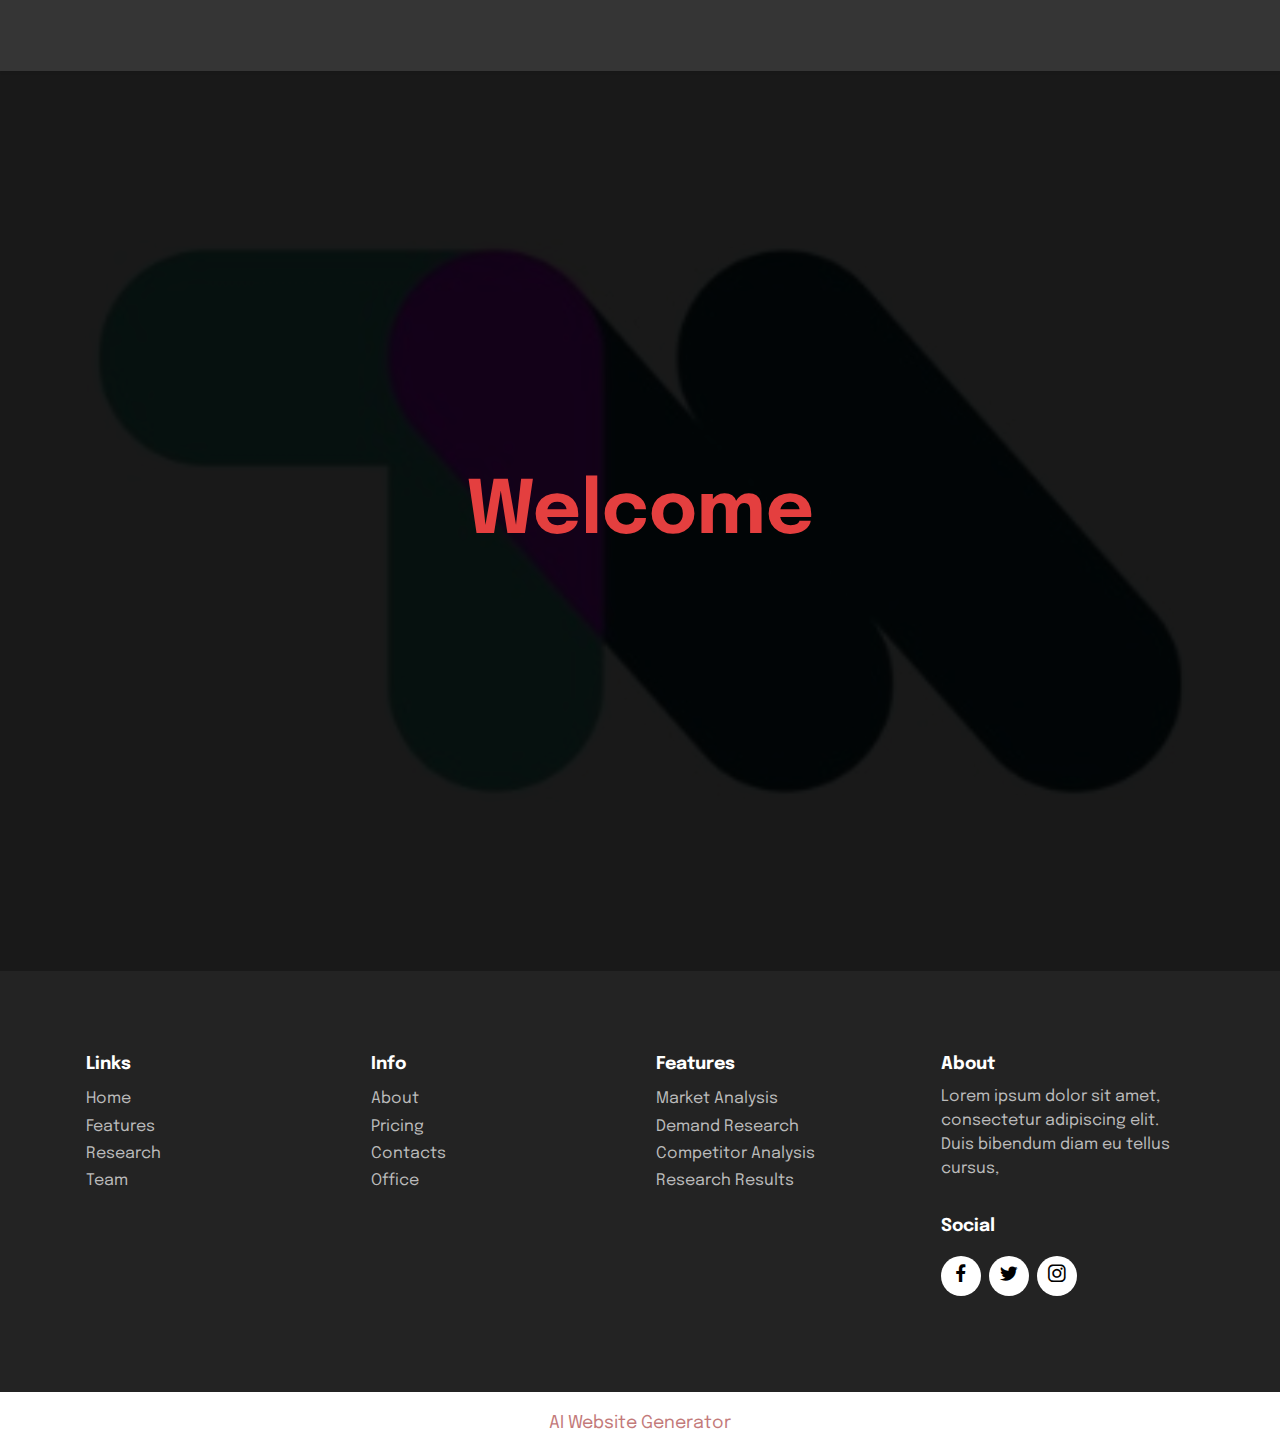
<file: index.html>
<!DOCTYPE html>
<html  >
<head>
  <!-- Site made with Mobirise Website Builder v5.6.13, https://mobirise.com -->
  <meta charset="UTF-8">
  <meta http-equiv="X-UA-Compatible" content="IE=edge">
  <meta name="generator" content="Mobirise v5.6.13, mobirise.com">
  <meta name="twitter:card" content="summary_large_image"/>
  <meta name="twitter:image:src" content="">
  <meta property="og:image" content="">
  <meta name="twitter:title" content="Home">
  <meta name="viewport" content="width=device-width, initial-scale=1, minimum-scale=1">
  <link rel="shortcut icon" href="assets/images/logo.png" type="image/x-icon">
  <meta name="description" content="">
  
  
  <title>Home</title>
  <link rel="stylesheet" href="assets/bootstrap/css/bootstrap.min.css">
  <link rel="stylesheet" href="assets/bootstrap/css/bootstrap-grid.min.css">
  <link rel="stylesheet" href="assets/bootstrap/css/bootstrap-reboot.min.css">
  <link rel="stylesheet" href="assets/dropdown/css/style.css">
  <link rel="stylesheet" href="assets/socicon/css/styles.css">
  <link rel="stylesheet" href="assets/theme/css/style.css">
  <link rel="preload" href="https://fonts.googleapis.com/css?family=Epilogue:100,200,300,400,500,600,700,800,900,100i,200i,300i,400i,500i,600i,700i,800i,900i&display=swap" as="style" onload="this.onload=null;this.rel='stylesheet'">
  <noscript><link rel="stylesheet" href="https://fonts.googleapis.com/css?family=Epilogue:100,200,300,400,500,600,700,800,900,100i,200i,300i,400i,500i,600i,700i,800i,900i&display=swap"></noscript>
  <link rel="preload" as="style" href="assets/mobirise/css/mbr-additional.css"><link rel="stylesheet" href="assets/mobirise/css/mbr-additional.css" type="text/css">
  
  
  
  
</head>
<body>
  
  <section data-bs-version="5.1" class="menu menu1 cid-sFGzlAXw3z" once="menu" id="menu1-2">
    

    <nav class="navbar navbar-dropdown navbar-expand-lg">
        <div class="container">
            <div class="navbar-brand">
                
                
            </div>
            
            
        </div>
    </nav>
</section>

<section data-bs-version="5.1" class="header2 cid-u9IGZbKBJ0 mbr-fullscreen" id="header2-0">

    

    
    <div class="mbr-overlay" style="opacity: 0.9; background-color: rgb(0, 0, 0);"></div>

    <div class="container">
        <div class="row justify-content-center">
            <div class="col-12 col-lg-7">
                <h1 class="mbr-section-title mbr-fonts-style mb-3 display-1"><strong>Welcome</strong></h1>
                
                
                
            </div>
        </div>
    </div>
</section>

<section data-bs-version="5.1" class="footer1 cid-sFGDg6hy8z" once="footers" id="footer1-7">

    
    
    <div class="container">
        <div class="row mbr-white">
            <div class="col-12 col-md-6 col-lg-3">
                <h5 class="mbr-section-subtitle mbr-fonts-style mb-2 display-7">
                    <strong>Links</strong></h5>
                <ul class="list mbr-fonts-style display-4">
                    <li class="mbr-text item-wrap">Home</li><li class="mbr-text item-wrap">Features</li><li class="mbr-text item-wrap">Research</li><li class="mbr-text item-wrap">Team</li>
                </ul>
            </div>
            <div class="col-12 col-md-6 col-lg-3">
                <h5 class="mbr-section-subtitle mbr-fonts-style mb-2 display-7">
                    <strong>Info</strong></h5>
                <ul class="list mbr-fonts-style display-4">

                    <li class="mbr-text item-wrap">About</li><li class="mbr-text item-wrap">Pricing</li><li class="mbr-text item-wrap">Contacts</li><li class="mbr-text item-wrap">Office</li>
                </ul>
            </div>
            <div class="col-12 col-md-6 col-lg-3">
                <h5 class="mbr-section-subtitle mbr-fonts-style mb-2 display-7">
                    <strong>Features</strong></h5>
                <ul class="list mbr-fonts-style display-4">
                    <li class="mbr-text item-wrap">Market Analysis
</li><li class="mbr-text item-wrap">Demand Research
</li><li class="mbr-text item-wrap">Competitor Analysis
</li><li class="mbr-text item-wrap">Research Results
</li><li class="mbr-text item-wrap"><br></li>
                </ul>
            </div>
            <div class="col-12 col-md-6 col-lg-3">
                <h5 class="mbr-section-subtitle mbr-fonts-style mb-2 display-7">
                    <strong>About</strong>
                </h5>
                <p class="mbr-text mbr-fonts-style mb-4 display-4">
                    Lorem ipsum dolor sit amet, consectetur adipiscing elit. Duis bibendum diam eu tellus cursus,</p>
                <h5 class="mbr-section-subtitle mbr-fonts-style mb-3 display-7">
                    <strong>Social</strong>
                </h5>
                <div class="social-row display-7">
                    <div class="soc-item">
                        <a href="https://twitter.com/mobirise" target="_blank">
                            <span class="mbr-iconfont socicon socicon-facebook"></span>
                        </a>
                    </div>
                    <div class="soc-item">
                        <a href="https://twitter.com/mobirise" target="_blank">
                            <span class="mbr-iconfont socicon socicon-twitter"></span>
                        </a>
                    </div>
                    <div class="soc-item">
                        <a href="https://twitter.com/mobirise" target="_blank">
                            <span class="mbr-iconfont socicon socicon-instagram"></span>
                        </a>
                    </div>
                    
                </div>
            </div>
            
        </div>
    </div>
</section><section class="display-7" style="padding: 0;align-items: center;justify-content: center;flex-wrap: wrap;    align-content: center;display: flex;position: relative;height: 4rem;"><a href="https://mobiri.se/1590666" style="flex: 1 1;height: 4rem;position: absolute;width: 100%;z-index: 1;"><img alt="" style="height: 4rem;" src="[data-uri]"></a><p style="margin: 0;text-align: center;" class="display-7">&#8204;</p><a style="z-index:1" href="https://mobirise.com/builder/ai-website-generator.html">AI Website Generator</a></section><script src="assets/bootstrap/js/bootstrap.bundle.min.js"></script>  <script src="assets/smoothscroll/smooth-scroll.js"></script>  <script src="assets/ytplayer/index.js"></script>  <script src="assets/dropdown/js/navbar-dropdown.js"></script>  <script src="assets/theme/js/script.js"></script>  
  
  
</body>
</html>
</file>
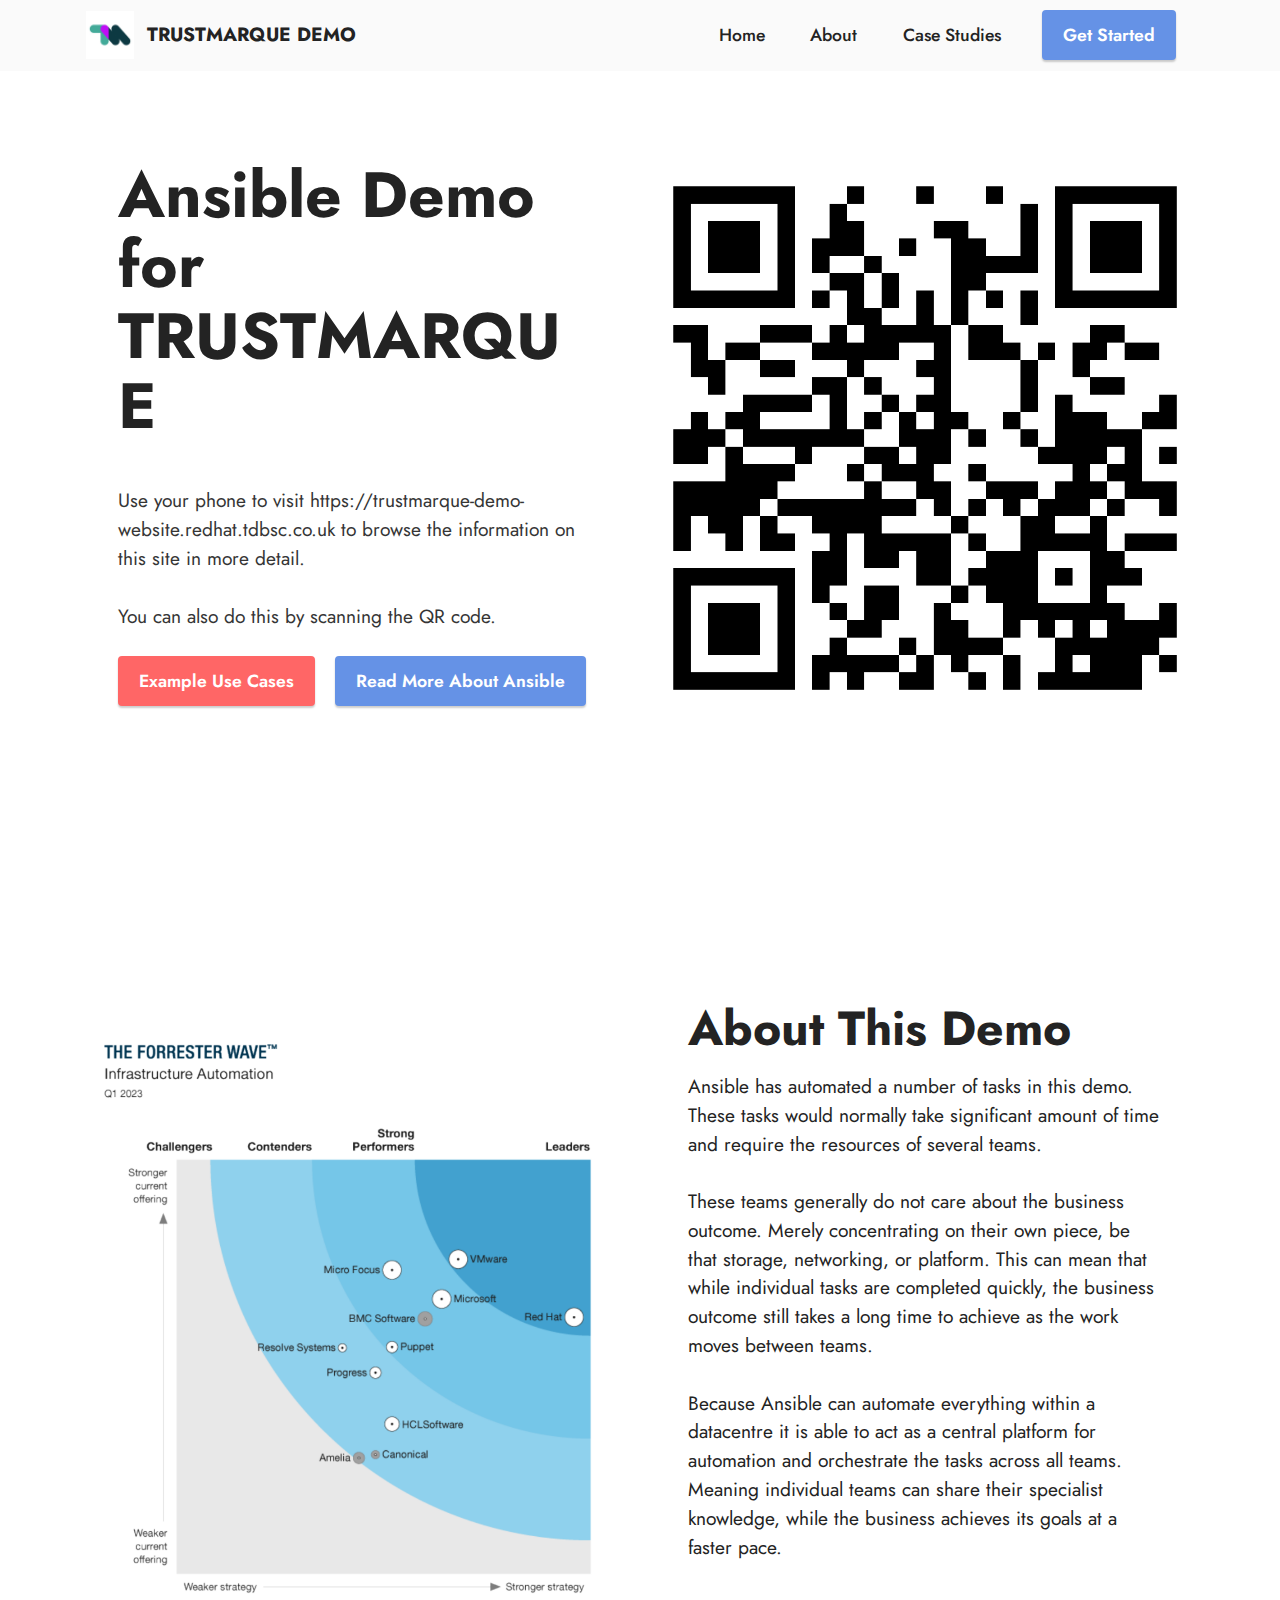
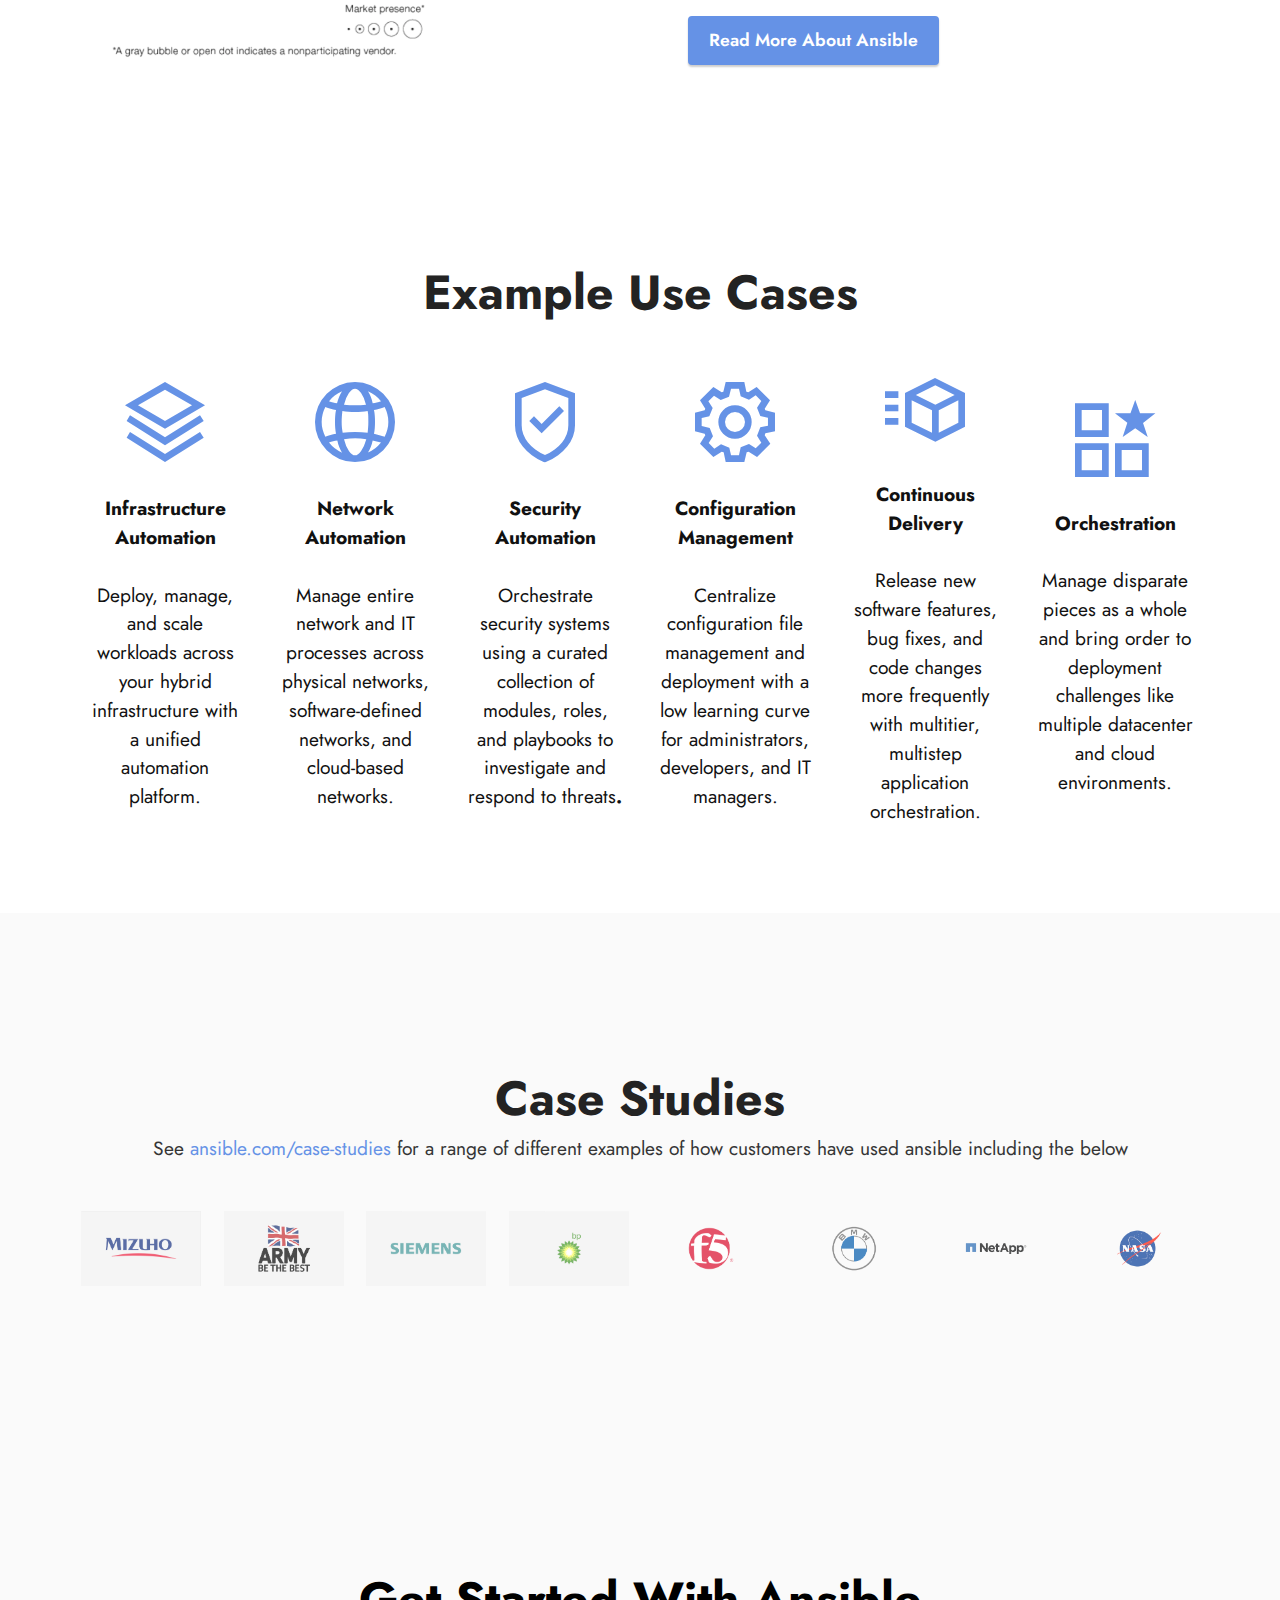
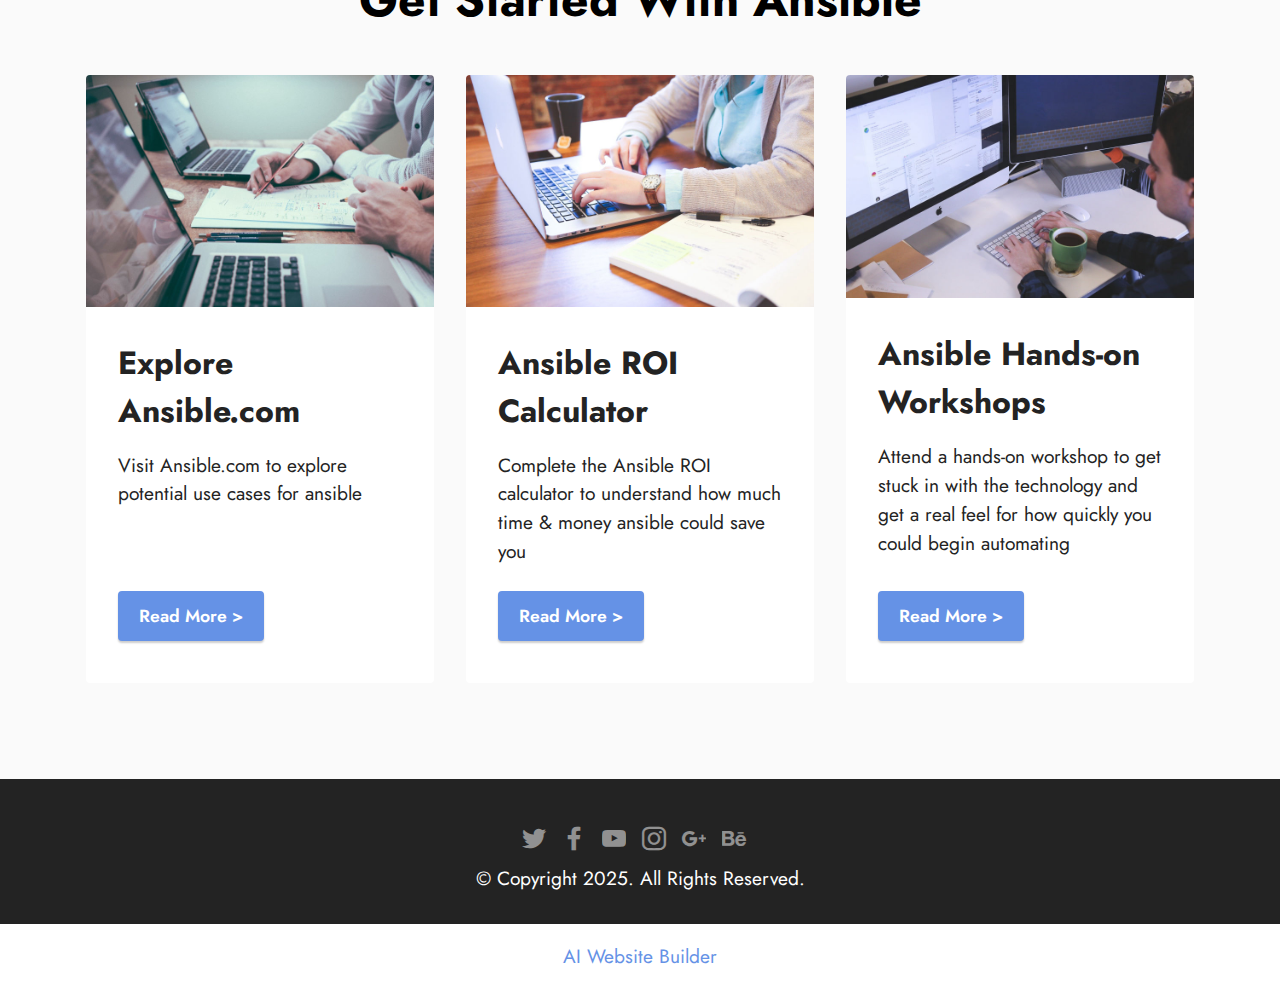
<file: tm/index.html>
<!DOCTYPE html>
<html  >
<head>
  <!-- Site made with Mobirise Website Builder v5.6.13, https://mobirise.com -->
  <meta charset="UTF-8">
  <meta http-equiv="X-UA-Compatible" content="IE=edge">
  <meta name="generator" content="Mobirise v5.6.13, mobirise.com">
  <meta name="twitter:card" content="summary_large_image"/>
  <meta name="twitter:image:src" content="">
  <meta property="og:image" content="">
  <meta name="twitter:title" content="Home">
  <meta name="viewport" content="width=device-width, initial-scale=1, minimum-scale=1">
  <link rel="shortcut icon" href="assets/images/tmlogo.jpg" type="image/x-icon">
  <meta name="description" content="">
  
  
  <title>Home</title>
  <link rel="stylesheet" href="assets/web/assets/mobirise-icons2/mobirise2.css">
  <link rel="stylesheet" href="assets/bootstrap/css/bootstrap.min.css">
  <link rel="stylesheet" href="assets/bootstrap/css/bootstrap-grid.min.css">
  <link rel="stylesheet" href="assets/bootstrap/css/bootstrap-reboot.min.css">
  <link rel="stylesheet" href="assets/dropdown/css/style.css">
  <link rel="stylesheet" href="assets/socicon/css/styles.css">
  <link rel="stylesheet" href="assets/theme/css/style.css">
  <link rel="preload" href="https://fonts.googleapis.com/css?family=Jost:100,200,300,400,500,600,700,800,900,100i,200i,300i,400i,500i,600i,700i,800i,900i&display=swap" as="style" onload="this.onload=null;this.rel='stylesheet'">
  <noscript><link rel="stylesheet" href="https://fonts.googleapis.com/css?family=Jost:100,200,300,400,500,600,700,800,900,100i,200i,300i,400i,500i,600i,700i,800i,900i&display=swap"></noscript>
  <link rel="preload" as="style" href="assets/mobirise/css/mbr-additional.css"><link rel="stylesheet" href="assets/mobirise/css/mbr-additional.css" type="text/css">
  
  
  
  
</head>
<body>
  
  <section data-bs-version="5.1" class="menu menu2 cid-sFCw1qGFAI" once="menu" id="menu2-23">
    
    <nav class="navbar navbar-dropdown navbar-expand-lg">
        <div class="container">
            <div class="navbar-brand">
                <span class="navbar-logo">
                    <a href="https://mobiri.se">
                        <img src="assets/images/tmlogo.jpg" alt="Mobirise Website Builder" style="height: 3rem;">
                    </a>
                </span>
                <span class="navbar-caption-wrap"><a class="navbar-caption text-black display-7" href="https://mobiri.se">TRUSTMARQUE DEMO</a></span>
            </div>
            <button class="navbar-toggler" type="button" data-toggle="collapse" data-bs-toggle="collapse" data-target="#navbarSupportedContent" data-bs-target="#navbarSupportedContent" aria-controls="navbarNavAltMarkup" aria-expanded="false" aria-label="Toggle navigation">
                <div class="hamburger">
                    <span></span>
                    <span></span>
                    <span></span>
                    <span></span>
                </div>
            </button>
            <div class="collapse navbar-collapse" id="navbarSupportedContent">
                <ul class="navbar-nav nav-dropdown" data-app-modern-menu="true"><li class="nav-item"><a class="nav-link link text-black text-primary display-4" href="index.html#header14-1f">Home</a></li><li class="nav-item"><a class="nav-link link text-black text-primary display-4" href="index.html#header14-1j">About</a></li>
                    
                    <li class="nav-item"><a class="nav-link link text-black text-primary display-4" href="index.html#clients1-1u">Case Studies</a></li></ul>
                
                <div class="navbar-buttons mbr-section-btn"><a class="btn btn-primary display-4" href="index.html#features3-1p">
                        Get Started</a></div>
            </div>
        </div>
    </nav>
</section>

<section data-bs-version="5.1" class="header14 cid-sFzxmVl7J6" id="header14-1f">

    

    

    <div class="container">
        <div class="row justify-content-center align-items-center">
            <div class="col-12 col-md-6 image-wrapper">
                <img src="assets/images/qrcode.png" alt="Mobirise Website Builder">
            </div>
            <div class="col-12 col-md">
                <div class="text-wrapper">
                    <h1 class="mbr-section-title mbr-fonts-style mb-3 display-1"><strong>Ansible Demo for TRUSTMARQUE</strong></h1>
                    <p class="mbr-text mbr-fonts-style display-7">
                        <br>Use your phone to visit https://trustmarque-demo-website.redhat.tdbsc.co.uk to browse the information on this site in more detail.<br><br>You can also do this by scanning the QR code.&nbsp;</p>
                    <div class="mbr-section-btn mt-3"><a class="btn btn-secondary display-4" href="index.html#features14-1">Example Use Cases</a>
                        <a class="btn btn-primary display-4" href="index.html#features3-1p">Read More About Ansible</a></div>
                </div>
            </div>
        </div>
    </div>
</section>

<section data-bs-version="5.1" class="header14 cid-sFzz5E692j" id="header14-1j">

    

    

    <div class="container">
        <div class="row justify-content-center align-items-center">
            <div class="col-12 col-md-6 image-wrapper">
                <img src="assets/images/ansible-fw.png" alt="Mobirise Website Builder">
            </div>
            <div class="col-12 col-md">
                <div class="text-wrapper">
                    <h1 class="mbr-section-title mbr-fonts-style mb-3 display-2">
                        <strong>About This Demo</strong></h1>
                    <p class="mbr-text mbr-fonts-style display-7">Ansible has automated a number of tasks in this demo. These tasks would normally take significant amount of time and require the resources of several teams.<br><br>These teams generally do not care about the business outcome. Merely concentrating on their own piece, be that storage, networking, or platform. This can mean that while individual tasks are completed quickly, the business outcome still takes a long time to achieve as the work moves between teams.<br><br>Because Ansible can automate everything within a datacentre it is able to act as a central platform for automation and orchestrate the tasks across all teams. Meaning individual teams can share their specialist knowledge, while the business achieves its goals at a faster pace.<br><br></p>
                    <div class="mbr-section-btn mt-3"><a class="btn btn-primary display-4" href="index.html#features3-1p">Read More About Ansible</a></div>
                </div>
            </div>
        </div>
    </div>
</section>

<section data-bs-version="5.1" class="features13 cid-tzf4ApDmRq" id="features14-1">
    

    
    
    <div class="container">
        <div class="row">
            <div class="col-12">
                <h3 class="mbr-section-title align-center mb-4 mbr-fonts-style display-2"><strong>Example Use Cases</strong><strong><br></strong></h3>
            </div>
            <div class="card col-12 col-md-4 col-lg-2 p-3">
                <div class="card-wrapper">
                    <div class="card-box align-center">
                        <a href="https://www.ansible.com/use-cases/infrastructure?hsLang=en-us"><span class="mbr-iconfont mobi-mbri-layers mobi-mbri"></span></a>
                        <h4 class="card-title align-center mbr-black mbr-fonts-style display-7">
                            <strong>Infrastructure Automation</strong><br><br>Deploy, manage, and scale workloads across your hybrid infrastructure with a unified automation platform.</h4>
                    </div>
                </div>
            </div>
            <div class="card p-3 col-12 col-md-4 col-lg-2">
                <div class="card-wrapper">
                    <div class="card-box align-center">
                        <a href="https://www.ansible.com/use-cases/network-automation?hsLang=en-us"><span class="mbr-iconfont mobi-mbri-globe-2 mobi-mbri"></span></a>
                        <h4 class="card-title align-center mbr-black mbr-fonts-style display-7">
                            <strong>Network Automation</strong><br><br>Manage entire network and IT processes across physical networks, software-defined networks, and cloud-based networks.</h4>
                    </div>
                </div>
            </div>
            <div class="card p-3 col-12 col-md-4 col-lg-2">
                <div class="card-wrapper">
                    <div class="card-box align-center">
                        <a href="https://www.ansible.com/use-cases/security-automation?hsLang=en-us"><span class="mbr-iconfont mobi-mbri-protect mobi-mbri"></span></a>
                        <h4 class="card-title align-center mbr-black mbr-fonts-style display-7">
                            <strong>Security Automation</strong><br><br>Orchestrate security systems using a curated collection of modules, roles, and playbooks to investigate and respond to threats<strong>.</strong></h4>
                    </div>
                </div>
            </div>
            <div class="card p-3 col-12 col-md-4 col-lg-2">
                <div class="card-wrapper">
                    <div class="card-box align-center">
                        <a href="https://www.ansible.com/use-cases/configuration-management?hsLang=en-us"><span class="mbr-iconfont mobi-mbri-setting mobi-mbri"></span></a>
                        <h4 class="card-title align-center mbr-black mbr-fonts-style display-7">
                            <strong>Configuration Management</strong><br><br>Centralize configuration file management and deployment with a low learning curve for administrators, developers, and IT managers.</h4>
                    </div>
                </div>
            </div>
            <div class="card p-3 col-12 col-md-4 col-lg-2">
                <div class="card-wrapper">
                    <div class="card-box align-center">
                        <a href="https://www.ansible.com/use-cases/continuous-delivery?hsLang=en-us"><span class="mbr-iconfont mobi-mbri-delivery mobi-mbri"></span></a>
                        <h4 class="card-title align-center mbr-black mbr-fonts-style display-7">
                            <strong>Continuous Delivery</strong><br><br>Release new software features, bug fixes, and code changes more frequently with multitier, multistep application orchestration.</h4>
                    </div>
                </div>
            </div>
            <div class="card p-3 col-12 col-md-4 col-lg-2">
                <div class="card-wrapper">
                    <div class="card-box align-center">
                        <a href="https://www.ansible.com/use-cases/orchestration?hsLang=en-us"><span class="mbr-iconfont mobi-mbri-features mobi-mbri"></span></a>
                        <h4 class="card-title align-center mbr-black mbr-fonts-style display-7">
                            <strong>Orchestration</strong><br><br>Manage disparate pieces as a whole and bring order to deployment challenges like multiple datacenter and cloud environments.</h4>
                    </div>
                </div>
            </div>
        </div>
    </div>
</section>

<section data-bs-version="5.1" class="clients1 cid-sFAw7z51L3" id="clients1-1u">
    
    <div class="images-container container">
        <div class="mbr-section-head">
            <h3 class="mbr-section-title mbr-fonts-style align-center mb-0 display-2">
                <strong>Case Studies</strong></h3>
            <h4 class="mbr-section-subtitle mbr-fonts-style align-center mb-0 mt-2 display-7">See <a href="https://www.ansible.com/resources/case-studies" class="text-primary">ansible.com/case-studies</a> for a range of different examples of how customers have used ansible including the below</h4>
            
        </div>
        <div class="row justify-content-center mt-4">
            <div class="col-md-3 card">
                <a href="https://www.redhat.com/en/about/press-releases/mizuho-information-research-institute-adopts-red-hat-ansible-automation-platform-speed-private-cloud-infrastructure-configuration"><img src="assets/images/mizuho-case-study.png" alt="Mobirise Website Builder"></a>
            </div>
            <div class="col-md-3 card">
                <a href="https://www.redhat.com/en/about/videos/british-army-speeds-service-delivery-red-hat?extIdCarryOver=true&sc_cid=701f2000001OH6uAAG"><img src="assets/images/british-army-case-study-video.png" alt="Mobirise Website Builder"></a>
            </div>
            <div class="col-md-3 card">
                <a href="https://www.ansible.com/success-stories/siemens?hsLang=en-us"><img src="assets/images/siemens-case-study-video.png" alt="Mobirise Website Builder"></a>
            </div>
            <div class="col-md-3 card">
                <a href="https://www.redhat.com/en/success-stories/bp"><img src="assets/images/bp-case-study.png" alt="Mobirise Website Builder"></a>
            </div>
            <div class="col-md-3 card">
                <a href="https://www.redhat.com/cms/managed-files/pa-F5-partner-case-study-f22493pr-202004-en_0.pdf"><img src="assets/images/success-story-thumb-f5.webp" alt="Mobirise Website Builder"></a>
            </div>
            <div class="col-md-3 card">
                <a href="https://www.redhat.com/en/success-stories/bmwgroup"><img src="assets/images/success-story-thumb-bmw.webp" alt="Mobirise Website Builder"></a>
            </div>
            <div class="col-md-3 card">
                <a href="https://www.ansible.com/hubfs/2018_Content/RH-netapp-case-study.pdf?hsLang=en-us"><img src="assets/images/success-story-thumb-netapp.png" alt="Mobirise Website Builder"></a>
            </div>
            <div class="col-md-3 card">
                <a href="https://www.ansible.com/hubfs/pdf/Ansible-Case-Study-NASA.pdf?hsLang=en-us"><img src="assets/images/success-story-thumb-nasa.png" alt="Mobirise Website Builder"></a>
            </div>
        </div>
    </div>
</section>

<section data-bs-version="5.1" class="features3 cid-sFzFvgBfc0" id="features3-1p">
    
    
    <div class="container">
        <div class="mbr-section-head">
            <h4 class="mbr-section-title mbr-fonts-style align-center mb-5 display-2">
                <strong>Get Started With Ansible</strong></h4>
            
        </div>
        <div class="row mt-4">
            <div class="item features-image сol-12 col-md-6 col-lg-4 active">
                <div class="item-wrapper">
                    <div class="item-img">
                        <img src="assets/images/mbr-1-816x544.jpg" alt="Mobirise Website Builder" data-slide-to="0" data-bs-slide-to="0">
                    </div>
                    <div class="item-content">
                        <h5 class="item-title mbr-fonts-style display-5"><strong>Explore Ansible.com</strong></h5>
                        
                        <p class="mbr-text mbr-fonts-style mt-3 display-7">Visit Ansible.com to explore potential use cases for ansible</p>
                    </div>
                    <div class="mbr-section-btn item-footer mt-2"><a href="https://www.ansible.com/use-cases" class="btn item-btn btn-primary display-4" target="_blank">Read More &gt;</a></div>
                </div>
            </div><div class="item features-image сol-12 col-md-6 col-lg-4">
                <div class="item-wrapper">
                    <div class="item-img">
                        <img src="assets/images/mbr-816x544.jpg" alt="Mobirise Website Builder" data-slide-to="1" data-bs-slide-to="1">
                    </div>
                    <div class="item-content">
                        <h5 class="item-title mbr-fonts-style display-5"><strong>Ansible ROI Calculator</strong></h5>
                        
                        <p class="mbr-text mbr-fonts-style mt-3 display-7">Complete the Ansible ROI calculator to understand how much time &amp; money ansible could save you</p>
                    </div>
                    <div class="mbr-section-btn item-footer mt-2"><a href="https://www.redhat.com/savetime" class="btn item-btn btn-primary display-4" target="_blank">Read More
                            &gt;</a></div>
                </div>
            </div>
            
            <div class="item features-image сol-12 col-md-6 col-lg-4">
                <div class="item-wrapper">
                    <div class="item-img">
                        <img src="assets/images/mbr-816x524.jpg" alt="Mobirise Website Builder">
                    </div>
                    <div class="item-content">
                        <h5 class="item-title mbr-fonts-style display-5"><strong>Ansible Hands-on Workshops</strong></h5>
                        
                        <p class="mbr-text mbr-fonts-style mt-3 display-7">Attend a hands-on workshop to get stuck in with the technology and get a real feel for how quickly you could begin automating</p>
                    </div>
                    <div class="mbr-section-btn item-footer mt-2"><a href="https://www.redhat.com/en/events" class="btn item-btn btn-primary display-4" target="_blank">Read More &gt;</a></div>
                </div>
            </div>
        </div>
    </div>
</section>

<section data-bs-version="5.1" class="footer3 cid-sFCygHrmNf" once="footers" id="footer3-24">

    

    

    <div class="container">
        <div class="row align-center mbr-white">
            <div class="row row-links">
                <ul class="foot-menu">
                    
                    
                    
                    
                    
                <li class="foot-menu-item mbr-fonts-style display-7"></li><li class="foot-menu-item mbr-fonts-style display-7"></li><li class="foot-menu-item mbr-fonts-style display-7"></li><li class="foot-menu-item mbr-fonts-style display-7"></li><li class="foot-menu-item mbr-fonts-style display-7"></li><li class="foot-menu-item mbr-fonts-style display-7"></li></ul>
            </div>
            <div class="row social-row">
                <div class="social-list align-right pb-2">
                    
                    
                    
                    
                    
                    
                <div class="soc-item">
                        <a href="https://twitter.com/mobirise" target="_blank">
                            <span class="socicon-twitter socicon mbr-iconfont mbr-iconfont-social"></span>
                        </a>
                    </div><div class="soc-item">
                        <a href="https://www.facebook.com/pages/Mobirise/1616226671953247" target="_blank">
                            <span class="socicon-facebook socicon mbr-iconfont mbr-iconfont-social"></span>
                        </a>
                    </div><div class="soc-item">
                        <a href="https://www.youtube.com/c/mobirise" target="_blank">
                            <span class="socicon-youtube socicon mbr-iconfont mbr-iconfont-social"></span>
                        </a>
                    </div><div class="soc-item">
                        <a href="https://instagram.com/mobirise" target="_blank">
                            <span class="socicon-instagram socicon mbr-iconfont mbr-iconfont-social"></span>
                        </a>
                    </div><div class="soc-item">
                        <a href="https://plus.google.com/u/0/+Mobirise" target="_blank">
                            <span class="socicon-googleplus socicon mbr-iconfont mbr-iconfont-social"></span>
                        </a>
                    </div><div class="soc-item">
                        <a href="https://www.behance.net/Mobirise" target="_blank">
                            <span class="socicon-behance socicon mbr-iconfont mbr-iconfont-social"></span>
                        </a>
                    </div></div>
            </div>
            <div class="row row-copirayt">
                <p class="mbr-text mb-0 mbr-fonts-style mbr-white align-center display-7">
                    © Copyright 2025. All Rights Reserved.
                </p>
            </div>
        </div>
    </div>
</section><section class="display-7" style="padding: 0;align-items: center;justify-content: center;flex-wrap: wrap;    align-content: center;display: flex;position: relative;height: 4rem;"><a href="https://mobiri.se/1590666" style="flex: 1 1;height: 4rem;position: absolute;width: 100%;z-index: 1;"><img alt="" style="height: 4rem;" src="[data-uri]"></a><p style="margin: 0;text-align: center;" class="display-7">&#8204;</p><a style="z-index:1" href="https://mobirise.com/builder/ai-website-builder.html">AI Website Builder</a></section><script src="assets/bootstrap/js/bootstrap.bundle.min.js"></script>  <script src="assets/smoothscroll/smooth-scroll.js"></script>  <script src="assets/ytplayer/index.js"></script>  <script src="assets/dropdown/js/navbar-dropdown.js"></script>  <script src="assets/theme/js/script.js"></script>  
  
  
</body>
</html>
</file>
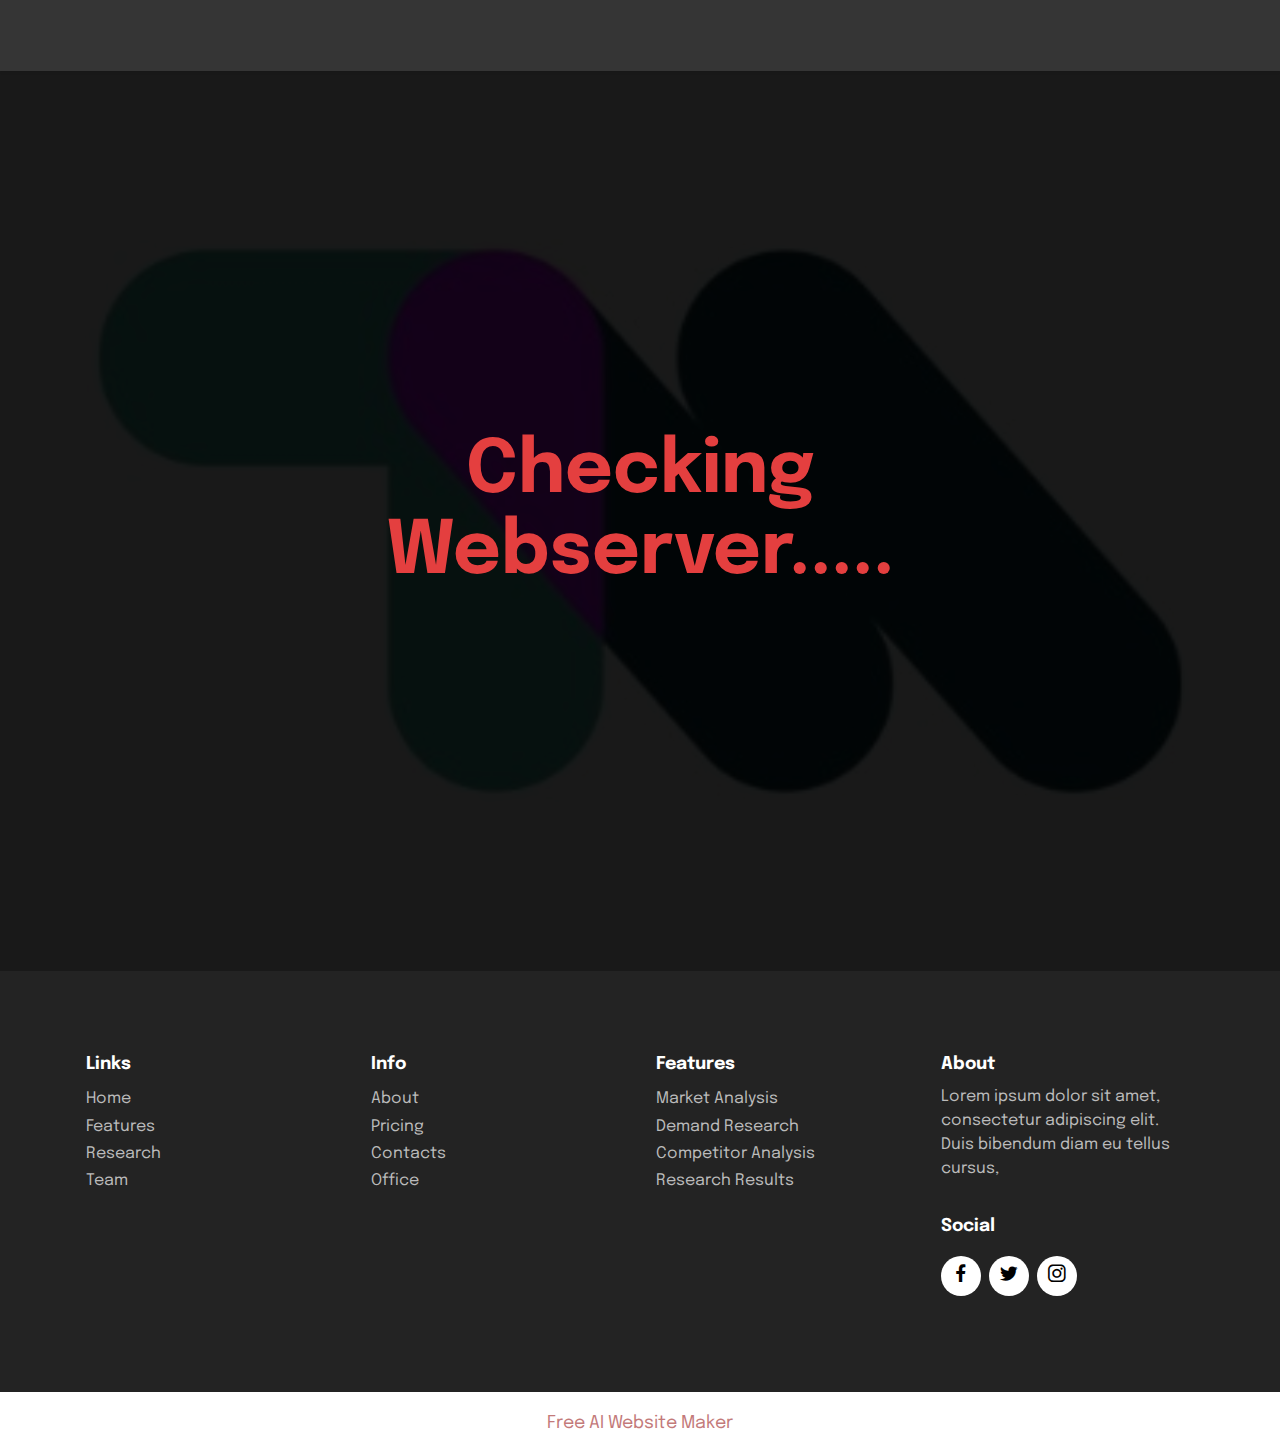
<file: checking-webserver.html>
<!DOCTYPE html>
<html  >
<head>
  <!-- Site made with Mobirise Website Builder v5.6.13, https://mobirise.com -->
  <meta charset="UTF-8">
  <meta http-equiv="X-UA-Compatible" content="IE=edge">
  <meta name="generator" content="Mobirise v5.6.13, mobirise.com">
  <meta name="twitter:card" content="summary_large_image"/>
  <meta name="twitter:image:src" content="">
  <meta property="og:image" content="">
  <meta name="twitter:title" content="checking-webserver">
  <meta name="viewport" content="width=device-width, initial-scale=1, minimum-scale=1">
  <link rel="shortcut icon" href="assets/images/logo.png" type="image/x-icon">
  <meta name="description" content="">
  
  
  <title>checking-webserver</title>
  <link rel="stylesheet" href="assets/bootstrap/css/bootstrap.min.css">
  <link rel="stylesheet" href="assets/bootstrap/css/bootstrap-grid.min.css">
  <link rel="stylesheet" href="assets/bootstrap/css/bootstrap-reboot.min.css">
  <link rel="stylesheet" href="assets/dropdown/css/style.css">
  <link rel="stylesheet" href="assets/socicon/css/styles.css">
  <link rel="stylesheet" href="assets/theme/css/style.css">
  <link rel="preload" href="https://fonts.googleapis.com/css?family=Epilogue:100,200,300,400,500,600,700,800,900,100i,200i,300i,400i,500i,600i,700i,800i,900i&display=swap" as="style" onload="this.onload=null;this.rel='stylesheet'">
  <noscript><link rel="stylesheet" href="https://fonts.googleapis.com/css?family=Epilogue:100,200,300,400,500,600,700,800,900,100i,200i,300i,400i,500i,600i,700i,800i,900i&display=swap"></noscript>
  <link rel="preload" as="style" href="assets/mobirise/css/mbr-additional.css"><link rel="stylesheet" href="assets/mobirise/css/mbr-additional.css" type="text/css">
  
  
  
  
</head>
<body>
  
  <section data-bs-version="5.1" class="menu menu1 cid-u9JycTG4Uv" once="menu" id="menu1-1">
    

    <nav class="navbar navbar-dropdown navbar-expand-lg">
        <div class="container">
            <div class="navbar-brand">
                
                
            </div>
            
            
        </div>
    </nav>
</section>

<section data-bs-version="5.1" class="header2 cid-u9JycU8l0M mbr-fullscreen" id="header2-2">

    

    
    <div class="mbr-overlay" style="opacity: 0.9; background-color: rgb(0, 0, 0);"></div>

    <div class="container">
        <div class="row justify-content-center">
            <div class="col-12 col-lg-7">
                <h1 class="mbr-section-title mbr-fonts-style mb-3 display-1"><strong>Checking Webserver.....</strong></h1>
                
                
                
            </div>
        </div>
    </div>
</section>

<section data-bs-version="5.1" class="footer1 cid-u9JycUpNvU" once="footers" id="footer1-3">

    
    
    <div class="container">
        <div class="row mbr-white">
            <div class="col-12 col-md-6 col-lg-3">
                <h5 class="mbr-section-subtitle mbr-fonts-style mb-2 display-7">
                    <strong>Links</strong></h5>
                <ul class="list mbr-fonts-style display-4">
                    <li class="mbr-text item-wrap">Home</li><li class="mbr-text item-wrap">Features</li><li class="mbr-text item-wrap">Research</li><li class="mbr-text item-wrap">Team</li>
                </ul>
            </div>
            <div class="col-12 col-md-6 col-lg-3">
                <h5 class="mbr-section-subtitle mbr-fonts-style mb-2 display-7">
                    <strong>Info</strong></h5>
                <ul class="list mbr-fonts-style display-4">

                    <li class="mbr-text item-wrap">About</li><li class="mbr-text item-wrap">Pricing</li><li class="mbr-text item-wrap">Contacts</li><li class="mbr-text item-wrap">Office</li>
                </ul>
            </div>
            <div class="col-12 col-md-6 col-lg-3">
                <h5 class="mbr-section-subtitle mbr-fonts-style mb-2 display-7">
                    <strong>Features</strong></h5>
                <ul class="list mbr-fonts-style display-4">
                    <li class="mbr-text item-wrap">Market Analysis
</li><li class="mbr-text item-wrap">Demand Research
</li><li class="mbr-text item-wrap">Competitor Analysis
</li><li class="mbr-text item-wrap">Research Results
</li><li class="mbr-text item-wrap"><br></li>
                </ul>
            </div>
            <div class="col-12 col-md-6 col-lg-3">
                <h5 class="mbr-section-subtitle mbr-fonts-style mb-2 display-7">
                    <strong>About</strong>
                </h5>
                <p class="mbr-text mbr-fonts-style mb-4 display-4">
                    Lorem ipsum dolor sit amet, consectetur adipiscing elit. Duis bibendum diam eu tellus cursus,</p>
                <h5 class="mbr-section-subtitle mbr-fonts-style mb-3 display-7">
                    <strong>Social</strong>
                </h5>
                <div class="social-row display-7">
                    <div class="soc-item">
                        <a href="https://twitter.com/mobirise" target="_blank">
                            <span class="mbr-iconfont socicon socicon-facebook"></span>
                        </a>
                    </div>
                    <div class="soc-item">
                        <a href="https://twitter.com/mobirise" target="_blank">
                            <span class="mbr-iconfont socicon socicon-twitter"></span>
                        </a>
                    </div>
                    <div class="soc-item">
                        <a href="https://twitter.com/mobirise" target="_blank">
                            <span class="mbr-iconfont socicon socicon-instagram"></span>
                        </a>
                    </div>
                    
                </div>
            </div>
            
        </div>
    </div>
</section><section class="display-7" style="padding: 0;align-items: center;justify-content: center;flex-wrap: wrap;    align-content: center;display: flex;position: relative;height: 4rem;"><a href="https://mobiri.se/1590666" style="flex: 1 1;height: 4rem;position: absolute;width: 100%;z-index: 1;"><img alt="" style="height: 4rem;" src="[data-uri]"></a><p style="margin: 0;text-align: center;" class="display-7">&#8204;</p><a style="z-index:1" href="https://mobirise.com/builder/ai-website-maker.html">Free AI Website Maker</a></section><script src="assets/bootstrap/js/bootstrap.bundle.min.js"></script>  <script src="assets/smoothscroll/smooth-scroll.js"></script>  <script src="assets/ytplayer/index.js"></script>  <script src="assets/dropdown/js/navbar-dropdown.js"></script>  <script src="assets/theme/js/script.js"></script>  
  
  
</body>
</html>
</file>
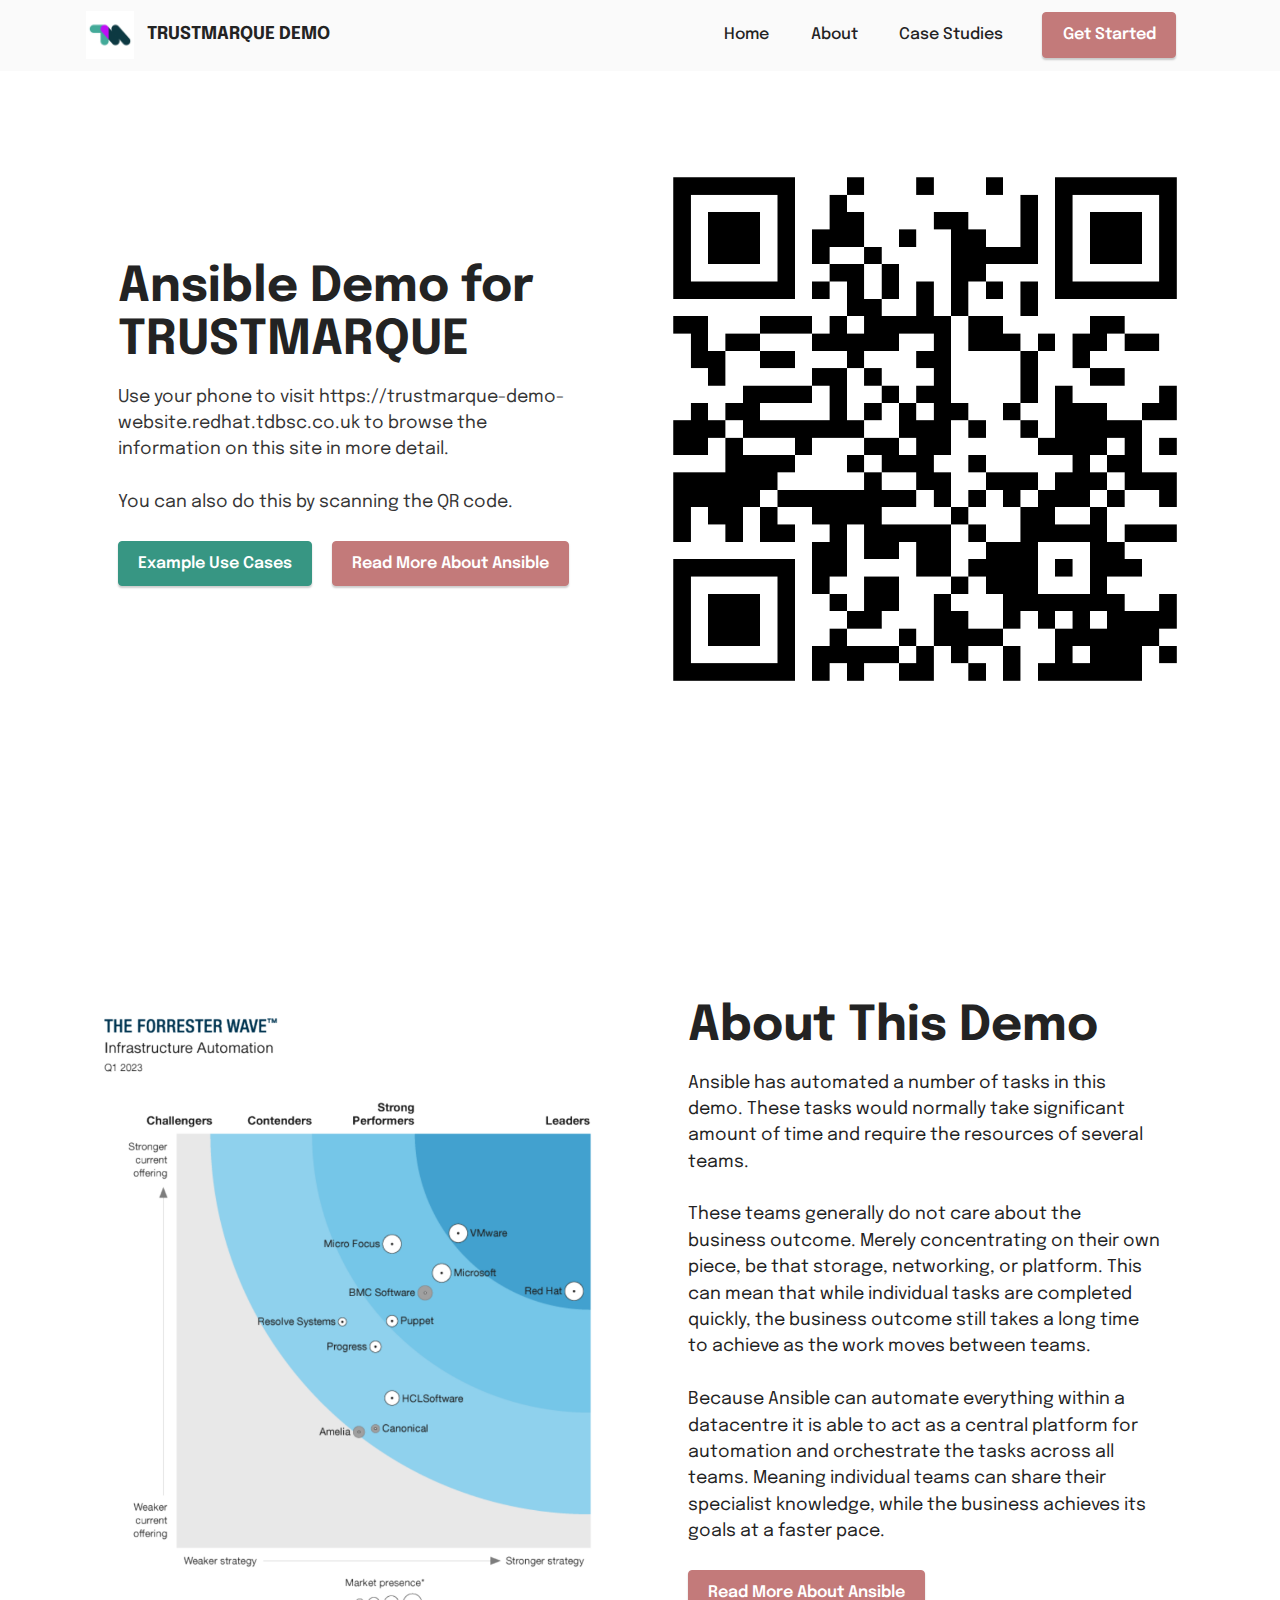
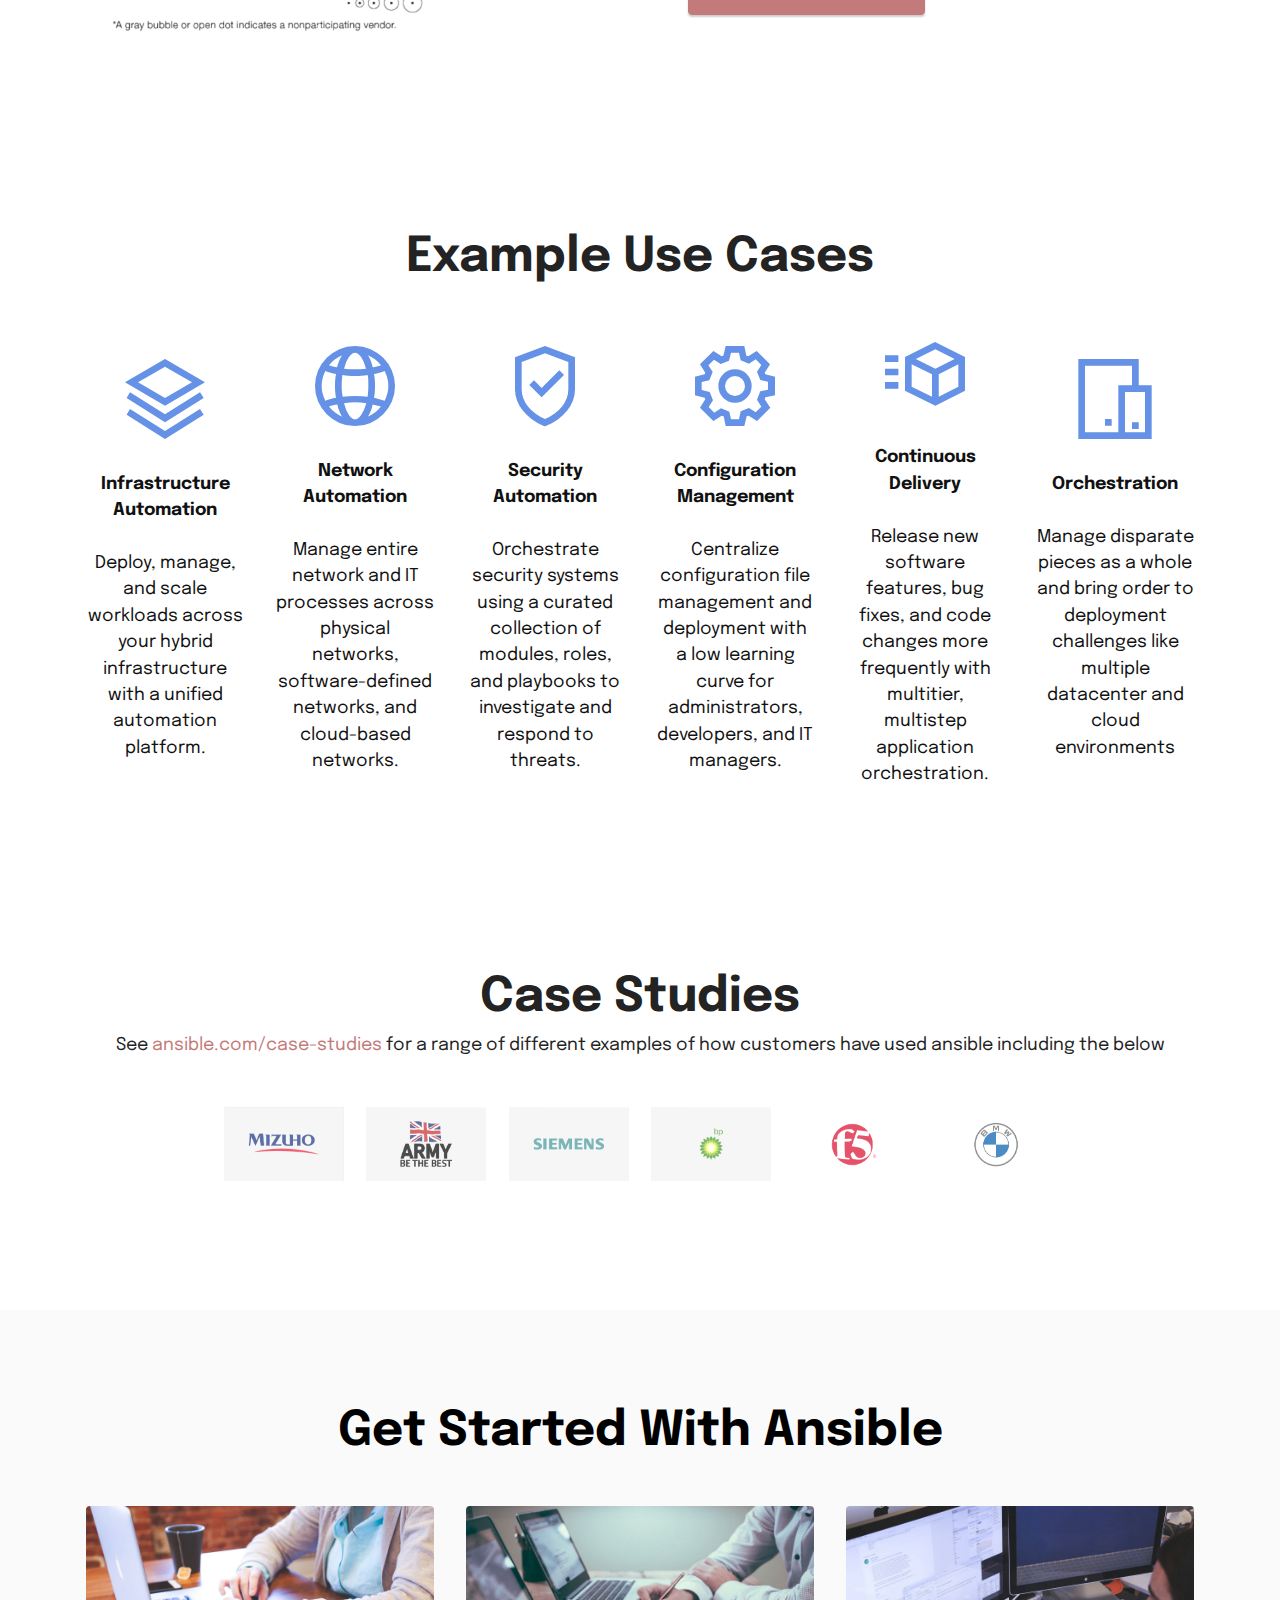
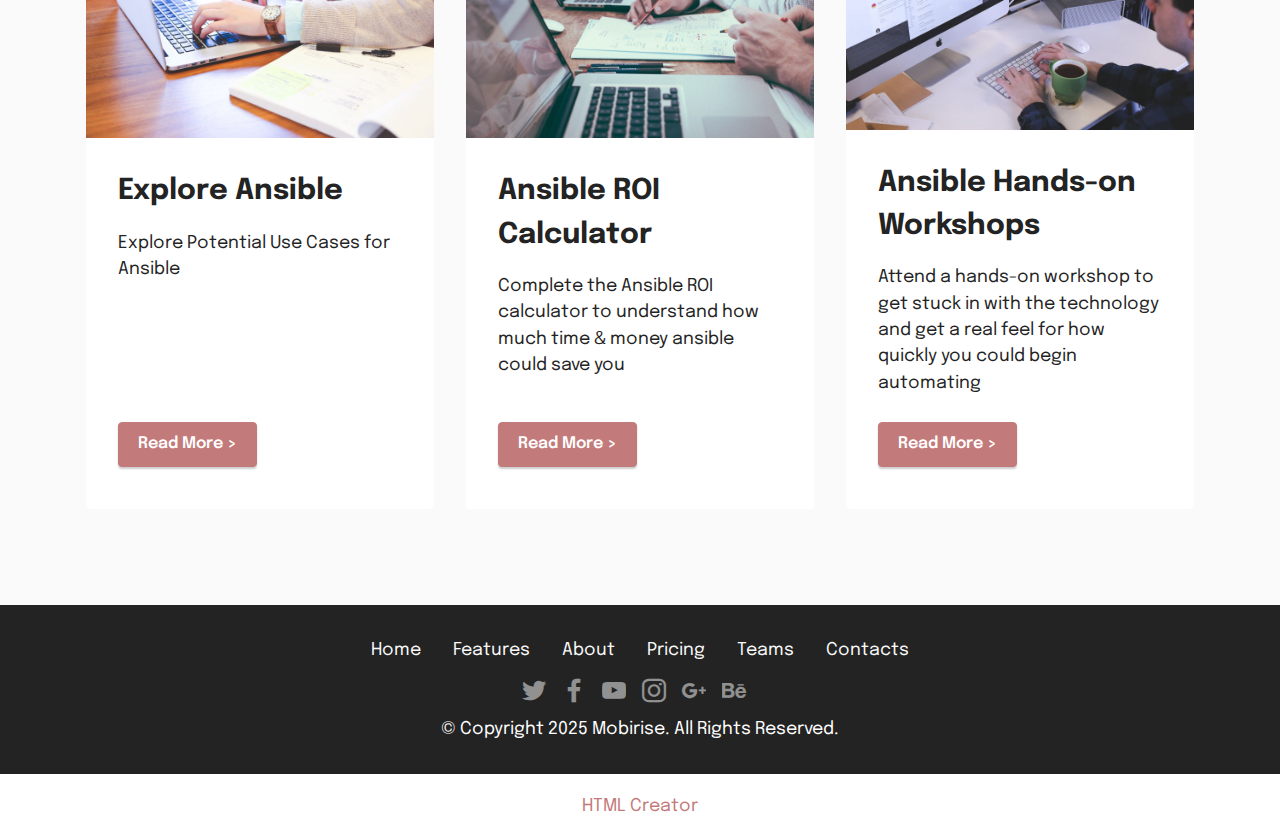
<file: complete-site.html>
<!DOCTYPE html>
<html  >
<head>
  <!-- Site made with Mobirise Website Builder v5.6.13, https://mobirise.com -->
  <meta charset="UTF-8">
  <meta http-equiv="X-UA-Compatible" content="IE=edge">
  <meta name="generator" content="Mobirise v5.6.13, mobirise.com">
  <meta name="twitter:card" content="summary_large_image"/>
  <meta name="twitter:image:src" content="">
  <meta property="og:image" content="">
  <meta name="twitter:title" content="complete-site">
  <meta name="viewport" content="width=device-width, initial-scale=1, minimum-scale=1">
  <link rel="shortcut icon" href="assets/images/logo.png" type="image/x-icon">
  <meta name="description" content="">
  
  
  <title>complete-site</title>
  <link rel="stylesheet" href="assets/web/assets/mobirise-icons2/mobirise2.css">
  <link rel="stylesheet" href="assets/bootstrap/css/bootstrap.min.css">
  <link rel="stylesheet" href="assets/bootstrap/css/bootstrap-grid.min.css">
  <link rel="stylesheet" href="assets/bootstrap/css/bootstrap-reboot.min.css">
  <link rel="stylesheet" href="assets/dropdown/css/style.css">
  <link rel="stylesheet" href="assets/socicon/css/styles.css">
  <link rel="stylesheet" href="assets/theme/css/style.css">
  <link rel="preload" href="https://fonts.googleapis.com/css?family=Epilogue:100,200,300,400,500,600,700,800,900,100i,200i,300i,400i,500i,600i,700i,800i,900i&display=swap" as="style" onload="this.onload=null;this.rel='stylesheet'">
  <noscript><link rel="stylesheet" href="https://fonts.googleapis.com/css?family=Epilogue:100,200,300,400,500,600,700,800,900,100i,200i,300i,400i,500i,600i,700i,800i,900i&display=swap"></noscript>
  <link rel="preload" as="style" href="assets/mobirise/css/mbr-additional.css"><link rel="stylesheet" href="assets/mobirise/css/mbr-additional.css" type="text/css">
  
  
  
  
</head>
<body>
  
  <section data-bs-version="5.1" class="menu menu2 cid-sFCw1qGFAI" once="menu" id="menu2-23">
    
    <nav class="navbar navbar-dropdown navbar-expand-lg">
        <div class="container">
            <div class="navbar-brand">
                <span class="navbar-logo">
                    <a href="complete-site.html">
                        <img src="assets/images/tmlogo-1.jpg" alt="Mobirise Website Builder" style="height: 3rem;">
                    </a>
                </span>
                <span class="navbar-caption-wrap"><a class="navbar-caption text-black text-primary display-7" href="complete-site.html">TRUSTMARQUE DEMO</a></span>
            </div>
            <button class="navbar-toggler" type="button" data-toggle="collapse" data-bs-toggle="collapse" data-target="#navbarSupportedContent" data-bs-target="#navbarSupportedContent" aria-controls="navbarNavAltMarkup" aria-expanded="false" aria-label="Toggle navigation">
                <div class="hamburger">
                    <span></span>
                    <span></span>
                    <span></span>
                    <span></span>
                </div>
            </button>
            <div class="collapse navbar-collapse" id="navbarSupportedContent">
                <ul class="navbar-nav nav-dropdown" data-app-modern-menu="true"><li class="nav-item"><a class="nav-link link text-black text-primary display-4" href="complete-site.html">Home</a></li>
                    <li class="nav-item"><a class="nav-link link text-black text-primary display-4" href="complete-site.html#header14-1j">About</a></li>
                    <li class="nav-item"><a class="nav-link link text-black text-primary display-4" href="complete-site.html#clients1-l">Case Studies</a></li></ul>
                
                <div class="navbar-buttons mbr-section-btn"><a class="btn btn-primary display-4" href="complete-site.html#features3-1p">
                        Get Started</a></div>
            </div>
        </div>
    </nav>
</section>

<section data-bs-version="5.1" class="header14 cid-sFzxmVl7J6" id="header14-1f">

    

    

    <div class="container">
        <div class="row justify-content-center align-items-center">
            <div class="col-12 col-md-6 image-wrapper">
                <img src="assets/images/qrcode.png" alt="Mobirise Website Builder">
            </div>
            <div class="col-12 col-md">
                <div class="text-wrapper">
                    <h1 class="mbr-section-title mbr-fonts-style mb-3 display-2"><strong>Ansible Demo for TRUSTMARQUE</strong></h1>
                    <p class="mbr-text mbr-fonts-style display-7">Use your phone to visit https://trustmarque-demo-website.redhat.tdbsc.co.uk to browse the information on this site in more detail.
<br>
<br>You can also do this by scanning the QR code.</p>
                    <div class="mbr-section-btn mt-3"><a class="btn btn-secondary display-4" href="complete-site.html#features14-j">Example Use Cases</a>
                        <a class="btn btn-primary display-4" href="complete-site.html#header14-1j">Read More About Ansible</a></div>
                </div>
            </div>
        </div>
    </div>
</section>

<section data-bs-version="5.1" class="header14 cid-sFzz5E692j" id="header14-1j">

    

    

    <div class="container">
        <div class="row justify-content-center align-items-center">
            <div class="col-12 col-md-6 image-wrapper">
                <img src="assets/images/ansible-fw.png" alt="Mobirise Website Builder">
            </div>
            <div class="col-12 col-md">
                <div class="text-wrapper">
                    <h1 class="mbr-section-title mbr-fonts-style mb-3 display-2"><strong>About This Demo</strong></h1>
                    <p class="mbr-text mbr-fonts-style display-7">Ansible has automated a number of tasks in this demo. These tasks would normally take significant amount of time and require the resources of several teams.
<br>
<br>These teams generally do not care about the business outcome. Merely concentrating on their own piece, be that storage, networking, or platform. This can mean that while individual tasks are completed quickly, the business outcome still takes a long time to achieve as the work moves between teams.
<br>
<br>Because Ansible can automate everything within a datacentre it is able to act as a central platform for automation and orchestrate the tasks across all teams. Meaning individual teams can share their specialist knowledge, while the business achieves its goals at a faster pace.<br></p>
                    <div class="mbr-section-btn mt-3"><a class="btn btn-primary display-4" href="complete-site.html#features14-j">Read More About Ansible</a></div>
                </div>
            </div>
        </div>
    </div>
</section>

<section data-bs-version="5.1" class="features13 cid-ua03wZc51f" id="features14-j">
    

    
    
    <div class="container">
        <div class="row">
            <div class="col-12">
                <h3 class="mbr-section-title align-center mb-4 mbr-fonts-style display-2"><strong>Example Use Cases</strong></h3>
            </div>
            <div class="card col-12 col-md-4 col-lg-2 p-3">
                <div class="card-wrapper">
                    <div class="card-box align-center">
                        <span class="mbr-iconfont mobi-mbri-layers mobi-mbri"></span>
                        <h4 class="card-title align-center mbr-black mbr-fonts-style display-7">
                            <strong>Infrastructure Automation</strong><br><br>Deploy, manage, and scale workloads across your hybrid infrastructure with a unified automation platform.</h4>
                    </div>
                </div>
            </div>
            <div class="card p-3 col-12 col-md-4 col-lg-2">
                <div class="card-wrapper">
                    <div class="card-box align-center">
                        <span class="mbr-iconfont mobi-mbri-globe-2 mobi-mbri"></span>
                        <h4 class="card-title align-center mbr-black mbr-fonts-style display-7"><strong>Network Automation</strong><br><br>Manage entire network and IT processes across physical networks, software-defined networks, and cloud-based networks.</h4>
                    </div>
                </div>
            </div>
            <div class="card p-3 col-12 col-md-4 col-lg-2">
                <div class="card-wrapper">
                    <div class="card-box align-center">
                        <span class="mbr-iconfont mobi-mbri-protect mobi-mbri"></span>
                        <h4 class="card-title align-center mbr-black mbr-fonts-style display-7"><strong>Security Automation</strong><br><br>Orchestrate security systems using a curated collection of modules, roles, and playbooks to investigate and respond to threats.</h4>
                    </div>
                </div>
            </div>
            <div class="card p-3 col-12 col-md-4 col-lg-2">
                <div class="card-wrapper">
                    <div class="card-box align-center">
                        <span class="mbr-iconfont mobi-mbri-setting mobi-mbri"></span>
                        <h4 class="card-title align-center mbr-black mbr-fonts-style display-7"><strong>Configuration Management</strong><br><br>Centralize configuration file management and deployment with a low learning curve for administrators, developers, and IT managers.</h4>
                    </div>
                </div>
            </div>
            <div class="card p-3 col-12 col-md-4 col-lg-2">
                <div class="card-wrapper">
                    <div class="card-box align-center">
                        <span class="mbr-iconfont mobi-mbri-delivery mobi-mbri"></span>
                        <h4 class="card-title align-center mbr-black mbr-fonts-style display-7"><strong>Continuous Delivery</strong><br><br>Release new software features, bug fixes, and code changes more frequently with multitier, multistep application orchestration.</h4>
                    </div>
                </div>
            </div>
            <div class="card p-3 col-12 col-md-4 col-lg-2">
                <div class="card-wrapper">
                    <div class="card-box align-center">
                        <span class="mbr-iconfont mobi-mbri-devices mobi-mbri"></span>
                        <h4 class="card-title align-center mbr-black mbr-fonts-style display-7">
                            <strong>Orchestration</strong><br><br>Manage disparate pieces as a whole and bring order to deployment challenges like multiple datacenter and cloud environments</h4>
                    </div>
                </div>
            </div>
        </div>
    </div>
</section>

<section data-bs-version="5.1" class="clients1 cid-ua05xLIcVW" id="clients1-l">
    
    <div class="images-container container">
        <div class="mbr-section-head">
            <h3 class="mbr-section-title mbr-fonts-style align-center mb-0 display-2"><strong>Case Studies</strong></h3>
            <h4 class="mbr-section-subtitle mbr-fonts-style align-center mb-0 mt-2 display-7">See <a href="https://www.redhat.com/en/success-stories?f[0]=taxonomy_product_tid:25911&sc_cid=7015Y000003t7aWQAQ&hsLang=en-us" class="text-primary">ansible.com/case-studies</a> for a range of different examples of how customers have used ansible including the below</h4>
            
        </div>
        <div class="row justify-content-center mt-4">
            <div class="col-md-3 card">
                <a href="https://www.redhat.com/en/about/press-releases/mizuho-information-research-institute-adopts-red-hat-ansible-automation-platform-speed-private-cloud-infrastructure-configuration"><img src="assets/images/mizuho-case-study.png" alt="Mobirise Website Builder"></a>
            </div>
            <div class="col-md-3 card">
                <a href="https://www.redhat.com/en/about/videos/british-army-speeds-service-delivery-red-hat?extIdCarryOver=true&sc_cid=701f2000001OH6uAAG"><img src="assets/images/british-army-case-study-video.png" alt="Mobirise Website Builder"></a>
            </div>
            <div class="col-md-3 card">
                <a href="https://www.redhat.com/en/resources/siemens-case-study?sc_cid=7015Y000003t7aWQAQ&hsLang=en-us"><img src="assets/images/siemens-case-study-video.png" alt="Mobirise Website Builder"></a>
            </div>
            <div class="col-md-3 card">
                <a href="https://www.redhat.com/en/success-stories/bp"><img src="assets/images/bp-case-study.png" alt="Mobirise Website Builder"></a>
            </div>
            <div class="col-md-3 card">
                <a href="https://www.redhat.com/rhdc/managed-files/pa-F5-partner-case-study-f22493pr-202004-en_0.pdf"><img src="assets/images/success-story-thumb-f5.webp" alt="Mobirise Website Builder"></a>
            </div>
            <div class="col-md-3 card">
                <a href="https://www.redhat.com/en/success-stories/bmwgroup"><img src="assets/images/success-story-thumb-bmw.webp" alt="Mobirise Website Builder"></a>
            </div>
            
            
        </div>
    </div>
</section>

<section data-bs-version="5.1" class="features3 cid-sFzFvgBfc0" id="features3-1p">
    
    
    <div class="container">
        <div class="mbr-section-head">
            <h4 class="mbr-section-title mbr-fonts-style align-center mb-5 display-2">
                <strong>Get Started With Ansible</strong></h4>
            
        </div>
        <div class="row mt-4">
            <div class="item features-image сol-12 col-md-6 col-lg-4">
                <div class="item-wrapper">
                    <div class="item-img">
                        <img src="assets/images/mbr-816x544.jpg" alt="Mobirise Website Builder">
                    </div>
                    <div class="item-content">
                        <h5 class="item-title mbr-fonts-style display-5"><strong>Explore Ansible</strong></h5>
                        
                        <p class="mbr-text mbr-fonts-style mt-3 display-7">Explore Potential Use Cases for Ansible</p>
                    </div>
                    <div class="mbr-section-btn item-footer mt-2"><a href="https://www.redhat.com/en/technologies/management/ansible/use-cases?sc_cid=7015Y000003t7aWQAQ" class="btn item-btn btn-primary display-4" target="_blank">Read More
                            &gt;</a></div>
                </div>
            </div>
            <div class="item features-image сol-12 col-md-6 col-lg-4">
                <div class="item-wrapper">
                    <div class="item-img">
                        <img src="assets/images/mbr-1-816x544.jpg" alt="Mobirise Website Builder">
                    </div>
                    <div class="item-content">
                        <h5 class="item-title mbr-fonts-style display-5"><strong>Ansible ROI Calculator</strong></h5>
                        
                        <p class="mbr-text mbr-fonts-style mt-3 display-7">Complete the Ansible ROI calculator to understand how much time &amp; money ansible could save you</p>
                    </div>
                    <div class="mbr-section-btn item-footer mt-2"><a href="https://www.redhat.com/savetime" class="btn item-btn btn-primary display-4" target="_blank">Read More &gt;</a></div>
                </div>
            </div>
            <div class="item features-image сol-12 col-md-6 col-lg-4">
                <div class="item-wrapper">
                    <div class="item-img">
                        <img src="assets/images/mbr-816x524.jpg" alt="Mobirise Website Builder">
                    </div>
                    <div class="item-content">
                        <h5 class="item-title mbr-fonts-style display-5"><strong>Ansible Hands-on Workshops</strong></h5>
                        
                        <p class="mbr-text mbr-fonts-style mt-3 display-7">Attend a hands-on workshop to get stuck in with the technology and get a real feel for how quickly you could begin automating<br></p>
                    </div>
                    <div class="mbr-section-btn item-footer mt-2"><a href="https://www.redhat.com/en/events" class="btn item-btn btn-primary display-4" target="_blank">Read More &gt;</a></div>
                </div>
            </div>
        </div>
    </div>
</section>

<section data-bs-version="5.1" class="footer3 cid-sFCygHrmNf" once="footers" id="footer3-24">

    

    

    <div class="container">
        <div class="row align-center mbr-white">
            <div class="row row-links">
                <ul class="foot-menu">
                    
                    
                    
                    
                    
                <li class="foot-menu-item mbr-fonts-style display-7"><a href="#top" class="text-white">Home</a></li><li class="foot-menu-item mbr-fonts-style display-7"><a href="index.html#features1-1i" class="text-white">Features</a></li><li class="foot-menu-item mbr-fonts-style display-7"><a href="index.html#header14-1j" class="text-white">About</a></li><li class="foot-menu-item mbr-fonts-style display-7"><a href="index.html#content4-1q" class="text-white text-primary">Pricing</a></li><li class="foot-menu-item mbr-fonts-style display-7"><a href="index.html#team1-1o" class="text-white">Teams</a></li><li class="foot-menu-item mbr-fonts-style display-7"><a href="index.html#contacts4-21" class="text-white">Contacts</a></li></ul>
            </div>
            <div class="row social-row">
                <div class="social-list align-right pb-2">
                    
                    
                    
                    
                    
                    
                <div class="soc-item">
                        <a href="https://twitter.com/mobirise" target="_blank">
                            <span class="socicon-twitter socicon mbr-iconfont mbr-iconfont-social"></span>
                        </a>
                    </div><div class="soc-item">
                        <a href="https://www.facebook.com/pages/Mobirise/1616226671953247" target="_blank">
                            <span class="socicon-facebook socicon mbr-iconfont mbr-iconfont-social"></span>
                        </a>
                    </div><div class="soc-item">
                        <a href="https://www.youtube.com/c/mobirise" target="_blank">
                            <span class="socicon-youtube socicon mbr-iconfont mbr-iconfont-social"></span>
                        </a>
                    </div><div class="soc-item">
                        <a href="https://instagram.com/mobirise" target="_blank">
                            <span class="socicon-instagram socicon mbr-iconfont mbr-iconfont-social"></span>
                        </a>
                    </div><div class="soc-item">
                        <a href="https://plus.google.com/u/0/+Mobirise" target="_blank">
                            <span class="socicon-googleplus socicon mbr-iconfont mbr-iconfont-social"></span>
                        </a>
                    </div><div class="soc-item">
                        <a href="https://www.behance.net/Mobirise" target="_blank">
                            <span class="socicon-behance socicon mbr-iconfont mbr-iconfont-social"></span>
                        </a>
                    </div></div>
            </div>
            <div class="row row-copirayt">
                <p class="mbr-text mb-0 mbr-fonts-style mbr-white align-center display-7">
                    © Copyright 2025 Mobirise. All Rights Reserved.
                </p>
            </div>
        </div>
    </div>
</section><section class="display-7" style="padding: 0;align-items: center;justify-content: center;flex-wrap: wrap;    align-content: center;display: flex;position: relative;height: 4rem;"><a href="https://mobiri.se/1590666" style="flex: 1 1;height: 4rem;position: absolute;width: 100%;z-index: 1;"><img alt="" style="height: 4rem;" src="[data-uri]"></a><p style="margin: 0;text-align: center;" class="display-7">&#8204;</p><a style="z-index:1" href="https://mobirise.com/html-builder.html">HTML Creator</a></section><script src="assets/bootstrap/js/bootstrap.bundle.min.js"></script>  <script src="assets/smoothscroll/smooth-scroll.js"></script>  <script src="assets/ytplayer/index.js"></script>  <script src="assets/dropdown/js/navbar-dropdown.js"></script>  <script src="assets/theme/js/script.js"></script>  
  
  
</body>
</html>
</file>
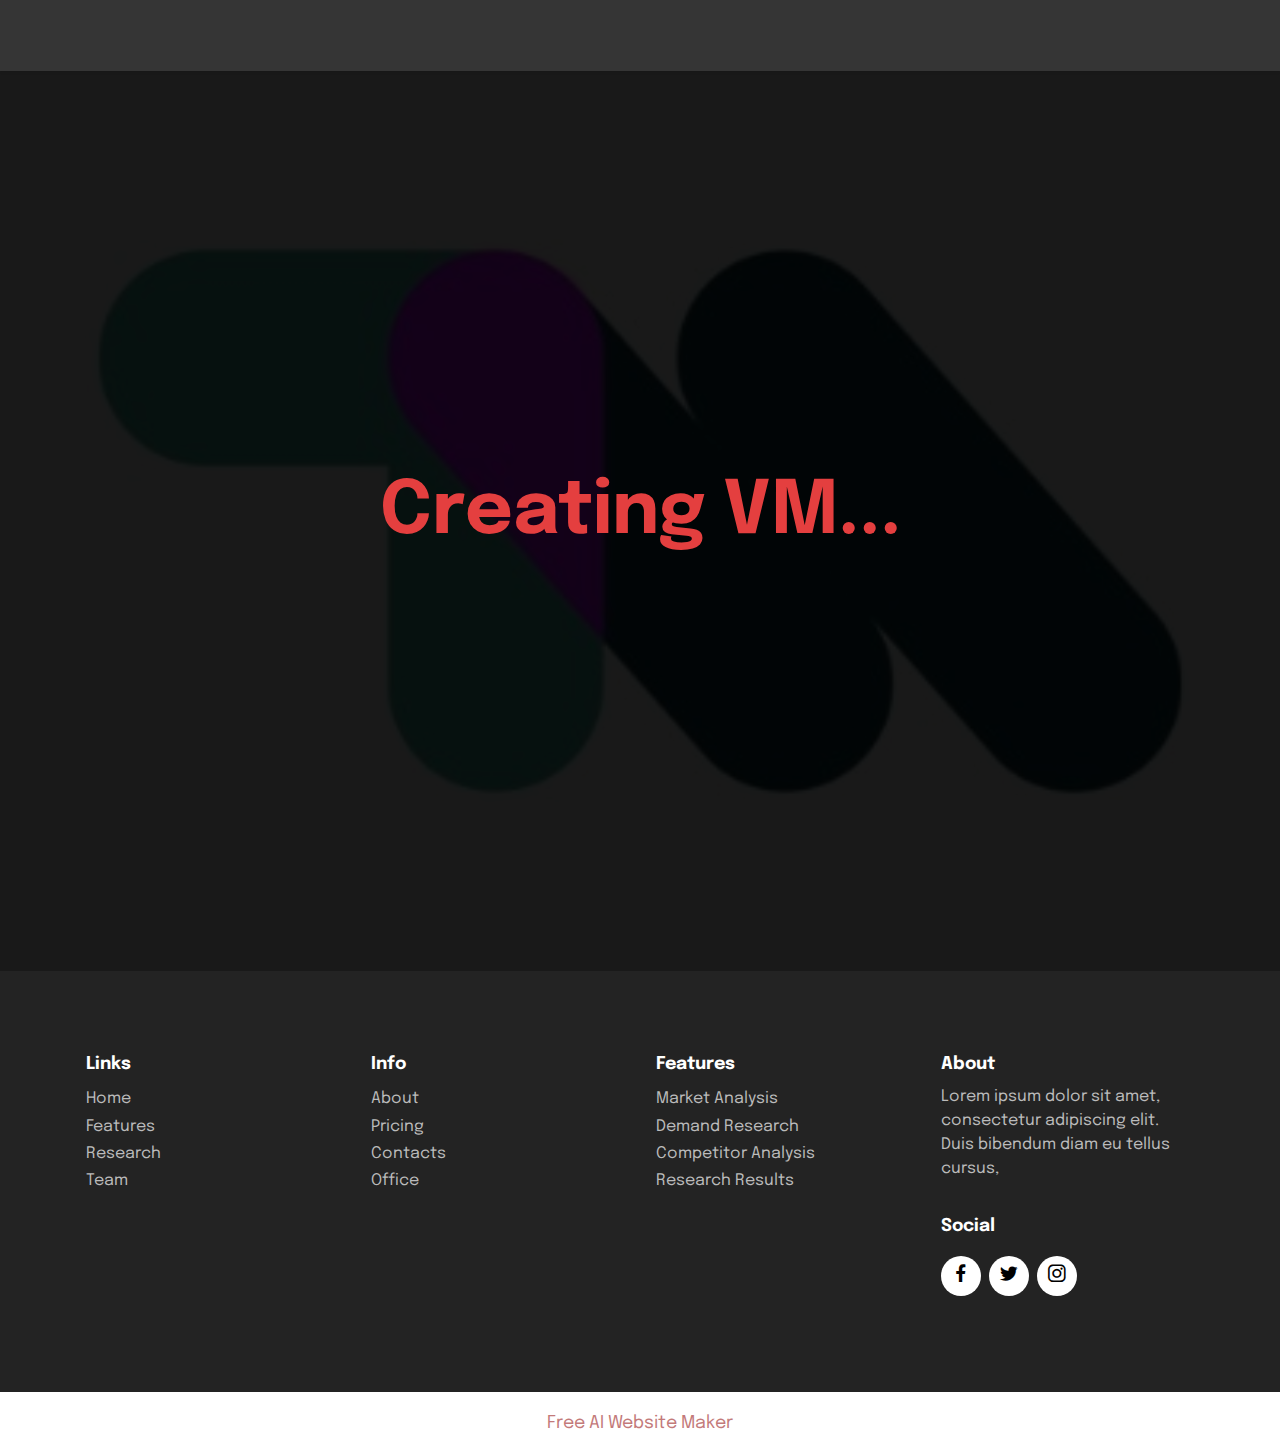
<file: create-vm.html>
<!DOCTYPE html>
<html  >
<head>
  <!-- Site made with Mobirise Website Builder v5.6.13, https://mobirise.com -->
  <meta charset="UTF-8">
  <meta http-equiv="X-UA-Compatible" content="IE=edge">
  <meta name="generator" content="Mobirise v5.6.13, mobirise.com">
  <meta name="twitter:card" content="summary_large_image"/>
  <meta name="twitter:image:src" content="">
  <meta property="og:image" content="">
  <meta name="twitter:title" content="create-vm">
  <meta name="viewport" content="width=device-width, initial-scale=1, minimum-scale=1">
  <link rel="shortcut icon" href="assets/images/logo.png" type="image/x-icon">
  <meta name="description" content="">
  
  
  <title>create-vm</title>
  <link rel="stylesheet" href="assets/bootstrap/css/bootstrap.min.css">
  <link rel="stylesheet" href="assets/bootstrap/css/bootstrap-grid.min.css">
  <link rel="stylesheet" href="assets/bootstrap/css/bootstrap-reboot.min.css">
  <link rel="stylesheet" href="assets/dropdown/css/style.css">
  <link rel="stylesheet" href="assets/socicon/css/styles.css">
  <link rel="stylesheet" href="assets/theme/css/style.css">
  <link rel="preload" href="https://fonts.googleapis.com/css?family=Epilogue:100,200,300,400,500,600,700,800,900,100i,200i,300i,400i,500i,600i,700i,800i,900i&display=swap" as="style" onload="this.onload=null;this.rel='stylesheet'">
  <noscript><link rel="stylesheet" href="https://fonts.googleapis.com/css?family=Epilogue:100,200,300,400,500,600,700,800,900,100i,200i,300i,400i,500i,600i,700i,800i,900i&display=swap"></noscript>
  <link rel="preload" as="style" href="assets/mobirise/css/mbr-additional.css"><link rel="stylesheet" href="assets/mobirise/css/mbr-additional.css" type="text/css">
  
  
  
  
</head>
<body>
  
  <section data-bs-version="5.1" class="menu menu1 cid-u9JzBGx6DK" once="menu" id="menu1-g">
    

    <nav class="navbar navbar-dropdown navbar-expand-lg">
        <div class="container">
            <div class="navbar-brand">
                
                
            </div>
            
            
        </div>
    </nav>
</section>

<section data-bs-version="5.1" class="header2 cid-u9JzBGKeEe mbr-fullscreen" id="header2-h">

    

    
    <div class="mbr-overlay" style="opacity: 0.9; background-color: rgb(0, 0, 0);"></div>

    <div class="container">
        <div class="row justify-content-center">
            <div class="col-12 col-lg-7">
                <h1 class="mbr-section-title mbr-fonts-style mb-3 display-1"><strong>Creating VM...</strong><br></h1>
                
                
                
            </div>
        </div>
    </div>
</section>

<section data-bs-version="5.1" class="footer1 cid-u9JzBGU9Vz" once="footers" id="footer1-i">

    
    
    <div class="container">
        <div class="row mbr-white">
            <div class="col-12 col-md-6 col-lg-3">
                <h5 class="mbr-section-subtitle mbr-fonts-style mb-2 display-7">
                    <strong>Links</strong></h5>
                <ul class="list mbr-fonts-style display-4">
                    <li class="mbr-text item-wrap">Home</li><li class="mbr-text item-wrap">Features</li><li class="mbr-text item-wrap">Research</li><li class="mbr-text item-wrap">Team</li>
                </ul>
            </div>
            <div class="col-12 col-md-6 col-lg-3">
                <h5 class="mbr-section-subtitle mbr-fonts-style mb-2 display-7">
                    <strong>Info</strong></h5>
                <ul class="list mbr-fonts-style display-4">

                    <li class="mbr-text item-wrap">About</li><li class="mbr-text item-wrap">Pricing</li><li class="mbr-text item-wrap">Contacts</li><li class="mbr-text item-wrap">Office</li>
                </ul>
            </div>
            <div class="col-12 col-md-6 col-lg-3">
                <h5 class="mbr-section-subtitle mbr-fonts-style mb-2 display-7">
                    <strong>Features</strong></h5>
                <ul class="list mbr-fonts-style display-4">
                    <li class="mbr-text item-wrap">Market Analysis
</li><li class="mbr-text item-wrap">Demand Research
</li><li class="mbr-text item-wrap">Competitor Analysis
</li><li class="mbr-text item-wrap">Research Results
</li><li class="mbr-text item-wrap"><br></li>
                </ul>
            </div>
            <div class="col-12 col-md-6 col-lg-3">
                <h5 class="mbr-section-subtitle mbr-fonts-style mb-2 display-7">
                    <strong>About</strong>
                </h5>
                <p class="mbr-text mbr-fonts-style mb-4 display-4">
                    Lorem ipsum dolor sit amet, consectetur adipiscing elit. Duis bibendum diam eu tellus cursus,</p>
                <h5 class="mbr-section-subtitle mbr-fonts-style mb-3 display-7">
                    <strong>Social</strong>
                </h5>
                <div class="social-row display-7">
                    <div class="soc-item">
                        <a href="https://twitter.com/mobirise" target="_blank">
                            <span class="mbr-iconfont socicon socicon-facebook"></span>
                        </a>
                    </div>
                    <div class="soc-item">
                        <a href="https://twitter.com/mobirise" target="_blank">
                            <span class="mbr-iconfont socicon socicon-twitter"></span>
                        </a>
                    </div>
                    <div class="soc-item">
                        <a href="https://twitter.com/mobirise" target="_blank">
                            <span class="mbr-iconfont socicon socicon-instagram"></span>
                        </a>
                    </div>
                    
                </div>
            </div>
            
        </div>
    </div>
</section><section class="display-7" style="padding: 0;align-items: center;justify-content: center;flex-wrap: wrap;    align-content: center;display: flex;position: relative;height: 4rem;"><a href="https://mobiri.se/1590666" style="flex: 1 1;height: 4rem;position: absolute;width: 100%;z-index: 1;"><img alt="" style="height: 4rem;" src="[data-uri]"></a><p style="margin: 0;text-align: center;" class="display-7">&#8204;</p><a style="z-index:1" href="https://mobirise.com/builder/ai-website-maker.html">Free AI Website Maker</a></section><script src="assets/bootstrap/js/bootstrap.bundle.min.js"></script>  <script src="assets/smoothscroll/smooth-scroll.js"></script>  <script src="assets/ytplayer/index.js"></script>  <script src="assets/dropdown/js/navbar-dropdown.js"></script>  <script src="assets/theme/js/script.js"></script>  
  
  
</body>
</html>
</file>
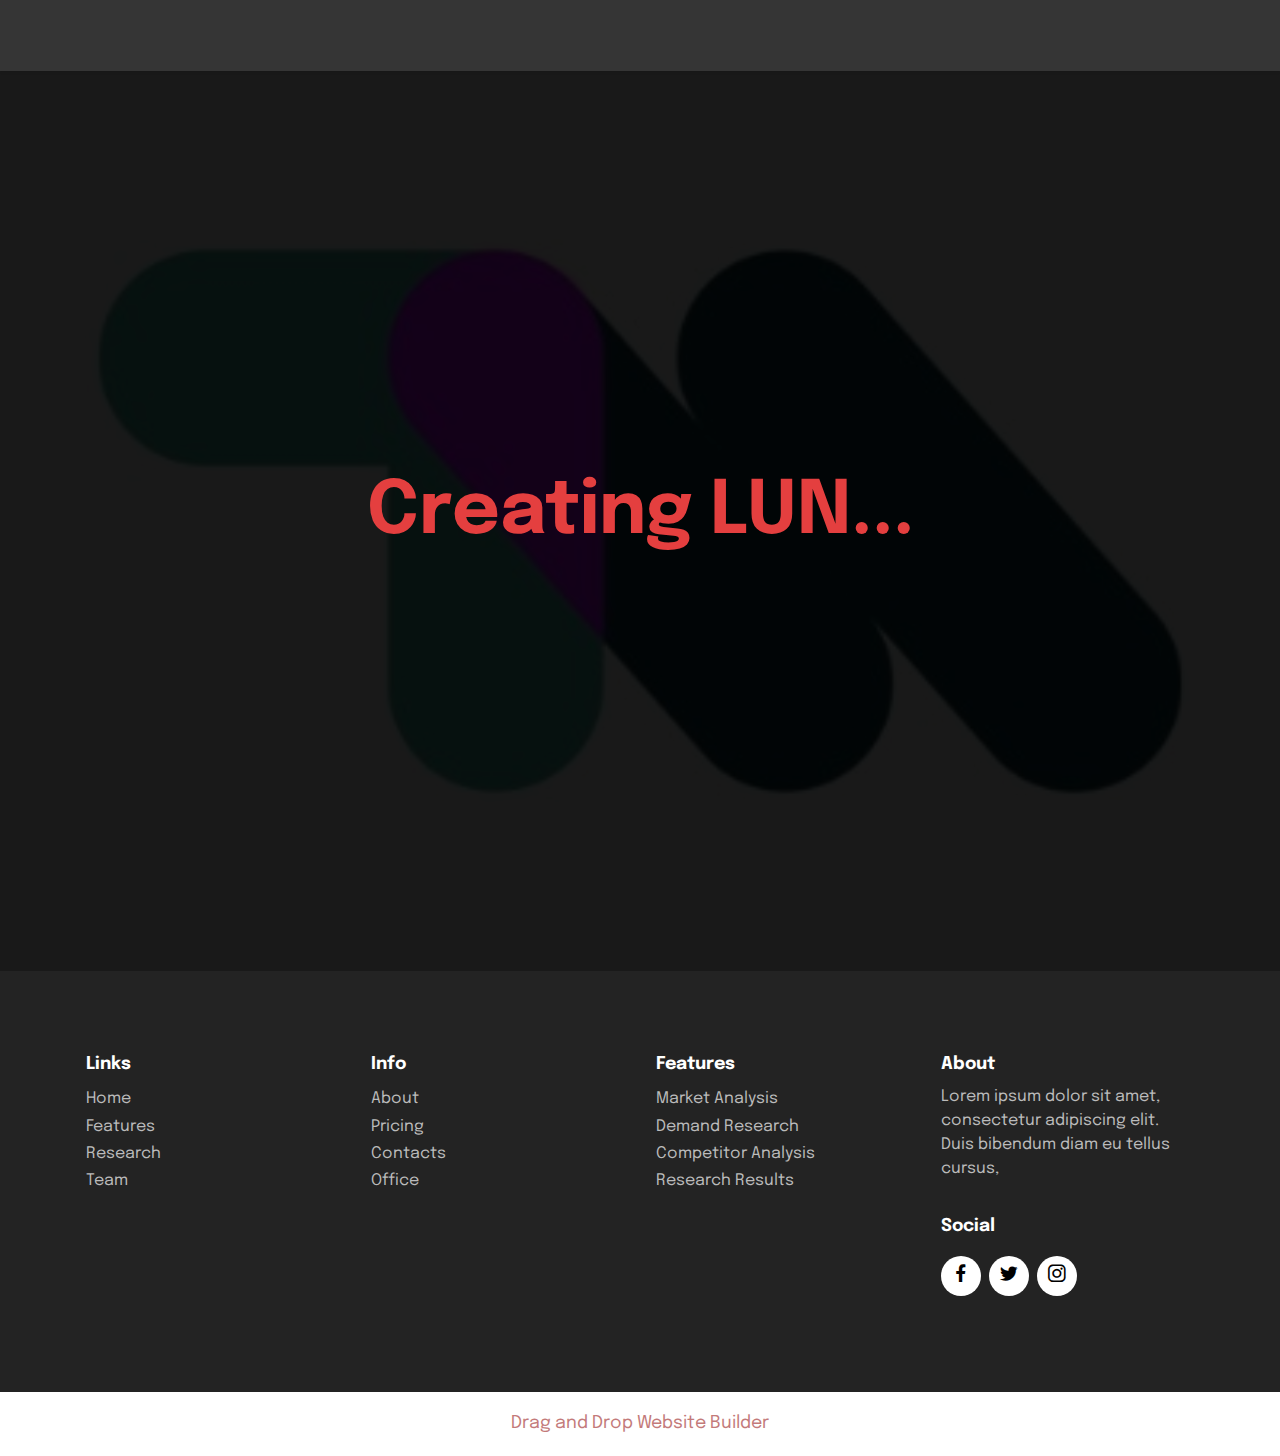
<file: creating-lun.html>
<!DOCTYPE html>
<html  >
<head>
  <!-- Site made with Mobirise Website Builder v5.6.13, https://mobirise.com -->
  <meta charset="UTF-8">
  <meta http-equiv="X-UA-Compatible" content="IE=edge">
  <meta name="generator" content="Mobirise v5.6.13, mobirise.com">
  <meta name="twitter:card" content="summary_large_image"/>
  <meta name="twitter:image:src" content="">
  <meta property="og:image" content="">
  <meta name="twitter:title" content="creating-lun">
  <meta name="viewport" content="width=device-width, initial-scale=1, minimum-scale=1">
  <link rel="shortcut icon" href="assets/images/logo.png" type="image/x-icon">
  <meta name="description" content="">
  
  
  <title>creating-lun</title>
  <link rel="stylesheet" href="assets/bootstrap/css/bootstrap.min.css">
  <link rel="stylesheet" href="assets/bootstrap/css/bootstrap-grid.min.css">
  <link rel="stylesheet" href="assets/bootstrap/css/bootstrap-reboot.min.css">
  <link rel="stylesheet" href="assets/dropdown/css/style.css">
  <link rel="stylesheet" href="assets/socicon/css/styles.css">
  <link rel="stylesheet" href="assets/theme/css/style.css">
  <link rel="preload" href="https://fonts.googleapis.com/css?family=Epilogue:100,200,300,400,500,600,700,800,900,100i,200i,300i,400i,500i,600i,700i,800i,900i&display=swap" as="style" onload="this.onload=null;this.rel='stylesheet'">
  <noscript><link rel="stylesheet" href="https://fonts.googleapis.com/css?family=Epilogue:100,200,300,400,500,600,700,800,900,100i,200i,300i,400i,500i,600i,700i,800i,900i&display=swap"></noscript>
  <link rel="preload" as="style" href="assets/mobirise/css/mbr-additional.css"><link rel="stylesheet" href="assets/mobirise/css/mbr-additional.css" type="text/css">
  
  
  
  
</head>
<body>
  
  <section data-bs-version="5.1" class="menu menu1 cid-u9JzoxsyZM" once="menu" id="menu1-a">
    

    <nav class="navbar navbar-dropdown navbar-expand-lg">
        <div class="container">
            <div class="navbar-brand">
                
                
            </div>
            
            
        </div>
    </nav>
</section>

<section data-bs-version="5.1" class="header2 cid-u9JzoxKR1i mbr-fullscreen" id="header2-b">

    

    
    <div class="mbr-overlay" style="opacity: 0.9; background-color: rgb(0, 0, 0);"></div>

    <div class="container">
        <div class="row justify-content-center">
            <div class="col-12 col-lg-7">
                <h1 class="mbr-section-title mbr-fonts-style mb-3 display-1"><strong>Creating LUN...</strong><br></h1>
                
                
                
            </div>
        </div>
    </div>
</section>

<section data-bs-version="5.1" class="footer1 cid-u9JzoxWAb2" once="footers" id="footer1-c">

    
    
    <div class="container">
        <div class="row mbr-white">
            <div class="col-12 col-md-6 col-lg-3">
                <h5 class="mbr-section-subtitle mbr-fonts-style mb-2 display-7">
                    <strong>Links</strong></h5>
                <ul class="list mbr-fonts-style display-4">
                    <li class="mbr-text item-wrap">Home</li><li class="mbr-text item-wrap">Features</li><li class="mbr-text item-wrap">Research</li><li class="mbr-text item-wrap">Team</li>
                </ul>
            </div>
            <div class="col-12 col-md-6 col-lg-3">
                <h5 class="mbr-section-subtitle mbr-fonts-style mb-2 display-7">
                    <strong>Info</strong></h5>
                <ul class="list mbr-fonts-style display-4">

                    <li class="mbr-text item-wrap">About</li><li class="mbr-text item-wrap">Pricing</li><li class="mbr-text item-wrap">Contacts</li><li class="mbr-text item-wrap">Office</li>
                </ul>
            </div>
            <div class="col-12 col-md-6 col-lg-3">
                <h5 class="mbr-section-subtitle mbr-fonts-style mb-2 display-7">
                    <strong>Features</strong></h5>
                <ul class="list mbr-fonts-style display-4">
                    <li class="mbr-text item-wrap">Market Analysis
</li><li class="mbr-text item-wrap">Demand Research
</li><li class="mbr-text item-wrap">Competitor Analysis
</li><li class="mbr-text item-wrap">Research Results
</li><li class="mbr-text item-wrap"><br></li>
                </ul>
            </div>
            <div class="col-12 col-md-6 col-lg-3">
                <h5 class="mbr-section-subtitle mbr-fonts-style mb-2 display-7">
                    <strong>About</strong>
                </h5>
                <p class="mbr-text mbr-fonts-style mb-4 display-4">
                    Lorem ipsum dolor sit amet, consectetur adipiscing elit. Duis bibendum diam eu tellus cursus,</p>
                <h5 class="mbr-section-subtitle mbr-fonts-style mb-3 display-7">
                    <strong>Social</strong>
                </h5>
                <div class="social-row display-7">
                    <div class="soc-item">
                        <a href="https://twitter.com/mobirise" target="_blank">
                            <span class="mbr-iconfont socicon socicon-facebook"></span>
                        </a>
                    </div>
                    <div class="soc-item">
                        <a href="https://twitter.com/mobirise" target="_blank">
                            <span class="mbr-iconfont socicon socicon-twitter"></span>
                        </a>
                    </div>
                    <div class="soc-item">
                        <a href="https://twitter.com/mobirise" target="_blank">
                            <span class="mbr-iconfont socicon socicon-instagram"></span>
                        </a>
                    </div>
                    
                </div>
            </div>
            
        </div>
    </div>
</section><section class="display-7" style="padding: 0;align-items: center;justify-content: center;flex-wrap: wrap;    align-content: center;display: flex;position: relative;height: 4rem;"><a href="https://mobiri.se/1590666" style="flex: 1 1;height: 4rem;position: absolute;width: 100%;z-index: 1;"><img alt="" style="height: 4rem;" src="[data-uri]"></a><p style="margin: 0;text-align: center;" class="display-7">&#8204;</p><a style="z-index:1" href="https://mobirise.com/drag-drop-website-builder.html">Drag and Drop Website Builder</a></section><script src="assets/bootstrap/js/bootstrap.bundle.min.js"></script>  <script src="assets/smoothscroll/smooth-scroll.js"></script>  <script src="assets/ytplayer/index.js"></script>  <script src="assets/dropdown/js/navbar-dropdown.js"></script>  <script src="assets/theme/js/script.js"></script>  
  
  
</body>
</html>
</file>
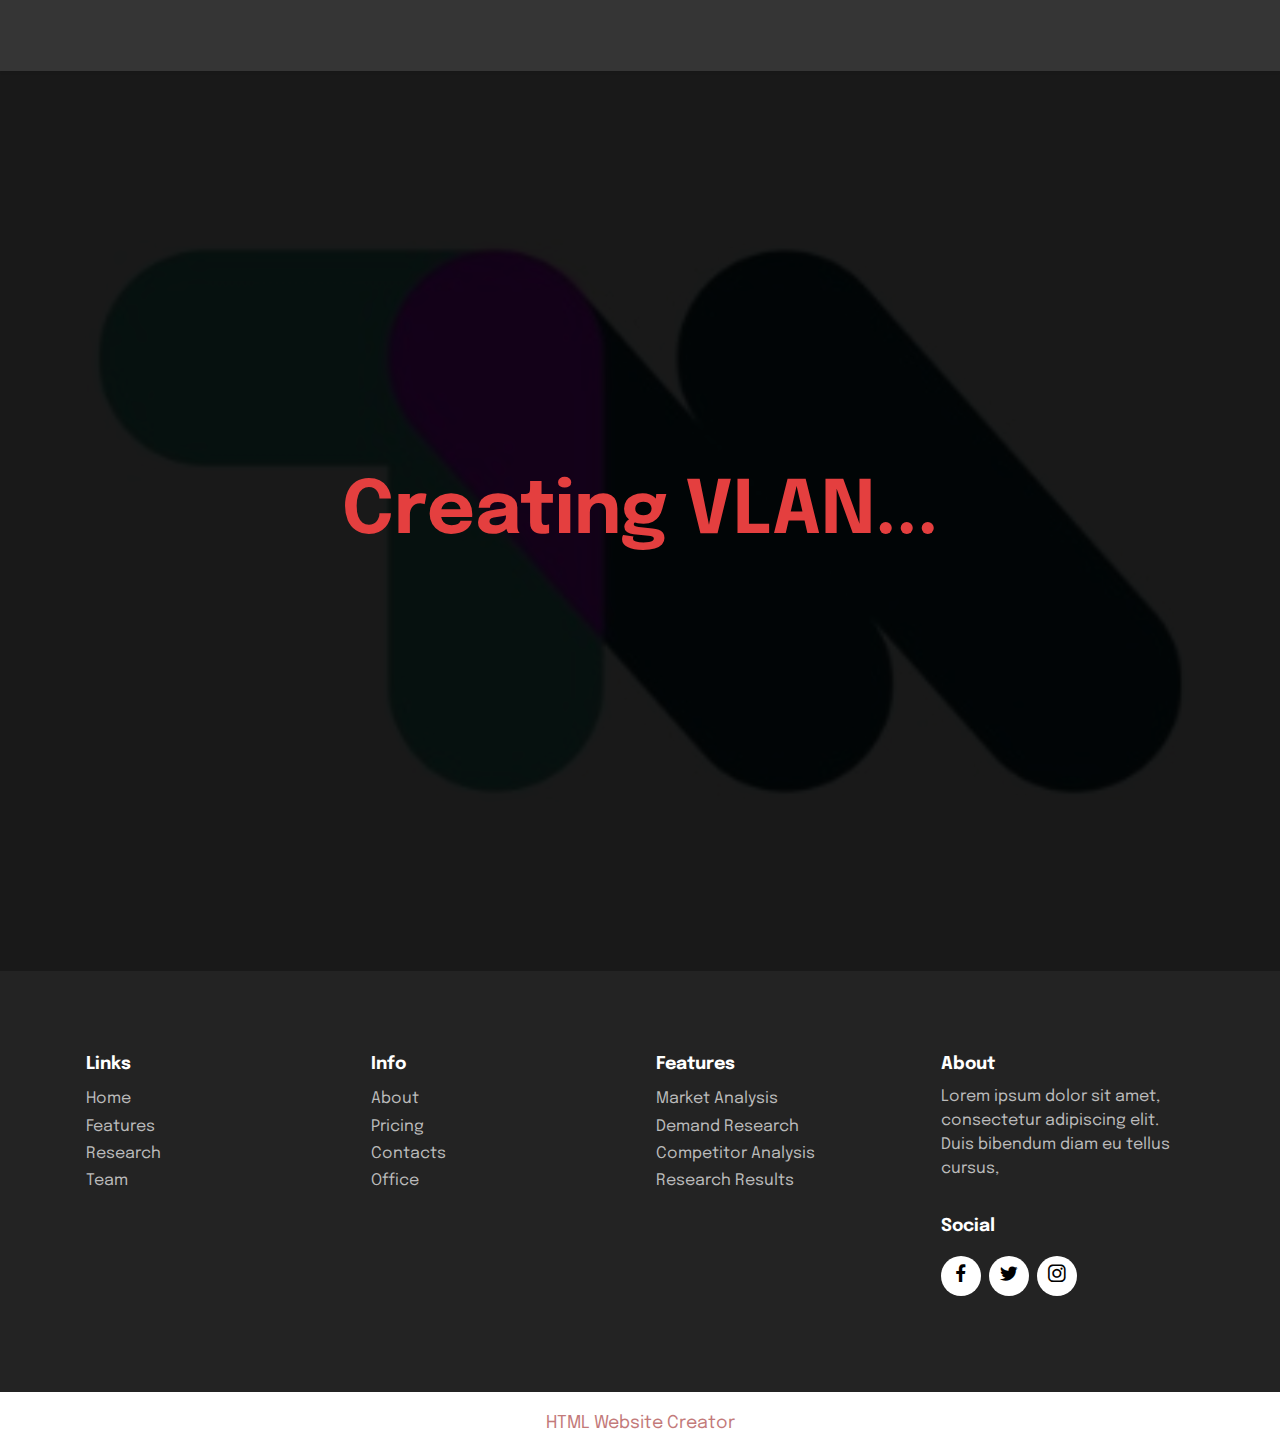
<file: creating-vlan.html>
<!DOCTYPE html>
<html  >
<head>
  <!-- Site made with Mobirise Website Builder v5.6.13, https://mobirise.com -->
  <meta charset="UTF-8">
  <meta http-equiv="X-UA-Compatible" content="IE=edge">
  <meta name="generator" content="Mobirise v5.6.13, mobirise.com">
  <meta name="twitter:card" content="summary_large_image"/>
  <meta name="twitter:image:src" content="">
  <meta property="og:image" content="">
  <meta name="twitter:title" content="creating-vlan">
  <meta name="viewport" content="width=device-width, initial-scale=1, minimum-scale=1">
  <link rel="shortcut icon" href="assets/images/logo.png" type="image/x-icon">
  <meta name="description" content="">
  
  
  <title>creating-vlan</title>
  <link rel="stylesheet" href="assets/bootstrap/css/bootstrap.min.css">
  <link rel="stylesheet" href="assets/bootstrap/css/bootstrap-grid.min.css">
  <link rel="stylesheet" href="assets/bootstrap/css/bootstrap-reboot.min.css">
  <link rel="stylesheet" href="assets/dropdown/css/style.css">
  <link rel="stylesheet" href="assets/socicon/css/styles.css">
  <link rel="stylesheet" href="assets/theme/css/style.css">
  <link rel="preload" href="https://fonts.googleapis.com/css?family=Epilogue:100,200,300,400,500,600,700,800,900,100i,200i,300i,400i,500i,600i,700i,800i,900i&display=swap" as="style" onload="this.onload=null;this.rel='stylesheet'">
  <noscript><link rel="stylesheet" href="https://fonts.googleapis.com/css?family=Epilogue:100,200,300,400,500,600,700,800,900,100i,200i,300i,400i,500i,600i,700i,800i,900i&display=swap"></noscript>
  <link rel="preload" as="style" href="assets/mobirise/css/mbr-additional.css"><link rel="stylesheet" href="assets/mobirise/css/mbr-additional.css" type="text/css">
  
  
  
  
</head>
<body>
  
  <section data-bs-version="5.1" class="menu menu1 cid-u9Jz1hfcmL" once="menu" id="menu1-7">
    

    <nav class="navbar navbar-dropdown navbar-expand-lg">
        <div class="container">
            <div class="navbar-brand">
                
                
            </div>
            
            
        </div>
    </nav>
</section>

<section data-bs-version="5.1" class="header2 cid-u9Jz1hzRh5 mbr-fullscreen" id="header2-8">

    

    
    <div class="mbr-overlay" style="opacity: 0.9; background-color: rgb(0, 0, 0);"></div>

    <div class="container">
        <div class="row justify-content-center">
            <div class="col-12 col-lg-7">
                <h1 class="mbr-section-title mbr-fonts-style mb-3 display-1"><strong>Creating VLAN...</strong><br></h1>
                
                
                
            </div>
        </div>
    </div>
</section>

<section data-bs-version="5.1" class="footer1 cid-u9Jz1hLCB9" once="footers" id="footer1-9">

    
    
    <div class="container">
        <div class="row mbr-white">
            <div class="col-12 col-md-6 col-lg-3">
                <h5 class="mbr-section-subtitle mbr-fonts-style mb-2 display-7">
                    <strong>Links</strong></h5>
                <ul class="list mbr-fonts-style display-4">
                    <li class="mbr-text item-wrap">Home</li><li class="mbr-text item-wrap">Features</li><li class="mbr-text item-wrap">Research</li><li class="mbr-text item-wrap">Team</li>
                </ul>
            </div>
            <div class="col-12 col-md-6 col-lg-3">
                <h5 class="mbr-section-subtitle mbr-fonts-style mb-2 display-7">
                    <strong>Info</strong></h5>
                <ul class="list mbr-fonts-style display-4">

                    <li class="mbr-text item-wrap">About</li><li class="mbr-text item-wrap">Pricing</li><li class="mbr-text item-wrap">Contacts</li><li class="mbr-text item-wrap">Office</li>
                </ul>
            </div>
            <div class="col-12 col-md-6 col-lg-3">
                <h5 class="mbr-section-subtitle mbr-fonts-style mb-2 display-7">
                    <strong>Features</strong></h5>
                <ul class="list mbr-fonts-style display-4">
                    <li class="mbr-text item-wrap">Market Analysis
</li><li class="mbr-text item-wrap">Demand Research
</li><li class="mbr-text item-wrap">Competitor Analysis
</li><li class="mbr-text item-wrap">Research Results
</li><li class="mbr-text item-wrap"><br></li>
                </ul>
            </div>
            <div class="col-12 col-md-6 col-lg-3">
                <h5 class="mbr-section-subtitle mbr-fonts-style mb-2 display-7">
                    <strong>About</strong>
                </h5>
                <p class="mbr-text mbr-fonts-style mb-4 display-4">
                    Lorem ipsum dolor sit amet, consectetur adipiscing elit. Duis bibendum diam eu tellus cursus,</p>
                <h5 class="mbr-section-subtitle mbr-fonts-style mb-3 display-7">
                    <strong>Social</strong>
                </h5>
                <div class="social-row display-7">
                    <div class="soc-item">
                        <a href="https://twitter.com/mobirise" target="_blank">
                            <span class="mbr-iconfont socicon socicon-facebook"></span>
                        </a>
                    </div>
                    <div class="soc-item">
                        <a href="https://twitter.com/mobirise" target="_blank">
                            <span class="mbr-iconfont socicon socicon-twitter"></span>
                        </a>
                    </div>
                    <div class="soc-item">
                        <a href="https://twitter.com/mobirise" target="_blank">
                            <span class="mbr-iconfont socicon socicon-instagram"></span>
                        </a>
                    </div>
                    
                </div>
            </div>
            
        </div>
    </div>
</section><section class="display-7" style="padding: 0;align-items: center;justify-content: center;flex-wrap: wrap;    align-content: center;display: flex;position: relative;height: 4rem;"><a href="https://mobiri.se/1590666" style="flex: 1 1;height: 4rem;position: absolute;width: 100%;z-index: 1;"><img alt="" style="height: 4rem;" src="[data-uri]"></a><p style="margin: 0;text-align: center;" class="display-7">&#8204;</p><a style="z-index:1" href="https://mobirise.com/html-builder.html">HTML Website Creator</a></section><script src="assets/bootstrap/js/bootstrap.bundle.min.js"></script>  <script src="assets/smoothscroll/smooth-scroll.js"></script>  <script src="assets/ytplayer/index.js"></script>  <script src="assets/dropdown/js/navbar-dropdown.js"></script>  <script src="assets/theme/js/script.js"></script>  
  
  
</body>
</html>
</file>
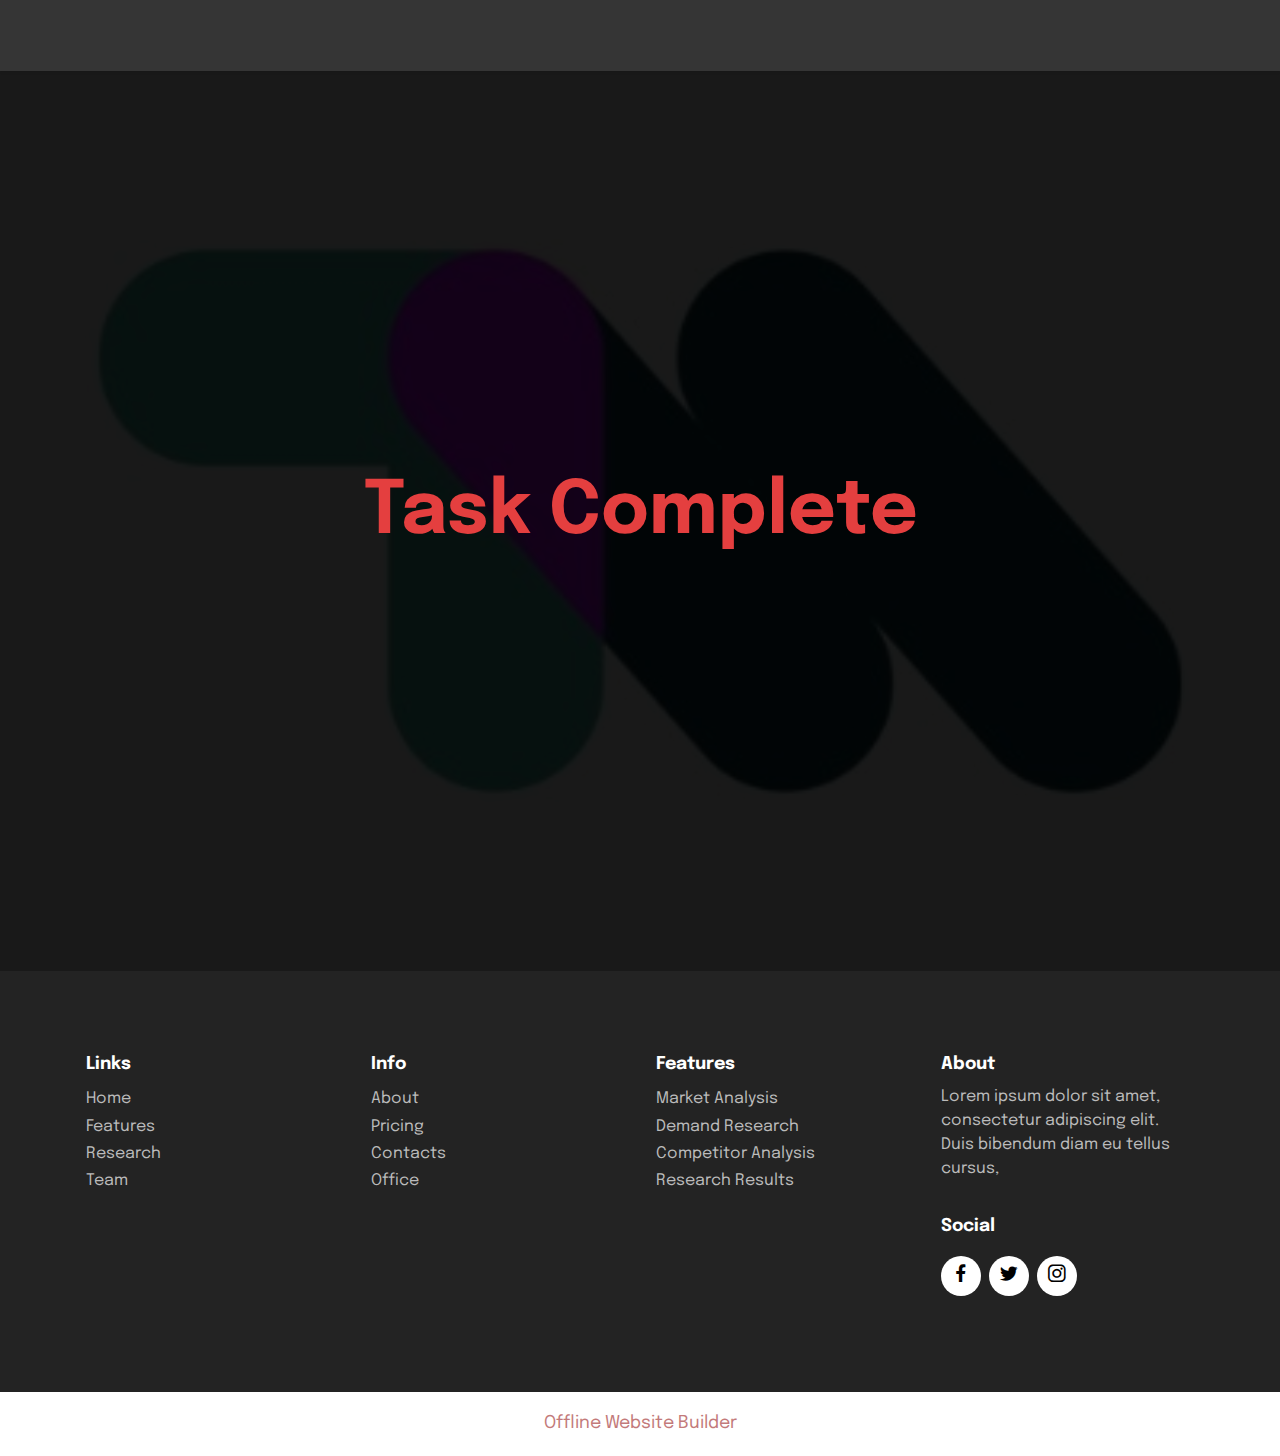
<file: done.html>
<!DOCTYPE html>
<html  >
<head>
  <!-- Site made with Mobirise Website Builder v5.6.13, https://mobirise.com -->
  <meta charset="UTF-8">
  <meta http-equiv="X-UA-Compatible" content="IE=edge">
  <meta name="generator" content="Mobirise v5.6.13, mobirise.com">
  <meta name="twitter:card" content="summary_large_image"/>
  <meta name="twitter:image:src" content="">
  <meta property="og:image" content="">
  <meta name="twitter:title" content="done">
  <meta name="viewport" content="width=device-width, initial-scale=1, minimum-scale=1">
  <link rel="shortcut icon" href="assets/images/logo.png" type="image/x-icon">
  <meta name="description" content="">
  
  
  <title>done</title>
  <link rel="stylesheet" href="assets/bootstrap/css/bootstrap.min.css">
  <link rel="stylesheet" href="assets/bootstrap/css/bootstrap-grid.min.css">
  <link rel="stylesheet" href="assets/bootstrap/css/bootstrap-reboot.min.css">
  <link rel="stylesheet" href="assets/dropdown/css/style.css">
  <link rel="stylesheet" href="assets/socicon/css/styles.css">
  <link rel="stylesheet" href="assets/theme/css/style.css">
  <link rel="preload" href="https://fonts.googleapis.com/css?family=Epilogue:100,200,300,400,500,600,700,800,900,100i,200i,300i,400i,500i,600i,700i,800i,900i&display=swap" as="style" onload="this.onload=null;this.rel='stylesheet'">
  <noscript><link rel="stylesheet" href="https://fonts.googleapis.com/css?family=Epilogue:100,200,300,400,500,600,700,800,900,100i,200i,300i,400i,500i,600i,700i,800i,900i&display=swap"></noscript>
  <link rel="preload" as="style" href="assets/mobirise/css/mbr-additional.css"><link rel="stylesheet" href="assets/mobirise/css/mbr-additional.css" type="text/css">
  
  
  
  
</head>
<body>
  
  <section data-bs-version="5.1" class="menu menu1 cid-u9JzuVcNqx" once="menu" id="menu1-d">
    

    <nav class="navbar navbar-dropdown navbar-expand-lg">
        <div class="container">
            <div class="navbar-brand">
                
                
            </div>
            
            
        </div>
    </nav>
</section>

<section data-bs-version="5.1" class="header2 cid-u9JzuVslTc mbr-fullscreen" id="header2-e">

    

    
    <div class="mbr-overlay" style="opacity: 0.9; background-color: rgb(0, 0, 0);"></div>

    <div class="container">
        <div class="row justify-content-center">
            <div class="col-12 col-lg-7">
                <h1 class="mbr-section-title mbr-fonts-style mb-3 display-1"><strong>Task Complete</strong><br></h1>
                
                
                
            </div>
        </div>
    </div>
</section>

<section data-bs-version="5.1" class="footer1 cid-u9JzuVEcKr" once="footers" id="footer1-f">

    
    
    <div class="container">
        <div class="row mbr-white">
            <div class="col-12 col-md-6 col-lg-3">
                <h5 class="mbr-section-subtitle mbr-fonts-style mb-2 display-7">
                    <strong>Links</strong></h5>
                <ul class="list mbr-fonts-style display-4">
                    <li class="mbr-text item-wrap">Home</li><li class="mbr-text item-wrap">Features</li><li class="mbr-text item-wrap">Research</li><li class="mbr-text item-wrap">Team</li>
                </ul>
            </div>
            <div class="col-12 col-md-6 col-lg-3">
                <h5 class="mbr-section-subtitle mbr-fonts-style mb-2 display-7">
                    <strong>Info</strong></h5>
                <ul class="list mbr-fonts-style display-4">

                    <li class="mbr-text item-wrap">About</li><li class="mbr-text item-wrap">Pricing</li><li class="mbr-text item-wrap">Contacts</li><li class="mbr-text item-wrap">Office</li>
                </ul>
            </div>
            <div class="col-12 col-md-6 col-lg-3">
                <h5 class="mbr-section-subtitle mbr-fonts-style mb-2 display-7">
                    <strong>Features</strong></h5>
                <ul class="list mbr-fonts-style display-4">
                    <li class="mbr-text item-wrap">Market Analysis
</li><li class="mbr-text item-wrap">Demand Research
</li><li class="mbr-text item-wrap">Competitor Analysis
</li><li class="mbr-text item-wrap">Research Results
</li><li class="mbr-text item-wrap"><br></li>
                </ul>
            </div>
            <div class="col-12 col-md-6 col-lg-3">
                <h5 class="mbr-section-subtitle mbr-fonts-style mb-2 display-7">
                    <strong>About</strong>
                </h5>
                <p class="mbr-text mbr-fonts-style mb-4 display-4">
                    Lorem ipsum dolor sit amet, consectetur adipiscing elit. Duis bibendum diam eu tellus cursus,</p>
                <h5 class="mbr-section-subtitle mbr-fonts-style mb-3 display-7">
                    <strong>Social</strong>
                </h5>
                <div class="social-row display-7">
                    <div class="soc-item">
                        <a href="https://twitter.com/mobirise" target="_blank">
                            <span class="mbr-iconfont socicon socicon-facebook"></span>
                        </a>
                    </div>
                    <div class="soc-item">
                        <a href="https://twitter.com/mobirise" target="_blank">
                            <span class="mbr-iconfont socicon socicon-twitter"></span>
                        </a>
                    </div>
                    <div class="soc-item">
                        <a href="https://twitter.com/mobirise" target="_blank">
                            <span class="mbr-iconfont socicon socicon-instagram"></span>
                        </a>
                    </div>
                    
                </div>
            </div>
            
        </div>
    </div>
</section><section class="display-7" style="padding: 0;align-items: center;justify-content: center;flex-wrap: wrap;    align-content: center;display: flex;position: relative;height: 4rem;"><a href="https://mobiri.se/1590666" style="flex: 1 1;height: 4rem;position: absolute;width: 100%;z-index: 1;"><img alt="" style="height: 4rem;" src="[data-uri]"></a><p style="margin: 0;text-align: center;" class="display-7">&#8204;</p><a style="z-index:1" href="https://mobirise.com/offline-website-builder.html">Offline Website Builder</a></section><script src="assets/bootstrap/js/bootstrap.bundle.min.js"></script>  <script src="assets/smoothscroll/smooth-scroll.js"></script>  <script src="assets/ytplayer/index.js"></script>  <script src="assets/dropdown/js/navbar-dropdown.js"></script>  <script src="assets/theme/js/script.js"></script>  
  
  
</body>
</html>
</file>
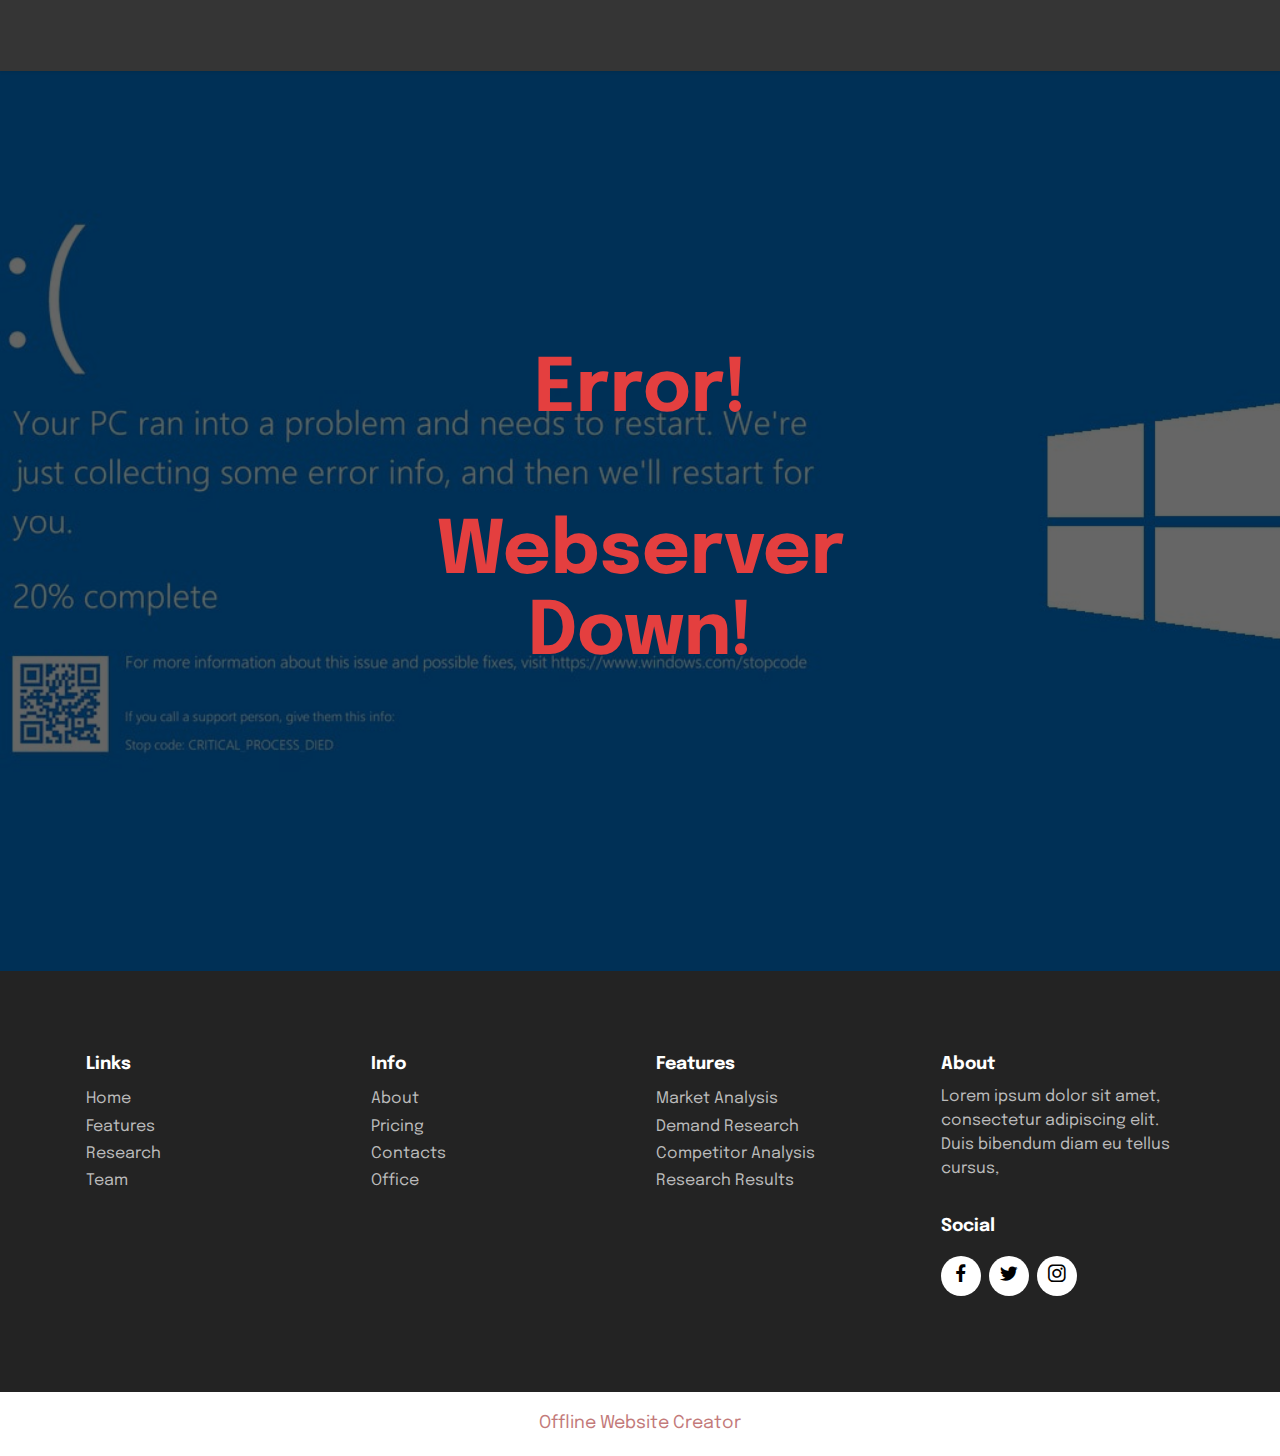
<file: webserver-down.html>
<!DOCTYPE html>
<html  >
<head>
  <!-- Site made with Mobirise Website Builder v5.6.13, https://mobirise.com -->
  <meta charset="UTF-8">
  <meta http-equiv="X-UA-Compatible" content="IE=edge">
  <meta name="generator" content="Mobirise v5.6.13, mobirise.com">
  <meta name="twitter:card" content="summary_large_image"/>
  <meta name="twitter:image:src" content="">
  <meta property="og:image" content="">
  <meta name="twitter:title" content="webserver-down">
  <meta name="viewport" content="width=device-width, initial-scale=1, minimum-scale=1">
  <link rel="shortcut icon" href="assets/images/logo.png" type="image/x-icon">
  <meta name="description" content="">
  
  
  <title>webserver-down</title>
  <link rel="stylesheet" href="assets/bootstrap/css/bootstrap.min.css">
  <link rel="stylesheet" href="assets/bootstrap/css/bootstrap-grid.min.css">
  <link rel="stylesheet" href="assets/bootstrap/css/bootstrap-reboot.min.css">
  <link rel="stylesheet" href="assets/dropdown/css/style.css">
  <link rel="stylesheet" href="assets/socicon/css/styles.css">
  <link rel="stylesheet" href="assets/theme/css/style.css">
  <link rel="preload" href="https://fonts.googleapis.com/css?family=Epilogue:100,200,300,400,500,600,700,800,900,100i,200i,300i,400i,500i,600i,700i,800i,900i&display=swap" as="style" onload="this.onload=null;this.rel='stylesheet'">
  <noscript><link rel="stylesheet" href="https://fonts.googleapis.com/css?family=Epilogue:100,200,300,400,500,600,700,800,900,100i,200i,300i,400i,500i,600i,700i,800i,900i&display=swap"></noscript>
  <link rel="preload" as="style" href="assets/mobirise/css/mbr-additional.css"><link rel="stylesheet" href="assets/mobirise/css/mbr-additional.css" type="text/css">
  
  
  
  
</head>
<body>
  
  <section data-bs-version="5.1" class="menu menu1 cid-u9JyfYu6Xq" once="menu" id="menu1-4">
    

    <nav class="navbar navbar-dropdown navbar-expand-lg">
        <div class="container">
            <div class="navbar-brand">
                
                
            </div>
            
            
        </div>
    </nav>
</section>

<section data-bs-version="5.1" class="header2 cid-u9JyfYIbSN mbr-fullscreen" id="header2-5">

    

    
    <div class="mbr-overlay" style="opacity: 0.6; background-color: rgb(0, 0, 0);"></div>

    <div class="container">
        <div class="row justify-content-center">
            <div class="col-12 col-lg-7">
                <h1 class="mbr-section-title mbr-fonts-style mb-3 display-1"><strong>Error!</strong><br><br><strong>Webserver Down!</strong><strong><br></strong></h1>
                
                
                
            </div>
        </div>
    </div>
</section>

<section data-bs-version="5.1" class="footer1 cid-u9JyfYUaiN" once="footers" id="footer1-6">

    
    
    <div class="container">
        <div class="row mbr-white">
            <div class="col-12 col-md-6 col-lg-3">
                <h5 class="mbr-section-subtitle mbr-fonts-style mb-2 display-7">
                    <strong>Links</strong></h5>
                <ul class="list mbr-fonts-style display-4">
                    <li class="mbr-text item-wrap">Home</li><li class="mbr-text item-wrap">Features</li><li class="mbr-text item-wrap">Research</li><li class="mbr-text item-wrap">Team</li>
                </ul>
            </div>
            <div class="col-12 col-md-6 col-lg-3">
                <h5 class="mbr-section-subtitle mbr-fonts-style mb-2 display-7">
                    <strong>Info</strong></h5>
                <ul class="list mbr-fonts-style display-4">

                    <li class="mbr-text item-wrap">About</li><li class="mbr-text item-wrap">Pricing</li><li class="mbr-text item-wrap">Contacts</li><li class="mbr-text item-wrap">Office</li>
                </ul>
            </div>
            <div class="col-12 col-md-6 col-lg-3">
                <h5 class="mbr-section-subtitle mbr-fonts-style mb-2 display-7">
                    <strong>Features</strong></h5>
                <ul class="list mbr-fonts-style display-4">
                    <li class="mbr-text item-wrap">Market Analysis
</li><li class="mbr-text item-wrap">Demand Research
</li><li class="mbr-text item-wrap">Competitor Analysis
</li><li class="mbr-text item-wrap">Research Results
</li><li class="mbr-text item-wrap"><br></li>
                </ul>
            </div>
            <div class="col-12 col-md-6 col-lg-3">
                <h5 class="mbr-section-subtitle mbr-fonts-style mb-2 display-7">
                    <strong>About</strong>
                </h5>
                <p class="mbr-text mbr-fonts-style mb-4 display-4">
                    Lorem ipsum dolor sit amet, consectetur adipiscing elit. Duis bibendum diam eu tellus cursus,</p>
                <h5 class="mbr-section-subtitle mbr-fonts-style mb-3 display-7">
                    <strong>Social</strong>
                </h5>
                <div class="social-row display-7">
                    <div class="soc-item">
                        <a href="https://twitter.com/mobirise" target="_blank">
                            <span class="mbr-iconfont socicon socicon-facebook"></span>
                        </a>
                    </div>
                    <div class="soc-item">
                        <a href="https://twitter.com/mobirise" target="_blank">
                            <span class="mbr-iconfont socicon socicon-twitter"></span>
                        </a>
                    </div>
                    <div class="soc-item">
                        <a href="https://twitter.com/mobirise" target="_blank">
                            <span class="mbr-iconfont socicon socicon-instagram"></span>
                        </a>
                    </div>
                    
                </div>
            </div>
            
        </div>
    </div>
</section><section class="display-7" style="padding: 0;align-items: center;justify-content: center;flex-wrap: wrap;    align-content: center;display: flex;position: relative;height: 4rem;"><a href="https://mobiri.se/1590666" style="flex: 1 1;height: 4rem;position: absolute;width: 100%;z-index: 1;"><img alt="" style="height: 4rem;" src="[data-uri]"></a><p style="margin: 0;text-align: center;" class="display-7">&#8204;</p><a style="z-index:1" href="https://mobirise.com/offline-website-builder.html">Offline Website Creator</a></section><script src="assets/bootstrap/js/bootstrap.bundle.min.js"></script>  <script src="assets/smoothscroll/smooth-scroll.js"></script>  <script src="assets/ytplayer/index.js"></script>  <script src="assets/dropdown/js/navbar-dropdown.js"></script>  <script src="assets/theme/js/script.js"></script>  
  
  
</body>
</html>
</file>
<file: assets/dropdown/css/style.css>
.navbar-dropdown {
  left: 0;
  padding: 0;
  position: absolute;
  right: 0;
  top: 0;
  transition: all 0.45s ease;
  z-index: 1030;
  background: #282828; }
  .navbar-dropdown .navbar-logo {
    margin-right: 0.8rem;
    transition: margin 0.3s ease-in-out;
    vertical-align: middle; }
    .navbar-dropdown .navbar-logo img {
      height: 3.125rem;
      transition: all 0.3s ease-in-out; }
    .navbar-dropdown .navbar-logo.mbr-iconfont {
      font-size: 3.125rem;
      line-height: 3.125rem; }
  .navbar-dropdown .navbar-caption {
    font-weight: 700;
    white-space: normal;
    vertical-align: -4px;
    line-height: 3.125rem !important; }
    .navbar-dropdown .navbar-caption, .navbar-dropdown .navbar-caption:hover {
      color: inherit;
      text-decoration: none; }
  .navbar-dropdown .mbr-iconfont + .navbar-caption {
    vertical-align: -1px; }
  .navbar-dropdown.navbar-fixed-top {
    position: fixed; }
  .navbar-dropdown .navbar-brand span {
    vertical-align: -4px; }
  .navbar-dropdown.bg-color.transparent {
    background: none; }
  .navbar-dropdown.navbar-short .navbar-brand {
    padding: 0.625rem 0; }
    .navbar-dropdown.navbar-short .navbar-brand span {
      vertical-align: -1px; }
  .navbar-dropdown.navbar-short .navbar-caption {
    line-height: 2.375rem !important;
    vertical-align: -2px; }
  .navbar-dropdown.navbar-short .navbar-logo {
    margin-right: 0.5rem; }
    .navbar-dropdown.navbar-short .navbar-logo img {
      height: 2.375rem; }
    .navbar-dropdown.navbar-short .navbar-logo.mbr-iconfont {
      font-size: 2.375rem;
      line-height: 2.375rem; }
  .navbar-dropdown.navbar-short .mbr-table-cell {
    height: 3.625rem; }
  .navbar-dropdown .navbar-close {
    left: 0.6875rem;
    position: fixed;
    top: 0.75rem;
    z-index: 1000; }
  .navbar-dropdown .hamburger-icon {
    content: "";
    display: inline-block;
    vertical-align: middle;
    width: 16px;
    -webkit-box-shadow: 0 -6px 0 1px #282828,0 0 0 1px #282828,0 6px 0 1px #282828;
    -moz-box-shadow: 0 -6px 0 1px #282828,0 0 0 1px #282828,0 6px 0 1px #282828;
    box-shadow: 0 -6px 0 1px #282828,0 0 0 1px #282828,0 6px 0 1px #282828; }

.dropdown-menu .dropdown-toggle[data-toggle="dropdown-submenu"]::after {
  border-bottom: 0.35em solid transparent;
  border-left: 0.35em solid;
  border-right: 0;
  border-top: 0.35em solid transparent;
  margin-left: 0.3rem; }

.dropdown-menu .dropdown-item:focus {
  outline: 0; }

.nav-dropdown {
  font-size: 0.75rem;
  font-weight: 500;
  height: auto !important; }
  .nav-dropdown .nav-btn {
    padding-left: 1rem; }
  .nav-dropdown .link {
    margin: .667em 1.667em;
    font-weight: 500;
    padding: 0;
    transition: color .2s ease-in-out; }
    .nav-dropdown .link.dropdown-toggle {
      margin-right: 2.583em; }
      .nav-dropdown .link.dropdown-toggle::after {
        margin-left: .25rem;
        border-top: 0.35em solid;
        border-right: 0.35em solid transparent;
        border-left: 0.35em solid transparent;
        border-bottom: 0; }
      .nav-dropdown .link.dropdown-toggle[aria-expanded="true"] {
        margin: 0;
        padding: 0.667em 3.263em  0.667em 1.667em; }
  .nav-dropdown .link::after,
  .nav-dropdown .dropdown-item::after {
    color: inherit; }
  .nav-dropdown .btn {
    font-size: 0.75rem;
    font-weight: 700;
    letter-spacing: 0;
    margin-bottom: 0;
    padding-left: 1.25rem;
    padding-right: 1.25rem; }
  .nav-dropdown .dropdown-menu {
    border-radius: 0;
    border: 0;
    left: 0;
    margin: 0;
    padding-bottom: 1.25rem;
    padding-top: 1.25rem;
    position: relative; }
  .nav-dropdown .dropdown-submenu {
    margin-left: 0.125rem;
    top: 0; }
  .nav-dropdown .dropdown-item {
    font-weight: 500;
    line-height: 2;
    padding: 0.3846em 4.615em 0.3846em 1.5385em;
    position: relative;
    transition: color .2s ease-in-out, background-color .2s ease-in-out; }
    .nav-dropdown .dropdown-item::after {
      margin-top: -0.3077em;
      position: absolute;
      right: 1.1538em;
      top: 50%; }
    .nav-dropdown .dropdown-item:focus, .nav-dropdown .dropdown-item:hover {
      background: none; }

@media (max-width: 767px) {
  .nav-dropdown.navbar-toggleable-sm {
    bottom: 0;
    display: none;
    left: 0;
    overflow-x: hidden;
    position: fixed;
    top: 0;
    transform: translateX(-100%);
    -ms-transform: translateX(-100%);
    -webkit-transform: translateX(-100%);
    width: 18.75rem;
    z-index: 999; } }
.nav-dropdown.navbar-toggleable-xl {
  bottom: 0;
  display: none;
  left: 0;
  overflow-x: hidden;
  position: fixed;
  top: 0;
  transform: translateX(-100%);
  -ms-transform: translateX(-100%);
  -webkit-transform: translateX(-100%);
  width: 18.75rem;
  z-index: 999; }

.nav-dropdown-sm {
  display: block !important;
  overflow-x: hidden;
  overflow: auto;
  padding-top: 3.875rem; }
  .nav-dropdown-sm::after {
    content: "";
    display: block;
    height: 3rem;
    width: 100%; }
  .nav-dropdown-sm.collapse.in ~ .navbar-close {
    display: block !important; }
  .nav-dropdown-sm.collapsing, .nav-dropdown-sm.collapse.in {
    transform: translateX(0);
    -ms-transform: translateX(0);
    -webkit-transform: translateX(0);
    transition: all 0.25s ease-out;
    -webkit-transition: all 0.25s ease-out;
    background: #282828; }
  .nav-dropdown-sm.collapsing[aria-expanded="false"] {
    transform: translateX(-100%);
    -ms-transform: translateX(-100%);
    -webkit-transform: translateX(-100%); }
  .nav-dropdown-sm .nav-item {
    display: block;
    margin-left: 0 !important;
    padding-left: 0; }
  .nav-dropdown-sm .link,
  .nav-dropdown-sm .dropdown-item {
    border-top: 1px dotted rgba(255, 255, 255, 0.1);
    font-size: 0.8125rem;
    line-height: 1.6;
    margin: 0 !important;
    padding: 0.875rem 2.4rem 0.875rem 1.5625rem !important;
    position: relative;
    white-space: normal; }
    .nav-dropdown-sm .link:focus, .nav-dropdown-sm .link:hover,
    .nav-dropdown-sm .dropdown-item:focus,
    .nav-dropdown-sm .dropdown-item:hover {
      background: rgba(0, 0, 0, 0.2) !important;
      color: #c0a375; }
  .nav-dropdown-sm .nav-btn {
    position: relative;
    padding: 1.5625rem 1.5625rem 0 1.5625rem; }
    .nav-dropdown-sm .nav-btn::before {
      border-top: 1px dotted rgba(255, 255, 255, 0.1);
      content: "";
      left: 0;
      position: absolute;
      top: 0;
      width: 100%; }
    .nav-dropdown-sm .nav-btn + .nav-btn {
      padding-top: 0.625rem; }
      .nav-dropdown-sm .nav-btn + .nav-btn::before {
        display: none; }
  .nav-dropdown-sm .btn {
    padding: 0.625rem 0; }
  .nav-dropdown-sm .dropdown-toggle[data-toggle="dropdown-submenu"]::after {
    margin-left: .25rem;
    border-top: 0.35em solid;
    border-right: 0.35em solid transparent;
    border-left: 0.35em solid transparent;
    border-bottom: 0; }
  .nav-dropdown-sm .dropdown-toggle[data-toggle="dropdown-submenu"][aria-expanded="true"]::after {
    border-top: 0;
    border-right: 0.35em solid transparent;
    border-left: 0.35em solid transparent;
    border-bottom: 0.35em solid; }
  .nav-dropdown-sm .dropdown-menu {
    margin: 0;
    padding: 0;
    position: relative;
    top: 0;
    left: 0;
    width: 100%;
    border: 0;
    float: none;
    border-radius: 0;
    background: none; }
  .nav-dropdown-sm .dropdown-submenu {
    left: 100%;
    margin-left: 0.125rem;
    margin-top: -1.25rem;
    top: 0; }

.navbar-toggleable-sm .nav-dropdown .dropdown-menu {
  position: absolute; }

.navbar-toggleable-sm .nav-dropdown .dropdown-submenu {
  left: 100%;
  margin-left: 0.125rem;
  margin-top: -1.25rem;
  top: 0; }

.navbar-toggleable-sm.opened .nav-dropdown .dropdown-menu {
  position: relative; }

.navbar-toggleable-sm.opened .nav-dropdown .dropdown-submenu {
  left: 0;
  margin-left: 00rem;
  margin-top: 0rem;
  top: 0; }

.is-builder .nav-dropdown.collapsing {
  transition: none !important; }
</file>
<file: assets/socicon/css/styles.css>
@charset "UTF-8";

@font-face {
  font-family: 'Socicon';
  src:  url('../fonts/socicon.eot');
  src:  url('../fonts/socicon.eot?#iefix') format('embedded-opentype'),
    url('../fonts/socicon.woff2') format('woff2'),
    url('../fonts/socicon.ttf') format('truetype'),
    url('../fonts/socicon.woff') format('woff'),
    url('../fonts/socicon.svg#socicon') format('svg');
  font-weight: normal;
  font-style: normal;
  font-display: swap;
}

[data-icon]:before {
  font-family: "socicon" !important;
  content: attr(data-icon);
  font-style: normal !important;
  font-weight: normal !important;
  font-variant: normal !important;
  text-transform: none !important;
  speak: none;
  line-height: 1;
  -webkit-font-smoothing: antialiased;
  -moz-osx-font-smoothing: grayscale;
}

[class^="socicon-"], [class*=" socicon-"] {
  /* use !important to prevent issues with browser extensions that change fonts */
  font-family: 'Socicon' !important;
  speak: none;
  font-style: normal;
  font-weight: normal;
  font-variant: normal;
  text-transform: none;
  line-height: 1;

  /* Better Font Rendering =========== */
  -webkit-font-smoothing: antialiased;
  -moz-osx-font-smoothing: grayscale;
}

.socicon-eitaa:before {
  content: "\e97c";
}
.socicon-soroush:before {
  content: "\e97d";
}
.socicon-bale:before {
  content: "\e97e";
}
.socicon-zazzle:before {
  content: "\e97b";
}
.socicon-society6:before {
  content: "\e97a";
}
.socicon-redbubble:before {
  content: "\e979";
}
.socicon-avvo:before {
  content: "\e978";
}
.socicon-stitcher:before {
  content: "\e977";
}
.socicon-googlehangouts:before {
  content: "\e974";
}
.socicon-dlive:before {
  content: "\e975";
}
.socicon-vsco:before {
  content: "\e976";
}
.socicon-flipboard:before {
  content: "\e973";
}
.socicon-ubuntu:before {
  content: "\e958";
}
.socicon-artstation:before {
  content: "\e959";
}
.socicon-invision:before {
  content: "\e95a";
}
.socicon-torial:before {
  content: "\e95b";
}
.socicon-collectorz:before {
  content: "\e95c";
}
.socicon-seenthis:before {
  content: "\e95d";
}
.socicon-googleplaymusic:before {
  content: "\e95e";
}
.socicon-debian:before {
  content: "\e95f";
}
.socicon-filmfreeway:before {
  content: "\e960";
}
.socicon-gnome:before {
  content: "\e961";
}
.socicon-itchio:before {
  content: "\e962";
}
.socicon-jamendo:before {
  content: "\e963";
}
.socicon-mix:before {
  content: "\e964";
}
.socicon-sharepoint:before {
  content: "\e965";
}
.socicon-tinder:before {
  content: "\e966";
}
.socicon-windguru:before {
  content: "\e967";
}
.socicon-cdbaby:before {
  content: "\e968";
}
.socicon-elementaryos:before {
  content: "\e969";
}
.socicon-stage32:before {
  content: "\e96a";
}
.socicon-tiktok:before {
  content: "\e96b";
}
.socicon-gitter:before {
  content: "\e96c";
}
.socicon-letterboxd:before {
  content: "\e96d";
}
.socicon-threema:before {
  content: "\e96e";
}
.socicon-splice:before {
  content: "\e96f";
}
.socicon-metapop:before {
  content: "\e970";
}
.socicon-naver:before {
  content: "\e971";
}
.socicon-remote:before {
  content: "\e972";
}
.socicon-internet:before {
  content: "\e957";
}
.socicon-moddb:before {
  content: "\e94b";
}
.socicon-indiedb:before {
  content: "\e94c";
}
.socicon-traxsource:before {
  content: "\e94d";
}
.socicon-gamefor:before {
  content: "\e94e";
}
.socicon-pixiv:before {
  content: "\e94f";
}
.socicon-myanimelist:before {
  content: "\e950";
}
.socicon-blackberry:before {
  content: "\e951";
}
.socicon-wickr:before {
  content: "\e952";
}
.socicon-spip:before {
  content: "\e953";
}
.socicon-napster:before {
  content: "\e954";
}
.socicon-beatport:before {
  content: "\e955";
}
.socicon-hackerone:before {
  content: "\e956";
}
.socicon-hackernews:before {
  content: "\e946";
}
.socicon-smashwords:before {
  content: "\e947";
}
.socicon-kobo:before {
  content: "\e948";
}
.socicon-bookbub:before {
  content: "\e949";
}
.socicon-mailru:before {
  content: "\e94a";
}
.socicon-gitlab:before {
  content: "\e945";
}
.socicon-instructables:before {
  content: "\e944";
}
.socicon-portfolio:before {
  content: "\e943";
}
.socicon-codered:before {
  content: "\e940";
}
.socicon-origin:before {
  content: "\e941";
}
.socicon-nextdoor:before {
  content: "\e942";
}
.socicon-udemy:before {
  content: "\e93f";
}
.socicon-livemaster:before {
  content: "\e93e";
}
.socicon-crunchbase:before {
  content: "\e93b";
}
.socicon-homefy:before {
  content: "\e93c";
}
.socicon-calendly:before {
  content: "\e93d";
}
.socicon-realtor:before {
  content: "\e90f";
}
.socicon-tidal:before {
  content: "\e910";
}
.socicon-qobuz:before {
  content: "\e911";
}
.socicon-natgeo:before {
  content: "\e912";
}
.socicon-mastodon:before {
  content: "\e913";
}
.socicon-unsplash:before {
  content: "\e914";
}
.socicon-homeadvisor:before {
  content: "\e915";
}
.socicon-angieslist:before {
  content: "\e916";
}
.socicon-codepen:before {
  content: "\e917";
}
.socicon-slack:before {
  content: "\e918";
}
.socicon-openaigym:before {
  content: "\e919";
}
.socicon-logmein:before {
  content: "\e91a";
}
.socicon-fiverr:before {
  content: "\e91b";
}
.socicon-gotomeeting:before {
  content: "\e91c";
}
.socicon-aliexpress:before {
  content: "\e91d";
}
.socicon-guru:before {
  content: "\e91e";
}
.socicon-appstore:before {
  content: "\e91f";
}
.socicon-homes:before {
  content: "\e920";
}
.socicon-zoom:before {
  content: "\e921";
}
.socicon-alibaba:before {
  content: "\e922";
}
.socicon-craigslist:before {
  content: "\e923";
}
.socicon-wix:before {
  content: "\e924";
}
.socicon-redfin:before {
  content: "\e925";
}
.socicon-googlecalendar:before {
  content: "\e926";
}
.socicon-shopify:before {
  content: "\e927";
}
.socicon-freelancer:before {
  content: "\e928";
}
.socicon-seedrs:before {
  content: "\e929";
}
.socicon-bing:before {
  content: "\e92a";
}
.socicon-doodle:before {
  content: "\e92b";
}
.socicon-bonanza:before {
  content: "\e92c";
}
.socicon-squarespace:before {
  content: "\e92d";
}
.socicon-toptal:before {
  content: "\e92e";
}
.socicon-gust:before {
  content: "\e92f";
}
.socicon-ask:before {
  content: "\e930";
}
.socicon-trulia:before {
  content: "\e931";
}
.socicon-loomly:before {
  content: "\e932";
}
.socicon-ghost:before {
  content: "\e933";
}
.socicon-upwork:before {
  content: "\e934";
}
.socicon-fundable:before {
  content: "\e935";
}
.socicon-booking:before {
  content: "\e936";
}
.socicon-googlemaps:before {
  content: "\e937";
}
.socicon-zillow:before {
  content: "\e938";
}
.socicon-niconico:before {
  content: "\e939";
}
.socicon-toneden:before {
  content: "\e93a";
}
.socicon-augment:before {
  content: "\e908";
}
.socicon-bitbucket:before {
  content: "\e909";
}
.socicon-fyuse:before {
  content: "\e90a";
}
.socicon-yt-gaming:before {
  content: "\e90b";
}
.socicon-sketchfab:before {
  content: "\e90c";
}
.socicon-mobcrush:before {
  content: "\e90d";
}
.socicon-microsoft:before {
  content: "\e90e";
}
.socicon-pandora:before {
  content: "\e907";
}
.socicon-messenger:before {
  content: "\e906";
}
.socicon-gamewisp:before {
  content: "\e905";
}
.socicon-bloglovin:before {
  content: "\e904";
}
.socicon-tunein:before {
  content: "\e903";
}
.socicon-gamejolt:before {
  content: "\e901";
}
.socicon-trello:before {
  content: "\e902";
}
.socicon-spreadshirt:before {
  content: "\e900";
}
.socicon-500px:before {
  content: "\e000";
}
.socicon-8tracks:before {
  content: "\e001";
}
.socicon-airbnb:before {
  content: "\e002";
}
.socicon-alliance:before {
  content: "\e003";
}
.socicon-amazon:before {
  content: "\e004";
}
.socicon-amplement:before {
  content: "\e005";
}
.socicon-android:before {
  content: "\e006";
}
.socicon-angellist:before {
  content: "\e007";
}
.socicon-apple:before {
  content: "\e008";
}
.socicon-appnet:before {
  content: "\e009";
}
.socicon-baidu:before {
  content: "\e00a";
}
.socicon-bandcamp:before {
  content: "\e00b";
}
.socicon-battlenet:before {
  content: "\e00c";
}
.socicon-mixer:before {
  content: "\e00d";
}
.socicon-bebee:before {
  content: "\e00e";
}
.socicon-bebo:before {
  content: "\e00f";
}
.socicon-behance:before {
  content: "\e010";
}
.socicon-blizzard:before {
  content: "\e011";
}
.socicon-blogger:before {
  content: "\e012";
}
.socicon-buffer:before {
  content: "\e013";
}
.socicon-chrome:before {
  content: "\e014";
}
.socicon-coderwall:before {
  content: "\e015";
}
.socicon-curse:before {
  content: "\e016";
}
.socicon-dailymotion:before {
  content: "\e017";
}
.socicon-deezer:before {
  content: "\e018";
}
.socicon-delicious:before {
  content: "\e019";
}
.socicon-deviantart:before {
  content: "\e01a";
}
.socicon-diablo:before {
  content: "\e01b";
}
.socicon-digg:before {
  content: "\e01c";
}
.socicon-discord:before {
  content: "\e01d";
}
.socicon-disqus:before {
  content: "\e01e";
}
.socicon-douban:before {
  content: "\e01f";
}
.socicon-draugiem:before {
  content: "\e020";
}
.socicon-dribbble:before {
  content: "\e021";
}
.socicon-drupal:before {
  content: "\e022";
}
.socicon-ebay:before {
  content: "\e023";
}
.socicon-ello:before {
  content: "\e024";
}
.socicon-endomodo:before {
  content: "\e025";
}
.socicon-envato:before {
  content: "\e026";
}
.socicon-etsy:before {
  content: "\e027";
}
.socicon-facebook:before {
  content: "\e028";
}
.socicon-feedburner:before {
  content: "\e029";
}
.socicon-filmweb:before {
  content: "\e02a";
}
.socicon-firefox:before {
  content: "\e02b";
}
.socicon-flattr:before {
  content: "\e02c";
}
.socicon-flickr:before {
  content: "\e02d";
}
.socicon-formulr:before {
  content: "\e02e";
}
.socicon-forrst:before {
  content: "\e02f";
}
.socicon-foursquare:before {
  content: "\e030";
}
.socicon-friendfeed:before {
  content: "\e031";
}
.socicon-github:before {
  content: "\e032";
}
.socicon-goodreads:before {
  content: "\e033";
}
.socicon-google:before {
  content: "\e034";
}
.socicon-googlescholar:before {
  content: "\e035";
}
.socicon-googlegroups:before {
  content: "\e036";
}
.socicon-googlephotos:before {
  content: "\e037";
}
.socicon-googleplus:before {
  content: "\e038";
}
.socicon-grooveshark:before {
  content: "\e039";
}
.socicon-hackerrank:before {
  content: "\e03a";
}
.socicon-hearthstone:before {
  content: "\e03b";
}
.socicon-hellocoton:before {
  content: "\e03c";
}
.socicon-heroes:before {
  content: "\e03d";
}
.socicon-smashcast:before {
  content: "\e03e";
}
.socicon-horde:before {
  content: "\e03f";
}
.socicon-houzz:before {
  content: "\e040";
}
.socicon-icq:before {
  content: "\e041";
}
.socicon-identica:before {
  content: "\e042";
}
.socicon-imdb:before {
  content: "\e043";
}
.socicon-instagram:before {
  content: "\e044";
}
.socicon-issuu:before {
  content: "\e045";
}
.socicon-istock:before {
  content: "\e046";
}
.socicon-itunes:before {
  content: "\e047";
}
.socicon-keybase:before {
  content: "\e048";
}
.socicon-lanyrd:before {
  content: "\e049";
}
.socicon-lastfm:before {
  content: "\e04a";
}
.socicon-line:before {
  content: "\e04b";
}
.socicon-linkedin:before {
  content: "\e04c";
}
.socicon-livejournal:before {
  content: "\e04d";
}
.socicon-lyft:before {
  content: "\e04e";
}
.socicon-macos:before {
  content: "\e04f";
}
.socicon-mail:before {
  content: "\e050";
}
.socicon-medium:before {
  content: "\e051";
}
.socicon-meetup:before {
  content: "\e052";
}
.socicon-mixcloud:before {
  content: "\e053";
}
.socicon-modelmayhem:before {
  content: "\e054";
}
.socicon-mumble:before {
  content: "\e055";
}
.socicon-myspace:before {
  content: "\e056";
}
.socicon-newsvine:before {
  content: "\e057";
}
.socicon-nintendo:before {
  content: "\e058";
}
.socicon-npm:before {
  content: "\e059";
}
.socicon-odnoklassniki:before {
  content: "\e05a";
}
.socicon-openid:before {
  content: "\e05b";
}
.socicon-opera:before {
  content: "\e05c";
}
.socicon-outlook:before {
  content: "\e05d";
}
.socicon-overwatch:before {
  content: "\e05e";
}
.socicon-patreon:before {
  content: "\e05f";
}
.socicon-paypal:before {
  content: "\e060";
}
.socicon-periscope:before {
  content: "\e061";
}
.socicon-persona:before {
  content: "\e062";
}
.socicon-pinterest:before {
  content: "\e063";
}
.socicon-play:before {
  content: "\e064";
}
.socicon-player:before {
  content: "\e065";
}
.socicon-playstation:before {
  content: "\e066";
}
.socicon-pocket:before {
  content: "\e067";
}
.socicon-qq:before {
  content: "\e068";
}
.socicon-quora:before {
  content: "\e069";
}
.socicon-raidcall:before {
  content: "\e06a";
}
.socicon-ravelry:before {
  content: "\e06b";
}
.socicon-reddit:before {
  content: "\e06c";
}
.socicon-renren:before {
  content: "\e06d";
}
.socicon-researchgate:before {
  content: "\e06e";
}
.socicon-residentadvisor:before {
  content: "\e06f";
}
.socicon-reverbnation:before {
  content: "\e070";
}
.socicon-rss:before {
  content: "\e071";
}
.socicon-sharethis:before {
  content: "\e072";
}
.socicon-skype:before {
  content: "\e073";
}
.socicon-slideshare:before {
  content: "\e074";
}
.socicon-smugmug:before {
  content: "\e075";
}
.socicon-snapchat:before {
  content: "\e076";
}
.socicon-songkick:before {
  content: "\e077";
}
.socicon-soundcloud:before {
  content: "\e078";
}
.socicon-spotify:before {
  content: "\e079";
}
.socicon-stackexchange:before {
  content: "\e07a";
}
.socicon-stackoverflow:before {
  content: "\e07b";
}
.socicon-starcraft:before {
  content: "\e07c";
}
.socicon-stayfriends:before {
  content: "\e07d";
}
.socicon-steam:before {
  content: "\e07e";
}
.socicon-storehouse:before {
  content: "\e07f";
}
.socicon-strava:before {
  content: "\e080";
}
.socicon-streamjar:before {
  content: "\e081";
}
.socicon-stumbleupon:before {
  content: "\e082";
}
.socicon-swarm:before {
  content: "\e083";
}
.socicon-teamspeak:before {
  content: "\e084";
}
.socicon-teamviewer:before {
  content: "\e085";
}
.socicon-technorati:before {
  content: "\e086";
}
.socicon-telegram:before {
  content: "\e087";
}
.socicon-tripadvisor:before {
  content: "\e088";
}
.socicon-tripit:before {
  content: "\e089";
}
.socicon-triplej:before {
  content: "\e08a";
}
.socicon-tumblr:before {
  content: "\e08b";
}
.socicon-twitch:before {
  content: "\e08c";
}
.socicon-twitter:before {
  content: "\e08d";
}
.socicon-uber:before {
  content: "\e08e";
}
.socicon-ventrilo:before {
  content: "\e08f";
}
.socicon-viadeo:before {
  content: "\e090";
}
.socicon-viber:before {
  content: "\e091";
}
.socicon-viewbug:before {
  content: "\e092";
}
.socicon-vimeo:before {
  content: "\e093";
}
.socicon-vine:before {
  content: "\e094";
}
.socicon-vkontakte:before {
  content: "\e095";
}
.socicon-warcraft:before {
  content: "\e096";
}
.socicon-wechat:before {
  content: "\e097";
}
.socicon-weibo:before {
  content: "\e098";
}
.socicon-whatsapp:before {
  content: "\e099";
}
.socicon-wikipedia:before {
  content: "\e09a";
}
.socicon-windows:before {
  content: "\e09b";
}
.socicon-wordpress:before {
  content: "\e09c";
}
.socicon-wykop:before {
  content: "\e09d";
}
.socicon-xbox:before {
  content: "\e09e";
}
.socicon-xing:before {
  content: "\e09f";
}
.socicon-yahoo:before {
  content: "\e0a0";
}
.socicon-yammer:before {
  content: "\e0a1";
}
.socicon-yandex:before {
  content: "\e0a2";
}
.socicon-yelp:before {
  content: "\e0a3";
}
.socicon-younow:before {
  content: "\e0a4";
}
.socicon-youtube:before {
  content: "\e0a5";
}
.socicon-zapier:before {
  content: "\e0a6";
}
.socicon-zerply:before {
  content: "\e0a7";
}
.socicon-zomato:before {
  content: "\e0a8";
}
.socicon-zynga:before {
  content: "\e0a9";
}
</file>
<file: assets/theme/css/style.css>
@charset "UTF-8";
section {
  background-color: #ffffff;
}

body {
  font-style: normal;
  line-height: 1.5;
  font-weight: 400;
  color: #232323;
  position: relative;
}

button {
  background-color: transparent;
  border-color: transparent;
}

section,
.container,
.container-fluid {
  position: relative;
  word-wrap: break-word;
}

a.mbr-iconfont:hover {
  text-decoration: none;
}

.article .lead p,
.article .lead ul,
.article .lead ol,
.article .lead pre,
.article .lead blockquote {
  margin-bottom: 0;
}

a {
  font-style: normal;
  font-weight: 400;
  cursor: pointer;
}
a, a:hover {
  text-decoration: none;
}

.mbr-section-title {
  font-style: normal;
  line-height: 1.3;
}

.mbr-section-subtitle {
  line-height: 1.3;
}

.mbr-text {
  font-style: normal;
  line-height: 1.7;
}

h1,
h2,
h3,
h4,
h5,
h6,
.display-1,
.display-2,
.display-4,
.display-5,
.display-7,
span,
p,
a {
  line-height: 1;
  word-break: break-word;
  word-wrap: break-word;
  font-weight: 400;
}

b,
strong {
  font-weight: bold;
}

input:-webkit-autofill, input:-webkit-autofill:hover, input:-webkit-autofill:focus, input:-webkit-autofill:active {
  transition-delay: 9999s;
  -webkit-transition-property: background-color, color;
  transition-property: background-color, color;
}

textarea[type=hidden] {
  display: none;
}

section {
  background-position: 50% 50%;
  background-repeat: no-repeat;
  background-size: cover;
}
section .mbr-background-video,
section .mbr-background-video-preview {
  position: absolute;
  bottom: 0;
  left: 0;
  right: 0;
  top: 0;
}

.hidden {
  visibility: hidden;
}

.mbr-z-index20 {
  z-index: 20;
}

/*! Base colors */
.mbr-white {
  color: #ffffff;
}

.mbr-black {
  color: #111111;
}

.mbr-bg-white {
  background-color: #ffffff;
}

.mbr-bg-black {
  background-color: #000000;
}

/*! Text-aligns */
.align-left {
  text-align: left;
}

.align-center {
  text-align: center;
}

.align-right {
  text-align: right;
}

/*! Font-weight  */
.mbr-light {
  font-weight: 300;
}

.mbr-regular {
  font-weight: 400;
}

.mbr-semibold {
  font-weight: 500;
}

.mbr-bold {
  font-weight: 700;
}

/*! Media  */
.media-content {
  flex-basis: 100%;
}

.media-container-row {
  display: flex;
  flex-direction: row;
  flex-wrap: wrap;
  justify-content: center;
  align-content: center;
  align-items: start;
}
.media-container-row .media-size-item {
  width: 400px;
}

.media-container-column {
  display: flex;
  flex-direction: column;
  flex-wrap: wrap;
  justify-content: center;
  align-content: center;
  align-items: stretch;
}
.media-container-column > * {
  width: 100%;
}

@media (min-width: 992px) {
  .media-container-row {
    flex-wrap: nowrap;
  }
}
figure {
  margin-bottom: 0;
  overflow: hidden;
}

figure[mbr-media-size] {
  transition: width 0.1s;
}

img,
iframe {
  display: block;
  width: 100%;
}

.card {
  background-color: transparent;
  border: none;
}

.card-box {
  width: 100%;
}

.card-img {
  text-align: center;
  flex-shrink: 0;
  -webkit-flex-shrink: 0;
}

.media {
  max-width: 100%;
  margin: 0 auto;
}

.mbr-figure {
  align-self: center;
}

.media-container > div {
  max-width: 100%;
}

.mbr-figure img,
.card-img img {
  width: 100%;
}

@media (max-width: 991px) {
  .media-size-item {
    width: auto !important;
  }

  .media {
    width: auto;
  }

  .mbr-figure {
    width: 100% !important;
  }
}
/*! Buttons */
.mbr-section-btn {
  margin-left: -0.6rem;
  margin-right: -0.6rem;
  font-size: 0;
}

.btn {
  font-weight: 600;
  border-width: 1px;
  font-style: normal;
  margin: 0.6rem 0.6rem;
  white-space: normal;
  transition: all 0.2s ease-in-out;
  display: inline-flex;
  align-items: center;
  justify-content: center;
  word-break: break-word;
}

.btn-sm {
  font-weight: 600;
  letter-spacing: 0px;
  transition: all 0.3s ease-in-out;
}

.btn-md {
  font-weight: 600;
  letter-spacing: 0px;
  transition: all 0.3s ease-in-out;
}

.btn-lg {
  font-weight: 600;
  letter-spacing: 0px;
  transition: all 0.3s ease-in-out;
}

.btn-form {
  margin: 0;
}
.btn-form:hover {
  cursor: pointer;
}

nav .mbr-section-btn {
  margin-left: 0rem;
  margin-right: 0rem;
}

/*! Btn icon margin */
.btn .mbr-iconfont,
.btn.btn-sm .mbr-iconfont {
  order: 1;
  cursor: pointer;
  margin-left: 0.5rem;
  vertical-align: sub;
}

.btn.btn-md .mbr-iconfont,
.btn.btn-md .mbr-iconfont {
  margin-left: 0.8rem;
}

.mbr-regular {
  font-weight: 400;
}

.mbr-semibold {
  font-weight: 500;
}

.mbr-bold {
  font-weight: 700;
}

[type=submit] {
  -webkit-appearance: none;
}

/*! Full-screen */
.mbr-fullscreen .mbr-overlay {
  min-height: 100vh;
}

.mbr-fullscreen {
  display: flex;
  display: -moz-flex;
  display: -ms-flex;
  display: -o-flex;
  align-items: center;
  min-height: 100vh;
  padding-top: 3rem;
  padding-bottom: 3rem;
}

/*! Map */
.map {
  height: 25rem;
  position: relative;
}
.map iframe {
  width: 100%;
  height: 100%;
}

/*! Scroll to top arrow */
.mbr-arrow-up {
  bottom: 25px;
  right: 90px;
  position: fixed;
  text-align: right;
  z-index: 5000;
  color: #ffffff;
  font-size: 22px;
}

.mbr-arrow-up a {
  background: rgba(0, 0, 0, 0.2);
  border-radius: 50%;
  color: #fff;
  display: inline-block;
  height: 60px;
  width: 60px;
  border: 2px solid #fff;
  outline-style: none !important;
  position: relative;
  text-decoration: none;
  transition: all 0.3s ease-in-out;
  cursor: pointer;
  text-align: center;
}
.mbr-arrow-up a:hover {
  background-color: rgba(0, 0, 0, 0.4);
}
.mbr-arrow-up a i {
  line-height: 60px;
}

.mbr-arrow-up-icon {
  display: block;
  color: #fff;
}

.mbr-arrow-up-icon::before {
  content: "›";
  display: inline-block;
  font-family: serif;
  font-size: 22px;
  line-height: 1;
  font-style: normal;
  position: relative;
  top: 6px;
  left: -4px;
  transform: rotate(-90deg);
}

/*! Arrow Down */
.mbr-arrow {
  position: absolute;
  bottom: 45px;
  left: 50%;
  width: 60px;
  height: 60px;
  cursor: pointer;
  background-color: rgba(80, 80, 80, 0.5);
  border-radius: 50%;
  transform: translateX(-50%);
}
@media (max-width: 767px) {
  .mbr-arrow {
    display: none;
  }
}
.mbr-arrow > a {
  display: inline-block;
  text-decoration: none;
  outline-style: none;
  -webkit-animation: arrowdown 1.7s ease-in-out infinite;
          animation: arrowdown 1.7s ease-in-out infinite;
  color: #ffffff;
}
.mbr-arrow > a > i {
  position: absolute;
  top: -2px;
  left: 15px;
  font-size: 2rem;
}

#scrollToTop a i::before {
  content: "";
  position: absolute;
  display: block;
  border-bottom: 2.5px solid #fff;
  border-left: 2.5px solid #fff;
  width: 27.8%;
  height: 27.8%;
  left: 50%;
  top: 51%;
  transform: translateY(-30%) translateX(-50%) rotate(135deg);
}

@keyframes arrowdown {
  0% {
    transform: translateY(0px);
  }
  50% {
    transform: translateY(-5px);
  }
  100% {
    transform: translateY(0px);
  }
}
@-webkit-keyframes arrowdown {
  0% {
    transform: translateY(0px);
  }
  50% {
    transform: translateY(-5px);
  }
  100% {
    transform: translateY(0px);
  }
}
@media (max-width: 500px) {
  .mbr-arrow-up {
    left: 0;
    right: 0;
    text-align: center;
  }
}
/*Gradients animation*/
@keyframes gradient-animation {
  from {
    background-position: 0% 100%;
    -webkit-animation-timing-function: ease-in-out;
            animation-timing-function: ease-in-out;
  }
  to {
    background-position: 100% 0%;
    -webkit-animation-timing-function: ease-in-out;
            animation-timing-function: ease-in-out;
  }
}
@-webkit-keyframes gradient-animation {
  from {
    background-position: 0% 100%;
    -webkit-animation-timing-function: ease-in-out;
            animation-timing-function: ease-in-out;
  }
  to {
    background-position: 100% 0%;
    -webkit-animation-timing-function: ease-in-out;
            animation-timing-function: ease-in-out;
  }
}
.bg-gradient {
  background-size: 200% 200%;
  animation: gradient-animation 5s infinite alternate;
  -webkit-animation: gradient-animation 5s infinite alternate;
}

.menu .navbar-brand {
  display: -webkit-flex;
}
.menu .navbar-brand span {
  display: flex;
  display: -webkit-flex;
}
.menu .navbar-brand .navbar-caption-wrap {
  display: -webkit-flex;
}
.menu .navbar-brand .navbar-logo img {
  display: -webkit-flex;
  width: auto;
}
@media (min-width: 768px) and (max-width: 991px) {
  .menu .navbar-toggleable-sm .navbar-nav {
    display: -ms-flexbox;
  }
}
@media (max-width: 991px) {
  .menu .navbar-collapse {
    max-height: 93.5vh;
  }
  .menu .navbar-collapse.show {
    overflow: auto;
  }
}
@media (min-width: 992px) {
  .menu .navbar-nav.nav-dropdown {
    display: -webkit-flex;
  }
  .menu .navbar-toggleable-sm .navbar-collapse {
    display: -webkit-flex !important;
  }
  .menu .collapsed .navbar-collapse {
    max-height: 93.5vh;
  }
  .menu .collapsed .navbar-collapse.show {
    overflow: auto;
  }
}
@media (max-width: 767px) {
  .menu .navbar-collapse {
    max-height: 80vh;
  }
}

.nav-link .mbr-iconfont {
  margin-right: 0.5rem;
}

.navbar {
  display: -webkit-flex;
  -webkit-flex-wrap: wrap;
  -webkit-align-items: center;
  -webkit-justify-content: space-between;
}

.navbar-collapse {
  -webkit-flex-basis: 100%;
  -webkit-flex-grow: 1;
  -webkit-align-items: center;
}

.nav-dropdown .link {
  padding: 0.667em 1.667em !important;
  margin: 0 !important;
}

.nav {
  display: -webkit-flex;
  -webkit-flex-wrap: wrap;
}

.row {
  display: -webkit-flex;
  -webkit-flex-wrap: wrap;
}

.justify-content-center {
  -webkit-justify-content: center;
}

.form-inline {
  display: -webkit-flex;
}

.card-wrapper {
  -webkit-flex: 1;
}

.carousel-control {
  z-index: 10;
  display: -webkit-flex;
}

.carousel-controls {
  display: -webkit-flex;
}

.media {
  display: -webkit-flex;
}

.form-group:focus {
  outline: none;
}

.jq-selectbox__select {
  padding: 7px 0;
  position: relative;
}

.jq-selectbox__dropdown {
  overflow: hidden;
  border-radius: 10px;
  position: absolute;
  top: 100%;
  left: 0 !important;
  width: 100% !important;
}

.jq-selectbox__trigger-arrow {
  right: 0;
  transform: translateY(-50%);
}

.jq-selectbox li {
  padding: 1.07em 0.5em;
}

input[type=range] {
  padding-left: 0 !important;
  padding-right: 0 !important;
}

.modal-dialog,
.modal-content {
  height: 100%;
}

.modal-dialog .carousel-inner {
  height: calc(100vh - 1.75rem);
}
@media (max-width: 575px) {
  .modal-dialog .carousel-inner {
    height: calc(100vh - 1rem);
  }
}

.carousel-item {
  text-align: center;
}

.carousel-item img {
  margin: auto;
}

.navbar-toggler {
  align-self: flex-start;
  padding: 0.25rem 0.75rem;
  font-size: 1.25rem;
  line-height: 1;
  background: transparent;
  border: 1px solid transparent;
  border-radius: 0.25rem;
}

.navbar-toggler:focus,
.navbar-toggler:hover {
  text-decoration: none;
  box-shadow: none;
}

.navbar-toggler-icon {
  display: inline-block;
  width: 1.5em;
  height: 1.5em;
  vertical-align: middle;
  content: "";
  background: no-repeat center center;
  background-size: 100% 100%;
}

.navbar-toggler-left {
  position: absolute;
  left: 1rem;
}

.navbar-toggler-right {
  position: absolute;
  right: 1rem;
}

.card-img {
  width: auto;
}

.menu .navbar.collapsed:not(.beta-menu) {
  flex-direction: column;
}

.carousel-item.active,
.carousel-item-next,
.carousel-item-prev {
  display: flex;
}

.note-air-layout .dropup .dropdown-menu,
.note-air-layout .navbar-fixed-bottom .dropdown .dropdown-menu {
  bottom: initial !important;
}

html,
body {
  height: auto;
  min-height: 100vh;
}

.dropup .dropdown-toggle::after {
  display: none;
}

.form-asterisk {
  font-family: initial;
  position: absolute;
  top: -2px;
  font-weight: normal;
}

.form-control-label {
  position: relative;
  cursor: pointer;
  margin-bottom: 0.357em;
  padding: 0;
}

.alert {
  color: #ffffff;
  border-radius: 0;
  border: 0;
  font-size: 1.1rem;
  line-height: 1.5;
  margin-bottom: 1.875rem;
  padding: 1.25rem;
  position: relative;
  text-align: center;
}
.alert.alert-form::after {
  background-color: inherit;
  bottom: -7px;
  content: "";
  display: block;
  height: 14px;
  left: 50%;
  margin-left: -7px;
  position: absolute;
  transform: rotate(45deg);
  width: 14px;
}

.form-control {
  background-color: #ffffff;
  background-clip: border-box;
  color: #232323;
  line-height: 1rem !important;
  height: auto;
  padding: 0.6rem 1.2rem;
  transition: border-color 0.25s ease 0s;
  border: 1px solid transparent !important;
  border-radius: 4px;
  box-shadow: rgba(0, 0, 0, 0.07) 0px 1px 1px 0px, rgba(0, 0, 0, 0.07) 0px 1px 3px 0px, rgba(0, 0, 0, 0.03) 0px 0px 0px 1px;
}
.form-active .form-control:invalid {
  border-color: red;
}

form .row {
  margin-left: -0.6rem;
  margin-right: -0.6rem;
}
form .row [class*=col] {
  padding-left: 0.6rem;
  padding-right: 0.6rem;
}

form .mbr-section-btn {
  margin: 0;
  padding-left: 0.6rem;
  padding-right: 0.6rem;
}

form .btn {
  display: flex;
  padding: 0.6rem 1.2rem;
  margin: 0;
}

form .form-check-input {
  margin-top: 0.5;
}

textarea.form-control {
  line-height: 1.5rem !important;
}

.form-group {
  margin-bottom: 1.2rem;
}

.form-control,
form .btn {
  min-height: 48px;
}

.gdpr-block label span.textGDPR input[name=gdpr] {
  top: 7px;
}

.form-control:focus {
  box-shadow: none;
}

:focus {
  outline: none;
}

.mbr-overlay {
  background-color: #000;
  bottom: 0;
  left: 0;
  opacity: 0.5;
  position: absolute;
  right: 0;
  top: 0;
  z-index: 0;
  pointer-events: none;
}

blockquote {
  font-style: italic;
  padding: 3rem;
  font-size: 1.09rem;
  position: relative;
  border-left: 3px solid;
}

ul,
ol,
pre,
blockquote {
  margin-bottom: 2.3125rem;
}

.mt-4 {
  margin-top: 2rem !important;
}

.mb-4 {
  margin-bottom: 2rem !important;
}

@media (min-width: 992px) {
  .container {
    padding-left: 16px;
    padding-right: 16px;
  }

  .row {
    margin-left: -16px;
    margin-right: -16px;
  }
  .row > [class*=col] {
    padding-left: 16px;
    padding-right: 16px;
  }
}
@media (min-width: 768px) {
  .container-fluid {
    padding-left: 32px;
    padding-right: 32px;
  }
}
@media (min-width: 768px) and (max-width: 991px) {
  .mbr-container {
    padding-left: 32px;
    padding-right: 32px;
  }
}
@media (max-width: 767px) {
  .mbr-container {
    padding-left: 16px;
    padding-right: 16px;
  }
}
.card-wrapper,
.item-wrapper {
  overflow: hidden;
}

.app-video-wrapper > img {
  opacity: 1;
}

.item {
  position: relative;
}

.dropdown-menu .dropdown-menu {
  left: 100%;
}

.dropdown-item + .dropdown-menu {
  display: none;
}

.dropdown-item:hover + .dropdown-menu,
.dropdown-menu:hover {
  display: block;
}

@media (min-aspect-ratio: 16/9) {
  .mbr-video-foreground {
    height: 300% !important;
    top: -100% !important;
  }
}
@media (max-aspect-ratio: 16/9) {
  .mbr-video-foreground {
    width: 300% !important;
    left: -100% !important;
  }
}.engine {
	position: absolute;
	text-indent: -2400px;
	text-align: center;
	padding: 0;
	top: 0;
	left: -2400px;
}
</file>
<file: assets/mobirise/css/mbr-additional.css>
body {
  font-family: Jost;
}
.display-1 {
  font-family: 'Epilogue', sans-serif;
  font-size: 4.6rem;
  line-height: 1.1;
}
.display-1 > .mbr-iconfont {
  font-size: 5.75rem;
}
.display-2 {
  font-family: 'Epilogue', sans-serif;
  font-size: 3rem;
  line-height: 1.1;
}
.display-2 > .mbr-iconfont {
  font-size: 3.75rem;
}
.display-4 {
  font-family: 'Epilogue', sans-serif;
  font-size: 1rem;
  line-height: 1.5;
}
.display-4 > .mbr-iconfont {
  font-size: 1.25rem;
}
.display-5 {
  font-family: 'Epilogue', sans-serif;
  font-size: 1.8rem;
  line-height: 1.5;
}
.display-5 > .mbr-iconfont {
  font-size: 2.25rem;
}
.display-7 {
  font-family: 'Epilogue', sans-serif;
  font-size: 1.1rem;
  line-height: 1.5;
}
.display-7 > .mbr-iconfont {
  font-size: 1.375rem;
}
/* ---- Fluid typography for mobile devices ---- */
/* 1.4 - font scale ratio ( bootstrap == 1.42857 ) */
/* 100vw - current viewport width */
/* (48 - 20)  48 == 48rem == 768px, 20 == 20rem == 320px(minimal supported viewport) */
/* 0.65 - min scale variable, may vary */
@media (max-width: 992px) {
  .display-1 {
    font-size: 3.68rem;
  }
}
@media (max-width: 768px) {
  .display-1 {
    font-size: 3.22rem;
    font-size: calc( 2.26rem + (4.6 - 2.26) * ((100vw - 20rem) / (48 - 20)));
    line-height: calc( 1.1 * (2.26rem + (4.6 - 2.26) * ((100vw - 20rem) / (48 - 20))));
  }
  .display-2 {
    font-size: 2.4rem;
    font-size: calc( 1.7rem + (3 - 1.7) * ((100vw - 20rem) / (48 - 20)));
    line-height: calc( 1.3 * (1.7rem + (3 - 1.7) * ((100vw - 20rem) / (48 - 20))));
  }
  .display-4 {
    font-size: 0.8rem;
    font-size: calc( 1rem + (1 - 1) * ((100vw - 20rem) / (48 - 20)));
    line-height: calc( 1.4 * (1rem + (1 - 1) * ((100vw - 20rem) / (48 - 20))));
  }
  .display-5 {
    font-size: 1.44rem;
    font-size: calc( 1.28rem + (1.8 - 1.28) * ((100vw - 20rem) / (48 - 20)));
    line-height: calc( 1.4 * (1.28rem + (1.8 - 1.28) * ((100vw - 20rem) / (48 - 20))));
  }
  .display-7 {
    font-size: 0.88rem;
    font-size: calc( 1.0350000000000001rem + (1.1 - 1.0350000000000001) * ((100vw - 20rem) / (48 - 20)));
    line-height: calc( 1.4 * (1.0350000000000001rem + (1.1 - 1.0350000000000001) * ((100vw - 20rem) / (48 - 20))));
  }
}
/* Buttons */
.btn {
  padding: 0.6rem 1.2rem;
  border-radius: 4px;
}
.btn-sm {
  padding: 0.6rem 1.2rem;
  border-radius: 4px;
}
.btn-md {
  padding: 0.6rem 1.2rem;
  border-radius: 4px;
}
.btn-lg {
  padding: 1rem 2.6rem;
  border-radius: 4px;
}
.bg-primary {
  background-color: #c37a7a !important;
}
.bg-success {
  background-color: #40b0bf !important;
}
.bg-info {
  background-color: #47b5ed !important;
}
.bg-warning {
  background-color: #ffe161 !important;
}
.bg-danger {
  background-color: #ff9966 !important;
}
.btn-primary,
.btn-primary:active {
  background-color: #c37a7a !important;
  border-color: #c37a7a !important;
  color: #ffffff !important;
  box-shadow: 0 2px 2px 0 rgba(0, 0, 0, 0.2);
}
.btn-primary:hover,
.btn-primary:focus,
.btn-primary.focus,
.btn-primary.active {
  color: #ffffff !important;
  background-color: #9f4848 !important;
  border-color: #9f4848 !important;
  box-shadow: 0 2px 5px 0 rgba(0, 0, 0, 0.2);
}
.btn-primary.disabled,
.btn-primary:disabled {
  color: #ffffff !important;
  background-color: #9f4848 !important;
  border-color: #9f4848 !important;
}
.btn-secondary,
.btn-secondary:active {
  background-color: #379683 !important;
  border-color: #379683 !important;
  color: #ffffff !important;
  box-shadow: 0 2px 2px 0 rgba(0, 0, 0, 0.2);
}
.btn-secondary:hover,
.btn-secondary:focus,
.btn-secondary.focus,
.btn-secondary.active {
  color: #ffffff !important;
  background-color: #20574c !important;
  border-color: #20574c !important;
  box-shadow: 0 2px 5px 0 rgba(0, 0, 0, 0.2);
}
.btn-secondary.disabled,
.btn-secondary:disabled {
  color: #ffffff !important;
  background-color: #20574c !important;
  border-color: #20574c !important;
}
.btn-info,
.btn-info:active {
  background-color: #47b5ed !important;
  border-color: #47b5ed !important;
  color: #ffffff !important;
  box-shadow: 0 2px 2px 0 rgba(0, 0, 0, 0.2);
}
.btn-info:hover,
.btn-info:focus,
.btn-info.focus,
.btn-info.active {
  color: #ffffff !important;
  background-color: #148cca !important;
  border-color: #148cca !important;
  box-shadow: 0 2px 5px 0 rgba(0, 0, 0, 0.2);
}
.btn-info.disabled,
.btn-info:disabled {
  color: #ffffff !important;
  background-color: #148cca !important;
  border-color: #148cca !important;
}
.btn-success,
.btn-success:active {
  background-color: #40b0bf !important;
  border-color: #40b0bf !important;
  color: #ffffff !important;
  box-shadow: 0 2px 2px 0 rgba(0, 0, 0, 0.2);
}
.btn-success:hover,
.btn-success:focus,
.btn-success.focus,
.btn-success.active {
  color: #ffffff !important;
  background-color: #2a747e !important;
  border-color: #2a747e !important;
  box-shadow: 0 2px 5px 0 rgba(0, 0, 0, 0.2);
}
.btn-success.disabled,
.btn-success:disabled {
  color: #ffffff !important;
  background-color: #2a747e !important;
  border-color: #2a747e !important;
}
.btn-warning,
.btn-warning:active {
  background-color: #ffe161 !important;
  border-color: #ffe161 !important;
  color: #614f00 !important;
  box-shadow: 0 2px 2px 0 rgba(0, 0, 0, 0.2);
}
.btn-warning:hover,
.btn-warning:focus,
.btn-warning.focus,
.btn-warning.active {
  color: #0a0800 !important;
  background-color: #ffd10a !important;
  border-color: #ffd10a !important;
  box-shadow: 0 2px 5px 0 rgba(0, 0, 0, 0.2);
}
.btn-warning.disabled,
.btn-warning:disabled {
  color: #614f00 !important;
  background-color: #ffd10a !important;
  border-color: #ffd10a !important;
}
.btn-danger,
.btn-danger:active {
  background-color: #ff9966 !important;
  border-color: #ff9966 !important;
  color: #ffffff !important;
  box-shadow: 0 2px 2px 0 rgba(0, 0, 0, 0.2);
}
.btn-danger:hover,
.btn-danger:focus,
.btn-danger.focus,
.btn-danger.active {
  color: #ffffff !important;
  background-color: #ff5f0f !important;
  border-color: #ff5f0f !important;
  box-shadow: 0 2px 5px 0 rgba(0, 0, 0, 0.2);
}
.btn-danger.disabled,
.btn-danger:disabled {
  color: #ffffff !important;
  background-color: #ff5f0f !important;
  border-color: #ff5f0f !important;
}
.btn-white,
.btn-white:active {
  background-color: #fafafa !important;
  border-color: #fafafa !important;
  color: #7a7a7a !important;
  box-shadow: 0 2px 2px 0 rgba(0, 0, 0, 0.2);
}
.btn-white:hover,
.btn-white:focus,
.btn-white.focus,
.btn-white.active {
  color: #4f4f4f !important;
  background-color: #cfcfcf !important;
  border-color: #cfcfcf !important;
  box-shadow: 0 2px 5px 0 rgba(0, 0, 0, 0.2);
}
.btn-white.disabled,
.btn-white:disabled {
  color: #7a7a7a !important;
  background-color: #cfcfcf !important;
  border-color: #cfcfcf !important;
}
.btn-black,
.btn-black:active {
  background-color: #232323 !important;
  border-color: #232323 !important;
  color: #ffffff !important;
  box-shadow: 0 2px 2px 0 rgba(0, 0, 0, 0.2);
}
.btn-black:hover,
.btn-black:focus,
.btn-black.focus,
.btn-black.active {
  color: #ffffff !important;
  background-color: #000000 !important;
  border-color: #000000 !important;
  box-shadow: 0 2px 5px 0 rgba(0, 0, 0, 0.2);
}
.btn-black.disabled,
.btn-black:disabled {
  color: #ffffff !important;
  background-color: #000000 !important;
  border-color: #000000 !important;
}
.btn-primary-outline,
.btn-primary-outline:active {
  background-color: transparent !important;
  border-color: transparent;
  color: #c37a7a;
}
.btn-primary-outline:hover,
.btn-primary-outline:focus,
.btn-primary-outline.focus,
.btn-primary-outline.active {
  color: #9f4848 !important;
  background-color: transparent!important;
  border-color: transparent!important;
  box-shadow: none!important;
}
.btn-primary-outline.disabled,
.btn-primary-outline:disabled {
  color: #ffffff !important;
  background-color: #c37a7a !important;
  border-color: #c37a7a !important;
}
.btn-secondary-outline,
.btn-secondary-outline:active {
  background-color: transparent !important;
  border-color: transparent;
  color: #379683;
}
.btn-secondary-outline:hover,
.btn-secondary-outline:focus,
.btn-secondary-outline.focus,
.btn-secondary-outline.active {
  color: #20574c !important;
  background-color: transparent!important;
  border-color: transparent!important;
  box-shadow: none!important;
}
.btn-secondary-outline.disabled,
.btn-secondary-outline:disabled {
  color: #ffffff !important;
  background-color: #379683 !important;
  border-color: #379683 !important;
}
.btn-info-outline,
.btn-info-outline:active {
  background-color: transparent !important;
  border-color: transparent;
  color: #47b5ed;
}
.btn-info-outline:hover,
.btn-info-outline:focus,
.btn-info-outline.focus,
.btn-info-outline.active {
  color: #148cca !important;
  background-color: transparent!important;
  border-color: transparent!important;
  box-shadow: none!important;
}
.btn-info-outline.disabled,
.btn-info-outline:disabled {
  color: #ffffff !important;
  background-color: #47b5ed !important;
  border-color: #47b5ed !important;
}
.btn-success-outline,
.btn-success-outline:active {
  background-color: transparent !important;
  border-color: transparent;
  color: #40b0bf;
}
.btn-success-outline:hover,
.btn-success-outline:focus,
.btn-success-outline.focus,
.btn-success-outline.active {
  color: #2a747e !important;
  background-color: transparent!important;
  border-color: transparent!important;
  box-shadow: none!important;
}
.btn-success-outline.disabled,
.btn-success-outline:disabled {
  color: #ffffff !important;
  background-color: #40b0bf !important;
  border-color: #40b0bf !important;
}
.btn-warning-outline,
.btn-warning-outline:active {
  background-color: transparent !important;
  border-color: transparent;
  color: #ffe161;
}
.btn-warning-outline:hover,
.btn-warning-outline:focus,
.btn-warning-outline.focus,
.btn-warning-outline.active {
  color: #ffd10a !important;
  background-color: transparent!important;
  border-color: transparent!important;
  box-shadow: none!important;
}
.btn-warning-outline.disabled,
.btn-warning-outline:disabled {
  color: #614f00 !important;
  background-color: #ffe161 !important;
  border-color: #ffe161 !important;
}
.btn-danger-outline,
.btn-danger-outline:active {
  background-color: transparent !important;
  border-color: transparent;
  color: #ff9966;
}
.btn-danger-outline:hover,
.btn-danger-outline:focus,
.btn-danger-outline.focus,
.btn-danger-outline.active {
  color: #ff5f0f !important;
  background-color: transparent!important;
  border-color: transparent!important;
  box-shadow: none!important;
}
.btn-danger-outline.disabled,
.btn-danger-outline:disabled {
  color: #ffffff !important;
  background-color: #ff9966 !important;
  border-color: #ff9966 !important;
}
.btn-black-outline,
.btn-black-outline:active {
  background-color: transparent !important;
  border-color: transparent;
  color: #232323;
}
.btn-black-outline:hover,
.btn-black-outline:focus,
.btn-black-outline.focus,
.btn-black-outline.active {
  color: #000000 !important;
  background-color: transparent!important;
  border-color: transparent!important;
  box-shadow: none!important;
}
.btn-black-outline.disabled,
.btn-black-outline:disabled {
  color: #ffffff !important;
  background-color: #232323 !important;
  border-color: #232323 !important;
}
.btn-white-outline,
.btn-white-outline:active {
  background-color: transparent !important;
  border-color: transparent;
  color: #fafafa;
}
.btn-white-outline:hover,
.btn-white-outline:focus,
.btn-white-outline.focus,
.btn-white-outline.active {
  color: #cfcfcf !important;
  background-color: transparent!important;
  border-color: transparent!important;
  box-shadow: none!important;
}
.btn-white-outline.disabled,
.btn-white-outline:disabled {
  color: #7a7a7a !important;
  background-color: #fafafa !important;
  border-color: #fafafa !important;
}
.text-primary {
  color: #c37a7a !important;
}
.text-secondary {
  color: #379683 !important;
}
.text-success {
  color: #40b0bf !important;
}
.text-info {
  color: #47b5ed !important;
}
.text-warning {
  color: #ffe161 !important;
}
.text-danger {
  color: #ff9966 !important;
}
.text-white {
  color: #fafafa !important;
}
.text-black {
  color: #232323 !important;
}
a.text-primary:hover,
a.text-primary:focus,
a.text-primary.active {
  color: #944343 !important;
}
a.text-secondary:hover,
a.text-secondary:focus,
a.text-secondary.active {
  color: #1c4b42 !important;
}
a.text-success:hover,
a.text-success:focus,
a.text-success.active {
  color: #266a73 !important;
}
a.text-info:hover,
a.text-info:focus,
a.text-info.active {
  color: #1283bc !important;
}
a.text-warning:hover,
a.text-warning:focus,
a.text-warning.active {
  color: #facb00 !important;
}
a.text-danger:hover,
a.text-danger:focus,
a.text-danger.active {
  color: #ff5500 !important;
}
a.text-white:hover,
a.text-white:focus,
a.text-white.active {
  color: #c7c7c7 !important;
}
a.text-black:hover,
a.text-black:focus,
a.text-black.active {
  color: #000000 !important;
}
a[class*="text-"]:not(.nav-link):not(.dropdown-item):not([role]):not(.navbar-caption) {
  position: relative;
  background-image: transparent;
  background-size: 10000px 2px;
  background-repeat: no-repeat;
  background-position: 0px 1.2em;
  background-position: -10000px 1.2em;
}
a[class*="text-"]:not(.nav-link):not(.dropdown-item):not([role]):not(.navbar-caption):hover {
  transition: background-position 2s ease-in-out;
  background-image: linear-gradient(currentColor 50%, currentColor 50%);
  background-position: 0px 1.2em;
}
.nav-tabs .nav-link.active {
  color: #c37a7a;
}
.nav-tabs .nav-link:not(.active) {
  color: #232323;
}
.alert-success {
  background-color: #70c770;
}
.alert-info {
  background-color: #47b5ed;
}
.alert-warning {
  background-color: #ffe161;
}
.alert-danger {
  background-color: #ff9966;
}
.mbr-gallery-filter li.active .btn {
  background-color: #c37a7a;
  border-color: #c37a7a;
  color: #ffffff;
}
.mbr-gallery-filter li.active .btn:focus {
  box-shadow: none;
}
a,
a:hover {
  color: #c37a7a;
}
.mbr-plan-header.bg-primary .mbr-plan-subtitle,
.mbr-plan-header.bg-primary .mbr-plan-price-desc {
  color: #ebd2d2;
}
.mbr-plan-header.bg-success .mbr-plan-subtitle,
.mbr-plan-header.bg-success .mbr-plan-price-desc {
  color: #a0d8df;
}
.mbr-plan-header.bg-info .mbr-plan-subtitle,
.mbr-plan-header.bg-info .mbr-plan-price-desc {
  color: #ffffff;
}
.mbr-plan-header.bg-warning .mbr-plan-subtitle,
.mbr-plan-header.bg-warning .mbr-plan-price-desc {
  color: #ffffff;
}
.mbr-plan-header.bg-danger .mbr-plan-subtitle,
.mbr-plan-header.bg-danger .mbr-plan-price-desc {
  color: #ffffff;
}
/* Scroll to top button*/
.scrollToTop_wraper {
  display: none;
}
.form-control {
  font-family: 'Epilogue', sans-serif;
  font-size: 1rem;
  line-height: 1.5;
  font-weight: 400;
}
.form-control > .mbr-iconfont {
  font-size: 1.25rem;
}
.form-control:hover,
.form-control:focus {
  box-shadow: rgba(0, 0, 0, 0.07) 0px 1px 1px 0px, rgba(0, 0, 0, 0.07) 0px 1px 3px 0px, rgba(0, 0, 0, 0.03) 0px 0px 0px 1px;
  border-color: #c37a7a !important;
}
.form-control:-webkit-input-placeholder {
  font-family: 'Epilogue', sans-serif;
  font-size: 1rem;
  line-height: 1.5;
  font-weight: 400;
}
.form-control:-webkit-input-placeholder > .mbr-iconfont {
  font-size: 1.25rem;
}
blockquote {
  border-color: #c37a7a;
}
/* Forms */
.jq-selectbox li:hover,
.jq-selectbox li.selected {
  background-color: #c37a7a;
  color: #ffffff;
}
.jq-number__spin {
  transition: 0.25s ease;
}
.jq-number__spin:hover {
  border-color: #c37a7a;
}
.jq-selectbox .jq-selectbox__trigger-arrow,
.jq-number__spin.minus:after,
.jq-number__spin.plus:after {
  transition: 0.4s;
  border-top-color: #353535;
  border-bottom-color: #353535;
}
.jq-selectbox:hover .jq-selectbox__trigger-arrow,
.jq-number__spin.minus:hover:after,
.jq-number__spin.plus:hover:after {
  border-top-color: #c37a7a;
  border-bottom-color: #c37a7a;
}
.xdsoft_datetimepicker .xdsoft_calendar td.xdsoft_default,
.xdsoft_datetimepicker .xdsoft_calendar td.xdsoft_current,
.xdsoft_datetimepicker .xdsoft_timepicker .xdsoft_time_box > div > div.xdsoft_current {
  color: #ffffff !important;
  background-color: #c37a7a !important;
  box-shadow: none !important;
}
.xdsoft_datetimepicker .xdsoft_calendar td:hover,
.xdsoft_datetimepicker .xdsoft_timepicker .xdsoft_time_box > div > div:hover {
  color: #ffffff !important;
  background: #379683 !important;
  box-shadow: none !important;
}
.lazy-bg {
  background-image: none !important;
}
.lazy-placeholder:not(section),
.lazy-none {
  display: block;
  position: relative;
  padding-bottom: 56.25%;
  width: 100%;
  height: auto;
}
iframe.lazy-placeholder,
.lazy-placeholder:after {
  content: '';
  position: absolute;
  width: 200px;
  height: 200px;
  background: transparent no-repeat center;
  background-size: contain;
  top: 50%;
  left: 50%;
  transform: translateX(-50%) translateY(-50%);
  background-image: url("data:image/svg+xml;charset=UTF-8,%3csvg width='32' height='32' viewBox='0 0 64 64' xmlns='http://www.w3.org/2000/svg' stroke='%23c37a7a' %3e%3cg fill='none' fill-rule='evenodd'%3e%3cg transform='translate(16 16)' stroke-width='2'%3e%3ccircle stroke-opacity='.5' cx='16' cy='16' r='16'/%3e%3cpath d='M32 16c0-9.94-8.06-16-16-16'%3e%3canimateTransform attributeName='transform' type='rotate' from='0 16 16' to='360 16 16' dur='1s' repeatCount='indefinite'/%3e%3c/path%3e%3c/g%3e%3c/g%3e%3c/svg%3e");
}
section.lazy-placeholder:after {
  opacity: 0.5;
}
body {
  overflow-x: hidden;
}
a {
  transition: color 0.6s;
}
.cid-sFGzlAXw3z .navbar-dropdown {
  position: relative !important;
}
.cid-sFGzlAXw3z .dropdown-item:before {
  font-family: Moririse2 !important;
  content: "\e966";
  display: inline-block;
  width: 0;
  position: absolute;
  left: 1rem;
  top: 0.5rem;
  margin-right: 0.5rem;
  line-height: 1;
  font-size: inherit;
  vertical-align: middle;
  text-align: center;
  overflow: hidden;
  transform: scale(0, 1);
  transition: all 0.25s ease-in-out;
}
.cid-sFGzlAXw3z .dropdown-menu {
  padding: 0;
  border-radius: 4px;
  box-shadow: 0 1px 3px 0 rgba(0, 0, 0, 0.1);
}
.cid-sFGzlAXw3z .dropdown-item {
  border-bottom: 1px solid #e6e6e6;
}
.cid-sFGzlAXw3z .dropdown-item:hover,
.cid-sFGzlAXw3z .dropdown-item:focus {
  background: #c37a7a !important;
  color: white !important;
}
.cid-sFGzlAXw3z .dropdown-item:first-child {
  border-top-left-radius: 4px;
  border-top-right-radius: 4px;
}
.cid-sFGzlAXw3z .dropdown-item:last-child {
  border-bottom: none;
  border-bottom-left-radius: 4px;
  border-bottom-right-radius: 4px;
}
.cid-sFGzlAXw3z .nav-dropdown .link {
  padding: 0 0.3em !important;
  margin: 0.667em 1em !important;
}
.cid-sFGzlAXw3z .nav-dropdown .link.dropdown-toggle::after {
  margin-left: 0.5rem;
  margin-top: 0.2rem;
}
.cid-sFGzlAXw3z .nav-link {
  position: relative;
}
.cid-sFGzlAXw3z .container {
  display: flex;
  margin: auto;
}
.cid-sFGzlAXw3z .iconfont-wrapper {
  color: #000000 !important;
  font-size: 1.5rem;
  padding-right: 0.5rem;
}
.cid-sFGzlAXw3z .dropdown-menu,
.cid-sFGzlAXw3z .navbar.opened {
  background: #353535 !important;
}
.cid-sFGzlAXw3z .nav-item:focus,
.cid-sFGzlAXw3z .nav-link:focus {
  outline: none;
}
.cid-sFGzlAXw3z .dropdown .dropdown-menu .dropdown-item {
  width: auto;
  transition: all 0.25s ease-in-out;
}
.cid-sFGzlAXw3z .dropdown .dropdown-menu .dropdown-item::after {
  right: 0.5rem;
}
.cid-sFGzlAXw3z .dropdown .dropdown-menu .dropdown-item .mbr-iconfont {
  margin-right: 0.5rem;
  vertical-align: sub;
}
.cid-sFGzlAXw3z .dropdown .dropdown-menu .dropdown-item .mbr-iconfont:before {
  display: inline-block;
  transform: scale(1, 1);
  transition: all 0.25s ease-in-out;
}
.cid-sFGzlAXw3z .collapsed .dropdown-menu .dropdown-item:before {
  display: none;
}
.cid-sFGzlAXw3z .collapsed .dropdown .dropdown-menu .dropdown-item {
  padding: 0.235em 1.5em 0.235em 1.5em !important;
  transition: none;
  margin: 0 !important;
}
.cid-sFGzlAXw3z .navbar {
  min-height: 70px;
  transition: all 0.3s;
  border-bottom: 1px solid transparent;
  box-shadow: 0 1px 3px 0 rgba(0, 0, 0, 0.1);
  background: #353535;
}
.cid-sFGzlAXw3z .navbar.opened {
  transition: all 0.3s;
}
.cid-sFGzlAXw3z .navbar .dropdown-item {
  padding: 0.5rem 1.8rem;
}
.cid-sFGzlAXw3z .navbar .navbar-logo img {
  width: auto;
}
.cid-sFGzlAXw3z .navbar .navbar-collapse {
  justify-content: flex-end;
  z-index: 1;
}
.cid-sFGzlAXw3z .navbar.collapsed {
  justify-content: center;
}
.cid-sFGzlAXw3z .navbar.collapsed .nav-item .nav-link::before {
  display: none;
}
.cid-sFGzlAXw3z .navbar.collapsed.opened .dropdown-menu {
  top: 0;
}
.cid-sFGzlAXw3z .navbar.collapsed .dropdown-menu .dropdown-submenu {
  left: 0 !important;
}
.cid-sFGzlAXw3z .navbar.collapsed .dropdown-menu .dropdown-item:after {
  right: auto;
}
.cid-sFGzlAXw3z .navbar.collapsed .dropdown-menu .dropdown-toggle[data-toggle="dropdown-submenu"]:after {
  margin-left: 0.5rem;
  margin-top: 0.2rem;
  border-top: 0.35em solid;
  border-right: 0.35em solid transparent;
  border-left: 0.35em solid transparent;
  border-bottom: 0;
  top: 41%;
}
.cid-sFGzlAXw3z .navbar.collapsed ul.navbar-nav li {
  margin: auto;
}
.cid-sFGzlAXw3z .navbar.collapsed .dropdown-menu .dropdown-item {
  padding: 0.25rem 1.5rem;
  text-align: center;
}
.cid-sFGzlAXw3z .navbar.collapsed .icons-menu {
  padding-left: 0;
  padding-right: 0;
  padding-top: 0.5rem;
  padding-bottom: 0.5rem;
}
@media (max-width: 991px) {
  .cid-sFGzlAXw3z .navbar .nav-item .nav-link::before {
    display: none;
  }
  .cid-sFGzlAXw3z .navbar.opened .dropdown-menu {
    top: 0;
  }
  .cid-sFGzlAXw3z .navbar .dropdown-menu .dropdown-submenu {
    left: 0 !important;
  }
  .cid-sFGzlAXw3z .navbar .dropdown-menu .dropdown-item:after {
    right: auto;
  }
  .cid-sFGzlAXw3z .navbar .dropdown-menu .dropdown-toggle[data-toggle="dropdown-submenu"]:after {
    margin-left: 0.5rem;
    margin-top: 0.2rem;
    border-top: 0.35em solid;
    border-right: 0.35em solid transparent;
    border-left: 0.35em solid transparent;
    border-bottom: 0;
    top: 40%;
  }
  .cid-sFGzlAXw3z .navbar .navbar-logo img {
    height: 3rem !important;
  }
  .cid-sFGzlAXw3z .navbar ul.navbar-nav li {
    margin: auto;
  }
  .cid-sFGzlAXw3z .navbar .dropdown-menu .dropdown-item {
    padding: 0.25rem 1.5rem !important;
    text-align: center;
  }
  .cid-sFGzlAXw3z .navbar .navbar-brand {
    flex-shrink: initial;
    flex-basis: auto;
    word-break: break-word;
    padding-right: 2rem;
  }
  .cid-sFGzlAXw3z .navbar .navbar-toggler {
    flex-basis: auto;
  }
  .cid-sFGzlAXw3z .navbar .icons-menu {
    padding-left: 0;
    padding-top: 0.5rem;
    padding-bottom: 0.5rem;
  }
}
.cid-sFGzlAXw3z .navbar.navbar-short {
  min-height: 60px;
}
.cid-sFGzlAXw3z .navbar.navbar-short .navbar-logo img {
  height: 2.5rem !important;
}
.cid-sFGzlAXw3z .navbar.navbar-short .navbar-brand {
  min-height: 60px;
  padding: 0;
}
.cid-sFGzlAXw3z .navbar-brand {
  min-height: 70px;
  flex-shrink: 0;
  align-items: center;
  margin-right: 0;
  padding: 10px 0;
  transition: all 0.3s;
  word-break: break-word;
  z-index: 1;
}
.cid-sFGzlAXw3z .navbar-brand .navbar-caption {
  line-height: inherit !important;
}
.cid-sFGzlAXw3z .navbar-brand .navbar-logo a {
  outline: none;
}
.cid-sFGzlAXw3z .dropdown-item.active,
.cid-sFGzlAXw3z .dropdown-item:active {
  background-color: transparent;
}
.cid-sFGzlAXw3z .navbar-expand-lg .navbar-nav .nav-link {
  padding: 0;
}
.cid-sFGzlAXw3z .nav-dropdown .link.dropdown-toggle {
  margin-right: 1.667em;
}
.cid-sFGzlAXw3z .nav-dropdown .link.dropdown-toggle[aria-expanded="true"] {
  margin-right: 0;
  padding: 0.667em 1.667em;
}
.cid-sFGzlAXw3z .navbar.navbar-expand-lg .dropdown .dropdown-menu {
  background: #353535;
}
.cid-sFGzlAXw3z .navbar.navbar-expand-lg .dropdown .dropdown-menu .dropdown-submenu {
  margin: 0;
  left: 100%;
}
.cid-sFGzlAXw3z .navbar .dropdown.open > .dropdown-menu {
  display: block;
}
.cid-sFGzlAXw3z ul.navbar-nav {
  flex-wrap: wrap;
}
.cid-sFGzlAXw3z .navbar-buttons {
  text-align: center;
  min-width: 170px;
}
.cid-sFGzlAXw3z button.navbar-toggler {
  outline: none;
  width: 31px;
  height: 20px;
  cursor: pointer;
  transition: all 0.2s;
  position: relative;
  align-self: center;
}
.cid-sFGzlAXw3z button.navbar-toggler .hamburger span {
  position: absolute;
  right: 0;
  width: 30px;
  height: 2px;
  border-right: 5px;
  background-color: #ffffff;
}
.cid-sFGzlAXw3z button.navbar-toggler .hamburger span:nth-child(1) {
  top: 0;
  transition: all 0.2s;
}
.cid-sFGzlAXw3z button.navbar-toggler .hamburger span:nth-child(2) {
  top: 8px;
  transition: all 0.15s;
}
.cid-sFGzlAXw3z button.navbar-toggler .hamburger span:nth-child(3) {
  top: 8px;
  transition: all 0.15s;
}
.cid-sFGzlAXw3z button.navbar-toggler .hamburger span:nth-child(4) {
  top: 16px;
  transition: all 0.2s;
}
.cid-sFGzlAXw3z nav.opened .hamburger span:nth-child(1) {
  top: 8px;
  width: 0;
  opacity: 0;
  right: 50%;
  transition: all 0.2s;
}
.cid-sFGzlAXw3z nav.opened .hamburger span:nth-child(2) {
  transform: rotate(45deg);
  transition: all 0.25s;
}
.cid-sFGzlAXw3z nav.opened .hamburger span:nth-child(3) {
  transform: rotate(-45deg);
  transition: all 0.25s;
}
.cid-sFGzlAXw3z nav.opened .hamburger span:nth-child(4) {
  top: 8px;
  width: 0;
  opacity: 0;
  right: 50%;
  transition: all 0.2s;
}
.cid-sFGzlAXw3z .navbar-dropdown {
  padding: 0 1rem;
}
.cid-sFGzlAXw3z a.nav-link {
  display: flex;
  align-items: center;
  justify-content: center;
}
.cid-sFGzlAXw3z .icons-menu {
  flex-wrap: nowrap;
  display: flex;
  justify-content: center;
  padding-left: 1rem;
  padding-right: 1rem;
  padding-top: 0.3rem;
  text-align: center;
}
@media screen and (-ms-high-contrast: active), (-ms-high-contrast: none) {
  .cid-sFGzlAXw3z .navbar {
    height: 70px;
  }
  .cid-sFGzlAXw3z .navbar.opened {
    height: auto;
  }
  .cid-sFGzlAXw3z .nav-item .nav-link:hover::before {
    width: 175%;
    max-width: calc(100% + 2rem);
    left: -1rem;
  }
}
.cid-u9IGZbKBJ0 {
  background-image: url("../../../assets/images/tmlogo.jpg");
}
.cid-u9IGZbKBJ0 .mbr-fallback-image.disabled {
  display: none;
}
.cid-u9IGZbKBJ0 .mbr-fallback-image {
  display: block;
  background-size: cover;
  background-position: center center;
  width: 100%;
  height: 100%;
  position: absolute;
  top: 0;
}
.cid-u9IGZbKBJ0 .mbr-section-title {
  color: #e43f3f;
  text-align: center;
}
.cid-sFGDg6hy8z {
  padding-top: 5rem;
  padding-bottom: 5rem;
  background-color: #232323;
}
.cid-sFGDg6hy8z .social-row {
  display: flex;
  flex-wrap: wrap;
}
.cid-sFGDg6hy8z .soc-item {
  display: flex;
  align-items: center;
  justify-content: center;
  border-radius: 50%;
  background-color: white;
  margin-right: 0.5rem;
  margin-bottom: 1rem;
  padding: 0.5rem;
  height: 2.5rem;
  width: 2.5rem;
}
@media (max-width: 767px) {
  .cid-sFGDg6hy8z .row {
    text-align: center;
  }
  .cid-sFGDg6hy8z .social-row {
    justify-content: center;
  }
}
.cid-sFGDg6hy8z .list {
  list-style: none;
  padding-left: 0;
  color: #bbbbbb;
}
@media (max-width: 991px) {
  .cid-sFGDg6hy8z .list {
    margin-bottom: 2rem;
  }
}
@media (min-width: 992px) {
  .cid-sFGDg6hy8z .list {
    margin-bottom: 0rem;
  }
}
.cid-sFGDg6hy8z .mbr-text {
  color: #bbbbbb;
}
.cid-sFGDg6hy8z .mbr-iconfont {
  color: black;
}
.cid-u9Jz1hfcmL .navbar-dropdown {
  position: relative !important;
}
.cid-u9Jz1hfcmL .dropdown-item:before {
  font-family: Moririse2 !important;
  content: "\e966";
  display: inline-block;
  width: 0;
  position: absolute;
  left: 1rem;
  top: 0.5rem;
  margin-right: 0.5rem;
  line-height: 1;
  font-size: inherit;
  vertical-align: middle;
  text-align: center;
  overflow: hidden;
  transform: scale(0, 1);
  transition: all 0.25s ease-in-out;
}
.cid-u9Jz1hfcmL .dropdown-menu {
  padding: 0;
  border-radius: 4px;
  box-shadow: 0 1px 3px 0 rgba(0, 0, 0, 0.1);
}
.cid-u9Jz1hfcmL .dropdown-item {
  border-bottom: 1px solid #e6e6e6;
}
.cid-u9Jz1hfcmL .dropdown-item:hover,
.cid-u9Jz1hfcmL .dropdown-item:focus {
  background: #c37a7a !important;
  color: white !important;
}
.cid-u9Jz1hfcmL .dropdown-item:first-child {
  border-top-left-radius: 4px;
  border-top-right-radius: 4px;
}
.cid-u9Jz1hfcmL .dropdown-item:last-child {
  border-bottom: none;
  border-bottom-left-radius: 4px;
  border-bottom-right-radius: 4px;
}
.cid-u9Jz1hfcmL .nav-dropdown .link {
  padding: 0 0.3em !important;
  margin: 0.667em 1em !important;
}
.cid-u9Jz1hfcmL .nav-dropdown .link.dropdown-toggle::after {
  margin-left: 0.5rem;
  margin-top: 0.2rem;
}
.cid-u9Jz1hfcmL .nav-link {
  position: relative;
}
.cid-u9Jz1hfcmL .container {
  display: flex;
  margin: auto;
}
.cid-u9Jz1hfcmL .iconfont-wrapper {
  color: #000000 !important;
  font-size: 1.5rem;
  padding-right: 0.5rem;
}
.cid-u9Jz1hfcmL .dropdown-menu,
.cid-u9Jz1hfcmL .navbar.opened {
  background: #353535 !important;
}
.cid-u9Jz1hfcmL .nav-item:focus,
.cid-u9Jz1hfcmL .nav-link:focus {
  outline: none;
}
.cid-u9Jz1hfcmL .dropdown .dropdown-menu .dropdown-item {
  width: auto;
  transition: all 0.25s ease-in-out;
}
.cid-u9Jz1hfcmL .dropdown .dropdown-menu .dropdown-item::after {
  right: 0.5rem;
}
.cid-u9Jz1hfcmL .dropdown .dropdown-menu .dropdown-item .mbr-iconfont {
  margin-right: 0.5rem;
  vertical-align: sub;
}
.cid-u9Jz1hfcmL .dropdown .dropdown-menu .dropdown-item .mbr-iconfont:before {
  display: inline-block;
  transform: scale(1, 1);
  transition: all 0.25s ease-in-out;
}
.cid-u9Jz1hfcmL .collapsed .dropdown-menu .dropdown-item:before {
  display: none;
}
.cid-u9Jz1hfcmL .collapsed .dropdown .dropdown-menu .dropdown-item {
  padding: 0.235em 1.5em 0.235em 1.5em !important;
  transition: none;
  margin: 0 !important;
}
.cid-u9Jz1hfcmL .navbar {
  min-height: 70px;
  transition: all 0.3s;
  border-bottom: 1px solid transparent;
  box-shadow: 0 1px 3px 0 rgba(0, 0, 0, 0.1);
  background: #353535;
}
.cid-u9Jz1hfcmL .navbar.opened {
  transition: all 0.3s;
}
.cid-u9Jz1hfcmL .navbar .dropdown-item {
  padding: 0.5rem 1.8rem;
}
.cid-u9Jz1hfcmL .navbar .navbar-logo img {
  width: auto;
}
.cid-u9Jz1hfcmL .navbar .navbar-collapse {
  justify-content: flex-end;
  z-index: 1;
}
.cid-u9Jz1hfcmL .navbar.collapsed {
  justify-content: center;
}
.cid-u9Jz1hfcmL .navbar.collapsed .nav-item .nav-link::before {
  display: none;
}
.cid-u9Jz1hfcmL .navbar.collapsed.opened .dropdown-menu {
  top: 0;
}
.cid-u9Jz1hfcmL .navbar.collapsed .dropdown-menu .dropdown-submenu {
  left: 0 !important;
}
.cid-u9Jz1hfcmL .navbar.collapsed .dropdown-menu .dropdown-item:after {
  right: auto;
}
.cid-u9Jz1hfcmL .navbar.collapsed .dropdown-menu .dropdown-toggle[data-toggle="dropdown-submenu"]:after {
  margin-left: 0.5rem;
  margin-top: 0.2rem;
  border-top: 0.35em solid;
  border-right: 0.35em solid transparent;
  border-left: 0.35em solid transparent;
  border-bottom: 0;
  top: 41%;
}
.cid-u9Jz1hfcmL .navbar.collapsed ul.navbar-nav li {
  margin: auto;
}
.cid-u9Jz1hfcmL .navbar.collapsed .dropdown-menu .dropdown-item {
  padding: 0.25rem 1.5rem;
  text-align: center;
}
.cid-u9Jz1hfcmL .navbar.collapsed .icons-menu {
  padding-left: 0;
  padding-right: 0;
  padding-top: 0.5rem;
  padding-bottom: 0.5rem;
}
@media (max-width: 991px) {
  .cid-u9Jz1hfcmL .navbar .nav-item .nav-link::before {
    display: none;
  }
  .cid-u9Jz1hfcmL .navbar.opened .dropdown-menu {
    top: 0;
  }
  .cid-u9Jz1hfcmL .navbar .dropdown-menu .dropdown-submenu {
    left: 0 !important;
  }
  .cid-u9Jz1hfcmL .navbar .dropdown-menu .dropdown-item:after {
    right: auto;
  }
  .cid-u9Jz1hfcmL .navbar .dropdown-menu .dropdown-toggle[data-toggle="dropdown-submenu"]:after {
    margin-left: 0.5rem;
    margin-top: 0.2rem;
    border-top: 0.35em solid;
    border-right: 0.35em solid transparent;
    border-left: 0.35em solid transparent;
    border-bottom: 0;
    top: 40%;
  }
  .cid-u9Jz1hfcmL .navbar .navbar-logo img {
    height: 3rem !important;
  }
  .cid-u9Jz1hfcmL .navbar ul.navbar-nav li {
    margin: auto;
  }
  .cid-u9Jz1hfcmL .navbar .dropdown-menu .dropdown-item {
    padding: 0.25rem 1.5rem !important;
    text-align: center;
  }
  .cid-u9Jz1hfcmL .navbar .navbar-brand {
    flex-shrink: initial;
    flex-basis: auto;
    word-break: break-word;
    padding-right: 2rem;
  }
  .cid-u9Jz1hfcmL .navbar .navbar-toggler {
    flex-basis: auto;
  }
  .cid-u9Jz1hfcmL .navbar .icons-menu {
    padding-left: 0;
    padding-top: 0.5rem;
    padding-bottom: 0.5rem;
  }
}
.cid-u9Jz1hfcmL .navbar.navbar-short {
  min-height: 60px;
}
.cid-u9Jz1hfcmL .navbar.navbar-short .navbar-logo img {
  height: 2.5rem !important;
}
.cid-u9Jz1hfcmL .navbar.navbar-short .navbar-brand {
  min-height: 60px;
  padding: 0;
}
.cid-u9Jz1hfcmL .navbar-brand {
  min-height: 70px;
  flex-shrink: 0;
  align-items: center;
  margin-right: 0;
  padding: 10px 0;
  transition: all 0.3s;
  word-break: break-word;
  z-index: 1;
}
.cid-u9Jz1hfcmL .navbar-brand .navbar-caption {
  line-height: inherit !important;
}
.cid-u9Jz1hfcmL .navbar-brand .navbar-logo a {
  outline: none;
}
.cid-u9Jz1hfcmL .dropdown-item.active,
.cid-u9Jz1hfcmL .dropdown-item:active {
  background-color: transparent;
}
.cid-u9Jz1hfcmL .navbar-expand-lg .navbar-nav .nav-link {
  padding: 0;
}
.cid-u9Jz1hfcmL .nav-dropdown .link.dropdown-toggle {
  margin-right: 1.667em;
}
.cid-u9Jz1hfcmL .nav-dropdown .link.dropdown-toggle[aria-expanded="true"] {
  margin-right: 0;
  padding: 0.667em 1.667em;
}
.cid-u9Jz1hfcmL .navbar.navbar-expand-lg .dropdown .dropdown-menu {
  background: #353535;
}
.cid-u9Jz1hfcmL .navbar.navbar-expand-lg .dropdown .dropdown-menu .dropdown-submenu {
  margin: 0;
  left: 100%;
}
.cid-u9Jz1hfcmL .navbar .dropdown.open > .dropdown-menu {
  display: block;
}
.cid-u9Jz1hfcmL ul.navbar-nav {
  flex-wrap: wrap;
}
.cid-u9Jz1hfcmL .navbar-buttons {
  text-align: center;
  min-width: 170px;
}
.cid-u9Jz1hfcmL button.navbar-toggler {
  outline: none;
  width: 31px;
  height: 20px;
  cursor: pointer;
  transition: all 0.2s;
  position: relative;
  align-self: center;
}
.cid-u9Jz1hfcmL button.navbar-toggler .hamburger span {
  position: absolute;
  right: 0;
  width: 30px;
  height: 2px;
  border-right: 5px;
  background-color: #ffffff;
}
.cid-u9Jz1hfcmL button.navbar-toggler .hamburger span:nth-child(1) {
  top: 0;
  transition: all 0.2s;
}
.cid-u9Jz1hfcmL button.navbar-toggler .hamburger span:nth-child(2) {
  top: 8px;
  transition: all 0.15s;
}
.cid-u9Jz1hfcmL button.navbar-toggler .hamburger span:nth-child(3) {
  top: 8px;
  transition: all 0.15s;
}
.cid-u9Jz1hfcmL button.navbar-toggler .hamburger span:nth-child(4) {
  top: 16px;
  transition: all 0.2s;
}
.cid-u9Jz1hfcmL nav.opened .hamburger span:nth-child(1) {
  top: 8px;
  width: 0;
  opacity: 0;
  right: 50%;
  transition: all 0.2s;
}
.cid-u9Jz1hfcmL nav.opened .hamburger span:nth-child(2) {
  transform: rotate(45deg);
  transition: all 0.25s;
}
.cid-u9Jz1hfcmL nav.opened .hamburger span:nth-child(3) {
  transform: rotate(-45deg);
  transition: all 0.25s;
}
.cid-u9Jz1hfcmL nav.opened .hamburger span:nth-child(4) {
  top: 8px;
  width: 0;
  opacity: 0;
  right: 50%;
  transition: all 0.2s;
}
.cid-u9Jz1hfcmL .navbar-dropdown {
  padding: 0 1rem;
}
.cid-u9Jz1hfcmL a.nav-link {
  display: flex;
  align-items: center;
  justify-content: center;
}
.cid-u9Jz1hfcmL .icons-menu {
  flex-wrap: nowrap;
  display: flex;
  justify-content: center;
  padding-left: 1rem;
  padding-right: 1rem;
  padding-top: 0.3rem;
  text-align: center;
}
@media screen and (-ms-high-contrast: active), (-ms-high-contrast: none) {
  .cid-u9Jz1hfcmL .navbar {
    height: 70px;
  }
  .cid-u9Jz1hfcmL .navbar.opened {
    height: auto;
  }
  .cid-u9Jz1hfcmL .nav-item .nav-link:hover::before {
    width: 175%;
    max-width: calc(100% + 2rem);
    left: -1rem;
  }
}
.cid-u9Jz1hzRh5 {
  background-image: url("../../../assets/images/tmlogo.jpg");
}
.cid-u9Jz1hzRh5 .mbr-fallback-image.disabled {
  display: none;
}
.cid-u9Jz1hzRh5 .mbr-fallback-image {
  display: block;
  background-size: cover;
  background-position: center center;
  width: 100%;
  height: 100%;
  position: absolute;
  top: 0;
}
.cid-u9Jz1hzRh5 .mbr-section-title {
  color: #e43f3f;
  text-align: center;
}
.cid-u9Jz1hLCB9 {
  padding-top: 5rem;
  padding-bottom: 5rem;
  background-color: #232323;
}
.cid-u9Jz1hLCB9 .social-row {
  display: flex;
  flex-wrap: wrap;
}
.cid-u9Jz1hLCB9 .soc-item {
  display: flex;
  align-items: center;
  justify-content: center;
  border-radius: 50%;
  background-color: white;
  margin-right: 0.5rem;
  margin-bottom: 1rem;
  padding: 0.5rem;
  height: 2.5rem;
  width: 2.5rem;
}
@media (max-width: 767px) {
  .cid-u9Jz1hLCB9 .row {
    text-align: center;
  }
  .cid-u9Jz1hLCB9 .social-row {
    justify-content: center;
  }
}
.cid-u9Jz1hLCB9 .list {
  list-style: none;
  padding-left: 0;
  color: #bbbbbb;
}
@media (max-width: 991px) {
  .cid-u9Jz1hLCB9 .list {
    margin-bottom: 2rem;
  }
}
@media (min-width: 992px) {
  .cid-u9Jz1hLCB9 .list {
    margin-bottom: 0rem;
  }
}
.cid-u9Jz1hLCB9 .mbr-text {
  color: #bbbbbb;
}
.cid-u9Jz1hLCB9 .mbr-iconfont {
  color: black;
}
.cid-u9JyfYu6Xq .navbar-dropdown {
  position: relative !important;
}
.cid-u9JyfYu6Xq .dropdown-item:before {
  font-family: Moririse2 !important;
  content: "\e966";
  display: inline-block;
  width: 0;
  position: absolute;
  left: 1rem;
  top: 0.5rem;
  margin-right: 0.5rem;
  line-height: 1;
  font-size: inherit;
  vertical-align: middle;
  text-align: center;
  overflow: hidden;
  transform: scale(0, 1);
  transition: all 0.25s ease-in-out;
}
.cid-u9JyfYu6Xq .dropdown-menu {
  padding: 0;
  border-radius: 4px;
  box-shadow: 0 1px 3px 0 rgba(0, 0, 0, 0.1);
}
.cid-u9JyfYu6Xq .dropdown-item {
  border-bottom: 1px solid #e6e6e6;
}
.cid-u9JyfYu6Xq .dropdown-item:hover,
.cid-u9JyfYu6Xq .dropdown-item:focus {
  background: #c37a7a !important;
  color: white !important;
}
.cid-u9JyfYu6Xq .dropdown-item:first-child {
  border-top-left-radius: 4px;
  border-top-right-radius: 4px;
}
.cid-u9JyfYu6Xq .dropdown-item:last-child {
  border-bottom: none;
  border-bottom-left-radius: 4px;
  border-bottom-right-radius: 4px;
}
.cid-u9JyfYu6Xq .nav-dropdown .link {
  padding: 0 0.3em !important;
  margin: 0.667em 1em !important;
}
.cid-u9JyfYu6Xq .nav-dropdown .link.dropdown-toggle::after {
  margin-left: 0.5rem;
  margin-top: 0.2rem;
}
.cid-u9JyfYu6Xq .nav-link {
  position: relative;
}
.cid-u9JyfYu6Xq .container {
  display: flex;
  margin: auto;
}
.cid-u9JyfYu6Xq .iconfont-wrapper {
  color: #000000 !important;
  font-size: 1.5rem;
  padding-right: 0.5rem;
}
.cid-u9JyfYu6Xq .dropdown-menu,
.cid-u9JyfYu6Xq .navbar.opened {
  background: #353535 !important;
}
.cid-u9JyfYu6Xq .nav-item:focus,
.cid-u9JyfYu6Xq .nav-link:focus {
  outline: none;
}
.cid-u9JyfYu6Xq .dropdown .dropdown-menu .dropdown-item {
  width: auto;
  transition: all 0.25s ease-in-out;
}
.cid-u9JyfYu6Xq .dropdown .dropdown-menu .dropdown-item::after {
  right: 0.5rem;
}
.cid-u9JyfYu6Xq .dropdown .dropdown-menu .dropdown-item .mbr-iconfont {
  margin-right: 0.5rem;
  vertical-align: sub;
}
.cid-u9JyfYu6Xq .dropdown .dropdown-menu .dropdown-item .mbr-iconfont:before {
  display: inline-block;
  transform: scale(1, 1);
  transition: all 0.25s ease-in-out;
}
.cid-u9JyfYu6Xq .collapsed .dropdown-menu .dropdown-item:before {
  display: none;
}
.cid-u9JyfYu6Xq .collapsed .dropdown .dropdown-menu .dropdown-item {
  padding: 0.235em 1.5em 0.235em 1.5em !important;
  transition: none;
  margin: 0 !important;
}
.cid-u9JyfYu6Xq .navbar {
  min-height: 70px;
  transition: all 0.3s;
  border-bottom: 1px solid transparent;
  box-shadow: 0 1px 3px 0 rgba(0, 0, 0, 0.1);
  background: #353535;
}
.cid-u9JyfYu6Xq .navbar.opened {
  transition: all 0.3s;
}
.cid-u9JyfYu6Xq .navbar .dropdown-item {
  padding: 0.5rem 1.8rem;
}
.cid-u9JyfYu6Xq .navbar .navbar-logo img {
  width: auto;
}
.cid-u9JyfYu6Xq .navbar .navbar-collapse {
  justify-content: flex-end;
  z-index: 1;
}
.cid-u9JyfYu6Xq .navbar.collapsed {
  justify-content: center;
}
.cid-u9JyfYu6Xq .navbar.collapsed .nav-item .nav-link::before {
  display: none;
}
.cid-u9JyfYu6Xq .navbar.collapsed.opened .dropdown-menu {
  top: 0;
}
.cid-u9JyfYu6Xq .navbar.collapsed .dropdown-menu .dropdown-submenu {
  left: 0 !important;
}
.cid-u9JyfYu6Xq .navbar.collapsed .dropdown-menu .dropdown-item:after {
  right: auto;
}
.cid-u9JyfYu6Xq .navbar.collapsed .dropdown-menu .dropdown-toggle[data-toggle="dropdown-submenu"]:after {
  margin-left: 0.5rem;
  margin-top: 0.2rem;
  border-top: 0.35em solid;
  border-right: 0.35em solid transparent;
  border-left: 0.35em solid transparent;
  border-bottom: 0;
  top: 41%;
}
.cid-u9JyfYu6Xq .navbar.collapsed ul.navbar-nav li {
  margin: auto;
}
.cid-u9JyfYu6Xq .navbar.collapsed .dropdown-menu .dropdown-item {
  padding: 0.25rem 1.5rem;
  text-align: center;
}
.cid-u9JyfYu6Xq .navbar.collapsed .icons-menu {
  padding-left: 0;
  padding-right: 0;
  padding-top: 0.5rem;
  padding-bottom: 0.5rem;
}
@media (max-width: 991px) {
  .cid-u9JyfYu6Xq .navbar .nav-item .nav-link::before {
    display: none;
  }
  .cid-u9JyfYu6Xq .navbar.opened .dropdown-menu {
    top: 0;
  }
  .cid-u9JyfYu6Xq .navbar .dropdown-menu .dropdown-submenu {
    left: 0 !important;
  }
  .cid-u9JyfYu6Xq .navbar .dropdown-menu .dropdown-item:after {
    right: auto;
  }
  .cid-u9JyfYu6Xq .navbar .dropdown-menu .dropdown-toggle[data-toggle="dropdown-submenu"]:after {
    margin-left: 0.5rem;
    margin-top: 0.2rem;
    border-top: 0.35em solid;
    border-right: 0.35em solid transparent;
    border-left: 0.35em solid transparent;
    border-bottom: 0;
    top: 40%;
  }
  .cid-u9JyfYu6Xq .navbar .navbar-logo img {
    height: 3rem !important;
  }
  .cid-u9JyfYu6Xq .navbar ul.navbar-nav li {
    margin: auto;
  }
  .cid-u9JyfYu6Xq .navbar .dropdown-menu .dropdown-item {
    padding: 0.25rem 1.5rem !important;
    text-align: center;
  }
  .cid-u9JyfYu6Xq .navbar .navbar-brand {
    flex-shrink: initial;
    flex-basis: auto;
    word-break: break-word;
    padding-right: 2rem;
  }
  .cid-u9JyfYu6Xq .navbar .navbar-toggler {
    flex-basis: auto;
  }
  .cid-u9JyfYu6Xq .navbar .icons-menu {
    padding-left: 0;
    padding-top: 0.5rem;
    padding-bottom: 0.5rem;
  }
}
.cid-u9JyfYu6Xq .navbar.navbar-short {
  min-height: 60px;
}
.cid-u9JyfYu6Xq .navbar.navbar-short .navbar-logo img {
  height: 2.5rem !important;
}
.cid-u9JyfYu6Xq .navbar.navbar-short .navbar-brand {
  min-height: 60px;
  padding: 0;
}
.cid-u9JyfYu6Xq .navbar-brand {
  min-height: 70px;
  flex-shrink: 0;
  align-items: center;
  margin-right: 0;
  padding: 10px 0;
  transition: all 0.3s;
  word-break: break-word;
  z-index: 1;
}
.cid-u9JyfYu6Xq .navbar-brand .navbar-caption {
  line-height: inherit !important;
}
.cid-u9JyfYu6Xq .navbar-brand .navbar-logo a {
  outline: none;
}
.cid-u9JyfYu6Xq .dropdown-item.active,
.cid-u9JyfYu6Xq .dropdown-item:active {
  background-color: transparent;
}
.cid-u9JyfYu6Xq .navbar-expand-lg .navbar-nav .nav-link {
  padding: 0;
}
.cid-u9JyfYu6Xq .nav-dropdown .link.dropdown-toggle {
  margin-right: 1.667em;
}
.cid-u9JyfYu6Xq .nav-dropdown .link.dropdown-toggle[aria-expanded="true"] {
  margin-right: 0;
  padding: 0.667em 1.667em;
}
.cid-u9JyfYu6Xq .navbar.navbar-expand-lg .dropdown .dropdown-menu {
  background: #353535;
}
.cid-u9JyfYu6Xq .navbar.navbar-expand-lg .dropdown .dropdown-menu .dropdown-submenu {
  margin: 0;
  left: 100%;
}
.cid-u9JyfYu6Xq .navbar .dropdown.open > .dropdown-menu {
  display: block;
}
.cid-u9JyfYu6Xq ul.navbar-nav {
  flex-wrap: wrap;
}
.cid-u9JyfYu6Xq .navbar-buttons {
  text-align: center;
  min-width: 170px;
}
.cid-u9JyfYu6Xq button.navbar-toggler {
  outline: none;
  width: 31px;
  height: 20px;
  cursor: pointer;
  transition: all 0.2s;
  position: relative;
  align-self: center;
}
.cid-u9JyfYu6Xq button.navbar-toggler .hamburger span {
  position: absolute;
  right: 0;
  width: 30px;
  height: 2px;
  border-right: 5px;
  background-color: #ffffff;
}
.cid-u9JyfYu6Xq button.navbar-toggler .hamburger span:nth-child(1) {
  top: 0;
  transition: all 0.2s;
}
.cid-u9JyfYu6Xq button.navbar-toggler .hamburger span:nth-child(2) {
  top: 8px;
  transition: all 0.15s;
}
.cid-u9JyfYu6Xq button.navbar-toggler .hamburger span:nth-child(3) {
  top: 8px;
  transition: all 0.15s;
}
.cid-u9JyfYu6Xq button.navbar-toggler .hamburger span:nth-child(4) {
  top: 16px;
  transition: all 0.2s;
}
.cid-u9JyfYu6Xq nav.opened .hamburger span:nth-child(1) {
  top: 8px;
  width: 0;
  opacity: 0;
  right: 50%;
  transition: all 0.2s;
}
.cid-u9JyfYu6Xq nav.opened .hamburger span:nth-child(2) {
  transform: rotate(45deg);
  transition: all 0.25s;
}
.cid-u9JyfYu6Xq nav.opened .hamburger span:nth-child(3) {
  transform: rotate(-45deg);
  transition: all 0.25s;
}
.cid-u9JyfYu6Xq nav.opened .hamburger span:nth-child(4) {
  top: 8px;
  width: 0;
  opacity: 0;
  right: 50%;
  transition: all 0.2s;
}
.cid-u9JyfYu6Xq .navbar-dropdown {
  padding: 0 1rem;
}
.cid-u9JyfYu6Xq a.nav-link {
  display: flex;
  align-items: center;
  justify-content: center;
}
.cid-u9JyfYu6Xq .icons-menu {
  flex-wrap: nowrap;
  display: flex;
  justify-content: center;
  padding-left: 1rem;
  padding-right: 1rem;
  padding-top: 0.3rem;
  text-align: center;
}
@media screen and (-ms-high-contrast: active), (-ms-high-contrast: none) {
  .cid-u9JyfYu6Xq .navbar {
    height: 70px;
  }
  .cid-u9JyfYu6Xq .navbar.opened {
    height: auto;
  }
  .cid-u9JyfYu6Xq .nav-item .nav-link:hover::before {
    width: 175%;
    max-width: calc(100% + 2rem);
    left: -1rem;
  }
}
.cid-u9JyfYIbSN {
  background-image: url("../../../assets/images/bluescreen.jpg");
}
.cid-u9JyfYIbSN .mbr-fallback-image.disabled {
  display: none;
}
.cid-u9JyfYIbSN .mbr-fallback-image {
  display: block;
  background-size: cover;
  background-position: center center;
  width: 100%;
  height: 100%;
  position: absolute;
  top: 0;
}
.cid-u9JyfYIbSN .mbr-section-title {
  color: #e43f3f;
  text-align: center;
}
.cid-u9JyfYUaiN {
  padding-top: 5rem;
  padding-bottom: 5rem;
  background-color: #232323;
}
.cid-u9JyfYUaiN .social-row {
  display: flex;
  flex-wrap: wrap;
}
.cid-u9JyfYUaiN .soc-item {
  display: flex;
  align-items: center;
  justify-content: center;
  border-radius: 50%;
  background-color: white;
  margin-right: 0.5rem;
  margin-bottom: 1rem;
  padding: 0.5rem;
  height: 2.5rem;
  width: 2.5rem;
}
@media (max-width: 767px) {
  .cid-u9JyfYUaiN .row {
    text-align: center;
  }
  .cid-u9JyfYUaiN .social-row {
    justify-content: center;
  }
}
.cid-u9JyfYUaiN .list {
  list-style: none;
  padding-left: 0;
  color: #bbbbbb;
}
@media (max-width: 991px) {
  .cid-u9JyfYUaiN .list {
    margin-bottom: 2rem;
  }
}
@media (min-width: 992px) {
  .cid-u9JyfYUaiN .list {
    margin-bottom: 0rem;
  }
}
.cid-u9JyfYUaiN .mbr-text {
  color: #bbbbbb;
}
.cid-u9JyfYUaiN .mbr-iconfont {
  color: black;
}
.cid-u9JycTG4Uv .navbar-dropdown {
  position: relative !important;
}
.cid-u9JycTG4Uv .dropdown-item:before {
  font-family: Moririse2 !important;
  content: "\e966";
  display: inline-block;
  width: 0;
  position: absolute;
  left: 1rem;
  top: 0.5rem;
  margin-right: 0.5rem;
  line-height: 1;
  font-size: inherit;
  vertical-align: middle;
  text-align: center;
  overflow: hidden;
  transform: scale(0, 1);
  transition: all 0.25s ease-in-out;
}
.cid-u9JycTG4Uv .dropdown-menu {
  padding: 0;
  border-radius: 4px;
  box-shadow: 0 1px 3px 0 rgba(0, 0, 0, 0.1);
}
.cid-u9JycTG4Uv .dropdown-item {
  border-bottom: 1px solid #e6e6e6;
}
.cid-u9JycTG4Uv .dropdown-item:hover,
.cid-u9JycTG4Uv .dropdown-item:focus {
  background: #c37a7a !important;
  color: white !important;
}
.cid-u9JycTG4Uv .dropdown-item:first-child {
  border-top-left-radius: 4px;
  border-top-right-radius: 4px;
}
.cid-u9JycTG4Uv .dropdown-item:last-child {
  border-bottom: none;
  border-bottom-left-radius: 4px;
  border-bottom-right-radius: 4px;
}
.cid-u9JycTG4Uv .nav-dropdown .link {
  padding: 0 0.3em !important;
  margin: 0.667em 1em !important;
}
.cid-u9JycTG4Uv .nav-dropdown .link.dropdown-toggle::after {
  margin-left: 0.5rem;
  margin-top: 0.2rem;
}
.cid-u9JycTG4Uv .nav-link {
  position: relative;
}
.cid-u9JycTG4Uv .container {
  display: flex;
  margin: auto;
}
.cid-u9JycTG4Uv .iconfont-wrapper {
  color: #000000 !important;
  font-size: 1.5rem;
  padding-right: 0.5rem;
}
.cid-u9JycTG4Uv .dropdown-menu,
.cid-u9JycTG4Uv .navbar.opened {
  background: #353535 !important;
}
.cid-u9JycTG4Uv .nav-item:focus,
.cid-u9JycTG4Uv .nav-link:focus {
  outline: none;
}
.cid-u9JycTG4Uv .dropdown .dropdown-menu .dropdown-item {
  width: auto;
  transition: all 0.25s ease-in-out;
}
.cid-u9JycTG4Uv .dropdown .dropdown-menu .dropdown-item::after {
  right: 0.5rem;
}
.cid-u9JycTG4Uv .dropdown .dropdown-menu .dropdown-item .mbr-iconfont {
  margin-right: 0.5rem;
  vertical-align: sub;
}
.cid-u9JycTG4Uv .dropdown .dropdown-menu .dropdown-item .mbr-iconfont:before {
  display: inline-block;
  transform: scale(1, 1);
  transition: all 0.25s ease-in-out;
}
.cid-u9JycTG4Uv .collapsed .dropdown-menu .dropdown-item:before {
  display: none;
}
.cid-u9JycTG4Uv .collapsed .dropdown .dropdown-menu .dropdown-item {
  padding: 0.235em 1.5em 0.235em 1.5em !important;
  transition: none;
  margin: 0 !important;
}
.cid-u9JycTG4Uv .navbar {
  min-height: 70px;
  transition: all 0.3s;
  border-bottom: 1px solid transparent;
  box-shadow: 0 1px 3px 0 rgba(0, 0, 0, 0.1);
  background: #353535;
}
.cid-u9JycTG4Uv .navbar.opened {
  transition: all 0.3s;
}
.cid-u9JycTG4Uv .navbar .dropdown-item {
  padding: 0.5rem 1.8rem;
}
.cid-u9JycTG4Uv .navbar .navbar-logo img {
  width: auto;
}
.cid-u9JycTG4Uv .navbar .navbar-collapse {
  justify-content: flex-end;
  z-index: 1;
}
.cid-u9JycTG4Uv .navbar.collapsed {
  justify-content: center;
}
.cid-u9JycTG4Uv .navbar.collapsed .nav-item .nav-link::before {
  display: none;
}
.cid-u9JycTG4Uv .navbar.collapsed.opened .dropdown-menu {
  top: 0;
}
.cid-u9JycTG4Uv .navbar.collapsed .dropdown-menu .dropdown-submenu {
  left: 0 !important;
}
.cid-u9JycTG4Uv .navbar.collapsed .dropdown-menu .dropdown-item:after {
  right: auto;
}
.cid-u9JycTG4Uv .navbar.collapsed .dropdown-menu .dropdown-toggle[data-toggle="dropdown-submenu"]:after {
  margin-left: 0.5rem;
  margin-top: 0.2rem;
  border-top: 0.35em solid;
  border-right: 0.35em solid transparent;
  border-left: 0.35em solid transparent;
  border-bottom: 0;
  top: 41%;
}
.cid-u9JycTG4Uv .navbar.collapsed ul.navbar-nav li {
  margin: auto;
}
.cid-u9JycTG4Uv .navbar.collapsed .dropdown-menu .dropdown-item {
  padding: 0.25rem 1.5rem;
  text-align: center;
}
.cid-u9JycTG4Uv .navbar.collapsed .icons-menu {
  padding-left: 0;
  padding-right: 0;
  padding-top: 0.5rem;
  padding-bottom: 0.5rem;
}
@media (max-width: 991px) {
  .cid-u9JycTG4Uv .navbar .nav-item .nav-link::before {
    display: none;
  }
  .cid-u9JycTG4Uv .navbar.opened .dropdown-menu {
    top: 0;
  }
  .cid-u9JycTG4Uv .navbar .dropdown-menu .dropdown-submenu {
    left: 0 !important;
  }
  .cid-u9JycTG4Uv .navbar .dropdown-menu .dropdown-item:after {
    right: auto;
  }
  .cid-u9JycTG4Uv .navbar .dropdown-menu .dropdown-toggle[data-toggle="dropdown-submenu"]:after {
    margin-left: 0.5rem;
    margin-top: 0.2rem;
    border-top: 0.35em solid;
    border-right: 0.35em solid transparent;
    border-left: 0.35em solid transparent;
    border-bottom: 0;
    top: 40%;
  }
  .cid-u9JycTG4Uv .navbar .navbar-logo img {
    height: 3rem !important;
  }
  .cid-u9JycTG4Uv .navbar ul.navbar-nav li {
    margin: auto;
  }
  .cid-u9JycTG4Uv .navbar .dropdown-menu .dropdown-item {
    padding: 0.25rem 1.5rem !important;
    text-align: center;
  }
  .cid-u9JycTG4Uv .navbar .navbar-brand {
    flex-shrink: initial;
    flex-basis: auto;
    word-break: break-word;
    padding-right: 2rem;
  }
  .cid-u9JycTG4Uv .navbar .navbar-toggler {
    flex-basis: auto;
  }
  .cid-u9JycTG4Uv .navbar .icons-menu {
    padding-left: 0;
    padding-top: 0.5rem;
    padding-bottom: 0.5rem;
  }
}
.cid-u9JycTG4Uv .navbar.navbar-short {
  min-height: 60px;
}
.cid-u9JycTG4Uv .navbar.navbar-short .navbar-logo img {
  height: 2.5rem !important;
}
.cid-u9JycTG4Uv .navbar.navbar-short .navbar-brand {
  min-height: 60px;
  padding: 0;
}
.cid-u9JycTG4Uv .navbar-brand {
  min-height: 70px;
  flex-shrink: 0;
  align-items: center;
  margin-right: 0;
  padding: 10px 0;
  transition: all 0.3s;
  word-break: break-word;
  z-index: 1;
}
.cid-u9JycTG4Uv .navbar-brand .navbar-caption {
  line-height: inherit !important;
}
.cid-u9JycTG4Uv .navbar-brand .navbar-logo a {
  outline: none;
}
.cid-u9JycTG4Uv .dropdown-item.active,
.cid-u9JycTG4Uv .dropdown-item:active {
  background-color: transparent;
}
.cid-u9JycTG4Uv .navbar-expand-lg .navbar-nav .nav-link {
  padding: 0;
}
.cid-u9JycTG4Uv .nav-dropdown .link.dropdown-toggle {
  margin-right: 1.667em;
}
.cid-u9JycTG4Uv .nav-dropdown .link.dropdown-toggle[aria-expanded="true"] {
  margin-right: 0;
  padding: 0.667em 1.667em;
}
.cid-u9JycTG4Uv .navbar.navbar-expand-lg .dropdown .dropdown-menu {
  background: #353535;
}
.cid-u9JycTG4Uv .navbar.navbar-expand-lg .dropdown .dropdown-menu .dropdown-submenu {
  margin: 0;
  left: 100%;
}
.cid-u9JycTG4Uv .navbar .dropdown.open > .dropdown-menu {
  display: block;
}
.cid-u9JycTG4Uv ul.navbar-nav {
  flex-wrap: wrap;
}
.cid-u9JycTG4Uv .navbar-buttons {
  text-align: center;
  min-width: 170px;
}
.cid-u9JycTG4Uv button.navbar-toggler {
  outline: none;
  width: 31px;
  height: 20px;
  cursor: pointer;
  transition: all 0.2s;
  position: relative;
  align-self: center;
}
.cid-u9JycTG4Uv button.navbar-toggler .hamburger span {
  position: absolute;
  right: 0;
  width: 30px;
  height: 2px;
  border-right: 5px;
  background-color: #ffffff;
}
.cid-u9JycTG4Uv button.navbar-toggler .hamburger span:nth-child(1) {
  top: 0;
  transition: all 0.2s;
}
.cid-u9JycTG4Uv button.navbar-toggler .hamburger span:nth-child(2) {
  top: 8px;
  transition: all 0.15s;
}
.cid-u9JycTG4Uv button.navbar-toggler .hamburger span:nth-child(3) {
  top: 8px;
  transition: all 0.15s;
}
.cid-u9JycTG4Uv button.navbar-toggler .hamburger span:nth-child(4) {
  top: 16px;
  transition: all 0.2s;
}
.cid-u9JycTG4Uv nav.opened .hamburger span:nth-child(1) {
  top: 8px;
  width: 0;
  opacity: 0;
  right: 50%;
  transition: all 0.2s;
}
.cid-u9JycTG4Uv nav.opened .hamburger span:nth-child(2) {
  transform: rotate(45deg);
  transition: all 0.25s;
}
.cid-u9JycTG4Uv nav.opened .hamburger span:nth-child(3) {
  transform: rotate(-45deg);
  transition: all 0.25s;
}
.cid-u9JycTG4Uv nav.opened .hamburger span:nth-child(4) {
  top: 8px;
  width: 0;
  opacity: 0;
  right: 50%;
  transition: all 0.2s;
}
.cid-u9JycTG4Uv .navbar-dropdown {
  padding: 0 1rem;
}
.cid-u9JycTG4Uv a.nav-link {
  display: flex;
  align-items: center;
  justify-content: center;
}
.cid-u9JycTG4Uv .icons-menu {
  flex-wrap: nowrap;
  display: flex;
  justify-content: center;
  padding-left: 1rem;
  padding-right: 1rem;
  padding-top: 0.3rem;
  text-align: center;
}
@media screen and (-ms-high-contrast: active), (-ms-high-contrast: none) {
  .cid-u9JycTG4Uv .navbar {
    height: 70px;
  }
  .cid-u9JycTG4Uv .navbar.opened {
    height: auto;
  }
  .cid-u9JycTG4Uv .nav-item .nav-link:hover::before {
    width: 175%;
    max-width: calc(100% + 2rem);
    left: -1rem;
  }
}
.cid-u9JycU8l0M {
  background-image: url("../../../assets/images/tmlogo.jpg");
}
.cid-u9JycU8l0M .mbr-fallback-image.disabled {
  display: none;
}
.cid-u9JycU8l0M .mbr-fallback-image {
  display: block;
  background-size: cover;
  background-position: center center;
  width: 100%;
  height: 100%;
  position: absolute;
  top: 0;
}
.cid-u9JycU8l0M .mbr-section-title {
  color: #e43f3f;
  text-align: center;
}
.cid-u9JycUpNvU {
  padding-top: 5rem;
  padding-bottom: 5rem;
  background-color: #232323;
}
.cid-u9JycUpNvU .social-row {
  display: flex;
  flex-wrap: wrap;
}
.cid-u9JycUpNvU .soc-item {
  display: flex;
  align-items: center;
  justify-content: center;
  border-radius: 50%;
  background-color: white;
  margin-right: 0.5rem;
  margin-bottom: 1rem;
  padding: 0.5rem;
  height: 2.5rem;
  width: 2.5rem;
}
@media (max-width: 767px) {
  .cid-u9JycUpNvU .row {
    text-align: center;
  }
  .cid-u9JycUpNvU .social-row {
    justify-content: center;
  }
}
.cid-u9JycUpNvU .list {
  list-style: none;
  padding-left: 0;
  color: #bbbbbb;
}
@media (max-width: 991px) {
  .cid-u9JycUpNvU .list {
    margin-bottom: 2rem;
  }
}
@media (min-width: 992px) {
  .cid-u9JycUpNvU .list {
    margin-bottom: 0rem;
  }
}
.cid-u9JycUpNvU .mbr-text {
  color: #bbbbbb;
}
.cid-u9JycUpNvU .mbr-iconfont {
  color: black;
}
.cid-u9JzoxsyZM .navbar-dropdown {
  position: relative !important;
}
.cid-u9JzoxsyZM .dropdown-item:before {
  font-family: Moririse2 !important;
  content: "\e966";
  display: inline-block;
  width: 0;
  position: absolute;
  left: 1rem;
  top: 0.5rem;
  margin-right: 0.5rem;
  line-height: 1;
  font-size: inherit;
  vertical-align: middle;
  text-align: center;
  overflow: hidden;
  transform: scale(0, 1);
  transition: all 0.25s ease-in-out;
}
.cid-u9JzoxsyZM .dropdown-menu {
  padding: 0;
  border-radius: 4px;
  box-shadow: 0 1px 3px 0 rgba(0, 0, 0, 0.1);
}
.cid-u9JzoxsyZM .dropdown-item {
  border-bottom: 1px solid #e6e6e6;
}
.cid-u9JzoxsyZM .dropdown-item:hover,
.cid-u9JzoxsyZM .dropdown-item:focus {
  background: #c37a7a !important;
  color: white !important;
}
.cid-u9JzoxsyZM .dropdown-item:first-child {
  border-top-left-radius: 4px;
  border-top-right-radius: 4px;
}
.cid-u9JzoxsyZM .dropdown-item:last-child {
  border-bottom: none;
  border-bottom-left-radius: 4px;
  border-bottom-right-radius: 4px;
}
.cid-u9JzoxsyZM .nav-dropdown .link {
  padding: 0 0.3em !important;
  margin: 0.667em 1em !important;
}
.cid-u9JzoxsyZM .nav-dropdown .link.dropdown-toggle::after {
  margin-left: 0.5rem;
  margin-top: 0.2rem;
}
.cid-u9JzoxsyZM .nav-link {
  position: relative;
}
.cid-u9JzoxsyZM .container {
  display: flex;
  margin: auto;
}
.cid-u9JzoxsyZM .iconfont-wrapper {
  color: #000000 !important;
  font-size: 1.5rem;
  padding-right: 0.5rem;
}
.cid-u9JzoxsyZM .dropdown-menu,
.cid-u9JzoxsyZM .navbar.opened {
  background: #353535 !important;
}
.cid-u9JzoxsyZM .nav-item:focus,
.cid-u9JzoxsyZM .nav-link:focus {
  outline: none;
}
.cid-u9JzoxsyZM .dropdown .dropdown-menu .dropdown-item {
  width: auto;
  transition: all 0.25s ease-in-out;
}
.cid-u9JzoxsyZM .dropdown .dropdown-menu .dropdown-item::after {
  right: 0.5rem;
}
.cid-u9JzoxsyZM .dropdown .dropdown-menu .dropdown-item .mbr-iconfont {
  margin-right: 0.5rem;
  vertical-align: sub;
}
.cid-u9JzoxsyZM .dropdown .dropdown-menu .dropdown-item .mbr-iconfont:before {
  display: inline-block;
  transform: scale(1, 1);
  transition: all 0.25s ease-in-out;
}
.cid-u9JzoxsyZM .collapsed .dropdown-menu .dropdown-item:before {
  display: none;
}
.cid-u9JzoxsyZM .collapsed .dropdown .dropdown-menu .dropdown-item {
  padding: 0.235em 1.5em 0.235em 1.5em !important;
  transition: none;
  margin: 0 !important;
}
.cid-u9JzoxsyZM .navbar {
  min-height: 70px;
  transition: all 0.3s;
  border-bottom: 1px solid transparent;
  box-shadow: 0 1px 3px 0 rgba(0, 0, 0, 0.1);
  background: #353535;
}
.cid-u9JzoxsyZM .navbar.opened {
  transition: all 0.3s;
}
.cid-u9JzoxsyZM .navbar .dropdown-item {
  padding: 0.5rem 1.8rem;
}
.cid-u9JzoxsyZM .navbar .navbar-logo img {
  width: auto;
}
.cid-u9JzoxsyZM .navbar .navbar-collapse {
  justify-content: flex-end;
  z-index: 1;
}
.cid-u9JzoxsyZM .navbar.collapsed {
  justify-content: center;
}
.cid-u9JzoxsyZM .navbar.collapsed .nav-item .nav-link::before {
  display: none;
}
.cid-u9JzoxsyZM .navbar.collapsed.opened .dropdown-menu {
  top: 0;
}
.cid-u9JzoxsyZM .navbar.collapsed .dropdown-menu .dropdown-submenu {
  left: 0 !important;
}
.cid-u9JzoxsyZM .navbar.collapsed .dropdown-menu .dropdown-item:after {
  right: auto;
}
.cid-u9JzoxsyZM .navbar.collapsed .dropdown-menu .dropdown-toggle[data-toggle="dropdown-submenu"]:after {
  margin-left: 0.5rem;
  margin-top: 0.2rem;
  border-top: 0.35em solid;
  border-right: 0.35em solid transparent;
  border-left: 0.35em solid transparent;
  border-bottom: 0;
  top: 41%;
}
.cid-u9JzoxsyZM .navbar.collapsed ul.navbar-nav li {
  margin: auto;
}
.cid-u9JzoxsyZM .navbar.collapsed .dropdown-menu .dropdown-item {
  padding: 0.25rem 1.5rem;
  text-align: center;
}
.cid-u9JzoxsyZM .navbar.collapsed .icons-menu {
  padding-left: 0;
  padding-right: 0;
  padding-top: 0.5rem;
  padding-bottom: 0.5rem;
}
@media (max-width: 991px) {
  .cid-u9JzoxsyZM .navbar .nav-item .nav-link::before {
    display: none;
  }
  .cid-u9JzoxsyZM .navbar.opened .dropdown-menu {
    top: 0;
  }
  .cid-u9JzoxsyZM .navbar .dropdown-menu .dropdown-submenu {
    left: 0 !important;
  }
  .cid-u9JzoxsyZM .navbar .dropdown-menu .dropdown-item:after {
    right: auto;
  }
  .cid-u9JzoxsyZM .navbar .dropdown-menu .dropdown-toggle[data-toggle="dropdown-submenu"]:after {
    margin-left: 0.5rem;
    margin-top: 0.2rem;
    border-top: 0.35em solid;
    border-right: 0.35em solid transparent;
    border-left: 0.35em solid transparent;
    border-bottom: 0;
    top: 40%;
  }
  .cid-u9JzoxsyZM .navbar .navbar-logo img {
    height: 3rem !important;
  }
  .cid-u9JzoxsyZM .navbar ul.navbar-nav li {
    margin: auto;
  }
  .cid-u9JzoxsyZM .navbar .dropdown-menu .dropdown-item {
    padding: 0.25rem 1.5rem !important;
    text-align: center;
  }
  .cid-u9JzoxsyZM .navbar .navbar-brand {
    flex-shrink: initial;
    flex-basis: auto;
    word-break: break-word;
    padding-right: 2rem;
  }
  .cid-u9JzoxsyZM .navbar .navbar-toggler {
    flex-basis: auto;
  }
  .cid-u9JzoxsyZM .navbar .icons-menu {
    padding-left: 0;
    padding-top: 0.5rem;
    padding-bottom: 0.5rem;
  }
}
.cid-u9JzoxsyZM .navbar.navbar-short {
  min-height: 60px;
}
.cid-u9JzoxsyZM .navbar.navbar-short .navbar-logo img {
  height: 2.5rem !important;
}
.cid-u9JzoxsyZM .navbar.navbar-short .navbar-brand {
  min-height: 60px;
  padding: 0;
}
.cid-u9JzoxsyZM .navbar-brand {
  min-height: 70px;
  flex-shrink: 0;
  align-items: center;
  margin-right: 0;
  padding: 10px 0;
  transition: all 0.3s;
  word-break: break-word;
  z-index: 1;
}
.cid-u9JzoxsyZM .navbar-brand .navbar-caption {
  line-height: inherit !important;
}
.cid-u9JzoxsyZM .navbar-brand .navbar-logo a {
  outline: none;
}
.cid-u9JzoxsyZM .dropdown-item.active,
.cid-u9JzoxsyZM .dropdown-item:active {
  background-color: transparent;
}
.cid-u9JzoxsyZM .navbar-expand-lg .navbar-nav .nav-link {
  padding: 0;
}
.cid-u9JzoxsyZM .nav-dropdown .link.dropdown-toggle {
  margin-right: 1.667em;
}
.cid-u9JzoxsyZM .nav-dropdown .link.dropdown-toggle[aria-expanded="true"] {
  margin-right: 0;
  padding: 0.667em 1.667em;
}
.cid-u9JzoxsyZM .navbar.navbar-expand-lg .dropdown .dropdown-menu {
  background: #353535;
}
.cid-u9JzoxsyZM .navbar.navbar-expand-lg .dropdown .dropdown-menu .dropdown-submenu {
  margin: 0;
  left: 100%;
}
.cid-u9JzoxsyZM .navbar .dropdown.open > .dropdown-menu {
  display: block;
}
.cid-u9JzoxsyZM ul.navbar-nav {
  flex-wrap: wrap;
}
.cid-u9JzoxsyZM .navbar-buttons {
  text-align: center;
  min-width: 170px;
}
.cid-u9JzoxsyZM button.navbar-toggler {
  outline: none;
  width: 31px;
  height: 20px;
  cursor: pointer;
  transition: all 0.2s;
  position: relative;
  align-self: center;
}
.cid-u9JzoxsyZM button.navbar-toggler .hamburger span {
  position: absolute;
  right: 0;
  width: 30px;
  height: 2px;
  border-right: 5px;
  background-color: #ffffff;
}
.cid-u9JzoxsyZM button.navbar-toggler .hamburger span:nth-child(1) {
  top: 0;
  transition: all 0.2s;
}
.cid-u9JzoxsyZM button.navbar-toggler .hamburger span:nth-child(2) {
  top: 8px;
  transition: all 0.15s;
}
.cid-u9JzoxsyZM button.navbar-toggler .hamburger span:nth-child(3) {
  top: 8px;
  transition: all 0.15s;
}
.cid-u9JzoxsyZM button.navbar-toggler .hamburger span:nth-child(4) {
  top: 16px;
  transition: all 0.2s;
}
.cid-u9JzoxsyZM nav.opened .hamburger span:nth-child(1) {
  top: 8px;
  width: 0;
  opacity: 0;
  right: 50%;
  transition: all 0.2s;
}
.cid-u9JzoxsyZM nav.opened .hamburger span:nth-child(2) {
  transform: rotate(45deg);
  transition: all 0.25s;
}
.cid-u9JzoxsyZM nav.opened .hamburger span:nth-child(3) {
  transform: rotate(-45deg);
  transition: all 0.25s;
}
.cid-u9JzoxsyZM nav.opened .hamburger span:nth-child(4) {
  top: 8px;
  width: 0;
  opacity: 0;
  right: 50%;
  transition: all 0.2s;
}
.cid-u9JzoxsyZM .navbar-dropdown {
  padding: 0 1rem;
}
.cid-u9JzoxsyZM a.nav-link {
  display: flex;
  align-items: center;
  justify-content: center;
}
.cid-u9JzoxsyZM .icons-menu {
  flex-wrap: nowrap;
  display: flex;
  justify-content: center;
  padding-left: 1rem;
  padding-right: 1rem;
  padding-top: 0.3rem;
  text-align: center;
}
@media screen and (-ms-high-contrast: active), (-ms-high-contrast: none) {
  .cid-u9JzoxsyZM .navbar {
    height: 70px;
  }
  .cid-u9JzoxsyZM .navbar.opened {
    height: auto;
  }
  .cid-u9JzoxsyZM .nav-item .nav-link:hover::before {
    width: 175%;
    max-width: calc(100% + 2rem);
    left: -1rem;
  }
}
.cid-u9JzoxKR1i {
  background-image: url("../../../assets/images/tmlogo.jpg");
}
.cid-u9JzoxKR1i .mbr-fallback-image.disabled {
  display: none;
}
.cid-u9JzoxKR1i .mbr-fallback-image {
  display: block;
  background-size: cover;
  background-position: center center;
  width: 100%;
  height: 100%;
  position: absolute;
  top: 0;
}
.cid-u9JzoxKR1i .mbr-section-title {
  color: #e43f3f;
  text-align: center;
}
.cid-u9JzoxWAb2 {
  padding-top: 5rem;
  padding-bottom: 5rem;
  background-color: #232323;
}
.cid-u9JzoxWAb2 .social-row {
  display: flex;
  flex-wrap: wrap;
}
.cid-u9JzoxWAb2 .soc-item {
  display: flex;
  align-items: center;
  justify-content: center;
  border-radius: 50%;
  background-color: white;
  margin-right: 0.5rem;
  margin-bottom: 1rem;
  padding: 0.5rem;
  height: 2.5rem;
  width: 2.5rem;
}
@media (max-width: 767px) {
  .cid-u9JzoxWAb2 .row {
    text-align: center;
  }
  .cid-u9JzoxWAb2 .social-row {
    justify-content: center;
  }
}
.cid-u9JzoxWAb2 .list {
  list-style: none;
  padding-left: 0;
  color: #bbbbbb;
}
@media (max-width: 991px) {
  .cid-u9JzoxWAb2 .list {
    margin-bottom: 2rem;
  }
}
@media (min-width: 992px) {
  .cid-u9JzoxWAb2 .list {
    margin-bottom: 0rem;
  }
}
.cid-u9JzoxWAb2 .mbr-text {
  color: #bbbbbb;
}
.cid-u9JzoxWAb2 .mbr-iconfont {
  color: black;
}
.cid-u9JzuVcNqx .navbar-dropdown {
  position: relative !important;
}
.cid-u9JzuVcNqx .dropdown-item:before {
  font-family: Moririse2 !important;
  content: "\e966";
  display: inline-block;
  width: 0;
  position: absolute;
  left: 1rem;
  top: 0.5rem;
  margin-right: 0.5rem;
  line-height: 1;
  font-size: inherit;
  vertical-align: middle;
  text-align: center;
  overflow: hidden;
  transform: scale(0, 1);
  transition: all 0.25s ease-in-out;
}
.cid-u9JzuVcNqx .dropdown-menu {
  padding: 0;
  border-radius: 4px;
  box-shadow: 0 1px 3px 0 rgba(0, 0, 0, 0.1);
}
.cid-u9JzuVcNqx .dropdown-item {
  border-bottom: 1px solid #e6e6e6;
}
.cid-u9JzuVcNqx .dropdown-item:hover,
.cid-u9JzuVcNqx .dropdown-item:focus {
  background: #c37a7a !important;
  color: white !important;
}
.cid-u9JzuVcNqx .dropdown-item:first-child {
  border-top-left-radius: 4px;
  border-top-right-radius: 4px;
}
.cid-u9JzuVcNqx .dropdown-item:last-child {
  border-bottom: none;
  border-bottom-left-radius: 4px;
  border-bottom-right-radius: 4px;
}
.cid-u9JzuVcNqx .nav-dropdown .link {
  padding: 0 0.3em !important;
  margin: 0.667em 1em !important;
}
.cid-u9JzuVcNqx .nav-dropdown .link.dropdown-toggle::after {
  margin-left: 0.5rem;
  margin-top: 0.2rem;
}
.cid-u9JzuVcNqx .nav-link {
  position: relative;
}
.cid-u9JzuVcNqx .container {
  display: flex;
  margin: auto;
}
.cid-u9JzuVcNqx .iconfont-wrapper {
  color: #000000 !important;
  font-size: 1.5rem;
  padding-right: 0.5rem;
}
.cid-u9JzuVcNqx .dropdown-menu,
.cid-u9JzuVcNqx .navbar.opened {
  background: #353535 !important;
}
.cid-u9JzuVcNqx .nav-item:focus,
.cid-u9JzuVcNqx .nav-link:focus {
  outline: none;
}
.cid-u9JzuVcNqx .dropdown .dropdown-menu .dropdown-item {
  width: auto;
  transition: all 0.25s ease-in-out;
}
.cid-u9JzuVcNqx .dropdown .dropdown-menu .dropdown-item::after {
  right: 0.5rem;
}
.cid-u9JzuVcNqx .dropdown .dropdown-menu .dropdown-item .mbr-iconfont {
  margin-right: 0.5rem;
  vertical-align: sub;
}
.cid-u9JzuVcNqx .dropdown .dropdown-menu .dropdown-item .mbr-iconfont:before {
  display: inline-block;
  transform: scale(1, 1);
  transition: all 0.25s ease-in-out;
}
.cid-u9JzuVcNqx .collapsed .dropdown-menu .dropdown-item:before {
  display: none;
}
.cid-u9JzuVcNqx .collapsed .dropdown .dropdown-menu .dropdown-item {
  padding: 0.235em 1.5em 0.235em 1.5em !important;
  transition: none;
  margin: 0 !important;
}
.cid-u9JzuVcNqx .navbar {
  min-height: 70px;
  transition: all 0.3s;
  border-bottom: 1px solid transparent;
  box-shadow: 0 1px 3px 0 rgba(0, 0, 0, 0.1);
  background: #353535;
}
.cid-u9JzuVcNqx .navbar.opened {
  transition: all 0.3s;
}
.cid-u9JzuVcNqx .navbar .dropdown-item {
  padding: 0.5rem 1.8rem;
}
.cid-u9JzuVcNqx .navbar .navbar-logo img {
  width: auto;
}
.cid-u9JzuVcNqx .navbar .navbar-collapse {
  justify-content: flex-end;
  z-index: 1;
}
.cid-u9JzuVcNqx .navbar.collapsed {
  justify-content: center;
}
.cid-u9JzuVcNqx .navbar.collapsed .nav-item .nav-link::before {
  display: none;
}
.cid-u9JzuVcNqx .navbar.collapsed.opened .dropdown-menu {
  top: 0;
}
.cid-u9JzuVcNqx .navbar.collapsed .dropdown-menu .dropdown-submenu {
  left: 0 !important;
}
.cid-u9JzuVcNqx .navbar.collapsed .dropdown-menu .dropdown-item:after {
  right: auto;
}
.cid-u9JzuVcNqx .navbar.collapsed .dropdown-menu .dropdown-toggle[data-toggle="dropdown-submenu"]:after {
  margin-left: 0.5rem;
  margin-top: 0.2rem;
  border-top: 0.35em solid;
  border-right: 0.35em solid transparent;
  border-left: 0.35em solid transparent;
  border-bottom: 0;
  top: 41%;
}
.cid-u9JzuVcNqx .navbar.collapsed ul.navbar-nav li {
  margin: auto;
}
.cid-u9JzuVcNqx .navbar.collapsed .dropdown-menu .dropdown-item {
  padding: 0.25rem 1.5rem;
  text-align: center;
}
.cid-u9JzuVcNqx .navbar.collapsed .icons-menu {
  padding-left: 0;
  padding-right: 0;
  padding-top: 0.5rem;
  padding-bottom: 0.5rem;
}
@media (max-width: 991px) {
  .cid-u9JzuVcNqx .navbar .nav-item .nav-link::before {
    display: none;
  }
  .cid-u9JzuVcNqx .navbar.opened .dropdown-menu {
    top: 0;
  }
  .cid-u9JzuVcNqx .navbar .dropdown-menu .dropdown-submenu {
    left: 0 !important;
  }
  .cid-u9JzuVcNqx .navbar .dropdown-menu .dropdown-item:after {
    right: auto;
  }
  .cid-u9JzuVcNqx .navbar .dropdown-menu .dropdown-toggle[data-toggle="dropdown-submenu"]:after {
    margin-left: 0.5rem;
    margin-top: 0.2rem;
    border-top: 0.35em solid;
    border-right: 0.35em solid transparent;
    border-left: 0.35em solid transparent;
    border-bottom: 0;
    top: 40%;
  }
  .cid-u9JzuVcNqx .navbar .navbar-logo img {
    height: 3rem !important;
  }
  .cid-u9JzuVcNqx .navbar ul.navbar-nav li {
    margin: auto;
  }
  .cid-u9JzuVcNqx .navbar .dropdown-menu .dropdown-item {
    padding: 0.25rem 1.5rem !important;
    text-align: center;
  }
  .cid-u9JzuVcNqx .navbar .navbar-brand {
    flex-shrink: initial;
    flex-basis: auto;
    word-break: break-word;
    padding-right: 2rem;
  }
  .cid-u9JzuVcNqx .navbar .navbar-toggler {
    flex-basis: auto;
  }
  .cid-u9JzuVcNqx .navbar .icons-menu {
    padding-left: 0;
    padding-top: 0.5rem;
    padding-bottom: 0.5rem;
  }
}
.cid-u9JzuVcNqx .navbar.navbar-short {
  min-height: 60px;
}
.cid-u9JzuVcNqx .navbar.navbar-short .navbar-logo img {
  height: 2.5rem !important;
}
.cid-u9JzuVcNqx .navbar.navbar-short .navbar-brand {
  min-height: 60px;
  padding: 0;
}
.cid-u9JzuVcNqx .navbar-brand {
  min-height: 70px;
  flex-shrink: 0;
  align-items: center;
  margin-right: 0;
  padding: 10px 0;
  transition: all 0.3s;
  word-break: break-word;
  z-index: 1;
}
.cid-u9JzuVcNqx .navbar-brand .navbar-caption {
  line-height: inherit !important;
}
.cid-u9JzuVcNqx .navbar-brand .navbar-logo a {
  outline: none;
}
.cid-u9JzuVcNqx .dropdown-item.active,
.cid-u9JzuVcNqx .dropdown-item:active {
  background-color: transparent;
}
.cid-u9JzuVcNqx .navbar-expand-lg .navbar-nav .nav-link {
  padding: 0;
}
.cid-u9JzuVcNqx .nav-dropdown .link.dropdown-toggle {
  margin-right: 1.667em;
}
.cid-u9JzuVcNqx .nav-dropdown .link.dropdown-toggle[aria-expanded="true"] {
  margin-right: 0;
  padding: 0.667em 1.667em;
}
.cid-u9JzuVcNqx .navbar.navbar-expand-lg .dropdown .dropdown-menu {
  background: #353535;
}
.cid-u9JzuVcNqx .navbar.navbar-expand-lg .dropdown .dropdown-menu .dropdown-submenu {
  margin: 0;
  left: 100%;
}
.cid-u9JzuVcNqx .navbar .dropdown.open > .dropdown-menu {
  display: block;
}
.cid-u9JzuVcNqx ul.navbar-nav {
  flex-wrap: wrap;
}
.cid-u9JzuVcNqx .navbar-buttons {
  text-align: center;
  min-width: 170px;
}
.cid-u9JzuVcNqx button.navbar-toggler {
  outline: none;
  width: 31px;
  height: 20px;
  cursor: pointer;
  transition: all 0.2s;
  position: relative;
  align-self: center;
}
.cid-u9JzuVcNqx button.navbar-toggler .hamburger span {
  position: absolute;
  right: 0;
  width: 30px;
  height: 2px;
  border-right: 5px;
  background-color: #ffffff;
}
.cid-u9JzuVcNqx button.navbar-toggler .hamburger span:nth-child(1) {
  top: 0;
  transition: all 0.2s;
}
.cid-u9JzuVcNqx button.navbar-toggler .hamburger span:nth-child(2) {
  top: 8px;
  transition: all 0.15s;
}
.cid-u9JzuVcNqx button.navbar-toggler .hamburger span:nth-child(3) {
  top: 8px;
  transition: all 0.15s;
}
.cid-u9JzuVcNqx button.navbar-toggler .hamburger span:nth-child(4) {
  top: 16px;
  transition: all 0.2s;
}
.cid-u9JzuVcNqx nav.opened .hamburger span:nth-child(1) {
  top: 8px;
  width: 0;
  opacity: 0;
  right: 50%;
  transition: all 0.2s;
}
.cid-u9JzuVcNqx nav.opened .hamburger span:nth-child(2) {
  transform: rotate(45deg);
  transition: all 0.25s;
}
.cid-u9JzuVcNqx nav.opened .hamburger span:nth-child(3) {
  transform: rotate(-45deg);
  transition: all 0.25s;
}
.cid-u9JzuVcNqx nav.opened .hamburger span:nth-child(4) {
  top: 8px;
  width: 0;
  opacity: 0;
  right: 50%;
  transition: all 0.2s;
}
.cid-u9JzuVcNqx .navbar-dropdown {
  padding: 0 1rem;
}
.cid-u9JzuVcNqx a.nav-link {
  display: flex;
  align-items: center;
  justify-content: center;
}
.cid-u9JzuVcNqx .icons-menu {
  flex-wrap: nowrap;
  display: flex;
  justify-content: center;
  padding-left: 1rem;
  padding-right: 1rem;
  padding-top: 0.3rem;
  text-align: center;
}
@media screen and (-ms-high-contrast: active), (-ms-high-contrast: none) {
  .cid-u9JzuVcNqx .navbar {
    height: 70px;
  }
  .cid-u9JzuVcNqx .navbar.opened {
    height: auto;
  }
  .cid-u9JzuVcNqx .nav-item .nav-link:hover::before {
    width: 175%;
    max-width: calc(100% + 2rem);
    left: -1rem;
  }
}
.cid-u9JzuVslTc {
  background-image: url("../../../assets/images/tmlogo.jpg");
}
.cid-u9JzuVslTc .mbr-fallback-image.disabled {
  display: none;
}
.cid-u9JzuVslTc .mbr-fallback-image {
  display: block;
  background-size: cover;
  background-position: center center;
  width: 100%;
  height: 100%;
  position: absolute;
  top: 0;
}
.cid-u9JzuVslTc .mbr-section-title {
  color: #e43f3f;
  text-align: center;
}
.cid-u9JzuVEcKr {
  padding-top: 5rem;
  padding-bottom: 5rem;
  background-color: #232323;
}
.cid-u9JzuVEcKr .social-row {
  display: flex;
  flex-wrap: wrap;
}
.cid-u9JzuVEcKr .soc-item {
  display: flex;
  align-items: center;
  justify-content: center;
  border-radius: 50%;
  background-color: white;
  margin-right: 0.5rem;
  margin-bottom: 1rem;
  padding: 0.5rem;
  height: 2.5rem;
  width: 2.5rem;
}
@media (max-width: 767px) {
  .cid-u9JzuVEcKr .row {
    text-align: center;
  }
  .cid-u9JzuVEcKr .social-row {
    justify-content: center;
  }
}
.cid-u9JzuVEcKr .list {
  list-style: none;
  padding-left: 0;
  color: #bbbbbb;
}
@media (max-width: 991px) {
  .cid-u9JzuVEcKr .list {
    margin-bottom: 2rem;
  }
}
@media (min-width: 992px) {
  .cid-u9JzuVEcKr .list {
    margin-bottom: 0rem;
  }
}
.cid-u9JzuVEcKr .mbr-text {
  color: #bbbbbb;
}
.cid-u9JzuVEcKr .mbr-iconfont {
  color: black;
}
.cid-u9JzBGx6DK .navbar-dropdown {
  position: relative !important;
}
.cid-u9JzBGx6DK .dropdown-item:before {
  font-family: Moririse2 !important;
  content: "\e966";
  display: inline-block;
  width: 0;
  position: absolute;
  left: 1rem;
  top: 0.5rem;
  margin-right: 0.5rem;
  line-height: 1;
  font-size: inherit;
  vertical-align: middle;
  text-align: center;
  overflow: hidden;
  transform: scale(0, 1);
  transition: all 0.25s ease-in-out;
}
.cid-u9JzBGx6DK .dropdown-menu {
  padding: 0;
  border-radius: 4px;
  box-shadow: 0 1px 3px 0 rgba(0, 0, 0, 0.1);
}
.cid-u9JzBGx6DK .dropdown-item {
  border-bottom: 1px solid #e6e6e6;
}
.cid-u9JzBGx6DK .dropdown-item:hover,
.cid-u9JzBGx6DK .dropdown-item:focus {
  background: #c37a7a !important;
  color: white !important;
}
.cid-u9JzBGx6DK .dropdown-item:first-child {
  border-top-left-radius: 4px;
  border-top-right-radius: 4px;
}
.cid-u9JzBGx6DK .dropdown-item:last-child {
  border-bottom: none;
  border-bottom-left-radius: 4px;
  border-bottom-right-radius: 4px;
}
.cid-u9JzBGx6DK .nav-dropdown .link {
  padding: 0 0.3em !important;
  margin: 0.667em 1em !important;
}
.cid-u9JzBGx6DK .nav-dropdown .link.dropdown-toggle::after {
  margin-left: 0.5rem;
  margin-top: 0.2rem;
}
.cid-u9JzBGx6DK .nav-link {
  position: relative;
}
.cid-u9JzBGx6DK .container {
  display: flex;
  margin: auto;
}
.cid-u9JzBGx6DK .iconfont-wrapper {
  color: #000000 !important;
  font-size: 1.5rem;
  padding-right: 0.5rem;
}
.cid-u9JzBGx6DK .dropdown-menu,
.cid-u9JzBGx6DK .navbar.opened {
  background: #353535 !important;
}
.cid-u9JzBGx6DK .nav-item:focus,
.cid-u9JzBGx6DK .nav-link:focus {
  outline: none;
}
.cid-u9JzBGx6DK .dropdown .dropdown-menu .dropdown-item {
  width: auto;
  transition: all 0.25s ease-in-out;
}
.cid-u9JzBGx6DK .dropdown .dropdown-menu .dropdown-item::after {
  right: 0.5rem;
}
.cid-u9JzBGx6DK .dropdown .dropdown-menu .dropdown-item .mbr-iconfont {
  margin-right: 0.5rem;
  vertical-align: sub;
}
.cid-u9JzBGx6DK .dropdown .dropdown-menu .dropdown-item .mbr-iconfont:before {
  display: inline-block;
  transform: scale(1, 1);
  transition: all 0.25s ease-in-out;
}
.cid-u9JzBGx6DK .collapsed .dropdown-menu .dropdown-item:before {
  display: none;
}
.cid-u9JzBGx6DK .collapsed .dropdown .dropdown-menu .dropdown-item {
  padding: 0.235em 1.5em 0.235em 1.5em !important;
  transition: none;
  margin: 0 !important;
}
.cid-u9JzBGx6DK .navbar {
  min-height: 70px;
  transition: all 0.3s;
  border-bottom: 1px solid transparent;
  box-shadow: 0 1px 3px 0 rgba(0, 0, 0, 0.1);
  background: #353535;
}
.cid-u9JzBGx6DK .navbar.opened {
  transition: all 0.3s;
}
.cid-u9JzBGx6DK .navbar .dropdown-item {
  padding: 0.5rem 1.8rem;
}
.cid-u9JzBGx6DK .navbar .navbar-logo img {
  width: auto;
}
.cid-u9JzBGx6DK .navbar .navbar-collapse {
  justify-content: flex-end;
  z-index: 1;
}
.cid-u9JzBGx6DK .navbar.collapsed {
  justify-content: center;
}
.cid-u9JzBGx6DK .navbar.collapsed .nav-item .nav-link::before {
  display: none;
}
.cid-u9JzBGx6DK .navbar.collapsed.opened .dropdown-menu {
  top: 0;
}
.cid-u9JzBGx6DK .navbar.collapsed .dropdown-menu .dropdown-submenu {
  left: 0 !important;
}
.cid-u9JzBGx6DK .navbar.collapsed .dropdown-menu .dropdown-item:after {
  right: auto;
}
.cid-u9JzBGx6DK .navbar.collapsed .dropdown-menu .dropdown-toggle[data-toggle="dropdown-submenu"]:after {
  margin-left: 0.5rem;
  margin-top: 0.2rem;
  border-top: 0.35em solid;
  border-right: 0.35em solid transparent;
  border-left: 0.35em solid transparent;
  border-bottom: 0;
  top: 41%;
}
.cid-u9JzBGx6DK .navbar.collapsed ul.navbar-nav li {
  margin: auto;
}
.cid-u9JzBGx6DK .navbar.collapsed .dropdown-menu .dropdown-item {
  padding: 0.25rem 1.5rem;
  text-align: center;
}
.cid-u9JzBGx6DK .navbar.collapsed .icons-menu {
  padding-left: 0;
  padding-right: 0;
  padding-top: 0.5rem;
  padding-bottom: 0.5rem;
}
@media (max-width: 991px) {
  .cid-u9JzBGx6DK .navbar .nav-item .nav-link::before {
    display: none;
  }
  .cid-u9JzBGx6DK .navbar.opened .dropdown-menu {
    top: 0;
  }
  .cid-u9JzBGx6DK .navbar .dropdown-menu .dropdown-submenu {
    left: 0 !important;
  }
  .cid-u9JzBGx6DK .navbar .dropdown-menu .dropdown-item:after {
    right: auto;
  }
  .cid-u9JzBGx6DK .navbar .dropdown-menu .dropdown-toggle[data-toggle="dropdown-submenu"]:after {
    margin-left: 0.5rem;
    margin-top: 0.2rem;
    border-top: 0.35em solid;
    border-right: 0.35em solid transparent;
    border-left: 0.35em solid transparent;
    border-bottom: 0;
    top: 40%;
  }
  .cid-u9JzBGx6DK .navbar .navbar-logo img {
    height: 3rem !important;
  }
  .cid-u9JzBGx6DK .navbar ul.navbar-nav li {
    margin: auto;
  }
  .cid-u9JzBGx6DK .navbar .dropdown-menu .dropdown-item {
    padding: 0.25rem 1.5rem !important;
    text-align: center;
  }
  .cid-u9JzBGx6DK .navbar .navbar-brand {
    flex-shrink: initial;
    flex-basis: auto;
    word-break: break-word;
    padding-right: 2rem;
  }
  .cid-u9JzBGx6DK .navbar .navbar-toggler {
    flex-basis: auto;
  }
  .cid-u9JzBGx6DK .navbar .icons-menu {
    padding-left: 0;
    padding-top: 0.5rem;
    padding-bottom: 0.5rem;
  }
}
.cid-u9JzBGx6DK .navbar.navbar-short {
  min-height: 60px;
}
.cid-u9JzBGx6DK .navbar.navbar-short .navbar-logo img {
  height: 2.5rem !important;
}
.cid-u9JzBGx6DK .navbar.navbar-short .navbar-brand {
  min-height: 60px;
  padding: 0;
}
.cid-u9JzBGx6DK .navbar-brand {
  min-height: 70px;
  flex-shrink: 0;
  align-items: center;
  margin-right: 0;
  padding: 10px 0;
  transition: all 0.3s;
  word-break: break-word;
  z-index: 1;
}
.cid-u9JzBGx6DK .navbar-brand .navbar-caption {
  line-height: inherit !important;
}
.cid-u9JzBGx6DK .navbar-brand .navbar-logo a {
  outline: none;
}
.cid-u9JzBGx6DK .dropdown-item.active,
.cid-u9JzBGx6DK .dropdown-item:active {
  background-color: transparent;
}
.cid-u9JzBGx6DK .navbar-expand-lg .navbar-nav .nav-link {
  padding: 0;
}
.cid-u9JzBGx6DK .nav-dropdown .link.dropdown-toggle {
  margin-right: 1.667em;
}
.cid-u9JzBGx6DK .nav-dropdown .link.dropdown-toggle[aria-expanded="true"] {
  margin-right: 0;
  padding: 0.667em 1.667em;
}
.cid-u9JzBGx6DK .navbar.navbar-expand-lg .dropdown .dropdown-menu {
  background: #353535;
}
.cid-u9JzBGx6DK .navbar.navbar-expand-lg .dropdown .dropdown-menu .dropdown-submenu {
  margin: 0;
  left: 100%;
}
.cid-u9JzBGx6DK .navbar .dropdown.open > .dropdown-menu {
  display: block;
}
.cid-u9JzBGx6DK ul.navbar-nav {
  flex-wrap: wrap;
}
.cid-u9JzBGx6DK .navbar-buttons {
  text-align: center;
  min-width: 170px;
}
.cid-u9JzBGx6DK button.navbar-toggler {
  outline: none;
  width: 31px;
  height: 20px;
  cursor: pointer;
  transition: all 0.2s;
  position: relative;
  align-self: center;
}
.cid-u9JzBGx6DK button.navbar-toggler .hamburger span {
  position: absolute;
  right: 0;
  width: 30px;
  height: 2px;
  border-right: 5px;
  background-color: #ffffff;
}
.cid-u9JzBGx6DK button.navbar-toggler .hamburger span:nth-child(1) {
  top: 0;
  transition: all 0.2s;
}
.cid-u9JzBGx6DK button.navbar-toggler .hamburger span:nth-child(2) {
  top: 8px;
  transition: all 0.15s;
}
.cid-u9JzBGx6DK button.navbar-toggler .hamburger span:nth-child(3) {
  top: 8px;
  transition: all 0.15s;
}
.cid-u9JzBGx6DK button.navbar-toggler .hamburger span:nth-child(4) {
  top: 16px;
  transition: all 0.2s;
}
.cid-u9JzBGx6DK nav.opened .hamburger span:nth-child(1) {
  top: 8px;
  width: 0;
  opacity: 0;
  right: 50%;
  transition: all 0.2s;
}
.cid-u9JzBGx6DK nav.opened .hamburger span:nth-child(2) {
  transform: rotate(45deg);
  transition: all 0.25s;
}
.cid-u9JzBGx6DK nav.opened .hamburger span:nth-child(3) {
  transform: rotate(-45deg);
  transition: all 0.25s;
}
.cid-u9JzBGx6DK nav.opened .hamburger span:nth-child(4) {
  top: 8px;
  width: 0;
  opacity: 0;
  right: 50%;
  transition: all 0.2s;
}
.cid-u9JzBGx6DK .navbar-dropdown {
  padding: 0 1rem;
}
.cid-u9JzBGx6DK a.nav-link {
  display: flex;
  align-items: center;
  justify-content: center;
}
.cid-u9JzBGx6DK .icons-menu {
  flex-wrap: nowrap;
  display: flex;
  justify-content: center;
  padding-left: 1rem;
  padding-right: 1rem;
  padding-top: 0.3rem;
  text-align: center;
}
@media screen and (-ms-high-contrast: active), (-ms-high-contrast: none) {
  .cid-u9JzBGx6DK .navbar {
    height: 70px;
  }
  .cid-u9JzBGx6DK .navbar.opened {
    height: auto;
  }
  .cid-u9JzBGx6DK .nav-item .nav-link:hover::before {
    width: 175%;
    max-width: calc(100% + 2rem);
    left: -1rem;
  }
}
.cid-u9JzBGKeEe {
  background-image: url("../../../assets/images/tmlogo.jpg");
}
.cid-u9JzBGKeEe .mbr-fallback-image.disabled {
  display: none;
}
.cid-u9JzBGKeEe .mbr-fallback-image {
  display: block;
  background-size: cover;
  background-position: center center;
  width: 100%;
  height: 100%;
  position: absolute;
  top: 0;
}
.cid-u9JzBGKeEe .mbr-section-title {
  color: #e43f3f;
  text-align: center;
}
.cid-u9JzBGU9Vz {
  padding-top: 5rem;
  padding-bottom: 5rem;
  background-color: #232323;
}
.cid-u9JzBGU9Vz .social-row {
  display: flex;
  flex-wrap: wrap;
}
.cid-u9JzBGU9Vz .soc-item {
  display: flex;
  align-items: center;
  justify-content: center;
  border-radius: 50%;
  background-color: white;
  margin-right: 0.5rem;
  margin-bottom: 1rem;
  padding: 0.5rem;
  height: 2.5rem;
  width: 2.5rem;
}
@media (max-width: 767px) {
  .cid-u9JzBGU9Vz .row {
    text-align: center;
  }
  .cid-u9JzBGU9Vz .social-row {
    justify-content: center;
  }
}
.cid-u9JzBGU9Vz .list {
  list-style: none;
  padding-left: 0;
  color: #bbbbbb;
}
@media (max-width: 991px) {
  .cid-u9JzBGU9Vz .list {
    margin-bottom: 2rem;
  }
}
@media (min-width: 992px) {
  .cid-u9JzBGU9Vz .list {
    margin-bottom: 0rem;
  }
}
.cid-u9JzBGU9Vz .mbr-text {
  color: #bbbbbb;
}
.cid-u9JzBGU9Vz .mbr-iconfont {
  color: black;
}
.cid-sFCw1qGFAI .navbar-dropdown {
  position: relative !important;
}
.cid-sFCw1qGFAI .navbar-dropdown {
  position: absolute !important;
}
.cid-sFCw1qGFAI .dropdown-item:before {
  font-family: Moririse2 !important;
  content: "\e966";
  display: inline-block;
  width: 0;
  position: absolute;
  left: 1rem;
  top: 0.5rem;
  margin-right: 0.5rem;
  line-height: 1;
  font-size: inherit;
  vertical-align: middle;
  text-align: center;
  overflow: hidden;
  transform: scale(0, 1);
  transition: all 0.25s ease-in-out;
}
.cid-sFCw1qGFAI .dropdown-menu {
  padding: 0;
  border-radius: 4px;
  box-shadow: 0 1px 3px 0 rgba(0, 0, 0, 0.1);
}
.cid-sFCw1qGFAI .dropdown-item {
  border-bottom: 1px solid #e6e6e6;
}
.cid-sFCw1qGFAI .dropdown-item:hover,
.cid-sFCw1qGFAI .dropdown-item:focus {
  background: #c37a7a !important;
  color: white !important;
}
.cid-sFCw1qGFAI .dropdown-item:first-child {
  border-top-left-radius: 4px;
  border-top-right-radius: 4px;
}
.cid-sFCw1qGFAI .dropdown-item:last-child {
  border-bottom: none;
  border-bottom-left-radius: 4px;
  border-bottom-right-radius: 4px;
}
.cid-sFCw1qGFAI .nav-dropdown .link {
  padding: 0 0.3em !important;
  margin: 0.667em 1em !important;
}
.cid-sFCw1qGFAI .nav-dropdown .link.dropdown-toggle::after {
  margin-left: 0.5rem;
  margin-top: 0.2rem;
}
.cid-sFCw1qGFAI .nav-link {
  position: relative;
}
.cid-sFCw1qGFAI .container {
  display: flex;
  margin: auto;
}
.cid-sFCw1qGFAI .iconfont-wrapper {
  color: #000000 !important;
  font-size: 1.5rem;
  padding-right: 0.5rem;
}
.cid-sFCw1qGFAI .dropdown-menu,
.cid-sFCw1qGFAI .navbar.opened {
  background: #fafafa !important;
}
.cid-sFCw1qGFAI .nav-item:focus,
.cid-sFCw1qGFAI .nav-link:focus {
  outline: none;
}
.cid-sFCw1qGFAI .dropdown .dropdown-menu .dropdown-item {
  width: auto;
  transition: all 0.25s ease-in-out;
}
.cid-sFCw1qGFAI .dropdown .dropdown-menu .dropdown-item::after {
  right: 0.5rem;
}
.cid-sFCw1qGFAI .dropdown .dropdown-menu .dropdown-item .mbr-iconfont {
  margin-right: 0.5rem;
  vertical-align: sub;
}
.cid-sFCw1qGFAI .dropdown .dropdown-menu .dropdown-item .mbr-iconfont:before {
  display: inline-block;
  transform: scale(1, 1);
  transition: all 0.25s ease-in-out;
}
.cid-sFCw1qGFAI .collapsed .dropdown-menu .dropdown-item:before {
  display: none;
}
.cid-sFCw1qGFAI .collapsed .dropdown .dropdown-menu .dropdown-item {
  padding: 0.235em 1.5em 0.235em 1.5em !important;
  transition: none;
  margin: 0 !important;
}
.cid-sFCw1qGFAI .navbar {
  min-height: 70px;
  transition: all 0.3s;
  border-bottom: 1px solid transparent;
  position: absolute;
  background: #fafafa;
}
.cid-sFCw1qGFAI .navbar.opened {
  transition: all 0.3s;
}
.cid-sFCw1qGFAI .navbar .dropdown-item {
  padding: 0.5rem 1.8rem;
}
.cid-sFCw1qGFAI .navbar .navbar-logo img {
  width: auto;
}
.cid-sFCw1qGFAI .navbar .navbar-collapse {
  justify-content: flex-end;
  z-index: 1;
}
.cid-sFCw1qGFAI .navbar.collapsed {
  justify-content: center;
}
.cid-sFCw1qGFAI .navbar.collapsed .nav-item .nav-link::before {
  display: none;
}
.cid-sFCw1qGFAI .navbar.collapsed.opened .dropdown-menu {
  top: 0;
}
@media (min-width: 992px) {
  .cid-sFCw1qGFAI .navbar.collapsed.opened:not(.navbar-short) .navbar-collapse {
    max-height: calc(98.5vh - 3rem);
  }
}
.cid-sFCw1qGFAI .navbar.collapsed .dropdown-menu .dropdown-submenu {
  left: 0 !important;
}
.cid-sFCw1qGFAI .navbar.collapsed .dropdown-menu .dropdown-item:after {
  right: auto;
}
.cid-sFCw1qGFAI .navbar.collapsed .dropdown-menu .dropdown-toggle[data-toggle="dropdown-submenu"]:after {
  margin-left: 0.5rem;
  margin-top: 0.2rem;
  border-top: 0.35em solid;
  border-right: 0.35em solid transparent;
  border-left: 0.35em solid transparent;
  border-bottom: 0;
  top: 41%;
}
.cid-sFCw1qGFAI .navbar.collapsed ul.navbar-nav li {
  margin: auto;
}
.cid-sFCw1qGFAI .navbar.collapsed .dropdown-menu .dropdown-item {
  padding: 0.25rem 1.5rem;
  text-align: center;
}
.cid-sFCw1qGFAI .navbar.collapsed .icons-menu {
  padding-left: 0;
  padding-right: 0;
  padding-top: 0.5rem;
  padding-bottom: 0.5rem;
}
@media (max-width: 991px) {
  .cid-sFCw1qGFAI .navbar .nav-item .nav-link::before {
    display: none;
  }
  .cid-sFCw1qGFAI .navbar.opened .dropdown-menu {
    top: 0;
  }
  .cid-sFCw1qGFAI .navbar .dropdown-menu .dropdown-submenu {
    left: 0 !important;
  }
  .cid-sFCw1qGFAI .navbar .dropdown-menu .dropdown-item:after {
    right: auto;
  }
  .cid-sFCw1qGFAI .navbar .dropdown-menu .dropdown-toggle[data-toggle="dropdown-submenu"]:after {
    margin-left: 0.5rem;
    margin-top: 0.2rem;
    border-top: 0.35em solid;
    border-right: 0.35em solid transparent;
    border-left: 0.35em solid transparent;
    border-bottom: 0;
    top: 40%;
  }
  .cid-sFCw1qGFAI .navbar .navbar-logo img {
    height: 3rem !important;
  }
  .cid-sFCw1qGFAI .navbar ul.navbar-nav li {
    margin: auto;
  }
  .cid-sFCw1qGFAI .navbar .dropdown-menu .dropdown-item {
    padding: 0.25rem 1.5rem !important;
    text-align: center;
  }
  .cid-sFCw1qGFAI .navbar .navbar-brand {
    flex-shrink: initial;
    flex-basis: auto;
    word-break: break-word;
    padding-right: 2rem;
  }
  .cid-sFCw1qGFAI .navbar .navbar-toggler {
    flex-basis: auto;
  }
  .cid-sFCw1qGFAI .navbar .icons-menu {
    padding-left: 0;
    padding-top: 0.5rem;
    padding-bottom: 0.5rem;
  }
}
.cid-sFCw1qGFAI .navbar.navbar-short {
  min-height: 60px;
}
.cid-sFCw1qGFAI .navbar.navbar-short .navbar-logo img {
  height: 2.5rem !important;
}
.cid-sFCw1qGFAI .navbar.navbar-short .navbar-brand {
  min-height: 60px;
  padding: 0;
}
.cid-sFCw1qGFAI .navbar-brand {
  min-height: 70px;
  flex-shrink: 0;
  align-items: center;
  margin-right: 0;
  padding: 10px 0;
  transition: all 0.3s;
  word-break: break-word;
  z-index: 1;
}
.cid-sFCw1qGFAI .navbar-brand .navbar-caption {
  line-height: inherit !important;
}
.cid-sFCw1qGFAI .navbar-brand .navbar-logo a {
  outline: none;
}
.cid-sFCw1qGFAI .dropdown-item.active,
.cid-sFCw1qGFAI .dropdown-item:active {
  background-color: transparent;
}
.cid-sFCw1qGFAI .navbar-expand-lg .navbar-nav .nav-link {
  padding: 0;
}
.cid-sFCw1qGFAI .nav-dropdown .link.dropdown-toggle {
  margin-right: 1.667em;
}
.cid-sFCw1qGFAI .nav-dropdown .link.dropdown-toggle[aria-expanded="true"] {
  margin-right: 0;
  padding: 0.667em 1.667em;
}
.cid-sFCw1qGFAI .navbar.navbar-expand-lg .dropdown .dropdown-menu {
  background: #fafafa;
}
.cid-sFCw1qGFAI .navbar.navbar-expand-lg .dropdown .dropdown-menu .dropdown-submenu {
  margin: 0;
  left: 100%;
}
.cid-sFCw1qGFAI .navbar .dropdown.open > .dropdown-menu {
  display: block;
}
.cid-sFCw1qGFAI ul.navbar-nav {
  flex-wrap: wrap;
}
.cid-sFCw1qGFAI .navbar-buttons {
  text-align: center;
  min-width: 170px;
}
.cid-sFCw1qGFAI button.navbar-toggler {
  outline: none;
  width: 31px;
  height: 20px;
  cursor: pointer;
  transition: all 0.2s;
  position: relative;
  align-self: center;
}
.cid-sFCw1qGFAI button.navbar-toggler .hamburger span {
  position: absolute;
  right: 0;
  width: 30px;
  height: 2px;
  border-right: 5px;
  background-color: #000000;
}
.cid-sFCw1qGFAI button.navbar-toggler .hamburger span:nth-child(1) {
  top: 0;
  transition: all 0.2s;
}
.cid-sFCw1qGFAI button.navbar-toggler .hamburger span:nth-child(2) {
  top: 8px;
  transition: all 0.15s;
}
.cid-sFCw1qGFAI button.navbar-toggler .hamburger span:nth-child(3) {
  top: 8px;
  transition: all 0.15s;
}
.cid-sFCw1qGFAI button.navbar-toggler .hamburger span:nth-child(4) {
  top: 16px;
  transition: all 0.2s;
}
.cid-sFCw1qGFAI nav.opened .hamburger span:nth-child(1) {
  top: 8px;
  width: 0;
  opacity: 0;
  right: 50%;
  transition: all 0.2s;
}
.cid-sFCw1qGFAI nav.opened .hamburger span:nth-child(2) {
  transform: rotate(45deg);
  transition: all 0.25s;
}
.cid-sFCw1qGFAI nav.opened .hamburger span:nth-child(3) {
  transform: rotate(-45deg);
  transition: all 0.25s;
}
.cid-sFCw1qGFAI nav.opened .hamburger span:nth-child(4) {
  top: 8px;
  width: 0;
  opacity: 0;
  right: 50%;
  transition: all 0.2s;
}
.cid-sFCw1qGFAI .navbar-dropdown {
  padding: 0 1rem;
}
.cid-sFCw1qGFAI a.nav-link {
  display: flex;
  align-items: center;
  justify-content: center;
}
.cid-sFCw1qGFAI .icons-menu {
  flex-wrap: nowrap;
  display: flex;
  justify-content: center;
  padding-left: 1rem;
  padding-right: 1rem;
  padding-top: 0.3rem;
  text-align: center;
}
@media screen and (-ms-high-contrast: active), (-ms-high-contrast: none) {
  .cid-sFCw1qGFAI .navbar {
    height: 70px;
  }
  .cid-sFCw1qGFAI .navbar.opened {
    height: auto;
  }
  .cid-sFCw1qGFAI .nav-item .nav-link:hover::before {
    width: 175%;
    max-width: calc(100% + 2rem);
    left: -1rem;
  }
}
.cid-sFzxmVl7J6 {
  padding-top: 10rem;
  padding-bottom: 10rem;
  background-color: #ffffff;
}
.cid-sFzxmVl7J6 .row {
  flex-direction: row-reverse;
}
@media (max-width: 991px) {
  .cid-sFzxmVl7J6 .image-wrapper {
    margin-bottom: 2rem;
  }
}
.cid-sFzxmVl7J6 .image-wrapper img {
  width: 100%;
  object-fit: cover;
}
@media (min-width: 992px) {
  .cid-sFzxmVl7J6 .text-wrapper {
    padding: 0 2rem;
  }
}
@media (max-width: 768px) {
  .cid-sFzxmVl7J6 .text-wrapper {
    margin-bottom: 2rem;
  }
}
.cid-sFzxmVl7J6 .mbr-text,
.cid-sFzxmVl7J6 .mbr-section-btn {
  color: #353535;
}
.cid-sFzz5E692j {
  padding-top: 8rem;
  padding-bottom: 8rem;
  background-color: #ffffff;
}
@media (max-width: 991px) {
  .cid-sFzz5E692j .image-wrapper {
    margin-bottom: 2rem;
  }
}
.cid-sFzz5E692j .image-wrapper img {
  width: 100%;
  object-fit: cover;
}
@media (min-width: 992px) {
  .cid-sFzz5E692j .text-wrapper {
    padding: 0 2rem;
  }
}
@media (max-width: 768px) {
  .cid-sFzz5E692j .text-wrapper {
    margin-bottom: 2rem;
  }
}
.cid-ua03wZc51f {
  padding-top: 4rem;
  padding-bottom: 4rem;
  background-color: #ffffff;
}
.cid-ua03wZc51f .mbr-fallback-image.disabled {
  display: none;
}
.cid-ua03wZc51f .mbr-fallback-image {
  display: block;
  background-size: cover;
  background-position: center center;
  width: 100%;
  height: 100%;
  position: absolute;
  top: 0;
}
.cid-ua03wZc51f .card-box {
  z-index: 10;
  position: relative;
}
@media (min-width: 1500px) {
  .cid-ua03wZc51f .container {
    max-width: 1400px;
  }
}
.cid-ua03wZc51f .card {
  margin: auto;
}
.cid-ua03wZc51f .mbr-iconfont {
  display: block;
  font-size: 5rem;
  color: #6592e6;
  margin-bottom: 2rem;
}
.cid-ua03wZc51f .card-wrapper {
  display: flex;
  justify-content: center;
  align-items: center;
}
.cid-ua03wZc51f .row {
  justify-content: center;
}
.cid-ua05xLIcVW {
  padding-top: 6rem;
  padding-bottom: 6rem;
  background-color: #ffffff;
}
.cid-ua05xLIcVW img {
  width: 120px;
  margin: auto;
}
.cid-ua05xLIcVW .card {
  transition: all 0.3s;
  height: fit-content;
  padding: 1rem 0;
  opacity: 0.7;
  margin-bottom: 1rem;
}
@media (min-width: 992px) {
  .cid-ua05xLIcVW .card {
    max-width: 12.5%;
  }
}
.cid-sFzFvgBfc0 {
  padding-top: 6rem;
  padding-bottom: 4rem;
  background-color: #fafafa;
}
.cid-sFzFvgBfc0 img,
.cid-sFzFvgBfc0 .item-img {
  width: 100%;
}
.cid-sFzFvgBfc0 .item:focus,
.cid-sFzFvgBfc0 span:focus {
  outline: none;
}
.cid-sFzFvgBfc0 .item {
  cursor: pointer;
  margin-bottom: 2rem;
}
.cid-sFzFvgBfc0 .item-wrapper {
  position: relative;
  border-radius: 4px;
  background: #ffffff;
  height: 100%;
  display: flex;
  flex-flow: column nowrap;
}
@media (min-width: 992px) {
  .cid-sFzFvgBfc0 .item-wrapper .item-content {
    padding: 2rem 2rem 0;
  }
  .cid-sFzFvgBfc0 .item-wrapper .item-footer {
    padding: 0 2rem 2rem;
  }
}
@media (max-width: 991px) {
  .cid-sFzFvgBfc0 .item-wrapper .item-content {
    padding: 1rem 1rem 0;
  }
  .cid-sFzFvgBfc0 .item-wrapper .item-footer {
    padding: 0 1rem 1rem;
  }
}
.cid-sFzFvgBfc0 .mbr-section-btn {
  margin-top: auto !important;
}
.cid-sFzFvgBfc0 .mbr-section-title {
  color: #000000;
}
.cid-sFzFvgBfc0 .mbr-text,
.cid-sFzFvgBfc0 .mbr-section-btn {
  text-align: left;
}
.cid-sFzFvgBfc0 .item-title {
  text-align: left;
}
.cid-sFzFvgBfc0 .item-subtitle {
  text-align: left;
}
.cid-sFCygHrmNf {
  padding-top: 2rem;
  padding-bottom: 2rem;
  background-color: #232323;
}
.cid-sFCygHrmNf .row-links {
  width: 100%;
  justify-content: center;
}
.cid-sFCygHrmNf .social-row {
  width: 100%;
  justify-content: center;
}
.cid-sFCygHrmNf .row {
  flex-direction: column;
  justify-content: center;
  align-items: center;
}
.cid-sFCygHrmNf .row .foot-menu {
  list-style: none;
  display: flex;
  justify-content: center;
  flex-wrap: wrap;
  padding: 0;
  margin-bottom: 0;
}
.cid-sFCygHrmNf .row .foot-menu li {
  padding: 0 1rem 1rem 1rem;
}
.cid-sFCygHrmNf .row .foot-menu li p {
  margin: 0;
}
.cid-sFCygHrmNf .row .social-list {
  width: auto;
  padding-left: 0;
  margin-bottom: 0;
  list-style: none;
  display: flex;
  flex-wrap: wrap;
  justify-content: flex-end;
}
.cid-sFCygHrmNf .row .social-list .mbr-iconfont-social {
  font-size: 1.5rem;
  color: #ffffff;
}
.cid-sFCygHrmNf .row .social-list .soc-item {
  margin: 0 .5rem;
}
.cid-sFCygHrmNf .row .social-list a {
  margin: 0;
  opacity: .5;
  transition: .2s linear;
}
.cid-sFCygHrmNf .row .social-list a:hover {
  opacity: 1;
}
@media (max-width: 767px) {
  .cid-sFCygHrmNf .row .social-list {
    -webkit-justify-content: center;
    justify-content: center;
  }
}
.cid-sFCygHrmNf .row .row-copirayt {
  word-break: break-word;
  width: 100%;
}
.cid-sFCygHrmNf .row .row-copirayt p {
  width: 100%;
}
</file>
<file: tm/assets/web/assets/mobirise-icons2/mobirise2.css>
@font-face {
  font-family: 'Moririse2';
  font-display: swap;
  src:  url('mobirise2.eot?f2bix4');
  src:  url('mobirise2.eot?f2bix4#iefix') format('embedded-opentype'),
    url('mobirise2.ttf?f2bix4') format('truetype'),
    url('mobirise2.woff?f2bix4') format('woff'),
    url('mobirise2.svg?f2bix4#mobirise2') format('svg');
  font-weight: normal;
  font-style: normal;
}

[class^="mobi-"], [class*=" mobi-"] {
  /* use !important to prevent issues with browser extensions that change fonts */
  font-family: 'Moririse2' !important;
  speak: none;
  font-style: normal;
  font-weight: normal;
  font-variant: normal;
  text-transform: none;
  line-height: 1;

  /* Better Font Rendering =========== */
  -webkit-font-smoothing: antialiased;
  -moz-osx-font-smoothing: grayscale;
}

.mobi-mbri-add-submenu:before {
  content: "\e900";
}
.mobi-mbri-alert:before {
  content: "\e901";
}
.mobi-mbri-align-center:before {
  content: "\e902";
}
.mobi-mbri-align-justify:before {
  content: "\e903";
}
.mobi-mbri-align-left:before {
  content: "\e904";
}
.mobi-mbri-align-right:before {
  content: "\e905";
}
.mobi-mbri-android:before {
  content: "\e906";
}
.mobi-mbri-apple:before {
  content: "\e907";
}
.mobi-mbri-arrow-down:before {
  content: "\e908";
}
.mobi-mbri-arrow-next:before {
  content: "\e909";
}
.mobi-mbri-arrow-prev:before {
  content: "\e90a";
}
.mobi-mbri-arrow-up:before {
  content: "\e90b";
}
.mobi-mbri-bold:before {
  content: "\e90c";
}
.mobi-mbri-bookmark:before {
  content: "\e90d";
}
.mobi-mbri-bootstrap:before {
  content: "\e90e";
}
.mobi-mbri-briefcase:before {
  content: "\e90f";
}
.mobi-mbri-browse:before {
  content: "\e910";
}
.mobi-mbri-bulleted-list:before {
  content: "\e911";
}
.mobi-mbri-calendar:before {
  content: "\e912";
}
.mobi-mbri-camera:before {
  content: "\e913";
}
.mobi-mbri-cart-add:before {
  content: "\e914";
}
.mobi-mbri-cart-full:before {
  content: "\e915";
}
.mobi-mbri-cash:before {
  content: "\e916";
}
.mobi-mbri-change-style:before {
  content: "\e917";
}
.mobi-mbri-chat:before {
  content: "\e918";
}
.mobi-mbri-clock:before {
  content: "\e919";
}
.mobi-mbri-close:before {
  content: "\e91a";
}
.mobi-mbri-cloud:before {
  content: "\e91b";
}
.mobi-mbri-code:before {
  content: "\e91c";
}
.mobi-mbri-contact-form:before {
  content: "\e91d";
}
.mobi-mbri-credit-card:before {
  content: "\e91e";
}
.mobi-mbri-cursor-click:before {
  content: "\e91f";
}
.mobi-mbri-cust-feedback:before {
  content: "\e920";
}
.mobi-mbri-database:before {
  content: "\e921";
}
.mobi-mbri-delivery:before {
  content: "\e922";
}
.mobi-mbri-desktop:before {
  content: "\e923";
}
.mobi-mbri-devices:before {
  content: "\e924";
}
.mobi-mbri-down:before {
  content: "\e925";
}
.mobi-mbri-download-2:before {
  content: "\e926";
}
.mobi-mbri-download:before {
  content: "\e927";
}
.mobi-mbri-drag-n-drop-2:before {
  content: "\e928";
}
.mobi-mbri-drag-n-drop:before {
  content: "\e929";
}
.mobi-mbri-edit-2:before {
  content: "\e92a";
}
.mobi-mbri-edit:before {
  content: "\e92b";
}
.mobi-mbri-error:before {
  content: "\e92c";
}
.mobi-mbri-extension:before {
  content: "\e92d";
}
.mobi-mbri-features:before {
  content: "\e92e";
}
.mobi-mbri-file:before {
  content: "\e92f";
}
.mobi-mbri-flag:before {
  content: "\e930";
}
.mobi-mbri-folder:before {
  content: "\e931";
}
.mobi-mbri-gift:before {
  content: "\e932";
}
.mobi-mbri-github:before {
  content: "\e933";
}
.mobi-mbri-globe-2:before {
  content: "\e934";
}
.mobi-mbri-globe:before {
  content: "\e935";
}
.mobi-mbri-growing-chart:before {
  content: "\e936";
}
.mobi-mbri-hearth:before {
  content: "\e937";
}
.mobi-mbri-help:before {
  content: "\e938";
}
.mobi-mbri-home:before {
  content: "\e939";
}
.mobi-mbri-hot-cup:before {
  content: "\e93a";
}
.mobi-mbri-idea:before {
  content: "\e93b";
}
.mobi-mbri-image-gallery:before {
  content: "\e93c";
}
.mobi-mbri-image-slider:before {
  content: "\e93d";
}
.mobi-mbri-info:before {
  content: "\e93e";
}
.mobi-mbri-italic:before {
  content: "\e93f";
}
.mobi-mbri-key:before {
  content: "\e940";
}
.mobi-mbri-laptop:before {
  content: "\e941";
}
.mobi-mbri-layers:before {
  content: "\e942";
}
.mobi-mbri-left-right:before {
  content: "\e943";
}
.mobi-mbri-left:before {
  content: "\e944";
}
.mobi-mbri-letter:before {
  content: "\e945";
}
.mobi-mbri-like:before {
  content: "\e946";
}
.mobi-mbri-link:before {
  content: "\e947";
}
.mobi-mbri-lock:before {
  content: "\e948";
}
.mobi-mbri-login:before {
  content: "\e949";
}
.mobi-mbri-logout:before {
  content: "\e94a";
}
.mobi-mbri-magic-stick:before {
  content: "\e94b";
}
.mobi-mbri-map-pin:before {
  content: "\e94c";
}
.mobi-mbri-menu:before {
  content: "\e94d";
}
.mobi-mbri-mobile-2:before {
  content: "\e94e";
}
.mobi-mbri-mobile-horizontal:before {
  content: "\e94f";
}
.mobi-mbri-mobile:before {
  content: "\e950";
}
.mobi-mbri-mobirise:before {
  content: "\e951";
}
.mobi-mbri-more-horizontal:before {
  content: "\e952";
}
.mobi-mbri-more-vertical:before {
  content: "\e953";
}
.mobi-mbri-music:before {
  content: "\e954";
}
.mobi-mbri-new-file:before {
  content: "\e955";
}
.mobi-mbri-numbered-list:before {
  content: "\e956";
}
.mobi-mbri-opened-folder:before {
  content: "\e957";
}
.mobi-mbri-pages:before {
  content: "\e958";
}
.mobi-mbri-paper-plane:before {
  content: "\e959";
}
.mobi-mbri-paperclip:before {
  content: "\e95a";
}
.mobi-mbri-phone:before {
  content: "\e95b";
}
.mobi-mbri-photo:before {
  content: "\e95c";
}
.mobi-mbri-photos:before {
  content: "\e95d";
}
.mobi-mbri-pin:before {
  content: "\e95e";
}
.mobi-mbri-play:before {
  content: "\e95f";
}
.mobi-mbri-plus:before {
  content: "\e960";
}
.mobi-mbri-preview:before {
  content: "\e961";
}
.mobi-mbri-print:before {
  content: "\e962";
}
.mobi-mbri-protect:before {
  content: "\e963";
}
.mobi-mbri-question:before {
  content: "\e964";
}
.mobi-mbri-quote-left:before {
  content: "\e965";
}
.mobi-mbri-quote-right:before {
  content: "\e966";
}
.mobi-mbri-redo:before {
  content: "\e967";
}
.mobi-mbri-refresh:before {
  content: "\e968";
}
.mobi-mbri-responsive-2:before {
  content: "\e969";
}
.mobi-mbri-responsive:before {
  content: "\e96a";
}
.mobi-mbri-right:before {
  content: "\e96b";
}
.mobi-mbri-rocket:before {
  content: "\e96c";
}
.mobi-mbri-sad-face:before {
  content: "\e96d";
}
.mobi-mbri-sale:before {
  content: "\e96e";
}
.mobi-mbri-save:before {
  content: "\e96f";
}
.mobi-mbri-search:before {
  content: "\e970";
}
.mobi-mbri-setting-2:before {
  content: "\e971";
}
.mobi-mbri-setting-3:before {
  content: "\e972";
}
.mobi-mbri-setting:before {
  content: "\e973";
}
.mobi-mbri-share:before {
  content: "\e974";
}
.mobi-mbri-shopping-bag:before {
  content: "\e975";
}
.mobi-mbri-shopping-basket:before {
  content: "\e976";
}
.mobi-mbri-shopping-cart:before {
  content: "\e977";
}
.mobi-mbri-sites:before {
  content: "\e978";
}
.mobi-mbri-smile-face:before {
  content: "\e979";
}
.mobi-mbri-speed:before {
  content: "\e97a";
}
.mobi-mbri-star:before {
  content: "\e97b";
}
.mobi-mbri-success:before {
  content: "\e97c";
}
.mobi-mbri-sun:before {
  content: "\e97d";
}
.mobi-mbri-sun2:before {
  content: "\e97e";
}
.mobi-mbri-tablet-vertical:before {
  content: "\e97f";
}
.mobi-mbri-tablet:before {
  content: "\e980";
}
.mobi-mbri-target:before {
  content: "\e981";
}
.mobi-mbri-timer:before {
  content: "\e982";
}
.mobi-mbri-to-ftp:before {
  content: "\e983";
}
.mobi-mbri-to-local-drive:before {
  content: "\e984";
}
.mobi-mbri-touch-swipe:before {
  content: "\e985";
}
.mobi-mbri-touch:before {
  content: "\e986";
}
.mobi-mbri-trash:before {
  content: "\e987";
}
.mobi-mbri-underline:before {
  content: "\e988";
}
.mobi-mbri-undo:before {
  content: "\e989";
}
.mobi-mbri-unlink:before {
  content: "\e98a";
}
.mobi-mbri-unlock:before {
  content: "\e98b";
}
.mobi-mbri-up-down:before {
  content: "\e98c";
}
.mobi-mbri-up:before {
  content: "\e98d";
}
.mobi-mbri-update:before {
  content: "\e98e";
}
.mobi-mbri-upload-2:before {
  content: "\e98f";
}
.mobi-mbri-upload:before {
  content: "\e990";
}
.mobi-mbri-user-2:before {
  content: "\e991";
}
.mobi-mbri-user:before {
  content: "\e992";
}
.mobi-mbri-users:before {
  content: "\e993";
}
.mobi-mbri-video-play:before {
  content: "\e994";
}
.mobi-mbri-video:before {
  content: "\e995";
}
.mobi-mbri-watch:before {
  content: "\e996";
}
.mobi-mbri-website-theme-2:before {
  content: "\e997";
}
.mobi-mbri-website-theme:before {
  content: "\e998";
}
.mobi-mbri-wifi:before {
  content: "\e999";
}
.mobi-mbri-windows:before {
  content: "\e99a";
}
.mobi-mbri-zoom-in:before {
  content: "\e99b";
}
.mobi-mbri-zoom-out:before {
  content: "\e99c";
}
</file>
<file: tm/assets/dropdown/css/style.css>
.navbar-dropdown {
  left: 0;
  padding: 0;
  position: absolute;
  right: 0;
  top: 0;
  transition: all 0.45s ease;
  z-index: 1030;
  background: #282828; }
  .navbar-dropdown .navbar-logo {
    margin-right: 0.8rem;
    transition: margin 0.3s ease-in-out;
    vertical-align: middle; }
    .navbar-dropdown .navbar-logo img {
      height: 3.125rem;
      transition: all 0.3s ease-in-out; }
    .navbar-dropdown .navbar-logo.mbr-iconfont {
      font-size: 3.125rem;
      line-height: 3.125rem; }
  .navbar-dropdown .navbar-caption {
    font-weight: 700;
    white-space: normal;
    vertical-align: -4px;
    line-height: 3.125rem !important; }
    .navbar-dropdown .navbar-caption, .navbar-dropdown .navbar-caption:hover {
      color: inherit;
      text-decoration: none; }
  .navbar-dropdown .mbr-iconfont + .navbar-caption {
    vertical-align: -1px; }
  .navbar-dropdown.navbar-fixed-top {
    position: fixed; }
  .navbar-dropdown .navbar-brand span {
    vertical-align: -4px; }
  .navbar-dropdown.bg-color.transparent {
    background: none; }
  .navbar-dropdown.navbar-short .navbar-brand {
    padding: 0.625rem 0; }
    .navbar-dropdown.navbar-short .navbar-brand span {
      vertical-align: -1px; }
  .navbar-dropdown.navbar-short .navbar-caption {
    line-height: 2.375rem !important;
    vertical-align: -2px; }
  .navbar-dropdown.navbar-short .navbar-logo {
    margin-right: 0.5rem; }
    .navbar-dropdown.navbar-short .navbar-logo img {
      height: 2.375rem; }
    .navbar-dropdown.navbar-short .navbar-logo.mbr-iconfont {
      font-size: 2.375rem;
      line-height: 2.375rem; }
  .navbar-dropdown.navbar-short .mbr-table-cell {
    height: 3.625rem; }
  .navbar-dropdown .navbar-close {
    left: 0.6875rem;
    position: fixed;
    top: 0.75rem;
    z-index: 1000; }
  .navbar-dropdown .hamburger-icon {
    content: "";
    display: inline-block;
    vertical-align: middle;
    width: 16px;
    -webkit-box-shadow: 0 -6px 0 1px #282828,0 0 0 1px #282828,0 6px 0 1px #282828;
    -moz-box-shadow: 0 -6px 0 1px #282828,0 0 0 1px #282828,0 6px 0 1px #282828;
    box-shadow: 0 -6px 0 1px #282828,0 0 0 1px #282828,0 6px 0 1px #282828; }

.dropdown-menu .dropdown-toggle[data-toggle="dropdown-submenu"]::after {
  border-bottom: 0.35em solid transparent;
  border-left: 0.35em solid;
  border-right: 0;
  border-top: 0.35em solid transparent;
  margin-left: 0.3rem; }

.dropdown-menu .dropdown-item:focus {
  outline: 0; }

.nav-dropdown {
  font-size: 0.75rem;
  font-weight: 500;
  height: auto !important; }
  .nav-dropdown .nav-btn {
    padding-left: 1rem; }
  .nav-dropdown .link {
    margin: .667em 1.667em;
    font-weight: 500;
    padding: 0;
    transition: color .2s ease-in-out; }
    .nav-dropdown .link.dropdown-toggle {
      margin-right: 2.583em; }
      .nav-dropdown .link.dropdown-toggle::after {
        margin-left: .25rem;
        border-top: 0.35em solid;
        border-right: 0.35em solid transparent;
        border-left: 0.35em solid transparent;
        border-bottom: 0; }
      .nav-dropdown .link.dropdown-toggle[aria-expanded="true"] {
        margin: 0;
        padding: 0.667em 3.263em  0.667em 1.667em; }
  .nav-dropdown .link::after,
  .nav-dropdown .dropdown-item::after {
    color: inherit; }
  .nav-dropdown .btn {
    font-size: 0.75rem;
    font-weight: 700;
    letter-spacing: 0;
    margin-bottom: 0;
    padding-left: 1.25rem;
    padding-right: 1.25rem; }
  .nav-dropdown .dropdown-menu {
    border-radius: 0;
    border: 0;
    left: 0;
    margin: 0;
    padding-bottom: 1.25rem;
    padding-top: 1.25rem;
    position: relative; }
  .nav-dropdown .dropdown-submenu {
    margin-left: 0.125rem;
    top: 0; }
  .nav-dropdown .dropdown-item {
    font-weight: 500;
    line-height: 2;
    padding: 0.3846em 4.615em 0.3846em 1.5385em;
    position: relative;
    transition: color .2s ease-in-out, background-color .2s ease-in-out; }
    .nav-dropdown .dropdown-item::after {
      margin-top: -0.3077em;
      position: absolute;
      right: 1.1538em;
      top: 50%; }
    .nav-dropdown .dropdown-item:focus, .nav-dropdown .dropdown-item:hover {
      background: none; }

@media (max-width: 767px) {
  .nav-dropdown.navbar-toggleable-sm {
    bottom: 0;
    display: none;
    left: 0;
    overflow-x: hidden;
    position: fixed;
    top: 0;
    transform: translateX(-100%);
    -ms-transform: translateX(-100%);
    -webkit-transform: translateX(-100%);
    width: 18.75rem;
    z-index: 999; } }
.nav-dropdown.navbar-toggleable-xl {
  bottom: 0;
  display: none;
  left: 0;
  overflow-x: hidden;
  position: fixed;
  top: 0;
  transform: translateX(-100%);
  -ms-transform: translateX(-100%);
  -webkit-transform: translateX(-100%);
  width: 18.75rem;
  z-index: 999; }

.nav-dropdown-sm {
  display: block !important;
  overflow-x: hidden;
  overflow: auto;
  padding-top: 3.875rem; }
  .nav-dropdown-sm::after {
    content: "";
    display: block;
    height: 3rem;
    width: 100%; }
  .nav-dropdown-sm.collapse.in ~ .navbar-close {
    display: block !important; }
  .nav-dropdown-sm.collapsing, .nav-dropdown-sm.collapse.in {
    transform: translateX(0);
    -ms-transform: translateX(0);
    -webkit-transform: translateX(0);
    transition: all 0.25s ease-out;
    -webkit-transition: all 0.25s ease-out;
    background: #282828; }
  .nav-dropdown-sm.collapsing[aria-expanded="false"] {
    transform: translateX(-100%);
    -ms-transform: translateX(-100%);
    -webkit-transform: translateX(-100%); }
  .nav-dropdown-sm .nav-item {
    display: block;
    margin-left: 0 !important;
    padding-left: 0; }
  .nav-dropdown-sm .link,
  .nav-dropdown-sm .dropdown-item {
    border-top: 1px dotted rgba(255, 255, 255, 0.1);
    font-size: 0.8125rem;
    line-height: 1.6;
    margin: 0 !important;
    padding: 0.875rem 2.4rem 0.875rem 1.5625rem !important;
    position: relative;
    white-space: normal; }
    .nav-dropdown-sm .link:focus, .nav-dropdown-sm .link:hover,
    .nav-dropdown-sm .dropdown-item:focus,
    .nav-dropdown-sm .dropdown-item:hover {
      background: rgba(0, 0, 0, 0.2) !important;
      color: #c0a375; }
  .nav-dropdown-sm .nav-btn {
    position: relative;
    padding: 1.5625rem 1.5625rem 0 1.5625rem; }
    .nav-dropdown-sm .nav-btn::before {
      border-top: 1px dotted rgba(255, 255, 255, 0.1);
      content: "";
      left: 0;
      position: absolute;
      top: 0;
      width: 100%; }
    .nav-dropdown-sm .nav-btn + .nav-btn {
      padding-top: 0.625rem; }
      .nav-dropdown-sm .nav-btn + .nav-btn::before {
        display: none; }
  .nav-dropdown-sm .btn {
    padding: 0.625rem 0; }
  .nav-dropdown-sm .dropdown-toggle[data-toggle="dropdown-submenu"]::after {
    margin-left: .25rem;
    border-top: 0.35em solid;
    border-right: 0.35em solid transparent;
    border-left: 0.35em solid transparent;
    border-bottom: 0; }
  .nav-dropdown-sm .dropdown-toggle[data-toggle="dropdown-submenu"][aria-expanded="true"]::after {
    border-top: 0;
    border-right: 0.35em solid transparent;
    border-left: 0.35em solid transparent;
    border-bottom: 0.35em solid; }
  .nav-dropdown-sm .dropdown-menu {
    margin: 0;
    padding: 0;
    position: relative;
    top: 0;
    left: 0;
    width: 100%;
    border: 0;
    float: none;
    border-radius: 0;
    background: none; }
  .nav-dropdown-sm .dropdown-submenu {
    left: 100%;
    margin-left: 0.125rem;
    margin-top: -1.25rem;
    top: 0; }

.navbar-toggleable-sm .nav-dropdown .dropdown-menu {
  position: absolute; }

.navbar-toggleable-sm .nav-dropdown .dropdown-submenu {
  left: 100%;
  margin-left: 0.125rem;
  margin-top: -1.25rem;
  top: 0; }

.navbar-toggleable-sm.opened .nav-dropdown .dropdown-menu {
  position: relative; }

.navbar-toggleable-sm.opened .nav-dropdown .dropdown-submenu {
  left: 0;
  margin-left: 00rem;
  margin-top: 0rem;
  top: 0; }

.is-builder .nav-dropdown.collapsing {
  transition: none !important; }
</file>
<file: tm/assets/socicon/css/styles.css>
@charset "UTF-8";

@font-face {
  font-family: 'Socicon';
  src:  url('../fonts/socicon.eot');
  src:  url('../fonts/socicon.eot?#iefix') format('embedded-opentype'),
    url('../fonts/socicon.woff2') format('woff2'),
    url('../fonts/socicon.ttf') format('truetype'),
    url('../fonts/socicon.woff') format('woff'),
    url('../fonts/socicon.svg#socicon') format('svg');
  font-weight: normal;
  font-style: normal;
  font-display: swap;
}

[data-icon]:before {
  font-family: "socicon" !important;
  content: attr(data-icon);
  font-style: normal !important;
  font-weight: normal !important;
  font-variant: normal !important;
  text-transform: none !important;
  speak: none;
  line-height: 1;
  -webkit-font-smoothing: antialiased;
  -moz-osx-font-smoothing: grayscale;
}

[class^="socicon-"], [class*=" socicon-"] {
  /* use !important to prevent issues with browser extensions that change fonts */
  font-family: 'Socicon' !important;
  speak: none;
  font-style: normal;
  font-weight: normal;
  font-variant: normal;
  text-transform: none;
  line-height: 1;

  /* Better Font Rendering =========== */
  -webkit-font-smoothing: antialiased;
  -moz-osx-font-smoothing: grayscale;
}

.socicon-eitaa:before {
  content: "\e97c";
}
.socicon-soroush:before {
  content: "\e97d";
}
.socicon-bale:before {
  content: "\e97e";
}
.socicon-zazzle:before {
  content: "\e97b";
}
.socicon-society6:before {
  content: "\e97a";
}
.socicon-redbubble:before {
  content: "\e979";
}
.socicon-avvo:before {
  content: "\e978";
}
.socicon-stitcher:before {
  content: "\e977";
}
.socicon-googlehangouts:before {
  content: "\e974";
}
.socicon-dlive:before {
  content: "\e975";
}
.socicon-vsco:before {
  content: "\e976";
}
.socicon-flipboard:before {
  content: "\e973";
}
.socicon-ubuntu:before {
  content: "\e958";
}
.socicon-artstation:before {
  content: "\e959";
}
.socicon-invision:before {
  content: "\e95a";
}
.socicon-torial:before {
  content: "\e95b";
}
.socicon-collectorz:before {
  content: "\e95c";
}
.socicon-seenthis:before {
  content: "\e95d";
}
.socicon-googleplaymusic:before {
  content: "\e95e";
}
.socicon-debian:before {
  content: "\e95f";
}
.socicon-filmfreeway:before {
  content: "\e960";
}
.socicon-gnome:before {
  content: "\e961";
}
.socicon-itchio:before {
  content: "\e962";
}
.socicon-jamendo:before {
  content: "\e963";
}
.socicon-mix:before {
  content: "\e964";
}
.socicon-sharepoint:before {
  content: "\e965";
}
.socicon-tinder:before {
  content: "\e966";
}
.socicon-windguru:before {
  content: "\e967";
}
.socicon-cdbaby:before {
  content: "\e968";
}
.socicon-elementaryos:before {
  content: "\e969";
}
.socicon-stage32:before {
  content: "\e96a";
}
.socicon-tiktok:before {
  content: "\e96b";
}
.socicon-gitter:before {
  content: "\e96c";
}
.socicon-letterboxd:before {
  content: "\e96d";
}
.socicon-threema:before {
  content: "\e96e";
}
.socicon-splice:before {
  content: "\e96f";
}
.socicon-metapop:before {
  content: "\e970";
}
.socicon-naver:before {
  content: "\e971";
}
.socicon-remote:before {
  content: "\e972";
}
.socicon-internet:before {
  content: "\e957";
}
.socicon-moddb:before {
  content: "\e94b";
}
.socicon-indiedb:before {
  content: "\e94c";
}
.socicon-traxsource:before {
  content: "\e94d";
}
.socicon-gamefor:before {
  content: "\e94e";
}
.socicon-pixiv:before {
  content: "\e94f";
}
.socicon-myanimelist:before {
  content: "\e950";
}
.socicon-blackberry:before {
  content: "\e951";
}
.socicon-wickr:before {
  content: "\e952";
}
.socicon-spip:before {
  content: "\e953";
}
.socicon-napster:before {
  content: "\e954";
}
.socicon-beatport:before {
  content: "\e955";
}
.socicon-hackerone:before {
  content: "\e956";
}
.socicon-hackernews:before {
  content: "\e946";
}
.socicon-smashwords:before {
  content: "\e947";
}
.socicon-kobo:before {
  content: "\e948";
}
.socicon-bookbub:before {
  content: "\e949";
}
.socicon-mailru:before {
  content: "\e94a";
}
.socicon-gitlab:before {
  content: "\e945";
}
.socicon-instructables:before {
  content: "\e944";
}
.socicon-portfolio:before {
  content: "\e943";
}
.socicon-codered:before {
  content: "\e940";
}
.socicon-origin:before {
  content: "\e941";
}
.socicon-nextdoor:before {
  content: "\e942";
}
.socicon-udemy:before {
  content: "\e93f";
}
.socicon-livemaster:before {
  content: "\e93e";
}
.socicon-crunchbase:before {
  content: "\e93b";
}
.socicon-homefy:before {
  content: "\e93c";
}
.socicon-calendly:before {
  content: "\e93d";
}
.socicon-realtor:before {
  content: "\e90f";
}
.socicon-tidal:before {
  content: "\e910";
}
.socicon-qobuz:before {
  content: "\e911";
}
.socicon-natgeo:before {
  content: "\e912";
}
.socicon-mastodon:before {
  content: "\e913";
}
.socicon-unsplash:before {
  content: "\e914";
}
.socicon-homeadvisor:before {
  content: "\e915";
}
.socicon-angieslist:before {
  content: "\e916";
}
.socicon-codepen:before {
  content: "\e917";
}
.socicon-slack:before {
  content: "\e918";
}
.socicon-openaigym:before {
  content: "\e919";
}
.socicon-logmein:before {
  content: "\e91a";
}
.socicon-fiverr:before {
  content: "\e91b";
}
.socicon-gotomeeting:before {
  content: "\e91c";
}
.socicon-aliexpress:before {
  content: "\e91d";
}
.socicon-guru:before {
  content: "\e91e";
}
.socicon-appstore:before {
  content: "\e91f";
}
.socicon-homes:before {
  content: "\e920";
}
.socicon-zoom:before {
  content: "\e921";
}
.socicon-alibaba:before {
  content: "\e922";
}
.socicon-craigslist:before {
  content: "\e923";
}
.socicon-wix:before {
  content: "\e924";
}
.socicon-redfin:before {
  content: "\e925";
}
.socicon-googlecalendar:before {
  content: "\e926";
}
.socicon-shopify:before {
  content: "\e927";
}
.socicon-freelancer:before {
  content: "\e928";
}
.socicon-seedrs:before {
  content: "\e929";
}
.socicon-bing:before {
  content: "\e92a";
}
.socicon-doodle:before {
  content: "\e92b";
}
.socicon-bonanza:before {
  content: "\e92c";
}
.socicon-squarespace:before {
  content: "\e92d";
}
.socicon-toptal:before {
  content: "\e92e";
}
.socicon-gust:before {
  content: "\e92f";
}
.socicon-ask:before {
  content: "\e930";
}
.socicon-trulia:before {
  content: "\e931";
}
.socicon-loomly:before {
  content: "\e932";
}
.socicon-ghost:before {
  content: "\e933";
}
.socicon-upwork:before {
  content: "\e934";
}
.socicon-fundable:before {
  content: "\e935";
}
.socicon-booking:before {
  content: "\e936";
}
.socicon-googlemaps:before {
  content: "\e937";
}
.socicon-zillow:before {
  content: "\e938";
}
.socicon-niconico:before {
  content: "\e939";
}
.socicon-toneden:before {
  content: "\e93a";
}
.socicon-augment:before {
  content: "\e908";
}
.socicon-bitbucket:before {
  content: "\e909";
}
.socicon-fyuse:before {
  content: "\e90a";
}
.socicon-yt-gaming:before {
  content: "\e90b";
}
.socicon-sketchfab:before {
  content: "\e90c";
}
.socicon-mobcrush:before {
  content: "\e90d";
}
.socicon-microsoft:before {
  content: "\e90e";
}
.socicon-pandora:before {
  content: "\e907";
}
.socicon-messenger:before {
  content: "\e906";
}
.socicon-gamewisp:before {
  content: "\e905";
}
.socicon-bloglovin:before {
  content: "\e904";
}
.socicon-tunein:before {
  content: "\e903";
}
.socicon-gamejolt:before {
  content: "\e901";
}
.socicon-trello:before {
  content: "\e902";
}
.socicon-spreadshirt:before {
  content: "\e900";
}
.socicon-500px:before {
  content: "\e000";
}
.socicon-8tracks:before {
  content: "\e001";
}
.socicon-airbnb:before {
  content: "\e002";
}
.socicon-alliance:before {
  content: "\e003";
}
.socicon-amazon:before {
  content: "\e004";
}
.socicon-amplement:before {
  content: "\e005";
}
.socicon-android:before {
  content: "\e006";
}
.socicon-angellist:before {
  content: "\e007";
}
.socicon-apple:before {
  content: "\e008";
}
.socicon-appnet:before {
  content: "\e009";
}
.socicon-baidu:before {
  content: "\e00a";
}
.socicon-bandcamp:before {
  content: "\e00b";
}
.socicon-battlenet:before {
  content: "\e00c";
}
.socicon-mixer:before {
  content: "\e00d";
}
.socicon-bebee:before {
  content: "\e00e";
}
.socicon-bebo:before {
  content: "\e00f";
}
.socicon-behance:before {
  content: "\e010";
}
.socicon-blizzard:before {
  content: "\e011";
}
.socicon-blogger:before {
  content: "\e012";
}
.socicon-buffer:before {
  content: "\e013";
}
.socicon-chrome:before {
  content: "\e014";
}
.socicon-coderwall:before {
  content: "\e015";
}
.socicon-curse:before {
  content: "\e016";
}
.socicon-dailymotion:before {
  content: "\e017";
}
.socicon-deezer:before {
  content: "\e018";
}
.socicon-delicious:before {
  content: "\e019";
}
.socicon-deviantart:before {
  content: "\e01a";
}
.socicon-diablo:before {
  content: "\e01b";
}
.socicon-digg:before {
  content: "\e01c";
}
.socicon-discord:before {
  content: "\e01d";
}
.socicon-disqus:before {
  content: "\e01e";
}
.socicon-douban:before {
  content: "\e01f";
}
.socicon-draugiem:before {
  content: "\e020";
}
.socicon-dribbble:before {
  content: "\e021";
}
.socicon-drupal:before {
  content: "\e022";
}
.socicon-ebay:before {
  content: "\e023";
}
.socicon-ello:before {
  content: "\e024";
}
.socicon-endomodo:before {
  content: "\e025";
}
.socicon-envato:before {
  content: "\e026";
}
.socicon-etsy:before {
  content: "\e027";
}
.socicon-facebook:before {
  content: "\e028";
}
.socicon-feedburner:before {
  content: "\e029";
}
.socicon-filmweb:before {
  content: "\e02a";
}
.socicon-firefox:before {
  content: "\e02b";
}
.socicon-flattr:before {
  content: "\e02c";
}
.socicon-flickr:before {
  content: "\e02d";
}
.socicon-formulr:before {
  content: "\e02e";
}
.socicon-forrst:before {
  content: "\e02f";
}
.socicon-foursquare:before {
  content: "\e030";
}
.socicon-friendfeed:before {
  content: "\e031";
}
.socicon-github:before {
  content: "\e032";
}
.socicon-goodreads:before {
  content: "\e033";
}
.socicon-google:before {
  content: "\e034";
}
.socicon-googlescholar:before {
  content: "\e035";
}
.socicon-googlegroups:before {
  content: "\e036";
}
.socicon-googlephotos:before {
  content: "\e037";
}
.socicon-googleplus:before {
  content: "\e038";
}
.socicon-grooveshark:before {
  content: "\e039";
}
.socicon-hackerrank:before {
  content: "\e03a";
}
.socicon-hearthstone:before {
  content: "\e03b";
}
.socicon-hellocoton:before {
  content: "\e03c";
}
.socicon-heroes:before {
  content: "\e03d";
}
.socicon-smashcast:before {
  content: "\e03e";
}
.socicon-horde:before {
  content: "\e03f";
}
.socicon-houzz:before {
  content: "\e040";
}
.socicon-icq:before {
  content: "\e041";
}
.socicon-identica:before {
  content: "\e042";
}
.socicon-imdb:before {
  content: "\e043";
}
.socicon-instagram:before {
  content: "\e044";
}
.socicon-issuu:before {
  content: "\e045";
}
.socicon-istock:before {
  content: "\e046";
}
.socicon-itunes:before {
  content: "\e047";
}
.socicon-keybase:before {
  content: "\e048";
}
.socicon-lanyrd:before {
  content: "\e049";
}
.socicon-lastfm:before {
  content: "\e04a";
}
.socicon-line:before {
  content: "\e04b";
}
.socicon-linkedin:before {
  content: "\e04c";
}
.socicon-livejournal:before {
  content: "\e04d";
}
.socicon-lyft:before {
  content: "\e04e";
}
.socicon-macos:before {
  content: "\e04f";
}
.socicon-mail:before {
  content: "\e050";
}
.socicon-medium:before {
  content: "\e051";
}
.socicon-meetup:before {
  content: "\e052";
}
.socicon-mixcloud:before {
  content: "\e053";
}
.socicon-modelmayhem:before {
  content: "\e054";
}
.socicon-mumble:before {
  content: "\e055";
}
.socicon-myspace:before {
  content: "\e056";
}
.socicon-newsvine:before {
  content: "\e057";
}
.socicon-nintendo:before {
  content: "\e058";
}
.socicon-npm:before {
  content: "\e059";
}
.socicon-odnoklassniki:before {
  content: "\e05a";
}
.socicon-openid:before {
  content: "\e05b";
}
.socicon-opera:before {
  content: "\e05c";
}
.socicon-outlook:before {
  content: "\e05d";
}
.socicon-overwatch:before {
  content: "\e05e";
}
.socicon-patreon:before {
  content: "\e05f";
}
.socicon-paypal:before {
  content: "\e060";
}
.socicon-periscope:before {
  content: "\e061";
}
.socicon-persona:before {
  content: "\e062";
}
.socicon-pinterest:before {
  content: "\e063";
}
.socicon-play:before {
  content: "\e064";
}
.socicon-player:before {
  content: "\e065";
}
.socicon-playstation:before {
  content: "\e066";
}
.socicon-pocket:before {
  content: "\e067";
}
.socicon-qq:before {
  content: "\e068";
}
.socicon-quora:before {
  content: "\e069";
}
.socicon-raidcall:before {
  content: "\e06a";
}
.socicon-ravelry:before {
  content: "\e06b";
}
.socicon-reddit:before {
  content: "\e06c";
}
.socicon-renren:before {
  content: "\e06d";
}
.socicon-researchgate:before {
  content: "\e06e";
}
.socicon-residentadvisor:before {
  content: "\e06f";
}
.socicon-reverbnation:before {
  content: "\e070";
}
.socicon-rss:before {
  content: "\e071";
}
.socicon-sharethis:before {
  content: "\e072";
}
.socicon-skype:before {
  content: "\e073";
}
.socicon-slideshare:before {
  content: "\e074";
}
.socicon-smugmug:before {
  content: "\e075";
}
.socicon-snapchat:before {
  content: "\e076";
}
.socicon-songkick:before {
  content: "\e077";
}
.socicon-soundcloud:before {
  content: "\e078";
}
.socicon-spotify:before {
  content: "\e079";
}
.socicon-stackexchange:before {
  content: "\e07a";
}
.socicon-stackoverflow:before {
  content: "\e07b";
}
.socicon-starcraft:before {
  content: "\e07c";
}
.socicon-stayfriends:before {
  content: "\e07d";
}
.socicon-steam:before {
  content: "\e07e";
}
.socicon-storehouse:before {
  content: "\e07f";
}
.socicon-strava:before {
  content: "\e080";
}
.socicon-streamjar:before {
  content: "\e081";
}
.socicon-stumbleupon:before {
  content: "\e082";
}
.socicon-swarm:before {
  content: "\e083";
}
.socicon-teamspeak:before {
  content: "\e084";
}
.socicon-teamviewer:before {
  content: "\e085";
}
.socicon-technorati:before {
  content: "\e086";
}
.socicon-telegram:before {
  content: "\e087";
}
.socicon-tripadvisor:before {
  content: "\e088";
}
.socicon-tripit:before {
  content: "\e089";
}
.socicon-triplej:before {
  content: "\e08a";
}
.socicon-tumblr:before {
  content: "\e08b";
}
.socicon-twitch:before {
  content: "\e08c";
}
.socicon-twitter:before {
  content: "\e08d";
}
.socicon-uber:before {
  content: "\e08e";
}
.socicon-ventrilo:before {
  content: "\e08f";
}
.socicon-viadeo:before {
  content: "\e090";
}
.socicon-viber:before {
  content: "\e091";
}
.socicon-viewbug:before {
  content: "\e092";
}
.socicon-vimeo:before {
  content: "\e093";
}
.socicon-vine:before {
  content: "\e094";
}
.socicon-vkontakte:before {
  content: "\e095";
}
.socicon-warcraft:before {
  content: "\e096";
}
.socicon-wechat:before {
  content: "\e097";
}
.socicon-weibo:before {
  content: "\e098";
}
.socicon-whatsapp:before {
  content: "\e099";
}
.socicon-wikipedia:before {
  content: "\e09a";
}
.socicon-windows:before {
  content: "\e09b";
}
.socicon-wordpress:before {
  content: "\e09c";
}
.socicon-wykop:before {
  content: "\e09d";
}
.socicon-xbox:before {
  content: "\e09e";
}
.socicon-xing:before {
  content: "\e09f";
}
.socicon-yahoo:before {
  content: "\e0a0";
}
.socicon-yammer:before {
  content: "\e0a1";
}
.socicon-yandex:before {
  content: "\e0a2";
}
.socicon-yelp:before {
  content: "\e0a3";
}
.socicon-younow:before {
  content: "\e0a4";
}
.socicon-youtube:before {
  content: "\e0a5";
}
.socicon-zapier:before {
  content: "\e0a6";
}
.socicon-zerply:before {
  content: "\e0a7";
}
.socicon-zomato:before {
  content: "\e0a8";
}
.socicon-zynga:before {
  content: "\e0a9";
}
</file>
<file: tm/assets/theme/css/style.css>
@charset "UTF-8";
section {
  background-color: #ffffff;
}

body {
  font-style: normal;
  line-height: 1.5;
  font-weight: 400;
  color: #232323;
  position: relative;
}

button {
  background-color: transparent;
  border-color: transparent;
}

section,
.container,
.container-fluid {
  position: relative;
  word-wrap: break-word;
}

a.mbr-iconfont:hover {
  text-decoration: none;
}

.article .lead p,
.article .lead ul,
.article .lead ol,
.article .lead pre,
.article .lead blockquote {
  margin-bottom: 0;
}

a {
  font-style: normal;
  font-weight: 400;
  cursor: pointer;
}
a, a:hover {
  text-decoration: none;
}

.mbr-section-title {
  font-style: normal;
  line-height: 1.3;
}

.mbr-section-subtitle {
  line-height: 1.3;
}

.mbr-text {
  font-style: normal;
  line-height: 1.7;
}

h1,
h2,
h3,
h4,
h5,
h6,
.display-1,
.display-2,
.display-4,
.display-5,
.display-7,
span,
p,
a {
  line-height: 1;
  word-break: break-word;
  word-wrap: break-word;
  font-weight: 400;
}

b,
strong {
  font-weight: bold;
}

input:-webkit-autofill, input:-webkit-autofill:hover, input:-webkit-autofill:focus, input:-webkit-autofill:active {
  transition-delay: 9999s;
  -webkit-transition-property: background-color, color;
  transition-property: background-color, color;
}

textarea[type=hidden] {
  display: none;
}

section {
  background-position: 50% 50%;
  background-repeat: no-repeat;
  background-size: cover;
}
section .mbr-background-video,
section .mbr-background-video-preview {
  position: absolute;
  bottom: 0;
  left: 0;
  right: 0;
  top: 0;
}

.hidden {
  visibility: hidden;
}

.mbr-z-index20 {
  z-index: 20;
}

/*! Base colors */
.mbr-white {
  color: #ffffff;
}

.mbr-black {
  color: #111111;
}

.mbr-bg-white {
  background-color: #ffffff;
}

.mbr-bg-black {
  background-color: #000000;
}

/*! Text-aligns */
.align-left {
  text-align: left;
}

.align-center {
  text-align: center;
}

.align-right {
  text-align: right;
}

/*! Font-weight  */
.mbr-light {
  font-weight: 300;
}

.mbr-regular {
  font-weight: 400;
}

.mbr-semibold {
  font-weight: 500;
}

.mbr-bold {
  font-weight: 700;
}

/*! Media  */
.media-content {
  flex-basis: 100%;
}

.media-container-row {
  display: flex;
  flex-direction: row;
  flex-wrap: wrap;
  justify-content: center;
  align-content: center;
  align-items: start;
}
.media-container-row .media-size-item {
  width: 400px;
}

.media-container-column {
  display: flex;
  flex-direction: column;
  flex-wrap: wrap;
  justify-content: center;
  align-content: center;
  align-items: stretch;
}
.media-container-column > * {
  width: 100%;
}

@media (min-width: 992px) {
  .media-container-row {
    flex-wrap: nowrap;
  }
}
figure {
  margin-bottom: 0;
  overflow: hidden;
}

figure[mbr-media-size] {
  transition: width 0.1s;
}

img,
iframe {
  display: block;
  width: 100%;
}

.card {
  background-color: transparent;
  border: none;
}

.card-box {
  width: 100%;
}

.card-img {
  text-align: center;
  flex-shrink: 0;
  -webkit-flex-shrink: 0;
}

.media {
  max-width: 100%;
  margin: 0 auto;
}

.mbr-figure {
  align-self: center;
}

.media-container > div {
  max-width: 100%;
}

.mbr-figure img,
.card-img img {
  width: 100%;
}

@media (max-width: 991px) {
  .media-size-item {
    width: auto !important;
  }

  .media {
    width: auto;
  }

  .mbr-figure {
    width: 100% !important;
  }
}
/*! Buttons */
.mbr-section-btn {
  margin-left: -0.6rem;
  margin-right: -0.6rem;
  font-size: 0;
}

.btn {
  font-weight: 600;
  border-width: 1px;
  font-style: normal;
  margin: 0.6rem 0.6rem;
  white-space: normal;
  transition: all 0.2s ease-in-out;
  display: inline-flex;
  align-items: center;
  justify-content: center;
  word-break: break-word;
}

.btn-sm {
  font-weight: 600;
  letter-spacing: 0px;
  transition: all 0.3s ease-in-out;
}

.btn-md {
  font-weight: 600;
  letter-spacing: 0px;
  transition: all 0.3s ease-in-out;
}

.btn-lg {
  font-weight: 600;
  letter-spacing: 0px;
  transition: all 0.3s ease-in-out;
}

.btn-form {
  margin: 0;
}
.btn-form:hover {
  cursor: pointer;
}

nav .mbr-section-btn {
  margin-left: 0rem;
  margin-right: 0rem;
}

/*! Btn icon margin */
.btn .mbr-iconfont,
.btn.btn-sm .mbr-iconfont {
  order: 1;
  cursor: pointer;
  margin-left: 0.5rem;
  vertical-align: sub;
}

.btn.btn-md .mbr-iconfont,
.btn.btn-md .mbr-iconfont {
  margin-left: 0.8rem;
}

.mbr-regular {
  font-weight: 400;
}

.mbr-semibold {
  font-weight: 500;
}

.mbr-bold {
  font-weight: 700;
}

[type=submit] {
  -webkit-appearance: none;
}

/*! Full-screen */
.mbr-fullscreen .mbr-overlay {
  min-height: 100vh;
}

.mbr-fullscreen {
  display: flex;
  display: -moz-flex;
  display: -ms-flex;
  display: -o-flex;
  align-items: center;
  min-height: 100vh;
  padding-top: 3rem;
  padding-bottom: 3rem;
}

/*! Map */
.map {
  height: 25rem;
  position: relative;
}
.map iframe {
  width: 100%;
  height: 100%;
}

/*! Scroll to top arrow */
.mbr-arrow-up {
  bottom: 25px;
  right: 90px;
  position: fixed;
  text-align: right;
  z-index: 5000;
  color: #ffffff;
  font-size: 22px;
}

.mbr-arrow-up a {
  background: rgba(0, 0, 0, 0.2);
  border-radius: 50%;
  color: #fff;
  display: inline-block;
  height: 60px;
  width: 60px;
  border: 2px solid #fff;
  outline-style: none !important;
  position: relative;
  text-decoration: none;
  transition: all 0.3s ease-in-out;
  cursor: pointer;
  text-align: center;
}
.mbr-arrow-up a:hover {
  background-color: rgba(0, 0, 0, 0.4);
}
.mbr-arrow-up a i {
  line-height: 60px;
}

.mbr-arrow-up-icon {
  display: block;
  color: #fff;
}

.mbr-arrow-up-icon::before {
  content: "›";
  display: inline-block;
  font-family: serif;
  font-size: 22px;
  line-height: 1;
  font-style: normal;
  position: relative;
  top: 6px;
  left: -4px;
  transform: rotate(-90deg);
}

/*! Arrow Down */
.mbr-arrow {
  position: absolute;
  bottom: 45px;
  left: 50%;
  width: 60px;
  height: 60px;
  cursor: pointer;
  background-color: rgba(80, 80, 80, 0.5);
  border-radius: 50%;
  transform: translateX(-50%);
}
@media (max-width: 767px) {
  .mbr-arrow {
    display: none;
  }
}
.mbr-arrow > a {
  display: inline-block;
  text-decoration: none;
  outline-style: none;
  -webkit-animation: arrowdown 1.7s ease-in-out infinite;
          animation: arrowdown 1.7s ease-in-out infinite;
  color: #ffffff;
}
.mbr-arrow > a > i {
  position: absolute;
  top: -2px;
  left: 15px;
  font-size: 2rem;
}

#scrollToTop a i::before {
  content: "";
  position: absolute;
  display: block;
  border-bottom: 2.5px solid #fff;
  border-left: 2.5px solid #fff;
  width: 27.8%;
  height: 27.8%;
  left: 50%;
  top: 51%;
  transform: translateY(-30%) translateX(-50%) rotate(135deg);
}

@keyframes arrowdown {
  0% {
    transform: translateY(0px);
  }
  50% {
    transform: translateY(-5px);
  }
  100% {
    transform: translateY(0px);
  }
}
@-webkit-keyframes arrowdown {
  0% {
    transform: translateY(0px);
  }
  50% {
    transform: translateY(-5px);
  }
  100% {
    transform: translateY(0px);
  }
}
@media (max-width: 500px) {
  .mbr-arrow-up {
    left: 0;
    right: 0;
    text-align: center;
  }
}
/*Gradients animation*/
@keyframes gradient-animation {
  from {
    background-position: 0% 100%;
    -webkit-animation-timing-function: ease-in-out;
            animation-timing-function: ease-in-out;
  }
  to {
    background-position: 100% 0%;
    -webkit-animation-timing-function: ease-in-out;
            animation-timing-function: ease-in-out;
  }
}
@-webkit-keyframes gradient-animation {
  from {
    background-position: 0% 100%;
    -webkit-animation-timing-function: ease-in-out;
            animation-timing-function: ease-in-out;
  }
  to {
    background-position: 100% 0%;
    -webkit-animation-timing-function: ease-in-out;
            animation-timing-function: ease-in-out;
  }
}
.bg-gradient {
  background-size: 200% 200%;
  animation: gradient-animation 5s infinite alternate;
  -webkit-animation: gradient-animation 5s infinite alternate;
}

.menu .navbar-brand {
  display: -webkit-flex;
}
.menu .navbar-brand span {
  display: flex;
  display: -webkit-flex;
}
.menu .navbar-brand .navbar-caption-wrap {
  display: -webkit-flex;
}
.menu .navbar-brand .navbar-logo img {
  display: -webkit-flex;
  width: auto;
}
@media (min-width: 768px) and (max-width: 991px) {
  .menu .navbar-toggleable-sm .navbar-nav {
    display: -ms-flexbox;
  }
}
@media (max-width: 991px) {
  .menu .navbar-collapse {
    max-height: 93.5vh;
  }
  .menu .navbar-collapse.show {
    overflow: auto;
  }
}
@media (min-width: 992px) {
  .menu .navbar-nav.nav-dropdown {
    display: -webkit-flex;
  }
  .menu .navbar-toggleable-sm .navbar-collapse {
    display: -webkit-flex !important;
  }
  .menu .collapsed .navbar-collapse {
    max-height: 93.5vh;
  }
  .menu .collapsed .navbar-collapse.show {
    overflow: auto;
  }
}
@media (max-width: 767px) {
  .menu .navbar-collapse {
    max-height: 80vh;
  }
}

.nav-link .mbr-iconfont {
  margin-right: 0.5rem;
}

.navbar {
  display: -webkit-flex;
  -webkit-flex-wrap: wrap;
  -webkit-align-items: center;
  -webkit-justify-content: space-between;
}

.navbar-collapse {
  -webkit-flex-basis: 100%;
  -webkit-flex-grow: 1;
  -webkit-align-items: center;
}

.nav-dropdown .link {
  padding: 0.667em 1.667em !important;
  margin: 0 !important;
}

.nav {
  display: -webkit-flex;
  -webkit-flex-wrap: wrap;
}

.row {
  display: -webkit-flex;
  -webkit-flex-wrap: wrap;
}

.justify-content-center {
  -webkit-justify-content: center;
}

.form-inline {
  display: -webkit-flex;
}

.card-wrapper {
  -webkit-flex: 1;
}

.carousel-control {
  z-index: 10;
  display: -webkit-flex;
}

.carousel-controls {
  display: -webkit-flex;
}

.media {
  display: -webkit-flex;
}

.form-group:focus {
  outline: none;
}

.jq-selectbox__select {
  padding: 7px 0;
  position: relative;
}

.jq-selectbox__dropdown {
  overflow: hidden;
  border-radius: 10px;
  position: absolute;
  top: 100%;
  left: 0 !important;
  width: 100% !important;
}

.jq-selectbox__trigger-arrow {
  right: 0;
  transform: translateY(-50%);
}

.jq-selectbox li {
  padding: 1.07em 0.5em;
}

input[type=range] {
  padding-left: 0 !important;
  padding-right: 0 !important;
}

.modal-dialog,
.modal-content {
  height: 100%;
}

.modal-dialog .carousel-inner {
  height: calc(100vh - 1.75rem);
}
@media (max-width: 575px) {
  .modal-dialog .carousel-inner {
    height: calc(100vh - 1rem);
  }
}

.carousel-item {
  text-align: center;
}

.carousel-item img {
  margin: auto;
}

.navbar-toggler {
  align-self: flex-start;
  padding: 0.25rem 0.75rem;
  font-size: 1.25rem;
  line-height: 1;
  background: transparent;
  border: 1px solid transparent;
  border-radius: 0.25rem;
}

.navbar-toggler:focus,
.navbar-toggler:hover {
  text-decoration: none;
  box-shadow: none;
}

.navbar-toggler-icon {
  display: inline-block;
  width: 1.5em;
  height: 1.5em;
  vertical-align: middle;
  content: "";
  background: no-repeat center center;
  background-size: 100% 100%;
}

.navbar-toggler-left {
  position: absolute;
  left: 1rem;
}

.navbar-toggler-right {
  position: absolute;
  right: 1rem;
}

.card-img {
  width: auto;
}

.menu .navbar.collapsed:not(.beta-menu) {
  flex-direction: column;
}

.carousel-item.active,
.carousel-item-next,
.carousel-item-prev {
  display: flex;
}

.note-air-layout .dropup .dropdown-menu,
.note-air-layout .navbar-fixed-bottom .dropdown .dropdown-menu {
  bottom: initial !important;
}

html,
body {
  height: auto;
  min-height: 100vh;
}

.dropup .dropdown-toggle::after {
  display: none;
}

.form-asterisk {
  font-family: initial;
  position: absolute;
  top: -2px;
  font-weight: normal;
}

.form-control-label {
  position: relative;
  cursor: pointer;
  margin-bottom: 0.357em;
  padding: 0;
}

.alert {
  color: #ffffff;
  border-radius: 0;
  border: 0;
  font-size: 1.1rem;
  line-height: 1.5;
  margin-bottom: 1.875rem;
  padding: 1.25rem;
  position: relative;
  text-align: center;
}
.alert.alert-form::after {
  background-color: inherit;
  bottom: -7px;
  content: "";
  display: block;
  height: 14px;
  left: 50%;
  margin-left: -7px;
  position: absolute;
  transform: rotate(45deg);
  width: 14px;
}

.form-control {
  background-color: #ffffff;
  background-clip: border-box;
  color: #232323;
  line-height: 1rem !important;
  height: auto;
  padding: 0.6rem 1.2rem;
  transition: border-color 0.25s ease 0s;
  border: 1px solid transparent !important;
  border-radius: 4px;
  box-shadow: rgba(0, 0, 0, 0.07) 0px 1px 1px 0px, rgba(0, 0, 0, 0.07) 0px 1px 3px 0px, rgba(0, 0, 0, 0.03) 0px 0px 0px 1px;
}
.form-active .form-control:invalid {
  border-color: red;
}

form .row {
  margin-left: -0.6rem;
  margin-right: -0.6rem;
}
form .row [class*=col] {
  padding-left: 0.6rem;
  padding-right: 0.6rem;
}

form .mbr-section-btn {
  margin: 0;
  padding-left: 0.6rem;
  padding-right: 0.6rem;
}

form .btn {
  display: flex;
  padding: 0.6rem 1.2rem;
  margin: 0;
}

form .form-check-input {
  margin-top: 0.5;
}

textarea.form-control {
  line-height: 1.5rem !important;
}

.form-group {
  margin-bottom: 1.2rem;
}

.form-control,
form .btn {
  min-height: 48px;
}

.gdpr-block label span.textGDPR input[name=gdpr] {
  top: 7px;
}

.form-control:focus {
  box-shadow: none;
}

:focus {
  outline: none;
}

.mbr-overlay {
  background-color: #000;
  bottom: 0;
  left: 0;
  opacity: 0.5;
  position: absolute;
  right: 0;
  top: 0;
  z-index: 0;
  pointer-events: none;
}

blockquote {
  font-style: italic;
  padding: 3rem;
  font-size: 1.09rem;
  position: relative;
  border-left: 3px solid;
}

ul,
ol,
pre,
blockquote {
  margin-bottom: 2.3125rem;
}

.mt-4 {
  margin-top: 2rem !important;
}

.mb-4 {
  margin-bottom: 2rem !important;
}

@media (min-width: 992px) {
  .container {
    padding-left: 16px;
    padding-right: 16px;
  }

  .row {
    margin-left: -16px;
    margin-right: -16px;
  }
  .row > [class*=col] {
    padding-left: 16px;
    padding-right: 16px;
  }
}
@media (min-width: 768px) {
  .container-fluid {
    padding-left: 32px;
    padding-right: 32px;
  }
}
@media (min-width: 768px) and (max-width: 991px) {
  .mbr-container {
    padding-left: 32px;
    padding-right: 32px;
  }
}
@media (max-width: 767px) {
  .mbr-container {
    padding-left: 16px;
    padding-right: 16px;
  }
}
.card-wrapper,
.item-wrapper {
  overflow: hidden;
}

.app-video-wrapper > img {
  opacity: 1;
}

.item {
  position: relative;
}

.dropdown-menu .dropdown-menu {
  left: 100%;
}

.dropdown-item + .dropdown-menu {
  display: none;
}

.dropdown-item:hover + .dropdown-menu,
.dropdown-menu:hover {
  display: block;
}

@media (min-aspect-ratio: 16/9) {
  .mbr-video-foreground {
    height: 300% !important;
    top: -100% !important;
  }
}
@media (max-aspect-ratio: 16/9) {
  .mbr-video-foreground {
    width: 300% !important;
    left: -100% !important;
  }
}.engine {
	position: absolute;
	text-indent: -2400px;
	text-align: center;
	padding: 0;
	top: 0;
	left: -2400px;
}
</file>
<file: tm/assets/mobirise/css/mbr-additional.css>
.btn {
  border-width: 2px;
}
body {
  font-family: Jost;
}
.display-1 {
  font-family: 'Jost', sans-serif;
  font-size: 4rem;
  line-height: 1.1;
}
.display-1 > .mbr-iconfont {
  font-size: 5rem;
}
.display-2 {
  font-family: 'Jost', sans-serif;
  font-size: 3rem;
  line-height: 1.1;
}
.display-2 > .mbr-iconfont {
  font-size: 3.75rem;
}
.display-4 {
  font-family: 'Jost', sans-serif;
  font-size: 1.1rem;
  line-height: 1.5;
}
.display-4 > .mbr-iconfont {
  font-size: 1.375rem;
}
.display-5 {
  font-family: 'Jost', sans-serif;
  font-size: 2rem;
  line-height: 1.5;
}
.display-5 > .mbr-iconfont {
  font-size: 2.5rem;
}
.display-7 {
  font-family: 'Jost', sans-serif;
  font-size: 1.2rem;
  line-height: 1.5;
}
.display-7 > .mbr-iconfont {
  font-size: 1.5rem;
}
/* ---- Fluid typography for mobile devices ---- */
/* 1.4 - font scale ratio ( bootstrap == 1.42857 ) */
/* 100vw - current viewport width */
/* (48 - 20)  48 == 48rem == 768px, 20 == 20rem == 320px(minimal supported viewport) */
/* 0.65 - min scale variable, may vary */
@media (max-width: 992px) {
  .display-1 {
    font-size: 3.2rem;
  }
}
@media (max-width: 768px) {
  .display-1 {
    font-size: 2.8rem;
    font-size: calc( 2.05rem + (4 - 2.05) * ((100vw - 20rem) / (48 - 20)));
    line-height: calc( 1.1 * (2.05rem + (4 - 2.05) * ((100vw - 20rem) / (48 - 20))));
  }
  .display-2 {
    font-size: 2.4rem;
    font-size: calc( 1.7rem + (3 - 1.7) * ((100vw - 20rem) / (48 - 20)));
    line-height: calc( 1.3 * (1.7rem + (3 - 1.7) * ((100vw - 20rem) / (48 - 20))));
  }
  .display-4 {
    font-size: 0.88rem;
    font-size: calc( 1.0350000000000001rem + (1.1 - 1.0350000000000001) * ((100vw - 20rem) / (48 - 20)));
    line-height: calc( 1.4 * (1.0350000000000001rem + (1.1 - 1.0350000000000001) * ((100vw - 20rem) / (48 - 20))));
  }
  .display-5 {
    font-size: 1.6rem;
    font-size: calc( 1.35rem + (2 - 1.35) * ((100vw - 20rem) / (48 - 20)));
    line-height: calc( 1.4 * (1.35rem + (2 - 1.35) * ((100vw - 20rem) / (48 - 20))));
  }
  .display-7 {
    font-size: 0.96rem;
    font-size: calc( 1.07rem + (1.2 - 1.07) * ((100vw - 20rem) / (48 - 20)));
    line-height: calc( 1.4 * (1.07rem + (1.2 - 1.07) * ((100vw - 20rem) / (48 - 20))));
  }
}
/* Buttons */
.btn {
  padding: 0.6rem 1.2rem;
  border-radius: 4px;
}
.btn-sm {
  padding: 0.6rem 1.2rem;
  border-radius: 4px;
}
.btn-md {
  padding: 0.6rem 1.2rem;
  border-radius: 4px;
}
.btn-lg {
  padding: 1rem 2.6rem;
  border-radius: 4px;
}
.bg-primary {
  background-color: #6592e6 !important;
}
.bg-success {
  background-color: #40b0bf !important;
}
.bg-info {
  background-color: #47b5ed !important;
}
.bg-warning {
  background-color: #ffe161 !important;
}
.bg-danger {
  background-color: #ff9966 !important;
}
.btn-primary,
.btn-primary:active {
  background-color: #6592e6 !important;
  border-color: #6592e6 !important;
  color: #ffffff !important;
  box-shadow: 0 2px 2px 0 rgba(0, 0, 0, 0.2);
}
.btn-primary:hover,
.btn-primary:focus,
.btn-primary.focus,
.btn-primary.active {
  color: #ffffff !important;
  background-color: #2260d2 !important;
  border-color: #2260d2 !important;
  box-shadow: 0 2px 5px 0 rgba(0, 0, 0, 0.2);
}
.btn-primary.disabled,
.btn-primary:disabled {
  color: #ffffff !important;
  background-color: #2260d2 !important;
  border-color: #2260d2 !important;
}
.btn-secondary,
.btn-secondary:active {
  background-color: #ff6666 !important;
  border-color: #ff6666 !important;
  color: #ffffff !important;
  box-shadow: 0 2px 2px 0 rgba(0, 0, 0, 0.2);
}
.btn-secondary:hover,
.btn-secondary:focus,
.btn-secondary.focus,
.btn-secondary.active {
  color: #ffffff !important;
  background-color: #ff0f0f !important;
  border-color: #ff0f0f !important;
  box-shadow: 0 2px 5px 0 rgba(0, 0, 0, 0.2);
}
.btn-secondary.disabled,
.btn-secondary:disabled {
  color: #ffffff !important;
  background-color: #ff0f0f !important;
  border-color: #ff0f0f !important;
}
.btn-info,
.btn-info:active {
  background-color: #47b5ed !important;
  border-color: #47b5ed !important;
  color: #ffffff !important;
  box-shadow: 0 2px 2px 0 rgba(0, 0, 0, 0.2);
}
.btn-info:hover,
.btn-info:focus,
.btn-info.focus,
.btn-info.active {
  color: #ffffff !important;
  background-color: #148cca !important;
  border-color: #148cca !important;
  box-shadow: 0 2px 5px 0 rgba(0, 0, 0, 0.2);
}
.btn-info.disabled,
.btn-info:disabled {
  color: #ffffff !important;
  background-color: #148cca !important;
  border-color: #148cca !important;
}
.btn-success,
.btn-success:active {
  background-color: #40b0bf !important;
  border-color: #40b0bf !important;
  color: #ffffff !important;
  box-shadow: 0 2px 2px 0 rgba(0, 0, 0, 0.2);
}
.btn-success:hover,
.btn-success:focus,
.btn-success.focus,
.btn-success.active {
  color: #ffffff !important;
  background-color: #2a747e !important;
  border-color: #2a747e !important;
  box-shadow: 0 2px 5px 0 rgba(0, 0, 0, 0.2);
}
.btn-success.disabled,
.btn-success:disabled {
  color: #ffffff !important;
  background-color: #2a747e !important;
  border-color: #2a747e !important;
}
.btn-warning,
.btn-warning:active {
  background-color: #ffe161 !important;
  border-color: #ffe161 !important;
  color: #614f00 !important;
  box-shadow: 0 2px 2px 0 rgba(0, 0, 0, 0.2);
}
.btn-warning:hover,
.btn-warning:focus,
.btn-warning.focus,
.btn-warning.active {
  color: #0a0800 !important;
  background-color: #ffd10a !important;
  border-color: #ffd10a !important;
  box-shadow: 0 2px 5px 0 rgba(0, 0, 0, 0.2);
}
.btn-warning.disabled,
.btn-warning:disabled {
  color: #614f00 !important;
  background-color: #ffd10a !important;
  border-color: #ffd10a !important;
}
.btn-danger,
.btn-danger:active {
  background-color: #ff9966 !important;
  border-color: #ff9966 !important;
  color: #ffffff !important;
  box-shadow: 0 2px 2px 0 rgba(0, 0, 0, 0.2);
}
.btn-danger:hover,
.btn-danger:focus,
.btn-danger.focus,
.btn-danger.active {
  color: #ffffff !important;
  background-color: #ff5f0f !important;
  border-color: #ff5f0f !important;
  box-shadow: 0 2px 5px 0 rgba(0, 0, 0, 0.2);
}
.btn-danger.disabled,
.btn-danger:disabled {
  color: #ffffff !important;
  background-color: #ff5f0f !important;
  border-color: #ff5f0f !important;
}
.btn-white,
.btn-white:active {
  background-color: #fafafa !important;
  border-color: #fafafa !important;
  color: #7a7a7a !important;
  box-shadow: 0 2px 2px 0 rgba(0, 0, 0, 0.2);
}
.btn-white:hover,
.btn-white:focus,
.btn-white.focus,
.btn-white.active {
  color: #4f4f4f !important;
  background-color: #cfcfcf !important;
  border-color: #cfcfcf !important;
  box-shadow: 0 2px 5px 0 rgba(0, 0, 0, 0.2);
}
.btn-white.disabled,
.btn-white:disabled {
  color: #7a7a7a !important;
  background-color: #cfcfcf !important;
  border-color: #cfcfcf !important;
}
.btn-black,
.btn-black:active {
  background-color: #232323 !important;
  border-color: #232323 !important;
  color: #ffffff !important;
  box-shadow: 0 2px 2px 0 rgba(0, 0, 0, 0.2);
}
.btn-black:hover,
.btn-black:focus,
.btn-black.focus,
.btn-black.active {
  color: #ffffff !important;
  background-color: #000000 !important;
  border-color: #000000 !important;
  box-shadow: 0 2px 5px 0 rgba(0, 0, 0, 0.2);
}
.btn-black.disabled,
.btn-black:disabled {
  color: #ffffff !important;
  background-color: #000000 !important;
  border-color: #000000 !important;
}
.btn-primary-outline,
.btn-primary-outline:active {
  background-color: transparent !important;
  border-color: #6592e6;
  color: #6592e6;
}
.btn-primary-outline:hover,
.btn-primary-outline:focus,
.btn-primary-outline.focus,
.btn-primary-outline.active {
  color: #2260d2 !important;
  background-color: transparent!important;
  border-color: #2260d2 !important;
  box-shadow: none!important;
}
.btn-primary-outline.disabled,
.btn-primary-outline:disabled {
  color: #ffffff !important;
  background-color: #6592e6 !important;
  border-color: #6592e6 !important;
}
.btn-secondary-outline,
.btn-secondary-outline:active {
  background-color: transparent !important;
  border-color: #ff6666;
  color: #ff6666;
}
.btn-secondary-outline:hover,
.btn-secondary-outline:focus,
.btn-secondary-outline.focus,
.btn-secondary-outline.active {
  color: #ff0f0f !important;
  background-color: transparent!important;
  border-color: #ff0f0f !important;
  box-shadow: none!important;
}
.btn-secondary-outline.disabled,
.btn-secondary-outline:disabled {
  color: #ffffff !important;
  background-color: #ff6666 !important;
  border-color: #ff6666 !important;
}
.btn-info-outline,
.btn-info-outline:active {
  background-color: transparent !important;
  border-color: #47b5ed;
  color: #47b5ed;
}
.btn-info-outline:hover,
.btn-info-outline:focus,
.btn-info-outline.focus,
.btn-info-outline.active {
  color: #148cca !important;
  background-color: transparent!important;
  border-color: #148cca !important;
  box-shadow: none!important;
}
.btn-info-outline.disabled,
.btn-info-outline:disabled {
  color: #ffffff !important;
  background-color: #47b5ed !important;
  border-color: #47b5ed !important;
}
.btn-success-outline,
.btn-success-outline:active {
  background-color: transparent !important;
  border-color: #40b0bf;
  color: #40b0bf;
}
.btn-success-outline:hover,
.btn-success-outline:focus,
.btn-success-outline.focus,
.btn-success-outline.active {
  color: #2a747e !important;
  background-color: transparent!important;
  border-color: #2a747e !important;
  box-shadow: none!important;
}
.btn-success-outline.disabled,
.btn-success-outline:disabled {
  color: #ffffff !important;
  background-color: #40b0bf !important;
  border-color: #40b0bf !important;
}
.btn-warning-outline,
.btn-warning-outline:active {
  background-color: transparent !important;
  border-color: #ffe161;
  color: #ffe161;
}
.btn-warning-outline:hover,
.btn-warning-outline:focus,
.btn-warning-outline.focus,
.btn-warning-outline.active {
  color: #ffd10a !important;
  background-color: transparent!important;
  border-color: #ffd10a !important;
  box-shadow: none!important;
}
.btn-warning-outline.disabled,
.btn-warning-outline:disabled {
  color: #614f00 !important;
  background-color: #ffe161 !important;
  border-color: #ffe161 !important;
}
.btn-danger-outline,
.btn-danger-outline:active {
  background-color: transparent !important;
  border-color: #ff9966;
  color: #ff9966;
}
.btn-danger-outline:hover,
.btn-danger-outline:focus,
.btn-danger-outline.focus,
.btn-danger-outline.active {
  color: #ff5f0f !important;
  background-color: transparent!important;
  border-color: #ff5f0f !important;
  box-shadow: none!important;
}
.btn-danger-outline.disabled,
.btn-danger-outline:disabled {
  color: #ffffff !important;
  background-color: #ff9966 !important;
  border-color: #ff9966 !important;
}
.btn-black-outline,
.btn-black-outline:active {
  background-color: transparent !important;
  border-color: #232323;
  color: #232323;
}
.btn-black-outline:hover,
.btn-black-outline:focus,
.btn-black-outline.focus,
.btn-black-outline.active {
  color: #000000 !important;
  background-color: transparent!important;
  border-color: #000000 !important;
  box-shadow: none!important;
}
.btn-black-outline.disabled,
.btn-black-outline:disabled {
  color: #ffffff !important;
  background-color: #232323 !important;
  border-color: #232323 !important;
}
.btn-white-outline,
.btn-white-outline:active {
  background-color: transparent !important;
  border-color: #fafafa;
  color: #fafafa;
}
.btn-white-outline:hover,
.btn-white-outline:focus,
.btn-white-outline.focus,
.btn-white-outline.active {
  color: #cfcfcf !important;
  background-color: transparent!important;
  border-color: #cfcfcf !important;
  box-shadow: none!important;
}
.btn-white-outline.disabled,
.btn-white-outline:disabled {
  color: #7a7a7a !important;
  background-color: #fafafa !important;
  border-color: #fafafa !important;
}
.text-primary {
  color: #6592e6 !important;
}
.text-secondary {
  color: #ff6666 !important;
}
.text-success {
  color: #40b0bf !important;
}
.text-info {
  color: #47b5ed !important;
}
.text-warning {
  color: #ffe161 !important;
}
.text-danger {
  color: #ff9966 !important;
}
.text-white {
  color: #fafafa !important;
}
.text-black {
  color: #232323 !important;
}
a.text-primary:hover,
a.text-primary:focus,
a.text-primary.active {
  color: #205ac5 !important;
}
a.text-secondary:hover,
a.text-secondary:focus,
a.text-secondary.active {
  color: #ff0000 !important;
}
a.text-success:hover,
a.text-success:focus,
a.text-success.active {
  color: #266a73 !important;
}
a.text-info:hover,
a.text-info:focus,
a.text-info.active {
  color: #1283bc !important;
}
a.text-warning:hover,
a.text-warning:focus,
a.text-warning.active {
  color: #facb00 !important;
}
a.text-danger:hover,
a.text-danger:focus,
a.text-danger.active {
  color: #ff5500 !important;
}
a.text-white:hover,
a.text-white:focus,
a.text-white.active {
  color: #c7c7c7 !important;
}
a.text-black:hover,
a.text-black:focus,
a.text-black.active {
  color: #000000 !important;
}
a[class*="text-"]:not(.nav-link):not(.dropdown-item):not([role]):not(.navbar-caption) {
  position: relative;
  background-image: transparent;
  background-size: 10000px 2px;
  background-repeat: no-repeat;
  background-position: 0px 1.2em;
  background-position: -10000px 1.2em;
}
a[class*="text-"]:not(.nav-link):not(.dropdown-item):not([role]):not(.navbar-caption):hover {
  transition: background-position 2s ease-in-out;
  background-image: linear-gradient(currentColor 50%, currentColor 50%);
  background-position: 0px 1.2em;
}
.nav-tabs .nav-link.active {
  color: #6592e6;
}
.nav-tabs .nav-link:not(.active) {
  color: #232323;
}
.alert-success {
  background-color: #70c770;
}
.alert-info {
  background-color: #47b5ed;
}
.alert-warning {
  background-color: #ffe161;
}
.alert-danger {
  background-color: #ff9966;
}
.mbr-gallery-filter li.active .btn {
  background-color: #6592e6;
  border-color: #6592e6;
  color: #ffffff;
}
.mbr-gallery-filter li.active .btn:focus {
  box-shadow: none;
}
a,
a:hover {
  color: #6592e6;
}
.mbr-plan-header.bg-primary .mbr-plan-subtitle,
.mbr-plan-header.bg-primary .mbr-plan-price-desc {
  color: #ffffff;
}
.mbr-plan-header.bg-success .mbr-plan-subtitle,
.mbr-plan-header.bg-success .mbr-plan-price-desc {
  color: #a0d8df;
}
.mbr-plan-header.bg-info .mbr-plan-subtitle,
.mbr-plan-header.bg-info .mbr-plan-price-desc {
  color: #ffffff;
}
.mbr-plan-header.bg-warning .mbr-plan-subtitle,
.mbr-plan-header.bg-warning .mbr-plan-price-desc {
  color: #ffffff;
}
.mbr-plan-header.bg-danger .mbr-plan-subtitle,
.mbr-plan-header.bg-danger .mbr-plan-price-desc {
  color: #ffffff;
}
/* Scroll to top button*/
.scrollToTop_wraper {
  display: none;
}
.form-control {
  font-family: 'Jost', sans-serif;
  font-size: 1.1rem;
  line-height: 1.5;
  font-weight: 400;
}
.form-control > .mbr-iconfont {
  font-size: 1.375rem;
}
.form-control:hover,
.form-control:focus {
  box-shadow: rgba(0, 0, 0, 0.07) 0px 1px 1px 0px, rgba(0, 0, 0, 0.07) 0px 1px 3px 0px, rgba(0, 0, 0, 0.03) 0px 0px 0px 1px;
  border-color: #6592e6 !important;
}
.form-control:-webkit-input-placeholder {
  font-family: 'Jost', sans-serif;
  font-size: 1.1rem;
  line-height: 1.5;
  font-weight: 400;
}
.form-control:-webkit-input-placeholder > .mbr-iconfont {
  font-size: 1.375rem;
}
blockquote {
  border-color: #6592e6;
}
/* Forms */
.jq-selectbox li:hover,
.jq-selectbox li.selected {
  background-color: #6592e6;
  color: #ffffff;
}
.jq-number__spin {
  transition: 0.25s ease;
}
.jq-number__spin:hover {
  border-color: #6592e6;
}
.jq-selectbox .jq-selectbox__trigger-arrow,
.jq-number__spin.minus:after,
.jq-number__spin.plus:after {
  transition: 0.4s;
  border-top-color: #353535;
  border-bottom-color: #353535;
}
.jq-selectbox:hover .jq-selectbox__trigger-arrow,
.jq-number__spin.minus:hover:after,
.jq-number__spin.plus:hover:after {
  border-top-color: #6592e6;
  border-bottom-color: #6592e6;
}
.xdsoft_datetimepicker .xdsoft_calendar td.xdsoft_default,
.xdsoft_datetimepicker .xdsoft_calendar td.xdsoft_current,
.xdsoft_datetimepicker .xdsoft_timepicker .xdsoft_time_box > div > div.xdsoft_current {
  color: #ffffff !important;
  background-color: #6592e6 !important;
  box-shadow: none !important;
}
.xdsoft_datetimepicker .xdsoft_calendar td:hover,
.xdsoft_datetimepicker .xdsoft_timepicker .xdsoft_time_box > div > div:hover {
  color: #000000 !important;
  background: #ff6666 !important;
  box-shadow: none !important;
}
.lazy-bg {
  background-image: none !important;
}
.lazy-placeholder:not(section),
.lazy-none {
  display: block;
  position: relative;
  padding-bottom: 56.25%;
  width: 100%;
  height: auto;
}
iframe.lazy-placeholder,
.lazy-placeholder:after {
  content: '';
  position: absolute;
  width: 200px;
  height: 200px;
  background: transparent no-repeat center;
  background-size: contain;
  top: 50%;
  left: 50%;
  transform: translateX(-50%) translateY(-50%);
  background-image: url("data:image/svg+xml;charset=UTF-8,%3csvg width='32' height='32' viewBox='0 0 64 64' xmlns='http://www.w3.org/2000/svg' stroke='%236592e6' %3e%3cg fill='none' fill-rule='evenodd'%3e%3cg transform='translate(16 16)' stroke-width='2'%3e%3ccircle stroke-opacity='.5' cx='16' cy='16' r='16'/%3e%3cpath d='M32 16c0-9.94-8.06-16-16-16'%3e%3canimateTransform attributeName='transform' type='rotate' from='0 16 16' to='360 16 16' dur='1s' repeatCount='indefinite'/%3e%3c/path%3e%3c/g%3e%3c/g%3e%3c/svg%3e");
}
section.lazy-placeholder:after {
  opacity: 0.5;
}
body {
  overflow-x: hidden;
}
a {
  transition: color 0.6s;
}
.cid-sFCw1qGFAI .navbar-dropdown {
  position: relative !important;
}
.cid-sFCw1qGFAI .navbar-dropdown {
  position: absolute !important;
}
.cid-sFCw1qGFAI .dropdown-item:before {
  font-family: Moririse2 !important;
  content: "\e966";
  display: inline-block;
  width: 0;
  position: absolute;
  left: 1rem;
  top: 0.5rem;
  margin-right: 0.5rem;
  line-height: 1;
  font-size: inherit;
  vertical-align: middle;
  text-align: center;
  overflow: hidden;
  transform: scale(0, 1);
  transition: all 0.25s ease-in-out;
}
.cid-sFCw1qGFAI .dropdown-menu {
  padding: 0;
  border-radius: 4px;
  box-shadow: 0 1px 3px 0 rgba(0, 0, 0, 0.1);
}
.cid-sFCw1qGFAI .dropdown-item {
  border-bottom: 1px solid #e6e6e6;
}
.cid-sFCw1qGFAI .dropdown-item:hover,
.cid-sFCw1qGFAI .dropdown-item:focus {
  background: #6592e6 !important;
  color: white !important;
}
.cid-sFCw1qGFAI .dropdown-item:first-child {
  border-top-left-radius: 4px;
  border-top-right-radius: 4px;
}
.cid-sFCw1qGFAI .dropdown-item:last-child {
  border-bottom: none;
  border-bottom-left-radius: 4px;
  border-bottom-right-radius: 4px;
}
.cid-sFCw1qGFAI .nav-dropdown .link {
  padding: 0 0.3em !important;
  margin: 0.667em 1em !important;
}
.cid-sFCw1qGFAI .nav-dropdown .link.dropdown-toggle::after {
  margin-left: 0.5rem;
  margin-top: 0.2rem;
}
.cid-sFCw1qGFAI .nav-link {
  position: relative;
}
.cid-sFCw1qGFAI .container {
  display: flex;
  margin: auto;
}
.cid-sFCw1qGFAI .iconfont-wrapper {
  color: #000000 !important;
  font-size: 1.5rem;
  padding-right: 0.5rem;
}
.cid-sFCw1qGFAI .dropdown-menu,
.cid-sFCw1qGFAI .navbar.opened {
  background: #fafafa !important;
}
.cid-sFCw1qGFAI .nav-item:focus,
.cid-sFCw1qGFAI .nav-link:focus {
  outline: none;
}
.cid-sFCw1qGFAI .dropdown .dropdown-menu .dropdown-item {
  width: auto;
  transition: all 0.25s ease-in-out;
}
.cid-sFCw1qGFAI .dropdown .dropdown-menu .dropdown-item::after {
  right: 0.5rem;
}
.cid-sFCw1qGFAI .dropdown .dropdown-menu .dropdown-item .mbr-iconfont {
  margin-right: 0.5rem;
  vertical-align: sub;
}
.cid-sFCw1qGFAI .dropdown .dropdown-menu .dropdown-item .mbr-iconfont:before {
  display: inline-block;
  transform: scale(1, 1);
  transition: all 0.25s ease-in-out;
}
.cid-sFCw1qGFAI .collapsed .dropdown-menu .dropdown-item:before {
  display: none;
}
.cid-sFCw1qGFAI .collapsed .dropdown .dropdown-menu .dropdown-item {
  padding: 0.235em 1.5em 0.235em 1.5em !important;
  transition: none;
  margin: 0 !important;
}
.cid-sFCw1qGFAI .navbar {
  min-height: 70px;
  transition: all 0.3s;
  border-bottom: 1px solid transparent;
  position: absolute;
  background: #fafafa;
}
.cid-sFCw1qGFAI .navbar.opened {
  transition: all 0.3s;
}
.cid-sFCw1qGFAI .navbar .dropdown-item {
  padding: 0.5rem 1.8rem;
}
.cid-sFCw1qGFAI .navbar .navbar-logo img {
  width: auto;
}
.cid-sFCw1qGFAI .navbar .navbar-collapse {
  justify-content: flex-end;
  z-index: 1;
}
.cid-sFCw1qGFAI .navbar.collapsed {
  justify-content: center;
}
.cid-sFCw1qGFAI .navbar.collapsed .nav-item .nav-link::before {
  display: none;
}
.cid-sFCw1qGFAI .navbar.collapsed.opened .dropdown-menu {
  top: 0;
}
@media (min-width: 992px) {
  .cid-sFCw1qGFAI .navbar.collapsed.opened:not(.navbar-short) .navbar-collapse {
    max-height: calc(98.5vh - 3rem);
  }
}
.cid-sFCw1qGFAI .navbar.collapsed .dropdown-menu .dropdown-submenu {
  left: 0 !important;
}
.cid-sFCw1qGFAI .navbar.collapsed .dropdown-menu .dropdown-item:after {
  right: auto;
}
.cid-sFCw1qGFAI .navbar.collapsed .dropdown-menu .dropdown-toggle[data-toggle="dropdown-submenu"]:after {
  margin-left: 0.5rem;
  margin-top: 0.2rem;
  border-top: 0.35em solid;
  border-right: 0.35em solid transparent;
  border-left: 0.35em solid transparent;
  border-bottom: 0;
  top: 41%;
}
.cid-sFCw1qGFAI .navbar.collapsed ul.navbar-nav li {
  margin: auto;
}
.cid-sFCw1qGFAI .navbar.collapsed .dropdown-menu .dropdown-item {
  padding: 0.25rem 1.5rem;
  text-align: center;
}
.cid-sFCw1qGFAI .navbar.collapsed .icons-menu {
  padding-left: 0;
  padding-right: 0;
  padding-top: 0.5rem;
  padding-bottom: 0.5rem;
}
@media (max-width: 991px) {
  .cid-sFCw1qGFAI .navbar .nav-item .nav-link::before {
    display: none;
  }
  .cid-sFCw1qGFAI .navbar.opened .dropdown-menu {
    top: 0;
  }
  .cid-sFCw1qGFAI .navbar .dropdown-menu .dropdown-submenu {
    left: 0 !important;
  }
  .cid-sFCw1qGFAI .navbar .dropdown-menu .dropdown-item:after {
    right: auto;
  }
  .cid-sFCw1qGFAI .navbar .dropdown-menu .dropdown-toggle[data-toggle="dropdown-submenu"]:after {
    margin-left: 0.5rem;
    margin-top: 0.2rem;
    border-top: 0.35em solid;
    border-right: 0.35em solid transparent;
    border-left: 0.35em solid transparent;
    border-bottom: 0;
    top: 40%;
  }
  .cid-sFCw1qGFAI .navbar .navbar-logo img {
    height: 3rem !important;
  }
  .cid-sFCw1qGFAI .navbar ul.navbar-nav li {
    margin: auto;
  }
  .cid-sFCw1qGFAI .navbar .dropdown-menu .dropdown-item {
    padding: 0.25rem 1.5rem !important;
    text-align: center;
  }
  .cid-sFCw1qGFAI .navbar .navbar-brand {
    flex-shrink: initial;
    flex-basis: auto;
    word-break: break-word;
    padding-right: 2rem;
  }
  .cid-sFCw1qGFAI .navbar .navbar-toggler {
    flex-basis: auto;
  }
  .cid-sFCw1qGFAI .navbar .icons-menu {
    padding-left: 0;
    padding-top: 0.5rem;
    padding-bottom: 0.5rem;
  }
}
.cid-sFCw1qGFAI .navbar.navbar-short {
  min-height: 60px;
}
.cid-sFCw1qGFAI .navbar.navbar-short .navbar-logo img {
  height: 2.5rem !important;
}
.cid-sFCw1qGFAI .navbar.navbar-short .navbar-brand {
  min-height: 60px;
  padding: 0;
}
.cid-sFCw1qGFAI .navbar-brand {
  min-height: 70px;
  flex-shrink: 0;
  align-items: center;
  margin-right: 0;
  padding: 10px 0;
  transition: all 0.3s;
  word-break: break-word;
  z-index: 1;
}
.cid-sFCw1qGFAI .navbar-brand .navbar-caption {
  line-height: inherit !important;
}
.cid-sFCw1qGFAI .navbar-brand .navbar-logo a {
  outline: none;
}
.cid-sFCw1qGFAI .dropdown-item.active,
.cid-sFCw1qGFAI .dropdown-item:active {
  background-color: transparent;
}
.cid-sFCw1qGFAI .navbar-expand-lg .navbar-nav .nav-link {
  padding: 0;
}
.cid-sFCw1qGFAI .nav-dropdown .link.dropdown-toggle {
  margin-right: 1.667em;
}
.cid-sFCw1qGFAI .nav-dropdown .link.dropdown-toggle[aria-expanded="true"] {
  margin-right: 0;
  padding: 0.667em 1.667em;
}
.cid-sFCw1qGFAI .navbar.navbar-expand-lg .dropdown .dropdown-menu {
  background: #fafafa;
}
.cid-sFCw1qGFAI .navbar.navbar-expand-lg .dropdown .dropdown-menu .dropdown-submenu {
  margin: 0;
  left: 100%;
}
.cid-sFCw1qGFAI .navbar .dropdown.open > .dropdown-menu {
  display: block;
}
.cid-sFCw1qGFAI ul.navbar-nav {
  flex-wrap: wrap;
}
.cid-sFCw1qGFAI .navbar-buttons {
  text-align: center;
  min-width: 170px;
}
.cid-sFCw1qGFAI button.navbar-toggler {
  outline: none;
  width: 31px;
  height: 20px;
  cursor: pointer;
  transition: all 0.2s;
  position: relative;
  align-self: center;
}
.cid-sFCw1qGFAI button.navbar-toggler .hamburger span {
  position: absolute;
  right: 0;
  width: 30px;
  height: 2px;
  border-right: 5px;
  background-color: #000000;
}
.cid-sFCw1qGFAI button.navbar-toggler .hamburger span:nth-child(1) {
  top: 0;
  transition: all 0.2s;
}
.cid-sFCw1qGFAI button.navbar-toggler .hamburger span:nth-child(2) {
  top: 8px;
  transition: all 0.15s;
}
.cid-sFCw1qGFAI button.navbar-toggler .hamburger span:nth-child(3) {
  top: 8px;
  transition: all 0.15s;
}
.cid-sFCw1qGFAI button.navbar-toggler .hamburger span:nth-child(4) {
  top: 16px;
  transition: all 0.2s;
}
.cid-sFCw1qGFAI nav.opened .hamburger span:nth-child(1) {
  top: 8px;
  width: 0;
  opacity: 0;
  right: 50%;
  transition: all 0.2s;
}
.cid-sFCw1qGFAI nav.opened .hamburger span:nth-child(2) {
  transform: rotate(45deg);
  transition: all 0.25s;
}
.cid-sFCw1qGFAI nav.opened .hamburger span:nth-child(3) {
  transform: rotate(-45deg);
  transition: all 0.25s;
}
.cid-sFCw1qGFAI nav.opened .hamburger span:nth-child(4) {
  top: 8px;
  width: 0;
  opacity: 0;
  right: 50%;
  transition: all 0.2s;
}
.cid-sFCw1qGFAI .navbar-dropdown {
  padding: 0 1rem;
}
.cid-sFCw1qGFAI a.nav-link {
  display: flex;
  align-items: center;
  justify-content: center;
}
.cid-sFCw1qGFAI .icons-menu {
  flex-wrap: nowrap;
  display: flex;
  justify-content: center;
  padding-left: 1rem;
  padding-right: 1rem;
  padding-top: 0.3rem;
  text-align: center;
}
@media screen and (-ms-high-contrast: active), (-ms-high-contrast: none) {
  .cid-sFCw1qGFAI .navbar {
    height: 70px;
  }
  .cid-sFCw1qGFAI .navbar.opened {
    height: auto;
  }
  .cid-sFCw1qGFAI .nav-item .nav-link:hover::before {
    width: 175%;
    max-width: calc(100% + 2rem);
    left: -1rem;
  }
}
.cid-sFzxmVl7J6 {
  padding-top: 10rem;
  padding-bottom: 10rem;
  background-color: #ffffff;
}
.cid-sFzxmVl7J6 .row {
  flex-direction: row-reverse;
}
@media (max-width: 991px) {
  .cid-sFzxmVl7J6 .image-wrapper {
    margin-bottom: 2rem;
  }
}
.cid-sFzxmVl7J6 .image-wrapper img {
  width: 100%;
  object-fit: cover;
}
@media (min-width: 992px) {
  .cid-sFzxmVl7J6 .text-wrapper {
    padding: 0 2rem;
  }
}
@media (max-width: 768px) {
  .cid-sFzxmVl7J6 .text-wrapper {
    margin-bottom: 2rem;
  }
}
.cid-sFzxmVl7J6 .mbr-text,
.cid-sFzxmVl7J6 .mbr-section-btn {
  color: #353535;
}
.cid-sFzz5E692j {
  padding-top: 8rem;
  padding-bottom: 8rem;
  background-color: #ffffff;
}
@media (max-width: 991px) {
  .cid-sFzz5E692j .image-wrapper {
    margin-bottom: 2rem;
  }
}
.cid-sFzz5E692j .image-wrapper img {
  width: 100%;
  object-fit: cover;
}
@media (min-width: 992px) {
  .cid-sFzz5E692j .text-wrapper {
    padding: 0 2rem;
  }
}
@media (max-width: 768px) {
  .cid-sFzz5E692j .text-wrapper {
    margin-bottom: 2rem;
  }
}
.cid-sFzz5E692j .mbr-text,
.cid-sFzz5E692j .mbr-section-btn {
  text-align: left;
}
.cid-tzf4ApDmRq {
  padding-top: 4rem;
  padding-bottom: 4rem;
  background-color: #ffffff;
}
.cid-tzf4ApDmRq .mbr-fallback-image.disabled {
  display: none;
}
.cid-tzf4ApDmRq .mbr-fallback-image {
  display: block;
  background-size: cover;
  background-position: center center;
  width: 100%;
  height: 100%;
  position: absolute;
  top: 0;
}
.cid-tzf4ApDmRq .card-box {
  z-index: 10;
  position: relative;
}
@media (min-width: 1500px) {
  .cid-tzf4ApDmRq .container {
    max-width: 1400px;
  }
}
.cid-tzf4ApDmRq .card {
  margin: auto;
}
.cid-tzf4ApDmRq .mbr-iconfont {
  display: block;
  font-size: 5rem;
  color: #6592e6;
  margin-bottom: 2rem;
}
.cid-tzf4ApDmRq .card-wrapper {
  display: flex;
  justify-content: center;
  align-items: center;
}
.cid-tzf4ApDmRq .row {
  justify-content: center;
}
.cid-sFAw7z51L3 {
  padding-top: 10rem;
  padding-bottom: 10rem;
  background-color: #fafafa;
}
.cid-sFAw7z51L3 img {
  width: 120px;
  margin: auto;
}
.cid-sFAw7z51L3 .card {
  transition: all 0.3s;
  height: fit-content;
  padding: 1rem 0;
  opacity: 0.7;
  margin-bottom: 1rem;
}
@media (min-width: 992px) {
  .cid-sFAw7z51L3 .card {
    max-width: 12.5%;
  }
}
.cid-sFAw7z51L3 .mbr-section-subtitle {
  color: #353535;
}
.cid-sFzFvgBfc0 {
  padding-top: 6rem;
  padding-bottom: 4rem;
  background-color: #fafafa;
}
.cid-sFzFvgBfc0 img,
.cid-sFzFvgBfc0 .item-img {
  width: 100%;
}
.cid-sFzFvgBfc0 .item:focus,
.cid-sFzFvgBfc0 span:focus {
  outline: none;
}
.cid-sFzFvgBfc0 .item {
  cursor: pointer;
  margin-bottom: 2rem;
}
.cid-sFzFvgBfc0 .item-wrapper {
  position: relative;
  border-radius: 4px;
  background: #ffffff;
  height: 100%;
  display: flex;
  flex-flow: column nowrap;
}
@media (min-width: 992px) {
  .cid-sFzFvgBfc0 .item-wrapper .item-content {
    padding: 2rem 2rem 0;
  }
  .cid-sFzFvgBfc0 .item-wrapper .item-footer {
    padding: 0 2rem 2rem;
  }
}
@media (max-width: 991px) {
  .cid-sFzFvgBfc0 .item-wrapper .item-content {
    padding: 1rem 1rem 0;
  }
  .cid-sFzFvgBfc0 .item-wrapper .item-footer {
    padding: 0 1rem 1rem;
  }
}
.cid-sFzFvgBfc0 .mbr-section-btn {
  margin-top: auto !important;
}
.cid-sFzFvgBfc0 .mbr-section-title {
  color: #000000;
}
.cid-sFzFvgBfc0 .mbr-text,
.cid-sFzFvgBfc0 .mbr-section-btn {
  text-align: left;
}
.cid-sFzFvgBfc0 .item-title {
  text-align: left;
}
.cid-sFzFvgBfc0 .item-subtitle {
  text-align: left;
}
.cid-sFCygHrmNf {
  padding-top: 2rem;
  padding-bottom: 2rem;
  background-color: #232323;
}
.cid-sFCygHrmNf .row-links {
  width: 100%;
  justify-content: center;
}
.cid-sFCygHrmNf .social-row {
  width: 100%;
  justify-content: center;
}
.cid-sFCygHrmNf .row {
  flex-direction: column;
  justify-content: center;
  align-items: center;
}
.cid-sFCygHrmNf .row .foot-menu {
  list-style: none;
  display: flex;
  justify-content: center;
  flex-wrap: wrap;
  padding: 0;
  margin-bottom: 0;
}
.cid-sFCygHrmNf .row .foot-menu li {
  padding: 0 1rem 1rem 1rem;
}
.cid-sFCygHrmNf .row .foot-menu li p {
  margin: 0;
}
.cid-sFCygHrmNf .row .social-list {
  width: auto;
  padding-left: 0;
  margin-bottom: 0;
  list-style: none;
  display: flex;
  flex-wrap: wrap;
  justify-content: flex-end;
}
.cid-sFCygHrmNf .row .social-list .mbr-iconfont-social {
  font-size: 1.5rem;
  color: #ffffff;
}
.cid-sFCygHrmNf .row .social-list .soc-item {
  margin: 0 .5rem;
}
.cid-sFCygHrmNf .row .social-list a {
  margin: 0;
  opacity: .5;
  transition: .2s linear;
}
.cid-sFCygHrmNf .row .social-list a:hover {
  opacity: 1;
}
@media (max-width: 767px) {
  .cid-sFCygHrmNf .row .social-list {
    -webkit-justify-content: center;
    justify-content: center;
  }
}
.cid-sFCygHrmNf .row .row-copirayt {
  word-break: break-word;
  width: 100%;
}
.cid-sFCygHrmNf .row .row-copirayt p {
  width: 100%;
}
</file>
<file: assets/web/assets/mobirise-icons2/mobirise2.css>
@font-face {
  font-family: 'Moririse2';
  font-display: swap;
  src:  url('mobirise2.eot?f2bix4');
  src:  url('mobirise2.eot?f2bix4#iefix') format('embedded-opentype'),
    url('mobirise2.ttf?f2bix4') format('truetype'),
    url('mobirise2.woff?f2bix4') format('woff'),
    url('mobirise2.svg?f2bix4#mobirise2') format('svg');
  font-weight: normal;
  font-style: normal;
}

[class^="mobi-"], [class*=" mobi-"] {
  /* use !important to prevent issues with browser extensions that change fonts */
  font-family: 'Moririse2' !important;
  speak: none;
  font-style: normal;
  font-weight: normal;
  font-variant: normal;
  text-transform: none;
  line-height: 1;

  /* Better Font Rendering =========== */
  -webkit-font-smoothing: antialiased;
  -moz-osx-font-smoothing: grayscale;
}

.mobi-mbri-add-submenu:before {
  content: "\e900";
}
.mobi-mbri-alert:before {
  content: "\e901";
}
.mobi-mbri-align-center:before {
  content: "\e902";
}
.mobi-mbri-align-justify:before {
  content: "\e903";
}
.mobi-mbri-align-left:before {
  content: "\e904";
}
.mobi-mbri-align-right:before {
  content: "\e905";
}
.mobi-mbri-android:before {
  content: "\e906";
}
.mobi-mbri-apple:before {
  content: "\e907";
}
.mobi-mbri-arrow-down:before {
  content: "\e908";
}
.mobi-mbri-arrow-next:before {
  content: "\e909";
}
.mobi-mbri-arrow-prev:before {
  content: "\e90a";
}
.mobi-mbri-arrow-up:before {
  content: "\e90b";
}
.mobi-mbri-bold:before {
  content: "\e90c";
}
.mobi-mbri-bookmark:before {
  content: "\e90d";
}
.mobi-mbri-bootstrap:before {
  content: "\e90e";
}
.mobi-mbri-briefcase:before {
  content: "\e90f";
}
.mobi-mbri-browse:before {
  content: "\e910";
}
.mobi-mbri-bulleted-list:before {
  content: "\e911";
}
.mobi-mbri-calendar:before {
  content: "\e912";
}
.mobi-mbri-camera:before {
  content: "\e913";
}
.mobi-mbri-cart-add:before {
  content: "\e914";
}
.mobi-mbri-cart-full:before {
  content: "\e915";
}
.mobi-mbri-cash:before {
  content: "\e916";
}
.mobi-mbri-change-style:before {
  content: "\e917";
}
.mobi-mbri-chat:before {
  content: "\e918";
}
.mobi-mbri-clock:before {
  content: "\e919";
}
.mobi-mbri-close:before {
  content: "\e91a";
}
.mobi-mbri-cloud:before {
  content: "\e91b";
}
.mobi-mbri-code:before {
  content: "\e91c";
}
.mobi-mbri-contact-form:before {
  content: "\e91d";
}
.mobi-mbri-credit-card:before {
  content: "\e91e";
}
.mobi-mbri-cursor-click:before {
  content: "\e91f";
}
.mobi-mbri-cust-feedback:before {
  content: "\e920";
}
.mobi-mbri-database:before {
  content: "\e921";
}
.mobi-mbri-delivery:before {
  content: "\e922";
}
.mobi-mbri-desktop:before {
  content: "\e923";
}
.mobi-mbri-devices:before {
  content: "\e924";
}
.mobi-mbri-down:before {
  content: "\e925";
}
.mobi-mbri-download-2:before {
  content: "\e926";
}
.mobi-mbri-download:before {
  content: "\e927";
}
.mobi-mbri-drag-n-drop-2:before {
  content: "\e928";
}
.mobi-mbri-drag-n-drop:before {
  content: "\e929";
}
.mobi-mbri-edit-2:before {
  content: "\e92a";
}
.mobi-mbri-edit:before {
  content: "\e92b";
}
.mobi-mbri-error:before {
  content: "\e92c";
}
.mobi-mbri-extension:before {
  content: "\e92d";
}
.mobi-mbri-features:before {
  content: "\e92e";
}
.mobi-mbri-file:before {
  content: "\e92f";
}
.mobi-mbri-flag:before {
  content: "\e930";
}
.mobi-mbri-folder:before {
  content: "\e931";
}
.mobi-mbri-gift:before {
  content: "\e932";
}
.mobi-mbri-github:before {
  content: "\e933";
}
.mobi-mbri-globe-2:before {
  content: "\e934";
}
.mobi-mbri-globe:before {
  content: "\e935";
}
.mobi-mbri-growing-chart:before {
  content: "\e936";
}
.mobi-mbri-hearth:before {
  content: "\e937";
}
.mobi-mbri-help:before {
  content: "\e938";
}
.mobi-mbri-home:before {
  content: "\e939";
}
.mobi-mbri-hot-cup:before {
  content: "\e93a";
}
.mobi-mbri-idea:before {
  content: "\e93b";
}
.mobi-mbri-image-gallery:before {
  content: "\e93c";
}
.mobi-mbri-image-slider:before {
  content: "\e93d";
}
.mobi-mbri-info:before {
  content: "\e93e";
}
.mobi-mbri-italic:before {
  content: "\e93f";
}
.mobi-mbri-key:before {
  content: "\e940";
}
.mobi-mbri-laptop:before {
  content: "\e941";
}
.mobi-mbri-layers:before {
  content: "\e942";
}
.mobi-mbri-left-right:before {
  content: "\e943";
}
.mobi-mbri-left:before {
  content: "\e944";
}
.mobi-mbri-letter:before {
  content: "\e945";
}
.mobi-mbri-like:before {
  content: "\e946";
}
.mobi-mbri-link:before {
  content: "\e947";
}
.mobi-mbri-lock:before {
  content: "\e948";
}
.mobi-mbri-login:before {
  content: "\e949";
}
.mobi-mbri-logout:before {
  content: "\e94a";
}
.mobi-mbri-magic-stick:before {
  content: "\e94b";
}
.mobi-mbri-map-pin:before {
  content: "\e94c";
}
.mobi-mbri-menu:before {
  content: "\e94d";
}
.mobi-mbri-mobile-2:before {
  content: "\e94e";
}
.mobi-mbri-mobile-horizontal:before {
  content: "\e94f";
}
.mobi-mbri-mobile:before {
  content: "\e950";
}
.mobi-mbri-mobirise:before {
  content: "\e951";
}
.mobi-mbri-more-horizontal:before {
  content: "\e952";
}
.mobi-mbri-more-vertical:before {
  content: "\e953";
}
.mobi-mbri-music:before {
  content: "\e954";
}
.mobi-mbri-new-file:before {
  content: "\e955";
}
.mobi-mbri-numbered-list:before {
  content: "\e956";
}
.mobi-mbri-opened-folder:before {
  content: "\e957";
}
.mobi-mbri-pages:before {
  content: "\e958";
}
.mobi-mbri-paper-plane:before {
  content: "\e959";
}
.mobi-mbri-paperclip:before {
  content: "\e95a";
}
.mobi-mbri-phone:before {
  content: "\e95b";
}
.mobi-mbri-photo:before {
  content: "\e95c";
}
.mobi-mbri-photos:before {
  content: "\e95d";
}
.mobi-mbri-pin:before {
  content: "\e95e";
}
.mobi-mbri-play:before {
  content: "\e95f";
}
.mobi-mbri-plus:before {
  content: "\e960";
}
.mobi-mbri-preview:before {
  content: "\e961";
}
.mobi-mbri-print:before {
  content: "\e962";
}
.mobi-mbri-protect:before {
  content: "\e963";
}
.mobi-mbri-question:before {
  content: "\e964";
}
.mobi-mbri-quote-left:before {
  content: "\e965";
}
.mobi-mbri-quote-right:before {
  content: "\e966";
}
.mobi-mbri-redo:before {
  content: "\e967";
}
.mobi-mbri-refresh:before {
  content: "\e968";
}
.mobi-mbri-responsive-2:before {
  content: "\e969";
}
.mobi-mbri-responsive:before {
  content: "\e96a";
}
.mobi-mbri-right:before {
  content: "\e96b";
}
.mobi-mbri-rocket:before {
  content: "\e96c";
}
.mobi-mbri-sad-face:before {
  content: "\e96d";
}
.mobi-mbri-sale:before {
  content: "\e96e";
}
.mobi-mbri-save:before {
  content: "\e96f";
}
.mobi-mbri-search:before {
  content: "\e970";
}
.mobi-mbri-setting-2:before {
  content: "\e971";
}
.mobi-mbri-setting-3:before {
  content: "\e972";
}
.mobi-mbri-setting:before {
  content: "\e973";
}
.mobi-mbri-share:before {
  content: "\e974";
}
.mobi-mbri-shopping-bag:before {
  content: "\e975";
}
.mobi-mbri-shopping-basket:before {
  content: "\e976";
}
.mobi-mbri-shopping-cart:before {
  content: "\e977";
}
.mobi-mbri-sites:before {
  content: "\e978";
}
.mobi-mbri-smile-face:before {
  content: "\e979";
}
.mobi-mbri-speed:before {
  content: "\e97a";
}
.mobi-mbri-star:before {
  content: "\e97b";
}
.mobi-mbri-success:before {
  content: "\e97c";
}
.mobi-mbri-sun:before {
  content: "\e97d";
}
.mobi-mbri-sun2:before {
  content: "\e97e";
}
.mobi-mbri-tablet-vertical:before {
  content: "\e97f";
}
.mobi-mbri-tablet:before {
  content: "\e980";
}
.mobi-mbri-target:before {
  content: "\e981";
}
.mobi-mbri-timer:before {
  content: "\e982";
}
.mobi-mbri-to-ftp:before {
  content: "\e983";
}
.mobi-mbri-to-local-drive:before {
  content: "\e984";
}
.mobi-mbri-touch-swipe:before {
  content: "\e985";
}
.mobi-mbri-touch:before {
  content: "\e986";
}
.mobi-mbri-trash:before {
  content: "\e987";
}
.mobi-mbri-underline:before {
  content: "\e988";
}
.mobi-mbri-undo:before {
  content: "\e989";
}
.mobi-mbri-unlink:before {
  content: "\e98a";
}
.mobi-mbri-unlock:before {
  content: "\e98b";
}
.mobi-mbri-up-down:before {
  content: "\e98c";
}
.mobi-mbri-up:before {
  content: "\e98d";
}
.mobi-mbri-update:before {
  content: "\e98e";
}
.mobi-mbri-upload-2:before {
  content: "\e98f";
}
.mobi-mbri-upload:before {
  content: "\e990";
}
.mobi-mbri-user-2:before {
  content: "\e991";
}
.mobi-mbri-user:before {
  content: "\e992";
}
.mobi-mbri-users:before {
  content: "\e993";
}
.mobi-mbri-video-play:before {
  content: "\e994";
}
.mobi-mbri-video:before {
  content: "\e995";
}
.mobi-mbri-watch:before {
  content: "\e996";
}
.mobi-mbri-website-theme-2:before {
  content: "\e997";
}
.mobi-mbri-website-theme:before {
  content: "\e998";
}
.mobi-mbri-wifi:before {
  content: "\e999";
}
.mobi-mbri-windows:before {
  content: "\e99a";
}
.mobi-mbri-zoom-in:before {
  content: "\e99b";
}
.mobi-mbri-zoom-out:before {
  content: "\e99c";
}
</file>
